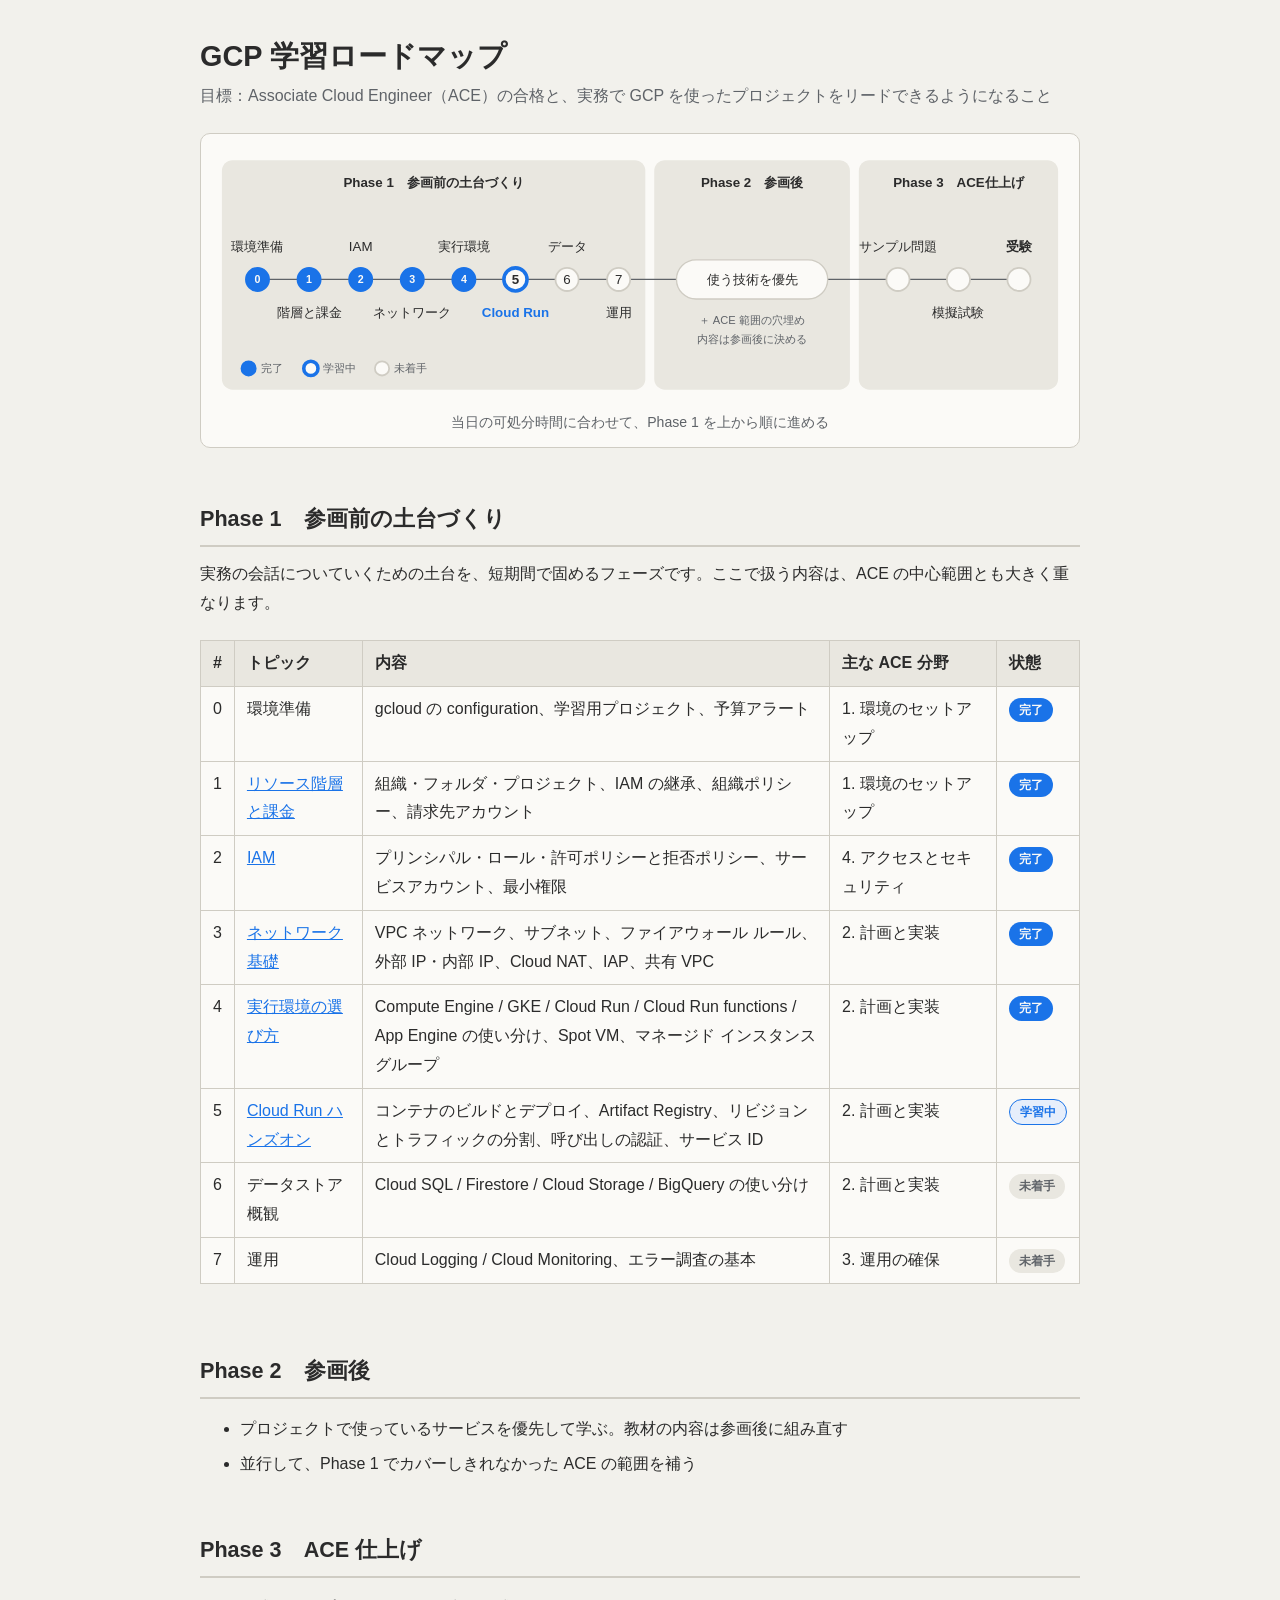
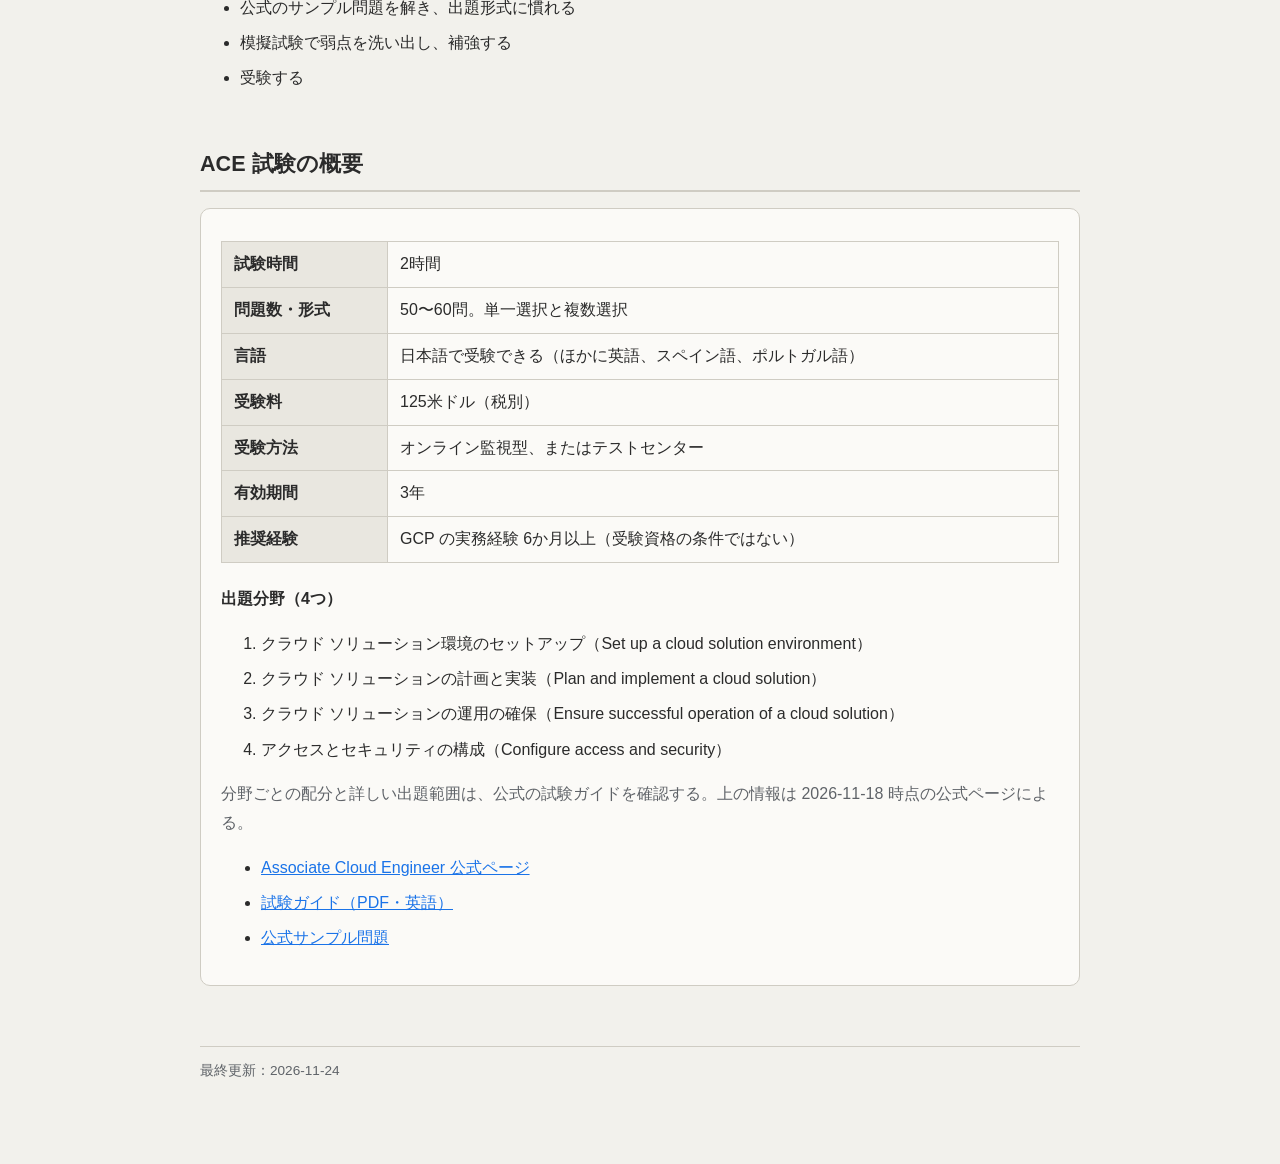
<file: index.html>
<!DOCTYPE html>
<html lang="ja">
<head>
<meta charset="utf-8">
<meta name="viewport" content="width=device-width, initial-scale=1">
<title>GCP 学習ロードマップ</title>
<link rel="stylesheet" href="assets/style.css">
</head>
<body>
<main>

<h1>GCP 学習ロードマップ</h1>
<p class="lead">目標：Associate Cloud Engineer（ACE）の合格と、実務で GCP を使ったプロジェクトをリードできるようになること</p>

<figure class="diagram">
<svg viewBox="0 0 960 290" role="img" aria-labelledby="rm-title">
  <title id="rm-title">学習ロードマップ：Phase 1 参画前の土台づくり（8トピック）、Phase 2 参画後、Phase 3 ACE仕上げ</title>
  <!-- フェーズの帯 -->
  <rect class="d-band" x="10" y="16" width="476" height="258" rx="12"/>
  <rect class="d-band" x="496" y="16" width="220" height="258" rx="12"/>
  <rect class="d-band" x="726" y="16" width="224" height="258" rx="12"/>
  <text class="d-t d-b" x="248" y="46" text-anchor="middle">Phase 1　参画前の土台づくり</text>
  <text class="d-t d-b" x="606" y="46" text-anchor="middle">Phase 2　参画後</text>
  <text class="d-t d-b" x="838" y="46" text-anchor="middle">Phase 3　ACE仕上げ</text>

  <!-- 全体をつなぐ線 -->
  <line class="d-line" x1="50" y1="150" x2="910" y2="150"/>

  <!-- Phase 1 のノード（偶数は上、奇数は下にラベル） -->
  <a href="#t0"><circle class="node-done" cx="50" cy="150" r="13"/></a>
  <text class="d-on-accent" x="50" y="154" text-anchor="middle">0</text>
  <text class="d-t" x="50" y="118" text-anchor="middle">環境準備</text>

  <a href="lessons/01-resource-hierarchy.html"><circle class="node-done" cx="108" cy="150" r="13"/></a>
  <text class="d-on-accent" x="108" y="154" text-anchor="middle">1</text>
  <text class="d-t" x="108" y="192" text-anchor="middle">階層と課金</text>

  <a href="lessons/02-iam.html"><circle class="node-done" cx="166" cy="150" r="13"/></a>
  <text class="d-on-accent" x="166" y="154" text-anchor="middle">2</text>
  <text class="d-t" x="166" y="118" text-anchor="middle">IAM</text>

  <a href="lessons/03-network.html"><circle class="node-done" cx="224" cy="150" r="13"/></a>
  <text class="d-on-accent" x="224" y="154" text-anchor="middle">3</text>
  <text class="d-t" x="224" y="192" text-anchor="middle">ネットワーク</text>

  <a href="lessons/04-compute-options.html"><circle class="node-done" cx="282" cy="150" r="13"/></a>
  <text class="d-on-accent" x="282" y="154" text-anchor="middle">4</text>
  <text class="d-t" x="282" y="118" text-anchor="middle">実行環境</text>

  <a href="lessons/05-cloud-run.html"><circle class="node-current" cx="340" cy="150" r="13"/></a>
  <text class="d-t d-b" x="340" y="155" text-anchor="middle">5</text>
  <text class="d-t d-b d-c-accent" x="340" y="192" text-anchor="middle">Cloud Run</text>

  <circle class="node-todo" cx="398" cy="150" r="13"/>
  <text class="d-t" x="398" y="155" text-anchor="middle">6</text>
  <text class="d-t" x="398" y="118" text-anchor="middle">データ</text>

  <circle class="node-todo" cx="456" cy="150" r="13"/>
  <text class="d-t" x="456" y="155" text-anchor="middle">7</text>
  <text class="d-t" x="456" y="192" text-anchor="middle">運用</text>

  <!-- Phase 2 -->
  <rect class="d-box" x="521" y="128" width="170" height="44" rx="22"/>
  <text class="d-t" x="606" y="155" text-anchor="middle">使う技術を優先</text>
  <text class="d-s" x="606" y="200" text-anchor="middle">＋ ACE 範囲の穴埋め</text>
  <text class="d-s" x="606" y="222" text-anchor="middle">内容は参画後に決める</text>

  <!-- Phase 3 -->
  <circle class="node-todo" cx="770" cy="150" r="13"/>
  <text class="d-t" x="770" y="118" text-anchor="middle">サンプル問題</text>
  <circle class="node-todo" cx="838" cy="150" r="13"/>
  <text class="d-t" x="838" y="192" text-anchor="middle">模擬試験</text>
  <circle class="node-todo" cx="906" cy="150" r="13"/>
  <text class="d-t d-b" x="906" y="118" text-anchor="middle">受験</text>

  <!-- 凡例 -->
  <circle class="node-done" cx="40" cy="250" r="8"/>
  <text class="d-s" x="54" y="254">完了</text>
  <circle class="node-current" cx="110" cy="250" r="8"/>
  <text class="d-s" x="124" y="254">学習中</text>
  <circle class="node-todo" cx="190" cy="250" r="8"/>
  <text class="d-s" x="204" y="254">未着手</text>
</svg>
<figcaption>当日の可処分時間に合わせて、Phase 1 を上から順に進める</figcaption>
</figure>

<h2>Phase 1　参画前の土台づくり</h2>
<p>実務の会話についていくための土台を、短期間で固めるフェーズです。ここで扱う内容は、ACE の中心範囲とも大きく重なります。</p>

<div class="table-wrap">
<table>
  <thead>
    <tr><th>#</th><th>トピック</th><th>内容</th><th>主な ACE 分野</th><th>状態</th></tr>
  </thead>
  <tbody>
    <tr id="t0">
      <td>0</td><td>環境準備</td>
      <td>gcloud の configuration、学習用プロジェクト、予算アラート</td>
      <td>1. 環境のセットアップ</td>
      <td><span class="badge done">完了</span></td>
    </tr>
    <tr>
      <td>1</td><td><a href="lessons/01-resource-hierarchy.html">リソース階層と課金</a></td>
      <td>組織・フォルダ・プロジェクト、IAM の継承、組織ポリシー、請求先アカウント</td>
      <td>1. 環境のセットアップ</td>
      <td><span class="badge done">完了</span></td>
    </tr>
    <tr>
      <td>2</td><td><a href="lessons/02-iam.html">IAM</a></td>
      <td>プリンシパル・ロール・許可ポリシーと拒否ポリシー、サービスアカウント、最小権限</td>
      <td>4. アクセスとセキュリティ</td>
      <td><span class="badge done">完了</span></td>
    </tr>
    <tr>
      <td>3</td><td><a href="lessons/03-network.html">ネットワーク基礎</a></td>
      <td>VPC ネットワーク、サブネット、ファイアウォール ルール、外部 IP・内部 IP、Cloud NAT、IAP、共有 VPC</td>
      <td>2. 計画と実装</td>
      <td><span class="badge done">完了</span></td>
    </tr>
    <tr>
      <td>4</td><td><a href="lessons/04-compute-options.html">実行環境の選び方</a></td>
      <td>Compute Engine / GKE / Cloud Run / Cloud Run functions / App Engine の使い分け、Spot VM、マネージド インスタンス グループ</td>
      <td>2. 計画と実装</td>
      <td><span class="badge done">完了</span></td>
    </tr>
    <tr>
      <td>5</td><td><a href="lessons/05-cloud-run.html">Cloud Run ハンズオン</a></td>
      <td>コンテナのビルドとデプロイ、Artifact Registry、リビジョンとトラフィックの分割、呼び出しの認証、サービス ID</td>
      <td>2. 計画と実装</td>
      <td><span class="badge current">学習中</span></td>
    </tr>
    <tr>
      <td>6</td><td>データストア概観</td>
      <td>Cloud SQL / Firestore / Cloud Storage / BigQuery の使い分け</td>
      <td>2. 計画と実装</td>
      <td><span class="badge todo">未着手</span></td>
    </tr>
    <tr>
      <td>7</td><td>運用</td>
      <td>Cloud Logging / Cloud Monitoring、エラー調査の基本</td>
      <td>3. 運用の確保</td>
      <td><span class="badge todo">未着手</span></td>
    </tr>
  </tbody>
</table>
</div>

<h2>Phase 2　参画後</h2>
<ul>
  <li>プロジェクトで使っているサービスを優先して学ぶ。教材の内容は参画後に組み直す</li>
  <li>並行して、Phase 1 でカバーしきれなかった ACE の範囲を補う</li>
</ul>

<h2>Phase 3　ACE 仕上げ</h2>
<ul>
  <li>公式のサンプル問題を解き、出題形式に慣れる</li>
  <li>模擬試験で弱点を洗い出し、補強する</li>
  <li>受験する</li>
</ul>

<h2>ACE 試験の概要</h2>
<div class="card">
<div class="table-wrap">
<table>
  <tbody>
    <tr><th>試験時間</th><td>2時間</td></tr>
    <tr><th>問題数・形式</th><td>50〜60問。単一選択と複数選択</td></tr>
    <tr><th>言語</th><td>日本語で受験できる（ほかに英語、スペイン語、ポルトガル語）</td></tr>
    <tr><th>受験料</th><td>125米ドル（税別）</td></tr>
    <tr><th>受験方法</th><td>オンライン監視型、またはテストセンター</td></tr>
    <tr><th>有効期間</th><td>3年</td></tr>
    <tr><th>推奨経験</th><td>GCP の実務経験 6か月以上（受験資格の条件ではない）</td></tr>
  </tbody>
</table>
</div>
<p><strong>出題分野（4つ）</strong></p>
<ol>
  <li>クラウド ソリューション環境のセットアップ（Set up a cloud solution environment）</li>
  <li>クラウド ソリューションの計画と実装（Plan and implement a cloud solution）</li>
  <li>クラウド ソリューションの運用の確保（Ensure successful operation of a cloud solution）</li>
  <li>アクセスとセキュリティの構成（Configure access and security）</li>
</ol>
<p class="lead">分野ごとの配分と詳しい出題範囲は、公式の試験ガイドを確認する。上の情報は 2026-11-18 時点の公式ページによる。</p>
<ul>
  <li><a href="https://cloud.google.com/learn/certification/cloud-engineer">Associate Cloud Engineer 公式ページ</a></li>
  <li><a href="https://services.google.com/fh/files/misc/associate_cloud_engineer_exam_guide_english.pdf">試験ガイド（PDF・英語）</a></li>
  <li><a href="https://docs.google.com/forms/d/e/1FAIpQLSfexWKtXT2OSFJ-obA4iT3GmzgiOCGvjrT9OfxilWC1yPtmfQ/viewform">公式サンプル問題</a></li>
</ul>
</div>

<footer>最終更新：2026-11-24</footer>
</main>
</body>
</html>
</file>
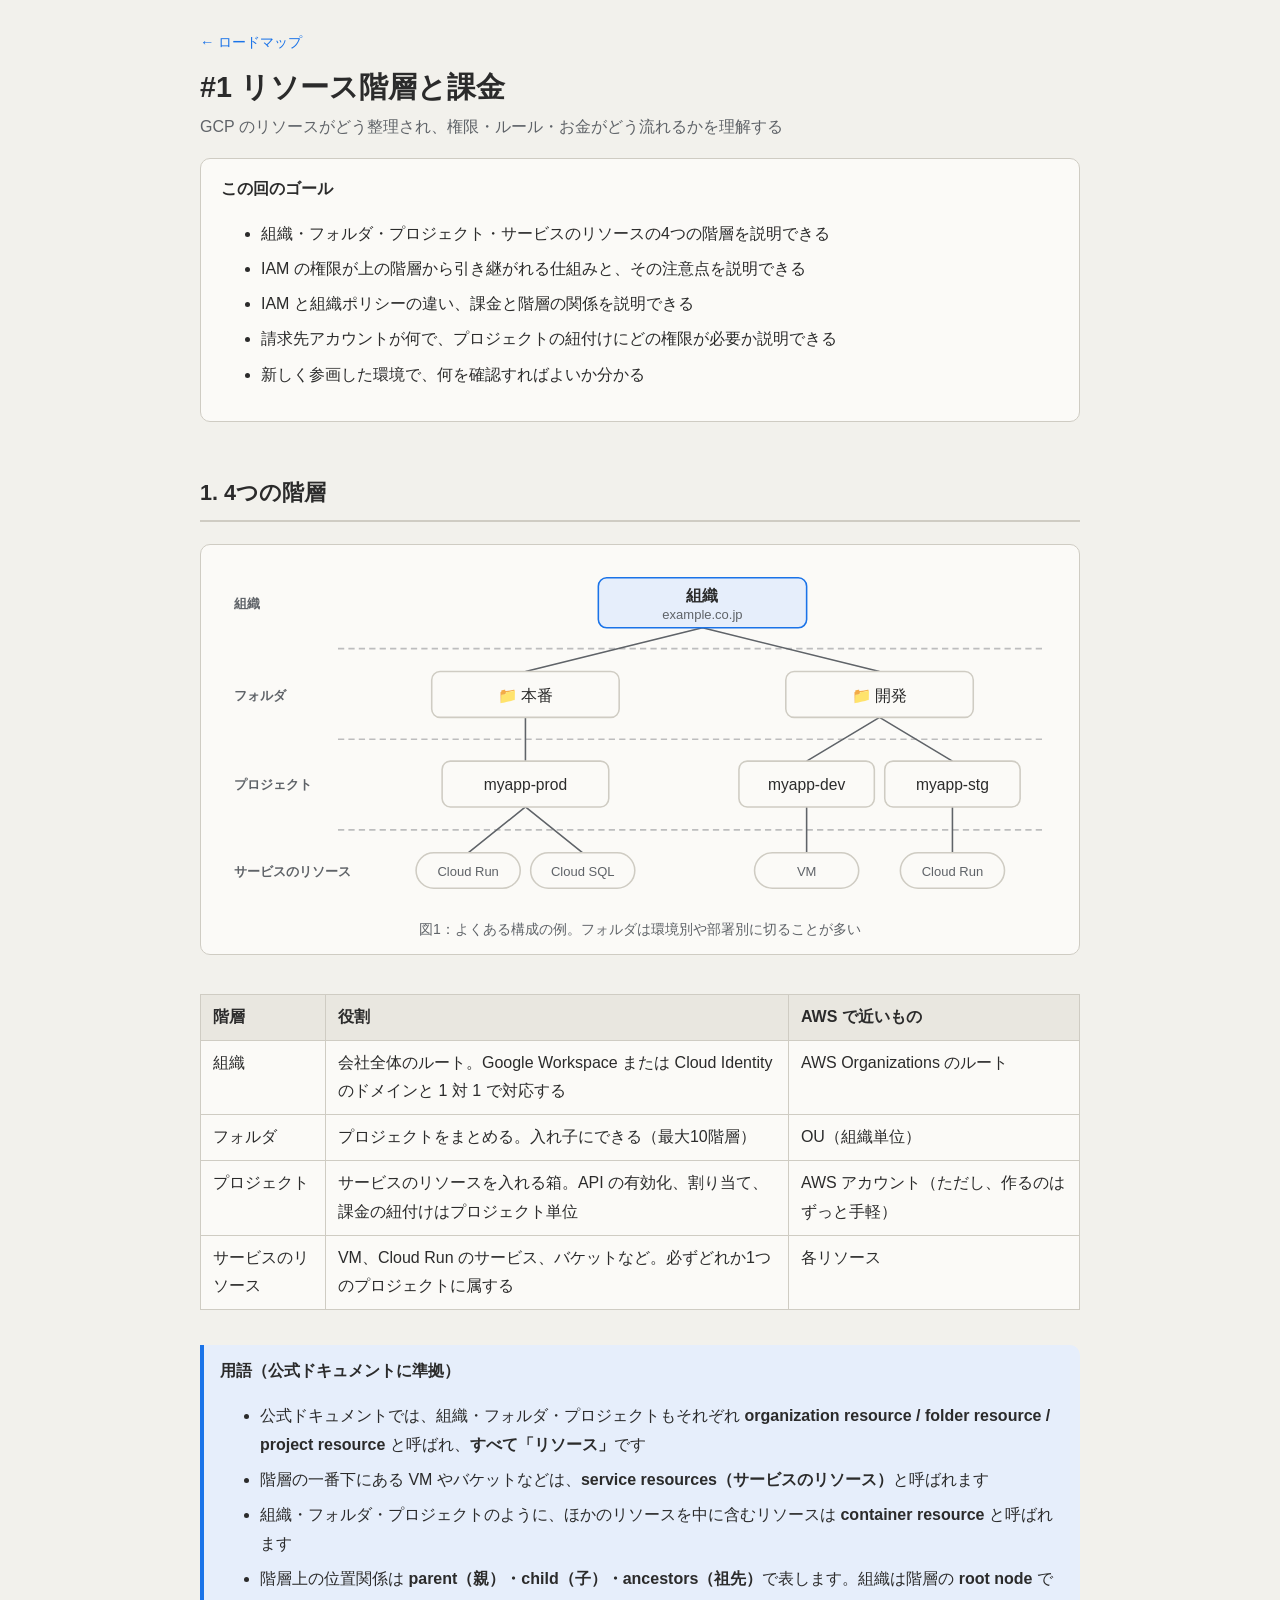
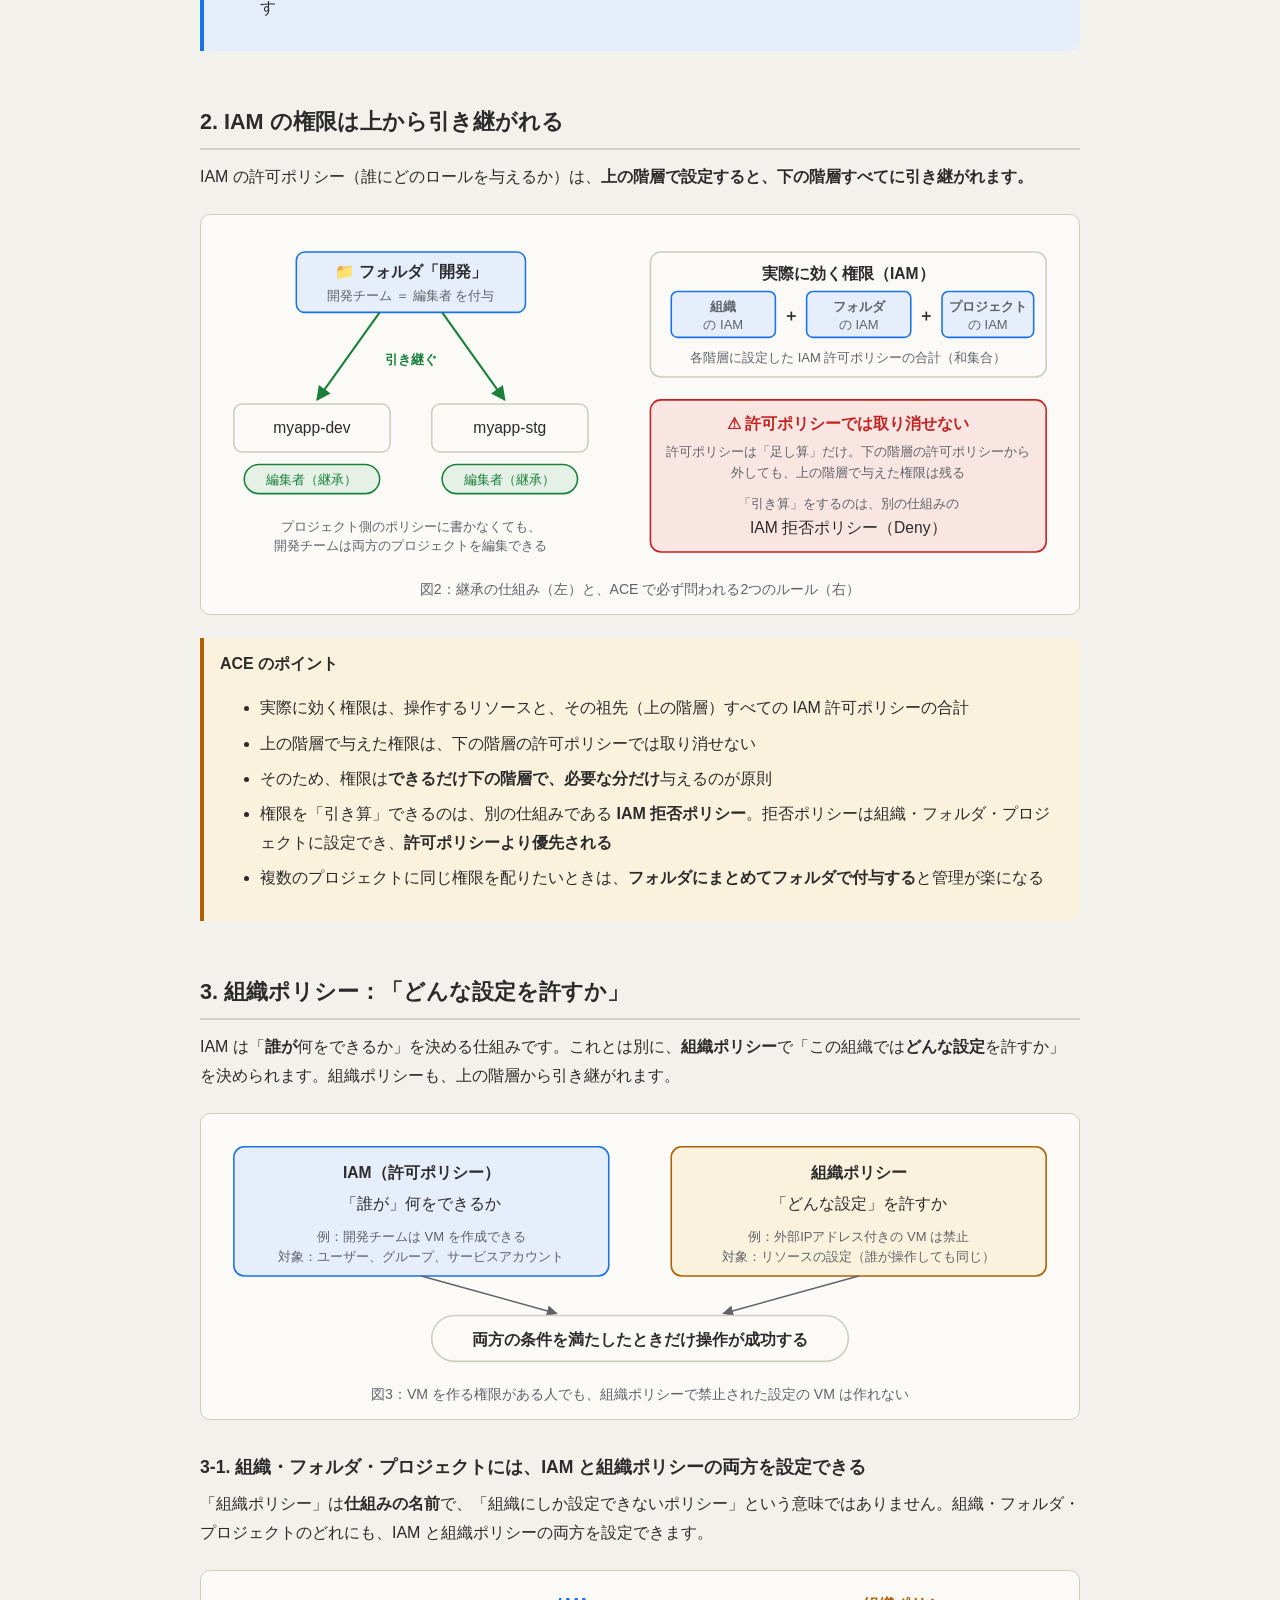
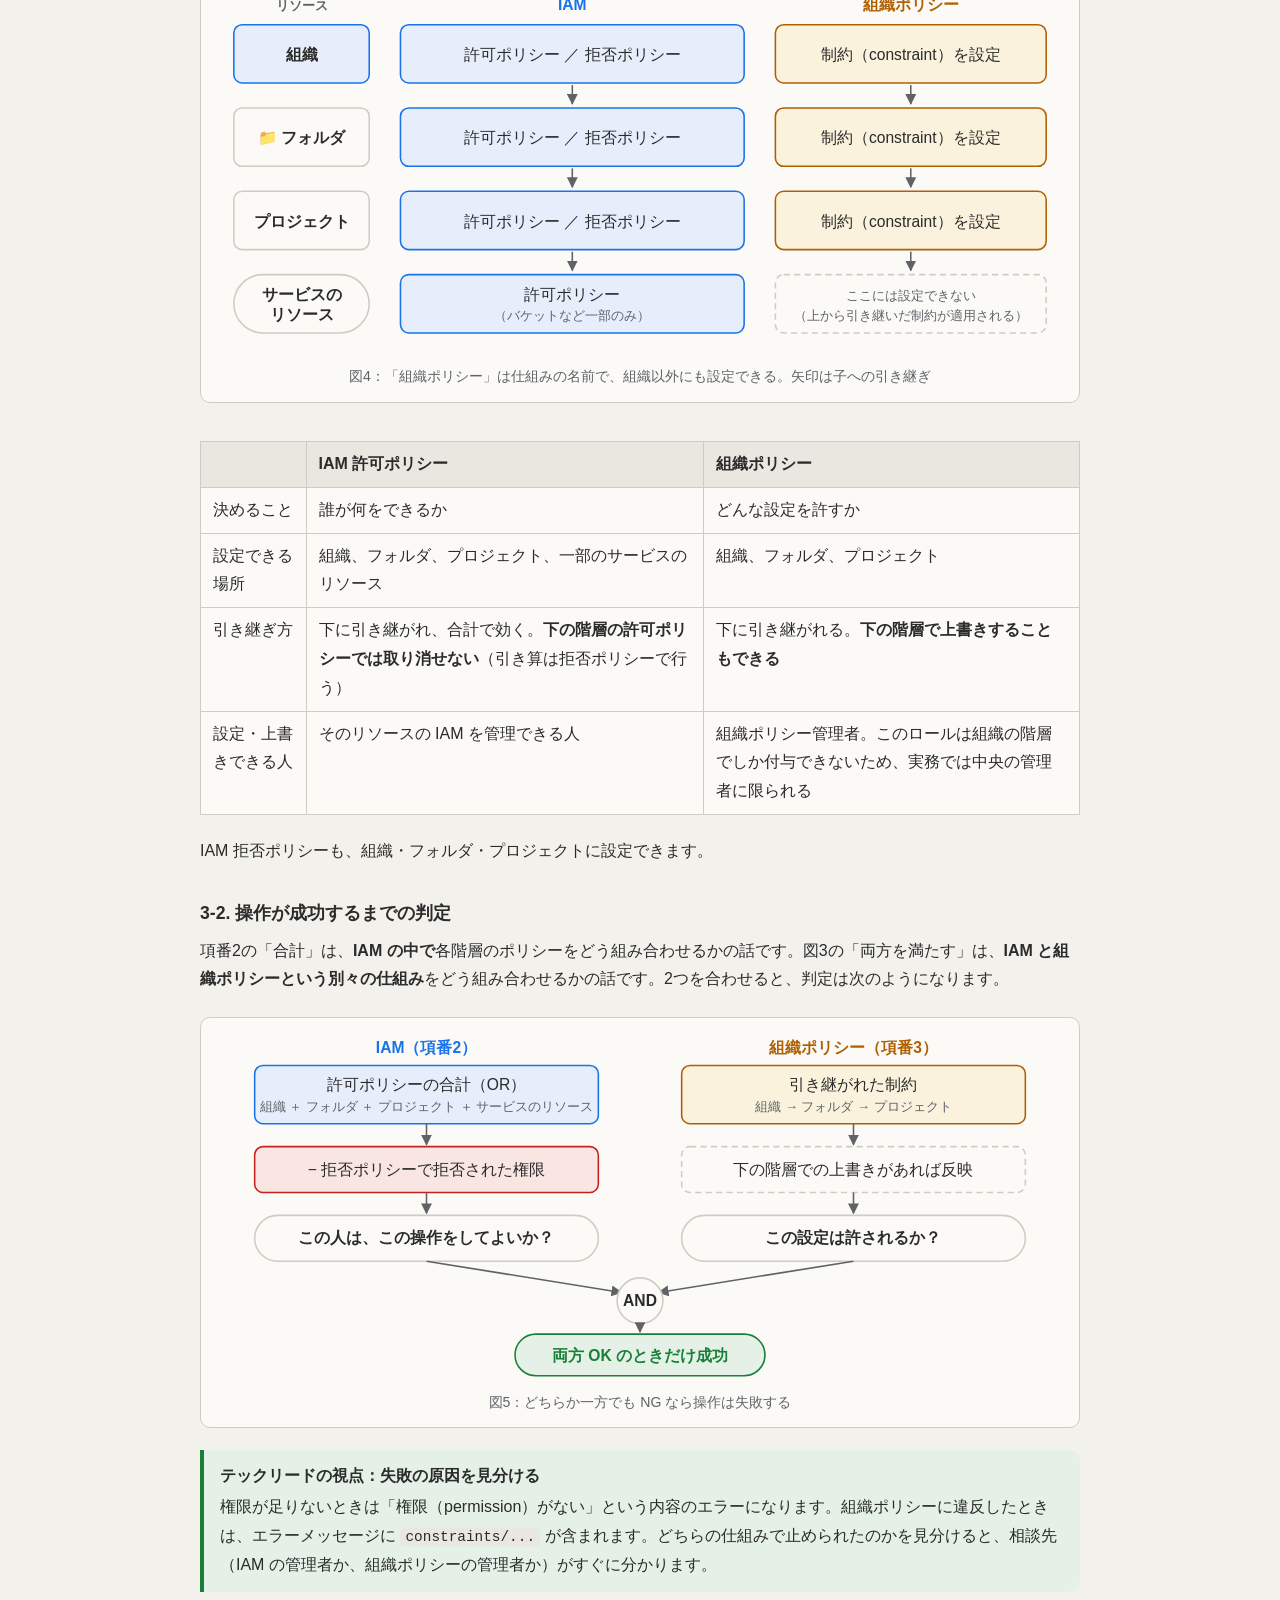
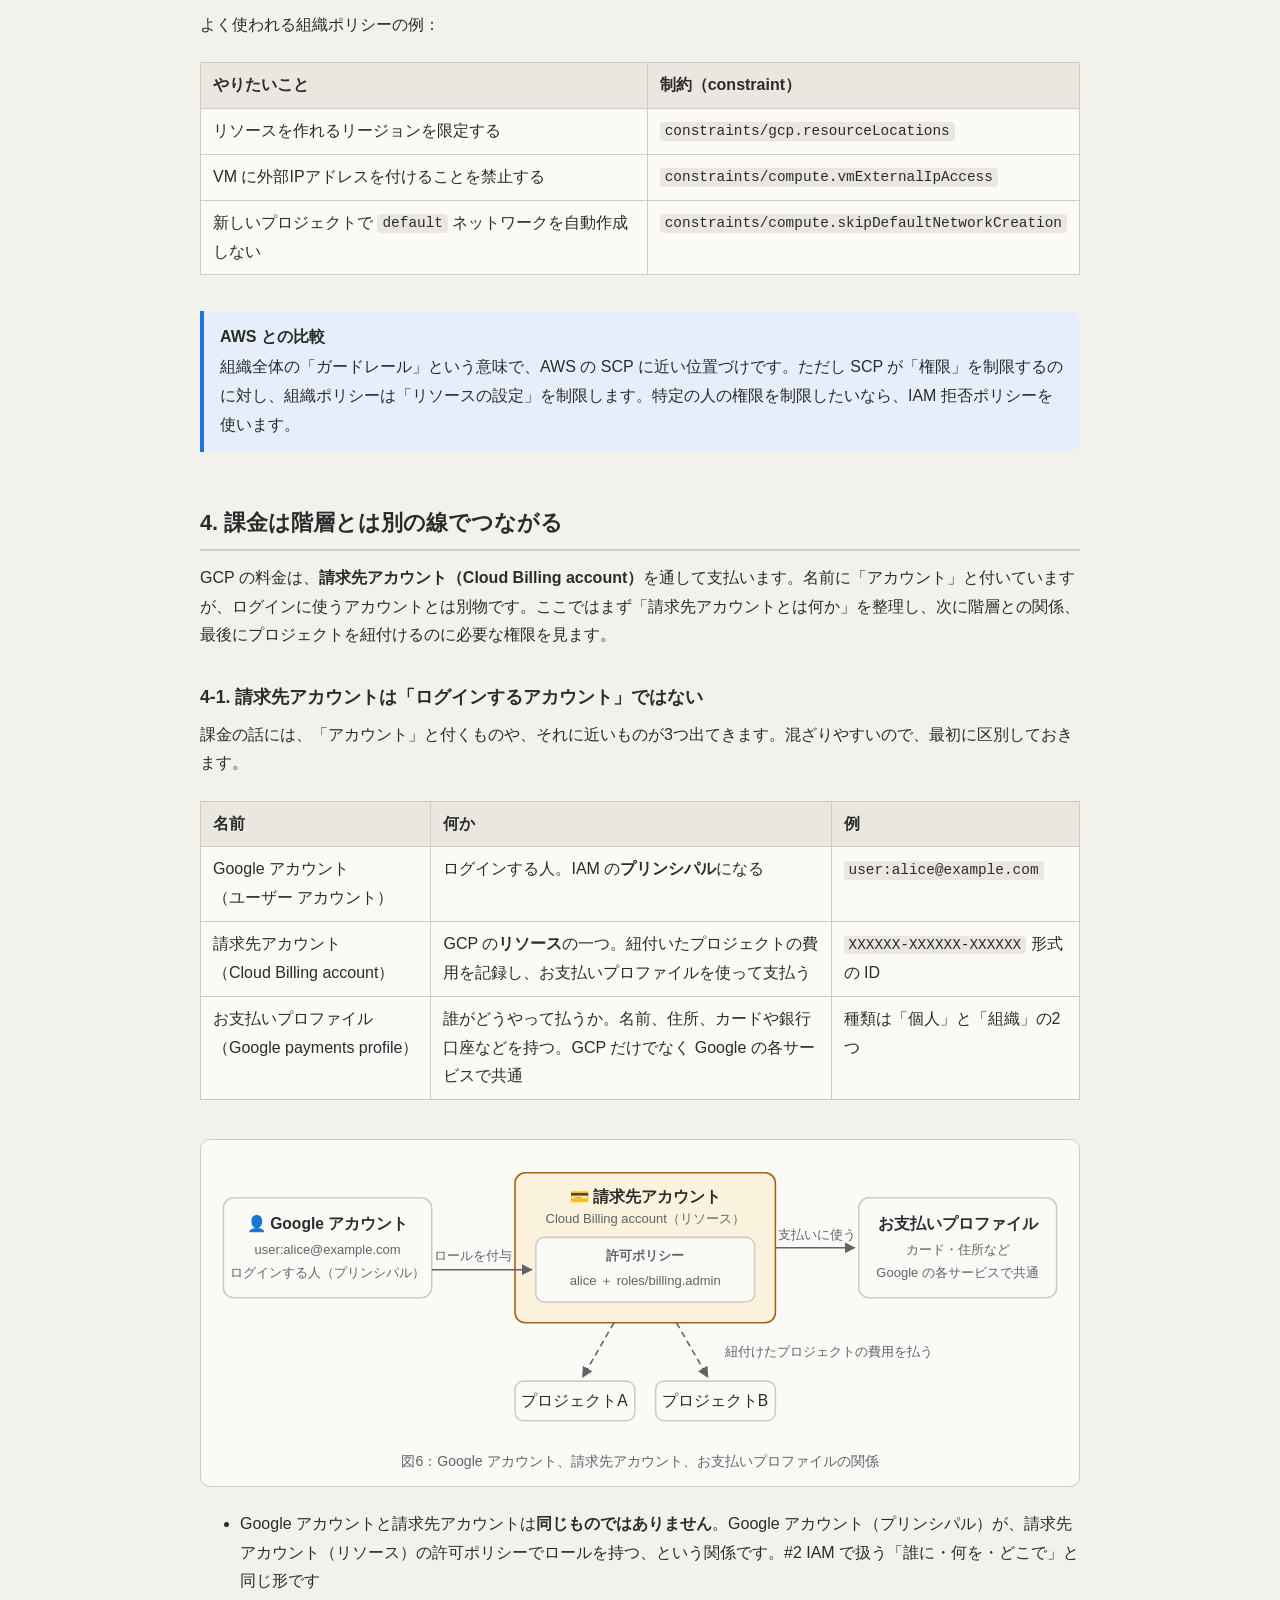
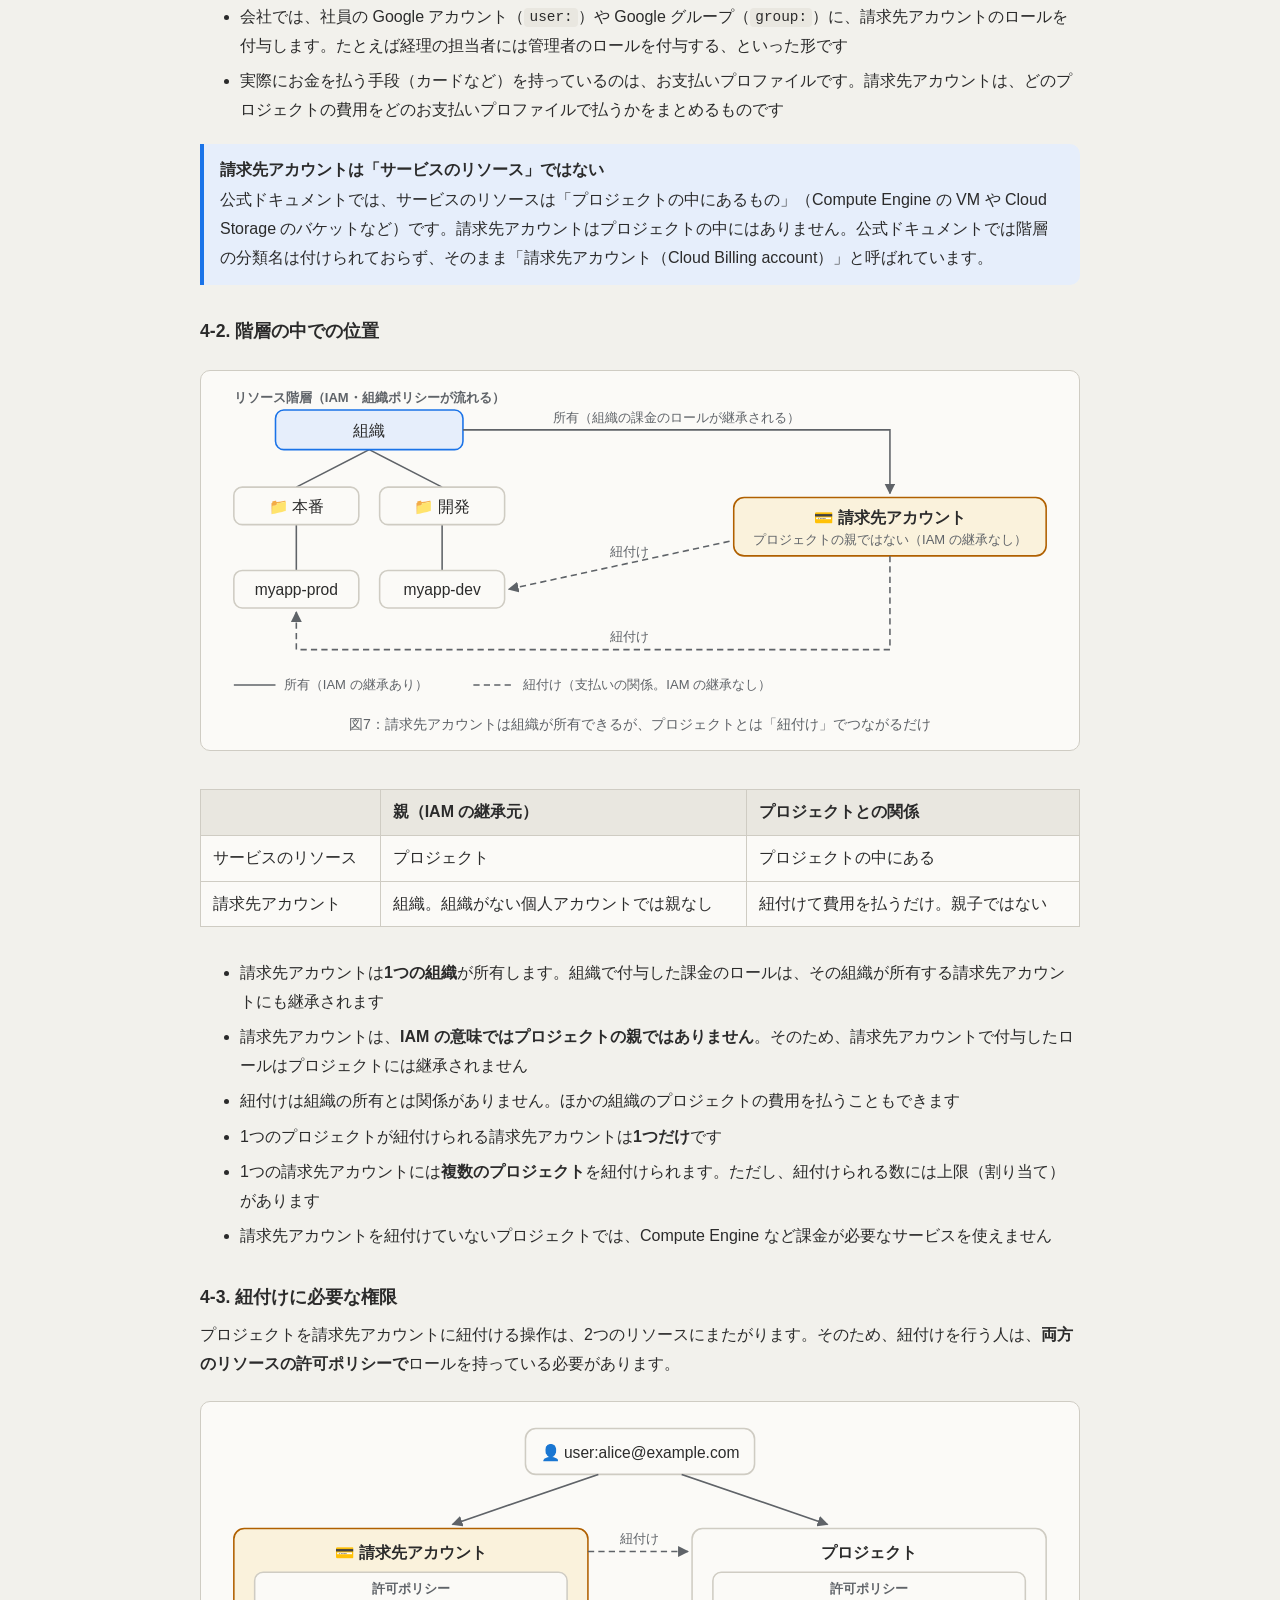
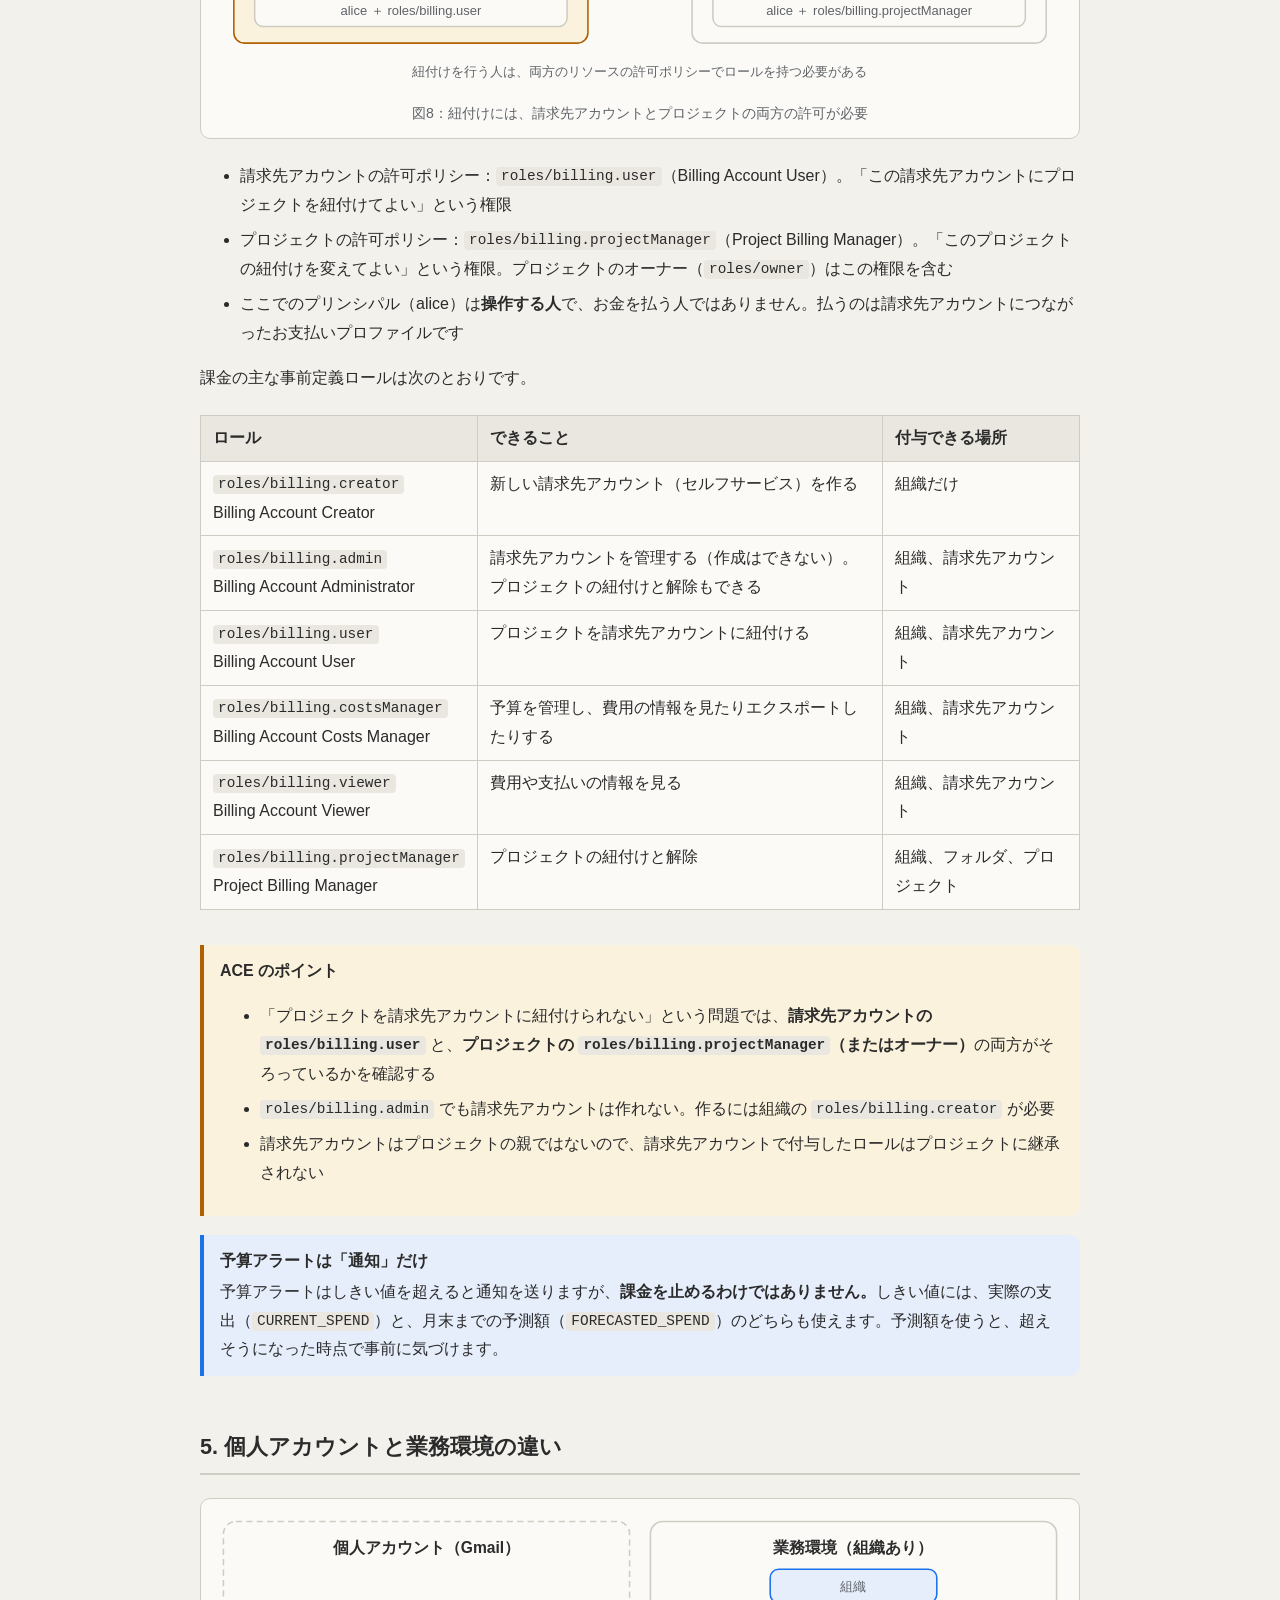
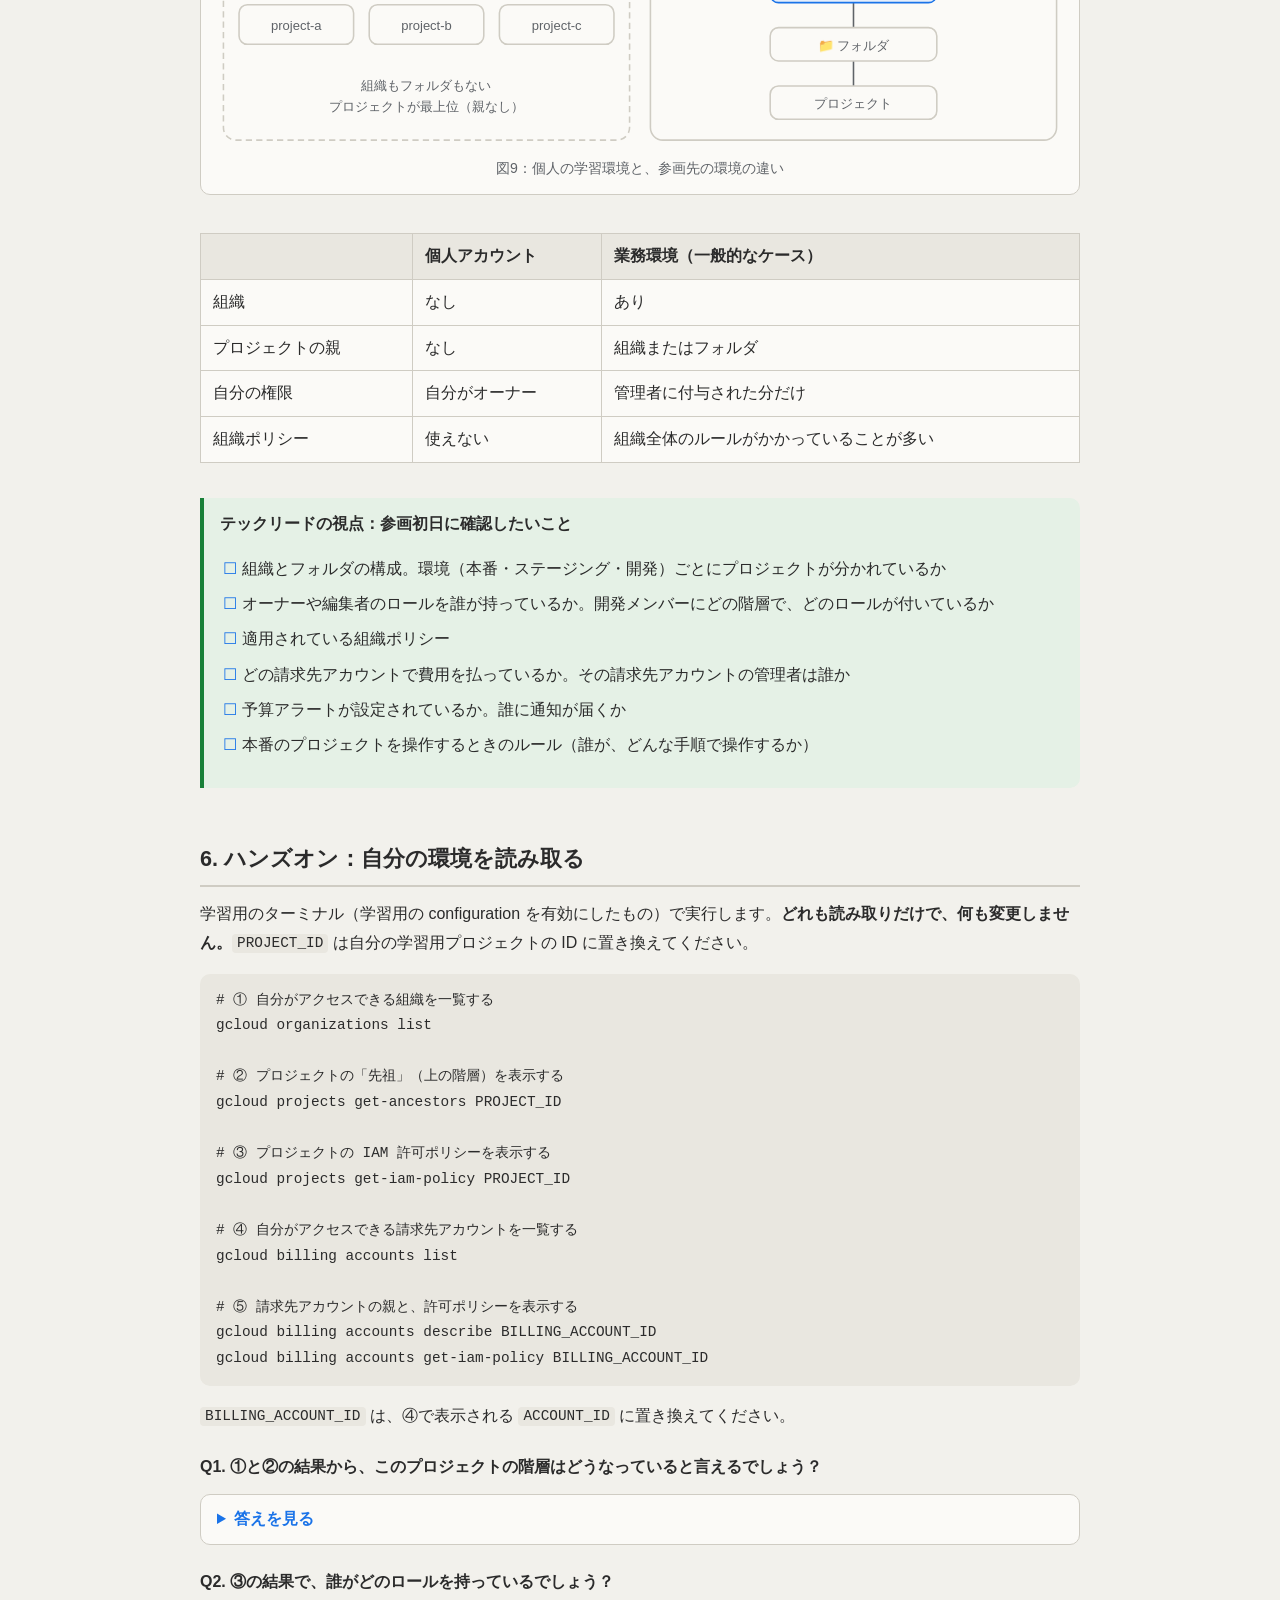
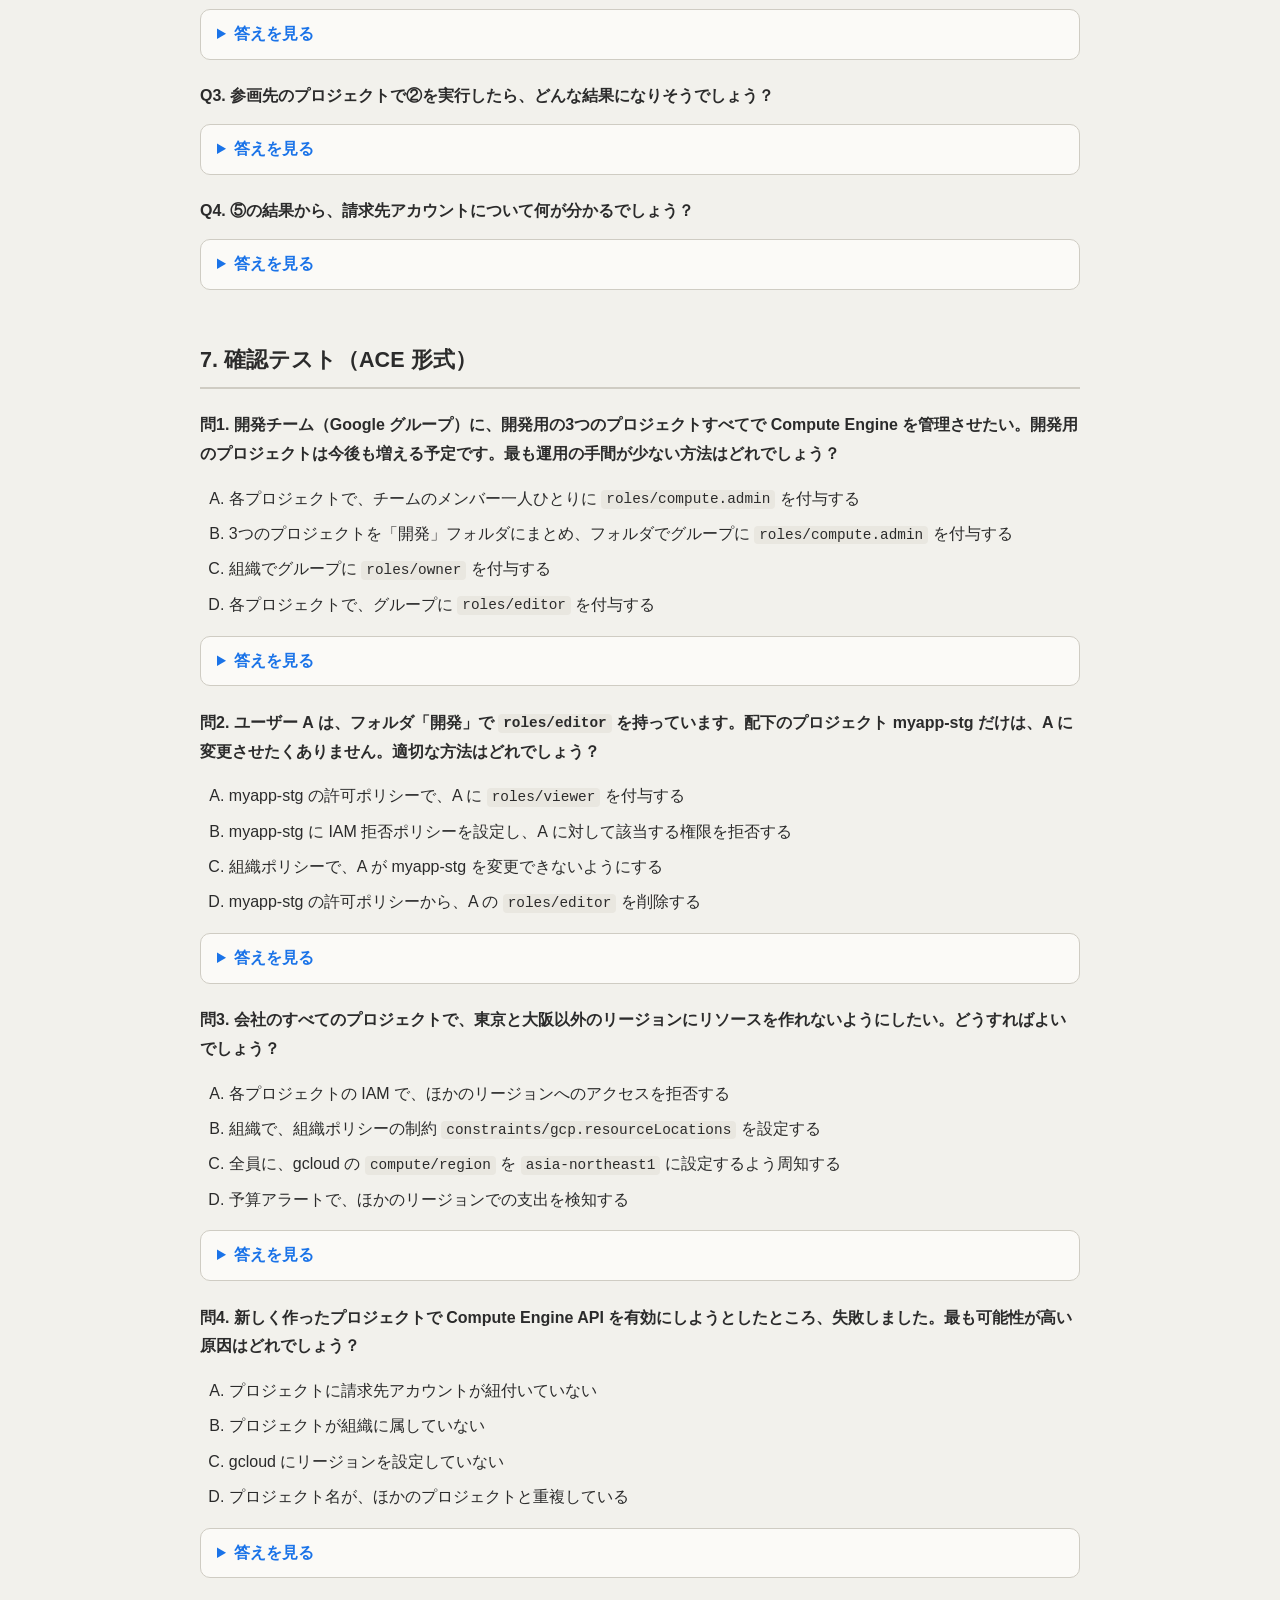
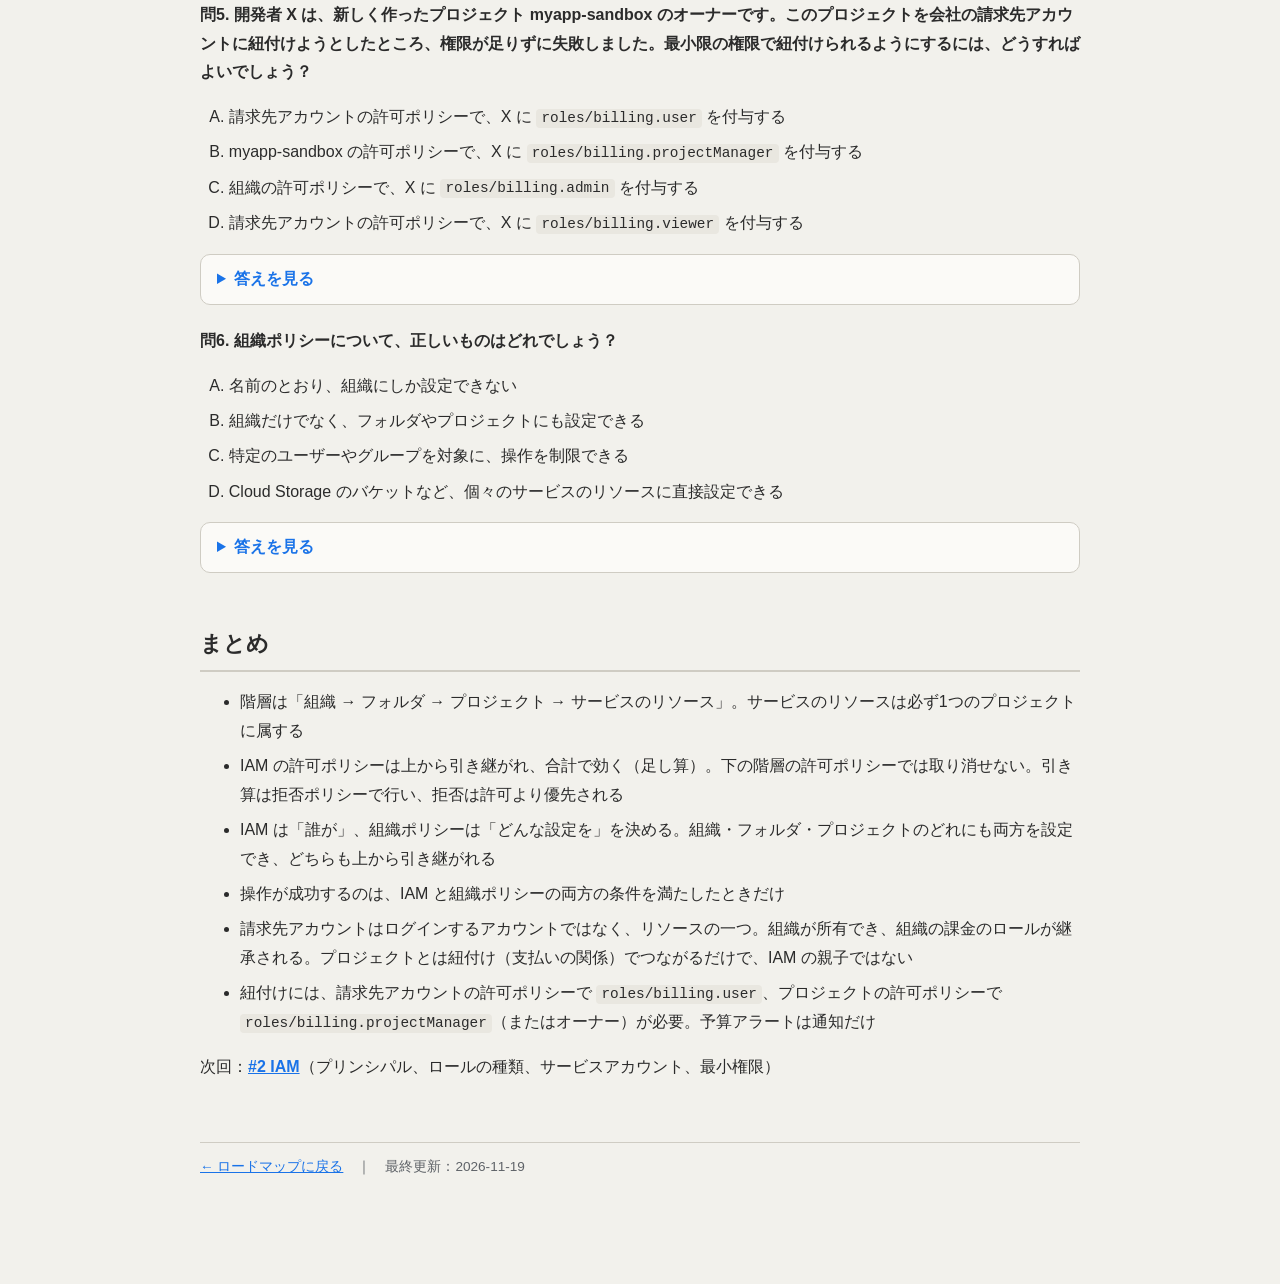
<file: lessons/01-resource-hierarchy.html>
<!DOCTYPE html>
<html lang="ja">
<head>
<meta charset="utf-8">
<meta name="viewport" content="width=device-width, initial-scale=1">
<title>#1 リソース階層と課金 | GCP 学習</title>
<link rel="stylesheet" href="../assets/style.css">
</head>
<body>

<!-- 矢印の定義（ページ内の全 SVG で共有） -->
<svg width="0" height="0" style="position:absolute" aria-hidden="true">
  <defs>
    <marker id="arr" viewBox="0 0 10 10" refX="9" refY="5" markerWidth="7" markerHeight="7" orient="auto-start-reverse">
      <path class="d-arrowhead" d="M0,0 L10,5 L0,10 z"/>
    </marker>
    <marker id="arr-ok" viewBox="0 0 10 10" refX="9" refY="5" markerWidth="7" markerHeight="7" orient="auto-start-reverse">
      <path class="d-arrowhead-ok" d="M0,0 L10,5 L0,10 z"/>
    </marker>
  </defs>
</svg>

<main>
<p class="breadcrumb"><a href="../index.html">← ロードマップ</a></p>
<h1>#1 リソース階層と課金</h1>
<p class="lead">GCP のリソースがどう整理され、権限・ルール・お金がどう流れるかを理解する</p>

<div class="card">
<strong>この回のゴール</strong>
<ul>
  <li>組織・フォルダ・プロジェクト・サービスのリソースの4つの階層を説明できる</li>
  <li>IAM の権限が上の階層から引き継がれる仕組みと、その注意点を説明できる</li>
  <li>IAM と組織ポリシーの違い、課金と階層の関係を説明できる</li>
  <li>請求先アカウントが何で、プロジェクトの紐付けにどの権限が必要か説明できる</li>
  <li>新しく参画した環境で、何を確認すればよいか分かる</li>
</ul>
</div>

<!-- ============================================================ -->
<h2>1. 4つの階層</h2>

<figure class="diagram">
<svg viewBox="0 0 820 340" role="img" aria-labelledby="f1-title">
  <title id="f1-title">リソース階層：組織の下にフォルダ（本番・開発）、その下にプロジェクト、その下にリソースがある</title>
  <!-- 階層名 -->
  <text class="d-s d-b" x="20" y="49">組織</text>
  <text class="d-s d-b" x="20" y="137">フォルダ</text>
  <text class="d-s d-b" x="20" y="223">プロジェクト</text>
  <text class="d-s d-b" x="20" y="306">サービスのリソース</text>
  <line class="d-line d-dashed" x1="120" y1="88" x2="800" y2="88" opacity="0.4"/>
  <line class="d-line d-dashed" x1="120" y1="175" x2="800" y2="175" opacity="0.4"/>
  <line class="d-line d-dashed" x1="120" y1="262" x2="800" y2="262" opacity="0.4"/>

  <!-- 接続線 -->
  <path class="d-line" d="M470,68 L300,110 M470,68 L640,110"/>
  <path class="d-line" d="M300,154 L300,196 M640,154 L570,196 M640,154 L710,196"/>
  <path class="d-line" d="M300,240 L245,284 M300,240 L355,284 M570,240 L570,284 M710,240 L710,284"/>

  <!-- 組織 -->
  <rect class="d-accent" x="370" y="20" width="200" height="48" rx="8"/>
  <text class="d-t d-b" x="470" y="42" text-anchor="middle">組織</text>
  <text class="d-s" x="470" y="60" text-anchor="middle">example.co.jp</text>

  <!-- フォルダ -->
  <rect class="d-box" x="210" y="110" width="180" height="44" rx="8"/>
  <text class="d-t" x="300" y="138" text-anchor="middle">📁 本番</text>
  <rect class="d-box" x="550" y="110" width="180" height="44" rx="8"/>
  <text class="d-t" x="640" y="138" text-anchor="middle">📁 開発</text>

  <!-- プロジェクト -->
  <rect class="d-box" x="220" y="196" width="160" height="44" rx="8"/>
  <text class="d-t" x="300" y="224" text-anchor="middle">myapp-prod</text>
  <rect class="d-box" x="505" y="196" width="130" height="44" rx="8"/>
  <text class="d-t" x="570" y="224" text-anchor="middle">myapp-dev</text>
  <rect class="d-box" x="645" y="196" width="130" height="44" rx="8"/>
  <text class="d-t" x="710" y="224" text-anchor="middle">myapp-stg</text>

  <!-- リソース -->
  <rect class="d-box" x="195" y="284" width="100" height="34" rx="17"/>
  <text class="d-s" x="245" y="306" text-anchor="middle">Cloud Run</text>
  <rect class="d-box" x="305" y="284" width="100" height="34" rx="17"/>
  <text class="d-s" x="355" y="306" text-anchor="middle">Cloud SQL</text>
  <rect class="d-box" x="520" y="284" width="100" height="34" rx="17"/>
  <text class="d-s" x="570" y="306" text-anchor="middle">VM</text>
  <rect class="d-box" x="660" y="284" width="100" height="34" rx="17"/>
  <text class="d-s" x="710" y="306" text-anchor="middle">Cloud Run</text>
</svg>
<figcaption>図1：よくある構成の例。フォルダは環境別や部署別に切ることが多い</figcaption>
</figure>

<div class="table-wrap">
<table>
  <thead><tr><th>階層</th><th>役割</th><th>AWS で近いもの</th></tr></thead>
  <tbody>
    <tr><td>組織</td><td>会社全体のルート。Google Workspace または Cloud Identity のドメインと 1 対 1 で対応する</td><td>AWS Organizations のルート</td></tr>
    <tr><td>フォルダ</td><td>プロジェクトをまとめる。入れ子にできる（最大10階層）</td><td>OU（組織単位）</td></tr>
    <tr><td>プロジェクト</td><td>サービスのリソースを入れる箱。API の有効化、割り当て、課金の紐付けはプロジェクト単位</td><td>AWS アカウント（ただし、作るのはずっと手軽）</td></tr>
    <tr><td>サービスのリソース</td><td>VM、Cloud Run のサービス、バケットなど。必ずどれか1つのプロジェクトに属する</td><td>各リソース</td></tr>
  </tbody>
</table>
</div>

<div class="callout">
<strong>用語（公式ドキュメントに準拠）</strong>
<ul>
  <li>公式ドキュメントでは、組織・フォルダ・プロジェクトもそれぞれ <strong>organization resource / folder resource / project resource</strong> と呼ばれ、<strong>すべて「リソース」</strong>です</li>
  <li>階層の一番下にある VM やバケットなどは、<strong>service resources（サービスのリソース）</strong>と呼ばれます</li>
  <li>組織・フォルダ・プロジェクトのように、ほかのリソースを中に含むリソースは <strong>container resource</strong> と呼ばれます</li>
  <li>階層上の位置関係は <strong>parent（親）・child（子）・ancestors（祖先）</strong>で表します。組織は階層の <strong>root node</strong> です</li>
</ul>
</div>

<!-- ============================================================ -->
<h2>2. IAM の権限は上から引き継がれる</h2>
<p>IAM の許可ポリシー（誰にどのロールを与えるか）は、<strong>上の階層で設定すると、下の階層すべてに引き継がれます。</strong></p>

<figure class="diagram">
<svg viewBox="0 0 820 330" role="img" aria-labelledby="f2-title">
  <title id="f2-title">IAMの継承：フォルダで付与した編集者ロールが配下のプロジェクトに引き継がれる。実際に効く権限は各階層のIAM許可ポリシーの合計で、下の階層の許可ポリシーでは取り消せない。引き算をするのは拒否ポリシー</title>
  <!-- 左：継承の例 -->
  <rect class="d-accent" x="80" y="24" width="220" height="58" rx="8"/>
  <text class="d-t d-b" x="190" y="48" text-anchor="middle">📁 フォルダ「開発」</text>
  <text class="d-s" x="190" y="70" text-anchor="middle">開発チーム ＝ 編集者 を付与</text>

  <path class="d-line-ok" d="M160,82 L100,166" marker-end="url(#arr-ok)"/>
  <path class="d-line-ok" d="M220,82 L280,166" marker-end="url(#arr-ok)"/>
  <text class="d-s d-c-ok d-b" x="190" y="132" text-anchor="middle">引き継ぐ</text>

  <rect class="d-box" x="20" y="170" width="150" height="46" rx="8"/>
  <text class="d-t" x="95" y="198" text-anchor="middle">myapp-dev</text>
  <rect class="d-box" x="210" y="170" width="150" height="46" rx="8"/>
  <text class="d-t" x="285" y="198" text-anchor="middle">myapp-stg</text>

  <rect class="d-ok" x="30" y="228" width="130" height="28" rx="14"/>
  <text class="d-s d-c-ok" x="95" y="247" text-anchor="middle">編集者（継承）</text>
  <rect class="d-ok" x="220" y="228" width="130" height="28" rx="14"/>
  <text class="d-s d-c-ok" x="285" y="247" text-anchor="middle">編集者（継承）</text>

  <text class="d-s" x="190" y="292" text-anchor="middle">プロジェクト側のポリシーに書かなくても、</text>
  <text class="d-s" x="190" y="310" text-anchor="middle">開発チームは両方のプロジェクトを編集できる</text>

  <!-- 右：ルール -->
  <rect class="d-box" x="420" y="24" width="380" height="120" rx="10"/>
  <text class="d-t d-b" x="610" y="50" text-anchor="middle">実際に効く権限（IAM）</text>
  <rect class="d-accent" x="440" y="62" width="100" height="44" rx="6"/>
  <text class="d-s d-b" x="490" y="81" text-anchor="middle">組織</text>
  <text class="d-s" x="490" y="98" text-anchor="middle">の IAM</text>
  <text class="d-t d-b" x="555" y="90" text-anchor="middle">＋</text>
  <rect class="d-accent" x="570" y="62" width="100" height="44" rx="6"/>
  <text class="d-s d-b" x="620" y="81" text-anchor="middle">フォルダ</text>
  <text class="d-s" x="620" y="98" text-anchor="middle">の IAM</text>
  <text class="d-t d-b" x="685" y="90" text-anchor="middle">＋</text>
  <rect class="d-accent" x="700" y="62" width="88" height="44" rx="6"/>
  <text class="d-s d-b" x="744" y="81" text-anchor="middle">プロジェクト</text>
  <text class="d-s" x="744" y="98" text-anchor="middle">の IAM</text>
  <text class="d-s" x="610" y="130" text-anchor="middle">各階層に設定した IAM 許可ポリシーの合計（和集合）</text>

  <rect class="d-warn" x="420" y="166" width="380" height="146" rx="10"/>
  <text class="d-t d-b d-c-warn" x="610" y="194" text-anchor="middle">⚠ 許可ポリシーでは取り消せない</text>
  <text class="d-s" x="610" y="220" text-anchor="middle">許可ポリシーは「足し算」だけ。下の階層の許可ポリシーから</text>
  <text class="d-s" x="610" y="240" text-anchor="middle">外しても、上の階層で与えた権限は残る</text>
  <text class="d-s" x="610" y="270" text-anchor="middle">「引き算」をするのは、別の仕組みの</text>
  <text class="d-t" x="610" y="294" text-anchor="middle">IAM 拒否ポリシー（Deny）</text>
</svg>
<figcaption>図2：継承の仕組み（左）と、ACE で必ず問われる2つのルール（右）</figcaption>
</figure>

<div class="callout ace">
<strong>ACE のポイント</strong>
<ul>
  <li>実際に効く権限は、操作するリソースと、その祖先（上の階層）すべての IAM 許可ポリシーの合計</li>
  <li>上の階層で与えた権限は、下の階層の許可ポリシーでは取り消せない</li>
  <li>そのため、権限は<strong>できるだけ下の階層で、必要な分だけ</strong>与えるのが原則</li>
  <li>権限を「引き算」できるのは、別の仕組みである <strong>IAM 拒否ポリシー</strong>。拒否ポリシーは組織・フォルダ・プロジェクトに設定でき、<strong>許可ポリシーより優先される</strong></li>
  <li>複数のプロジェクトに同じ権限を配りたいときは、<strong>フォルダにまとめてフォルダで付与する</strong>と管理が楽になる</li>
</ul>
</div>

<!-- ============================================================ -->
<h2>3. 組織ポリシー：「どんな設定を許すか」</h2>
<p>IAM は「<strong>誰が</strong>何をできるか」を決める仕組みです。これとは別に、<strong>組織ポリシー</strong>で「この組織では<strong>どんな設定</strong>を許すか」を決められます。組織ポリシーも、上の階層から引き継がれます。</p>

<figure class="diagram">
<svg viewBox="0 0 820 240" role="img" aria-labelledby="f3-title">
  <title id="f3-title">IAMは誰が何をできるか、組織ポリシーはどんな設定を許すかを決める。操作は両方を満たしたときだけ成功する</title>
  <rect class="d-accent" x="20" y="20" width="360" height="124" rx="10"/>
  <text class="d-t d-b" x="200" y="50" text-anchor="middle">IAM（許可ポリシー）</text>
  <text class="d-t" x="200" y="80" text-anchor="middle">「誰が」何をできるか</text>
  <text class="d-s" x="200" y="110" text-anchor="middle">例：開発チームは VM を作成できる</text>
  <text class="d-s" x="200" y="130" text-anchor="middle">対象：ユーザー、グループ、サービスアカウント</text>

  <rect class="d-note" x="440" y="20" width="360" height="124" rx="10"/>
  <text class="d-t d-b" x="620" y="50" text-anchor="middle">組織ポリシー</text>
  <text class="d-t" x="620" y="80" text-anchor="middle">「どんな設定」を許すか</text>
  <text class="d-s" x="620" y="110" text-anchor="middle">例：外部IPアドレス付きの VM は禁止</text>
  <text class="d-s" x="620" y="130" text-anchor="middle">対象：リソースの設定（誰が操作しても同じ）</text>

  <path class="d-line" d="M200,144 L330,180" marker-end="url(#arr)"/>
  <path class="d-line" d="M620,144 L490,180" marker-end="url(#arr)"/>
  <rect class="d-box" x="210" y="182" width="400" height="44" rx="22"/>
  <text class="d-t d-b" x="410" y="210" text-anchor="middle">両方の条件を満たしたときだけ操作が成功する</text>
</svg>
<figcaption>図3：VM を作る権限がある人でも、組織ポリシーで禁止された設定の VM は作れない</figcaption>
</figure>

<h3>3-1. 組織・フォルダ・プロジェクトには、IAM と組織ポリシーの両方を設定できる</h3>
<p>「組織ポリシー」は<strong>仕組みの名前</strong>で、「組織にしか設定できないポリシー」という意味ではありません。組織・フォルダ・プロジェクトのどれにも、IAM と組織ポリシーの両方を設定できます。</p>

<figure class="diagram">
<svg viewBox="0 0 820 360" role="img" aria-labelledby="f4-title">
  <title id="f4-title">組織、フォルダ、プロジェクトには、IAMポリシーと組織ポリシーの両方を設定できる。サービスのリソースにはIAM許可ポリシーだけを設定でき（一部のみ）、組織ポリシーは設定できないが上の制約が適用される</title>
  <!-- 列見出し -->
  <text class="d-s d-b" x="85" y="26" text-anchor="middle">リソース</text>
  <text class="d-t d-b d-c-accent" x="345" y="26" text-anchor="middle">IAM</text>
  <text class="d-t d-b d-c-note" x="670" y="26" text-anchor="middle">組織ポリシー</text>

  <!-- 引き継ぎの矢印 -->
  <path class="d-line" d="M345,98 L345,116" marker-end="url(#arr)"/>
  <path class="d-line" d="M345,178 L345,196" marker-end="url(#arr)"/>
  <path class="d-line" d="M345,258 L345,276" marker-end="url(#arr)"/>
  <path class="d-line" d="M670,98 L670,116" marker-end="url(#arr)"/>
  <path class="d-line" d="M670,178 L670,196" marker-end="url(#arr)"/>
  <path class="d-line" d="M670,258 L670,276" marker-end="url(#arr)"/>

  <!-- 組織 -->
  <rect class="d-accent" x="20" y="40" width="130" height="56" rx="8"/>
  <text class="d-t d-b" x="85" y="74" text-anchor="middle">組織</text>
  <rect class="d-accent" x="180" y="40" width="330" height="56" rx="8"/>
  <text class="d-t" x="345" y="74" text-anchor="middle">許可ポリシー ／ 拒否ポリシー</text>
  <rect class="d-note" x="540" y="40" width="260" height="56" rx="8"/>
  <text class="d-t" x="670" y="74" text-anchor="middle">制約（constraint）を設定</text>

  <!-- フォルダ -->
  <rect class="d-box" x="20" y="120" width="130" height="56" rx="8"/>
  <text class="d-t d-b" x="85" y="154" text-anchor="middle">📁 フォルダ</text>
  <rect class="d-accent" x="180" y="120" width="330" height="56" rx="8"/>
  <text class="d-t" x="345" y="154" text-anchor="middle">許可ポリシー ／ 拒否ポリシー</text>
  <rect class="d-note" x="540" y="120" width="260" height="56" rx="8"/>
  <text class="d-t" x="670" y="154" text-anchor="middle">制約（constraint）を設定</text>

  <!-- プロジェクト -->
  <rect class="d-box" x="20" y="200" width="130" height="56" rx="8"/>
  <text class="d-t d-b" x="85" y="234" text-anchor="middle">プロジェクト</text>
  <rect class="d-accent" x="180" y="200" width="330" height="56" rx="8"/>
  <text class="d-t" x="345" y="234" text-anchor="middle">許可ポリシー ／ 拒否ポリシー</text>
  <rect class="d-note" x="540" y="200" width="260" height="56" rx="8"/>
  <text class="d-t" x="670" y="234" text-anchor="middle">制約（constraint）を設定</text>

  <!-- リソース -->
  <rect class="d-box" x="20" y="280" width="130" height="56" rx="28"/>
  <text class="d-t d-b" x="85" y="304" text-anchor="middle">サービスの</text>
  <text class="d-t d-b" x="85" y="324" text-anchor="middle">リソース</text>
  <rect class="d-accent" x="180" y="280" width="330" height="56" rx="8"/>
  <text class="d-t" x="345" y="304" text-anchor="middle">許可ポリシー</text>
  <text class="d-s" x="345" y="324" text-anchor="middle">（バケットなど一部のみ）</text>
  <rect class="d-box d-dashed" x="540" y="280" width="260" height="56" rx="8"/>
  <text class="d-s" x="670" y="304" text-anchor="middle">ここには設定できない</text>
  <text class="d-s" x="670" y="324" text-anchor="middle">（上から引き継いだ制約が適用される）</text>
</svg>
<figcaption>図4：「組織ポリシー」は仕組みの名前で、組織以外にも設定できる。矢印は子への引き継ぎ</figcaption>
</figure>

<div class="table-wrap">
<table>
  <thead><tr><th></th><th>IAM 許可ポリシー</th><th>組織ポリシー</th></tr></thead>
  <tbody>
    <tr><td>決めること</td><td>誰が何をできるか</td><td>どんな設定を許すか</td></tr>
    <tr><td>設定できる場所</td><td>組織、フォルダ、プロジェクト、一部のサービスのリソース</td><td>組織、フォルダ、プロジェクト</td></tr>
    <tr><td>引き継ぎ方</td><td>下に引き継がれ、合計で効く。<strong>下の階層の許可ポリシーでは取り消せない</strong>（引き算は拒否ポリシーで行う）</td><td>下に引き継がれる。<strong>下の階層で上書きすることもできる</strong></td></tr>
    <tr><td>設定・上書きできる人</td><td>そのリソースの IAM を管理できる人</td><td>組織ポリシー管理者。このロールは組織の階層でしか付与できないため、実務では中央の管理者に限られる</td></tr>
  </tbody>
</table>
</div>
<p>IAM 拒否ポリシーも、組織・フォルダ・プロジェクトに設定できます。</p>

<h3>3-2. 操作が成功するまでの判定</h3>
<p>項番2の「合計」は、<strong>IAM の中で</strong>各階層のポリシーをどう組み合わせるかの話です。図3の「両方を満たす」は、<strong>IAM と組織ポリシーという別々の仕組み</strong>をどう組み合わせるかの話です。2つを合わせると、判定は次のようになります。</p>

<figure class="diagram">
<svg viewBox="0 0 820 340" role="img" aria-labelledby="f5-title">
  <title id="f5-title">判定の流れ：IAMでは各階層の許可ポリシーの合計から拒否ポリシーの分を除いて操作してよいかを判定する。組織ポリシーでは引き継がれた制約から設定が許されるかを判定する。両方がOKのときだけ操作が成功する</title>
  <!-- IAM 側 -->
  <text class="d-t d-b d-c-accent" x="205" y="22" text-anchor="middle">IAM（項番2）</text>
  <rect class="d-accent" x="40" y="34" width="330" height="56" rx="8"/>
  <text class="d-t" x="205" y="58" text-anchor="middle">許可ポリシーの合計（OR）</text>
  <text class="d-s" x="205" y="78" text-anchor="middle">組織 ＋ フォルダ ＋ プロジェクト ＋ サービスのリソース</text>
  <path class="d-line" d="M205,90 L205,110" marker-end="url(#arr)"/>
  <rect class="d-warn" x="40" y="112" width="330" height="44" rx="8"/>
  <text class="d-t" x="205" y="139" text-anchor="middle">− 拒否ポリシーで拒否された権限</text>
  <path class="d-line" d="M205,156 L205,176" marker-end="url(#arr)"/>
  <rect class="d-box" x="40" y="178" width="330" height="44" rx="22"/>
  <text class="d-t d-b" x="205" y="205" text-anchor="middle">この人は、この操作をしてよいか？</text>

  <!-- 組織ポリシー側 -->
  <text class="d-t d-b d-c-note" x="615" y="22" text-anchor="middle">組織ポリシー（項番3）</text>
  <rect class="d-note" x="450" y="34" width="330" height="56" rx="8"/>
  <text class="d-t" x="615" y="58" text-anchor="middle">引き継がれた制約</text>
  <text class="d-s" x="615" y="78" text-anchor="middle">組織 → フォルダ → プロジェクト</text>
  <path class="d-line" d="M615,90 L615,110" marker-end="url(#arr)"/>
  <rect class="d-box d-dashed" x="450" y="112" width="330" height="44" rx="8"/>
  <text class="d-t" x="615" y="139" text-anchor="middle">下の階層での上書きがあれば反映</text>
  <path class="d-line" d="M615,156 L615,176" marker-end="url(#arr)"/>
  <rect class="d-box" x="450" y="178" width="330" height="44" rx="22"/>
  <text class="d-t d-b" x="615" y="205" text-anchor="middle">この設定は許されるか？</text>

  <!-- AND -->
  <path class="d-line" d="M205,222 L392,252" marker-end="url(#arr)"/>
  <path class="d-line" d="M615,222 L428,252" marker-end="url(#arr)"/>
  <circle class="d-box" cx="410" cy="260" r="22"/>
  <text class="d-t d-b" x="410" y="265" text-anchor="middle">AND</text>
  <path class="d-line" d="M410,282 L410,290" marker-end="url(#arr)"/>
  <rect class="d-ok" x="290" y="292" width="240" height="40" rx="20"/>
  <text class="d-t d-b d-c-ok" x="410" y="318" text-anchor="middle">両方 OK のときだけ成功</text>
</svg>
<figcaption>図5：どちらか一方でも NG なら操作は失敗する</figcaption>
</figure>

<div class="callout lead-tip">
<strong>テックリードの視点：失敗の原因を見分ける</strong>
権限が足りないときは「権限（permission）がない」という内容のエラーになります。組織ポリシーに違反したときは、エラーメッセージに <code>constraints/...</code> が含まれます。どちらの仕組みで止められたのかを見分けると、相談先（IAM の管理者か、組織ポリシーの管理者か）がすぐに分かります。
</div>

<p>よく使われる組織ポリシーの例：</p>
<div class="table-wrap">
<table>
  <thead><tr><th>やりたいこと</th><th>制約（constraint）</th></tr></thead>
  <tbody>
    <tr><td>リソースを作れるリージョンを限定する</td><td><code>constraints/gcp.resourceLocations</code></td></tr>
    <tr><td>VM に外部IPアドレスを付けることを禁止する</td><td><code>constraints/compute.vmExternalIpAccess</code></td></tr>
    <tr><td>新しいプロジェクトで <code>default</code> ネットワークを自動作成しない</td><td><code>constraints/compute.skipDefaultNetworkCreation</code></td></tr>
  </tbody>
</table>
</div>

<div class="callout">
<strong>AWS との比較</strong>
組織全体の「ガードレール」という意味で、AWS の SCP に近い位置づけです。ただし SCP が「権限」を制限するのに対し、組織ポリシーは「リソースの設定」を制限します。特定の人の権限を制限したいなら、IAM 拒否ポリシーを使います。
</div>


<!-- ============================================================ -->
<h2>4. 課金は階層とは別の線でつながる</h2>
<p>GCP の料金は、<strong>請求先アカウント（Cloud Billing account）</strong>を通して支払います。名前に「アカウント」と付いていますが、ログインに使うアカウントとは別物です。ここではまず「請求先アカウントとは何か」を整理し、次に階層との関係、最後にプロジェクトを紐付けるのに必要な権限を見ます。</p>

<h3>4-1. 請求先アカウントは「ログインするアカウント」ではない</h3>
<p>課金の話には、「アカウント」と付くものや、それに近いものが3つ出てきます。混ざりやすいので、最初に区別しておきます。</p>

<div class="table-wrap">
<table class="kv">
  <thead><tr><th>名前</th><th>何か</th><th>例</th></tr></thead>
  <tbody>
    <tr><td>Google アカウント<br>（ユーザー アカウント）</td><td>ログインする人。IAM の<strong>プリンシパル</strong>になる</td><td><code>user:alice@example.com</code></td></tr>
    <tr><td>請求先アカウント<br>（Cloud Billing account）</td><td>GCP の<strong>リソース</strong>の一つ。紐付いたプロジェクトの費用を記録し、お支払いプロファイルを使って支払う</td><td><code>XXXXXX-XXXXXX-XXXXXX</code> 形式の ID</td></tr>
    <tr><td>お支払いプロファイル<br>（Google payments profile）</td><td>誰がどうやって払うか。名前、住所、カードや銀行口座などを持つ。GCP だけでなく Google の各サービスで共通</td><td>種類は「個人」と「組織」の2つ</td></tr>
  </tbody>
</table>
</div>

<figure class="diagram">
<svg viewBox="0 0 820 280" role="img" aria-labelledby="f6-title">
  <title id="f6-title">Google アカウントは請求先アカウントの許可ポリシーでロールを持つ。請求先アカウントはお支払いプロファイルを使って、紐付いたプロジェクトの費用を払う</title>
  <!-- Google アカウント -->
  <rect class="d-box" x="10" y="44" width="200" height="96" rx="10"/>
  <text class="d-t d-b" x="110" y="74" text-anchor="middle">👤 Google アカウント</text>
  <text class="d-s" x="110" y="98" text-anchor="middle">user:alice@example.com</text>
  <text class="d-s" x="110" y="120" text-anchor="middle">ログインする人（プリンシパル）</text>

  <!-- 請求先アカウント -->
  <rect class="d-note" x="290" y="20" width="250" height="144" rx="10"/>
  <text class="d-t d-b" x="415" y="48" text-anchor="middle">💳 請求先アカウント</text>
  <text class="d-s" x="415" y="68" text-anchor="middle">Cloud Billing account（リソース）</text>
  <rect class="d-box" x="310" y="82" width="210" height="62" rx="8"/>
  <text class="d-s d-b" x="415" y="104" text-anchor="middle">許可ポリシー</text>
  <text class="d-s" x="415" y="128" text-anchor="middle">alice ＋ roles/billing.admin</text>

  <!-- お支払いプロファイル -->
  <rect class="d-box" x="620" y="44" width="190" height="96" rx="10"/>
  <text class="d-t d-b" x="715" y="74" text-anchor="middle">お支払いプロファイル</text>
  <text class="d-s" x="715" y="98" text-anchor="middle">カード・住所など</text>
  <text class="d-s" x="715" y="120" text-anchor="middle">Google の各サービスで共通</text>

  <!-- プロジェクト -->
  <rect class="d-box" x="290" y="220" width="115" height="38" rx="8"/>
  <text class="d-t" x="347" y="244" text-anchor="middle">プロジェクトA</text>
  <rect class="d-box" x="425" y="220" width="115" height="38" rx="8"/>
  <text class="d-t" x="482" y="244" text-anchor="middle">プロジェクトB</text>

  <!-- 矢印（枠のあとに描く） -->
  <path class="d-line" d="M210,113 L306,113" marker-end="url(#arr)"/>
  <text class="d-s" x="250" y="104" text-anchor="middle">ロールを付与</text>
  <path class="d-line" d="M540,92 L616,92" marker-end="url(#arr)"/>
  <text class="d-s" x="580" y="84" text-anchor="middle">支払いに使う</text>
  <path class="d-line d-dashed" d="M385,164 L355,216" marker-end="url(#arr)"/>
  <path class="d-line d-dashed" d="M445,164 L475,216" marker-end="url(#arr)"/>
  <text class="d-s" x="492" y="196">紐付けたプロジェクトの費用を払う</text>
</svg>
<figcaption>図6：Google アカウント、請求先アカウント、お支払いプロファイルの関係</figcaption>
</figure>

<ul>
  <li>Google アカウントと請求先アカウントは<strong>同じものではありません</strong>。Google アカウント（プリンシパル）が、請求先アカウント（リソース）の許可ポリシーでロールを持つ、という関係です。#2 IAM で扱う「誰に・何を・どこで」と同じ形です</li>
  <li>会社では、社員の Google アカウント（<code>user:</code>）や Google グループ（<code>group:</code>）に、請求先アカウントのロールを付与します。たとえば経理の担当者には管理者のロールを付与する、といった形です</li>
  <li>実際にお金を払う手段（カードなど）を持っているのは、お支払いプロファイルです。請求先アカウントは、どのプロジェクトの費用をどのお支払いプロファイルで払うかをまとめるものです</li>
</ul>

<div class="callout">
<strong>請求先アカウントは「サービスのリソース」ではない</strong>
公式ドキュメントでは、サービスのリソースは「プロジェクトの中にあるもの」（Compute Engine の VM や Cloud Storage のバケットなど）です。請求先アカウントはプロジェクトの中にはありません。公式ドキュメントでは階層の分類名は付けられておらず、そのまま「請求先アカウント（Cloud Billing account）」と呼ばれています。
</div>

<h3>4-2. 階層の中での位置</h3>

<figure class="diagram">
<svg viewBox="0 0 820 310" role="img" aria-labelledby="f7-title">
  <title id="f7-title">請求先アカウントは組織が所有でき、組織の IAM ロールが継承される。プロジェクトとは紐付けでつながるだけで、IAM の親子ではない</title>
  <text class="d-s d-b" x="150" y="18" text-anchor="middle">リソース階層（IAM・組織ポリシーが流れる）</text>
  <path class="d-line" d="M150,64 L80,100 M150,64 L220,100 M80,136 L80,180 M220,136 L220,180"/>
  <rect class="d-accent" x="60" y="26" width="180" height="38" rx="8"/>
  <text class="d-t" x="150" y="51" text-anchor="middle">組織</text>
  <rect class="d-box" x="20" y="100" width="120" height="36" rx="8"/>
  <text class="d-t" x="80" y="124" text-anchor="middle">📁 本番</text>
  <rect class="d-box" x="160" y="100" width="120" height="36" rx="8"/>
  <text class="d-t" x="220" y="124" text-anchor="middle">📁 開発</text>
  <rect class="d-box" x="20" y="180" width="120" height="36" rx="8"/>
  <text class="d-t" x="80" y="204" text-anchor="middle">myapp-prod</text>
  <rect class="d-box" x="160" y="180" width="120" height="36" rx="8"/>
  <text class="d-t" x="220" y="204" text-anchor="middle">myapp-dev</text>

  <!-- 請求先アカウント -->
  <rect class="d-note" x="500" y="110" width="300" height="56" rx="10"/>
  <text class="d-t d-b" x="650" y="134" text-anchor="middle">💳 請求先アカウント</text>
  <text class="d-s" x="650" y="155" text-anchor="middle">プロジェクトの親ではない（IAM の継承なし）</text>

  <!-- 所有（組織 → 請求先アカウント） -->
  <path class="d-line" d="M240,45 L650,45 L650,106" marker-end="url(#arr)"/>
  <text class="d-s" x="445" y="37" text-anchor="middle">所有（組織の課金のロールが継承される）</text>

  <!-- 紐付け（請求先アカウント → プロジェクト） -->
  <path class="d-line d-dashed" d="M496,152 L284,198" marker-end="url(#arr)"/>
  <path class="d-line d-dashed" d="M650,166 L650,256 L80,256 L80,220" marker-end="url(#arr)"/>
  <text class="d-s" x="400" y="166" text-anchor="middle">紐付け</text>
  <text class="d-s" x="400" y="248" text-anchor="middle">紐付け</text>

  <!-- 凡例 -->
  <line class="d-line" x1="20" y1="290" x2="60" y2="290"/>
  <text class="d-s" x="68" y="294">所有（IAM の継承あり）</text>
  <line class="d-line d-dashed" x1="250" y1="290" x2="290" y2="290"/>
  <text class="d-s" x="298" y="294">紐付け（支払いの関係。IAM の継承なし）</text>
</svg>
<figcaption>図7：請求先アカウントは組織が所有できるが、プロジェクトとは「紐付け」でつながるだけ</figcaption>
</figure>

<div class="table-wrap">
<table class="kv">
  <thead><tr><th></th><th>親（IAM の継承元）</th><th>プロジェクトとの関係</th></tr></thead>
  <tbody>
    <tr><td>サービスのリソース</td><td>プロジェクト</td><td>プロジェクトの中にある</td></tr>
    <tr><td>請求先アカウント</td><td>組織。組織がない個人アカウントでは親なし</td><td>紐付けて費用を払うだけ。親子ではない</td></tr>
  </tbody>
</table>
</div>

<ul>
  <li>請求先アカウントは<strong>1つの組織</strong>が所有します。組織で付与した課金のロールは、その組織が所有する請求先アカウントにも継承されます</li>
  <li>請求先アカウントは、<strong>IAM の意味ではプロジェクトの親ではありません</strong>。そのため、請求先アカウントで付与したロールはプロジェクトには継承されません</li>
  <li>紐付けは組織の所有とは関係がありません。ほかの組織のプロジェクトの費用を払うこともできます</li>
  <li>1つのプロジェクトが紐付けられる請求先アカウントは<strong>1つだけ</strong>です</li>
  <li>1つの請求先アカウントには<strong>複数のプロジェクト</strong>を紐付けられます。ただし、紐付けられる数には上限（割り当て）があります</li>
  <li>請求先アカウントを紐付けていないプロジェクトでは、Compute Engine など課金が必要なサービスを使えません</li>
</ul>

<h3>4-3. 紐付けに必要な権限</h3>
<p>プロジェクトを請求先アカウントに紐付ける操作は、2つのリソースにまたがります。そのため、紐付けを行う人は、<strong>両方のリソースの許可ポリシーで</strong>ロールを持っている必要があります。</p>

<figure class="diagram">
<svg viewBox="0 0 820 270" role="img" aria-labelledby="f8-title">
  <title id="f8-title">紐付けを行う人は、請求先アカウントの許可ポリシーで roles/billing.user を、プロジェクトの許可ポリシーで roles/billing.projectManager を持つ必要がある</title>
  <rect class="d-box" x="300" y="14" width="220" height="44" rx="10"/>
  <text class="d-t" x="410" y="42" text-anchor="middle">👤 user:alice@example.com</text>

  <rect class="d-note" x="20" y="110" width="340" height="110" rx="10"/>
  <text class="d-t d-b" x="190" y="138" text-anchor="middle">💳 請求先アカウント</text>
  <rect class="d-box" x="40" y="152" width="300" height="52" rx="8"/>
  <text class="d-s d-b" x="190" y="172" text-anchor="middle">許可ポリシー</text>
  <text class="d-s" x="190" y="193" text-anchor="middle">alice ＋ roles/billing.user</text>

  <rect class="d-box" x="460" y="110" width="340" height="110" rx="10"/>
  <text class="d-t d-b" x="630" y="138" text-anchor="middle">プロジェクト</text>
  <rect class="d-box" x="480" y="152" width="300" height="52" rx="8"/>
  <text class="d-s d-b" x="630" y="172" text-anchor="middle">許可ポリシー</text>
  <text class="d-s" x="630" y="193" text-anchor="middle">alice ＋ roles/billing.projectManager</text>

  <!-- 矢印（枠のあとに描く） -->
  <path class="d-line" d="M370,58 L230,106" marker-end="url(#arr)"/>
  <path class="d-line" d="M450,58 L590,106" marker-end="url(#arr)"/>
  <path class="d-line d-dashed" d="M360,132 L456,132" marker-end="url(#arr)"/>
  <text class="d-s" x="410" y="124" text-anchor="middle">紐付け</text>

  <text class="d-s" x="410" y="252" text-anchor="middle">紐付けを行う人は、両方のリソースの許可ポリシーでロールを持つ必要がある</text>
</svg>
<figcaption>図8：紐付けには、請求先アカウントとプロジェクトの両方の許可が必要</figcaption>
</figure>

<ul>
  <li>請求先アカウントの許可ポリシー：<code>roles/billing.user</code>（Billing Account User）。「この請求先アカウントにプロジェクトを紐付けてよい」という権限</li>
  <li>プロジェクトの許可ポリシー：<code>roles/billing.projectManager</code>（Project Billing Manager）。「このプロジェクトの紐付けを変えてよい」という権限。プロジェクトのオーナー（<code>roles/owner</code>）はこの権限を含む</li>
  <li>ここでのプリンシパル（alice）は<strong>操作する人</strong>で、お金を払う人ではありません。払うのは請求先アカウントにつながったお支払いプロファイルです</li>
</ul>

<p>課金の主な事前定義ロールは次のとおりです。</p>
<div class="table-wrap">
<table class="kv">
  <thead><tr><th>ロール</th><th>できること</th><th>付与できる場所</th></tr></thead>
  <tbody>
    <tr><td><code>roles/billing.creator</code><br>Billing Account Creator</td><td>新しい請求先アカウント（セルフサービス）を作る</td><td>組織だけ</td></tr>
    <tr><td><code>roles/billing.admin</code><br>Billing Account Administrator</td><td>請求先アカウントを管理する（作成はできない）。プロジェクトの紐付けと解除もできる</td><td>組織、請求先アカウント</td></tr>
    <tr><td><code>roles/billing.user</code><br>Billing Account User</td><td>プロジェクトを請求先アカウントに紐付ける</td><td>組織、請求先アカウント</td></tr>
    <tr><td><code>roles/billing.costsManager</code><br>Billing Account Costs Manager</td><td>予算を管理し、費用の情報を見たりエクスポートしたりする</td><td>組織、請求先アカウント</td></tr>
    <tr><td><code>roles/billing.viewer</code><br>Billing Account Viewer</td><td>費用や支払いの情報を見る</td><td>組織、請求先アカウント</td></tr>
    <tr><td><code>roles/billing.projectManager</code><br>Project Billing Manager</td><td>プロジェクトの紐付けと解除</td><td>組織、フォルダ、プロジェクト</td></tr>
  </tbody>
</table>
</div>

<div class="callout ace">
<strong>ACE のポイント</strong>
<ul>
  <li>「プロジェクトを請求先アカウントに紐付けられない」という問題では、<strong>請求先アカウントの <code>roles/billing.user</code></strong> と、<strong>プロジェクトの <code>roles/billing.projectManager</code>（またはオーナー）</strong>の両方がそろっているかを確認する</li>
  <li><code>roles/billing.admin</code> でも請求先アカウントは作れない。作るには組織の <code>roles/billing.creator</code> が必要</li>
  <li>請求先アカウントはプロジェクトの親ではないので、請求先アカウントで付与したロールはプロジェクトに継承されない</li>
</ul>
</div>

<div class="callout">
<strong>予算アラートは「通知」だけ</strong>
予算アラートはしきい値を超えると通知を送りますが、<strong>課金を止めるわけではありません。</strong>しきい値には、実際の支出（<code>CURRENT_SPEND</code>）と、月末までの予測額（<code>FORECASTED_SPEND</code>）のどちらも使えます。予測額を使うと、超えそうになった時点で事前に気づけます。
</div>

<!-- ============================================================ -->
<h2>5. 個人アカウントと業務環境の違い</h2>

<figure class="diagram">
<svg viewBox="0 0 820 230" role="img" aria-labelledby="f9-title">
  <title id="f9-title">個人アカウントでは組織もフォルダもなくプロジェクトが最上位。業務環境では組織、フォルダ、プロジェクトの順に並ぶ</title>
  <rect class="d-box d-dashed" x="10" y="10" width="390" height="210" rx="12"/>
  <text class="d-t d-b" x="205" y="40" text-anchor="middle">個人アカウント（Gmail）</text>
  <rect class="d-box" x="25" y="90" width="110" height="38" rx="8"/>
  <text class="d-s" x="80" y="114" text-anchor="middle">project-a</text>
  <rect class="d-box" x="150" y="90" width="110" height="38" rx="8"/>
  <text class="d-s" x="205" y="114" text-anchor="middle">project-b</text>
  <rect class="d-box" x="275" y="90" width="110" height="38" rx="8"/>
  <text class="d-s" x="330" y="114" text-anchor="middle">project-c</text>
  <text class="d-s" x="205" y="172" text-anchor="middle">組織もフォルダもない</text>
  <text class="d-s" x="205" y="192" text-anchor="middle">プロジェクトが最上位（親なし）</text>

  <rect class="d-box" x="420" y="10" width="390" height="210" rx="12"/>
  <text class="d-t d-b" x="615" y="40" text-anchor="middle">業務環境（組織あり）</text>
  <path class="d-line" d="M615,88 L615,112 M615,144 L615,168"/>
  <rect class="d-accent" x="535" y="56" width="160" height="32" rx="8"/>
  <text class="d-s" x="615" y="77" text-anchor="middle">組織</text>
  <rect class="d-box" x="535" y="112" width="160" height="32" rx="8"/>
  <text class="d-s" x="615" y="133" text-anchor="middle">📁 フォルダ</text>
  <rect class="d-box" x="535" y="168" width="160" height="32" rx="8"/>
  <text class="d-s" x="615" y="189" text-anchor="middle">プロジェクト</text>
</svg>
<figcaption>図9：個人の学習環境と、参画先の環境の違い</figcaption>
</figure>

<div class="table-wrap">
<table>
  <thead><tr><th></th><th>個人アカウント</th><th>業務環境（一般的なケース）</th></tr></thead>
  <tbody>
    <tr><td>組織</td><td>なし</td><td>あり</td></tr>
    <tr><td>プロジェクトの親</td><td>なし</td><td>組織またはフォルダ</td></tr>
    <tr><td>自分の権限</td><td>自分がオーナー</td><td>管理者に付与された分だけ</td></tr>
    <tr><td>組織ポリシー</td><td>使えない</td><td>組織全体のルールがかかっていることが多い</td></tr>
  </tbody>
</table>
</div>

<div class="callout lead-tip">
<strong>テックリードの視点：参画初日に確認したいこと</strong>
<ul class="check">
  <li>組織とフォルダの構成。環境（本番・ステージング・開発）ごとにプロジェクトが分かれているか</li>
  <li>オーナーや編集者のロールを誰が持っているか。開発メンバーにどの階層で、どのロールが付いているか</li>
  <li>適用されている組織ポリシー</li>
  <li>どの請求先アカウントで費用を払っているか。その請求先アカウントの管理者は誰か</li>
  <li>予算アラートが設定されているか。誰に通知が届くか</li>
  <li>本番のプロジェクトを操作するときのルール（誰が、どんな手順で操作するか）</li>
</ul>
</div>

<!-- ============================================================ -->
<h2>6. ハンズオン：自分の環境を読み取る</h2>
<p>学習用のターミナル（学習用の configuration を有効にしたもの）で実行します。<strong>どれも読み取りだけで、何も変更しません。</strong><code>PROJECT_ID</code> は自分の学習用プロジェクトの ID に置き換えてください。</p>

<pre><code># ① 自分がアクセスできる組織を一覧する
gcloud organizations list

# ② プロジェクトの「先祖」（上の階層）を表示する
gcloud projects get-ancestors PROJECT_ID

# ③ プロジェクトの IAM 許可ポリシーを表示する
gcloud projects get-iam-policy PROJECT_ID

# ④ 自分がアクセスできる請求先アカウントを一覧する
gcloud billing accounts list

# ⑤ 請求先アカウントの親と、許可ポリシーを表示する
gcloud billing accounts describe BILLING_ACCOUNT_ID
gcloud billing accounts get-iam-policy BILLING_ACCOUNT_ID</code></pre>
<p><code>BILLING_ACCOUNT_ID</code> は、④で表示される <code>ACCOUNT_ID</code> に置き換えてください。</p>

<div class="quiz">
<p class="q">Q1. ①と②の結果から、このプロジェクトの階層はどうなっていると言えるでしょう？</p>
<details><summary>答えを見る</summary>
<p>①は <code>Listed 0 items.</code> で、アクセスできる組織がありません。②にはプロジェクト自身の1行しか出ません。つまり、<strong>組織もフォルダもなく、プロジェクトが最上位</strong>です（図9の左側）。Gmail の個人アカウントには組織リソースがないためで、これは正常です。</p>
</details>

<p class="q">Q2. ③の結果で、誰がどのロールを持っているでしょう？</p>
<details><summary>答えを見る</summary>
<p>プロジェクトを作った自分のアカウントが <code>roles/owner</code>（オーナー）を持っています。オーナーは、プロジェクトのすべてを操作でき、IAM も変更できる最も強いロールです。</p>
<p>オーナー、編集者、閲覧者は「従来の基本ロール」と呼ばれます（新しい基本ロールとして、管理者・書き込み・読み取りもあります）。どれも範囲がとても広いので、本番環境ではなるべく使いません。詳しくは #2 IAM で扱います。</p>
</details>

<p class="q">Q3. 参画先のプロジェクトで②を実行したら、どんな結果になりそうでしょう？</p>
<details><summary>答えを見る</summary>
<p>プロジェクトの上に、フォルダ（1つ以上）と組織が並ぶはずです。たとえば次のような形です。</p>
<pre><code>ID              TYPE
myapp-prod      project
123456789012    folder
987654321098    organization</code></pre>
<p>業務環境では、<code>gcloud projects get-ancestors-iam-policy PROJECT_ID</code> を使うと、上の階層すべての IAM ポリシーをまとめて確認できます。「この権限はどこから引き継がれているのか」を調べるときに便利です。</p>
</details>

<p class="q">Q4. ⑤の結果から、請求先アカウントについて何が分かるでしょう？</p>
<details><summary>答えを見る</summary>
<p>次のような結果になります（ID とメールアドレスは例）。</p>
<pre><code>$ gcloud billing accounts describe XXXXXX-XXXXXX-XXXXXX
currencyCode: JPY
displayName: 請求先アカウント
name: billingAccounts/XXXXXX-XXXXXX-XXXXXX
open: true
parent: ''

$ gcloud billing accounts get-iam-policy XXXXXX-XXXXXX-XXXXXX
bindings:
- members:
  - user:alice@example.com
  role: roles/billing.admin</code></pre>
<ul>
  <li><code>parent: ''</code>：親がない。個人アカウントには組織がないため（図7の「所有」の線がない状態）。業務環境では <code>parent: organizations/…</code> のように組織が表示される</li>
  <li><code>get-iam-policy</code>：これが<strong>請求先アカウントというリソースの許可ポリシー</strong>。自分の Google アカウントが、管理者のロール（<code>roles/billing.admin</code>）を持っている。プロジェクトの <code>get-iam-policy</code>（③）と同じ形をしている</li>
</ul>
</details>
</div>

<!-- ============================================================ -->
<h2>7. 確認テスト（ACE 形式）</h2>
<div class="quiz">

<p class="q">問1. 開発チーム（Google グループ）に、開発用の3つのプロジェクトすべてで Compute Engine を管理させたい。開発用のプロジェクトは今後も増える予定です。最も運用の手間が少ない方法はどれでしょう？</p>
<ol class="choices">
  <li>各プロジェクトで、チームのメンバー一人ひとりに <code>roles/compute.admin</code> を付与する</li>
  <li>3つのプロジェクトを「開発」フォルダにまとめ、フォルダでグループに <code>roles/compute.admin</code> を付与する</li>
  <li>組織でグループに <code>roles/owner</code> を付与する</li>
  <li>各プロジェクトで、グループに <code>roles/editor</code> を付与する</li>
</ol>
<details><summary>答えを見る</summary>
<p><strong>正解：B</strong></p>
<p>フォルダで付与すると、配下のプロジェクトすべてに引き継がれます。新しいプロジェクトもフォルダに入れるだけで権限が付きます。また、個人ではなくグループに付与すれば、メンバーの増減はグループ側で管理できます。</p>
<p>A は、プロジェクトやメンバーが増えるたびに作業が必要です。C は権限が広すぎます（本番も含めた全体のオーナーになってしまう）。D は、プロジェクトごとの作業が必要なうえ、基本ロールで権限が広すぎます。</p>
</details>

<p class="q">問2. ユーザー A は、フォルダ「開発」で <code>roles/editor</code> を持っています。配下のプロジェクト myapp-stg だけは、A に変更させたくありません。適切な方法はどれでしょう？</p>
<ol class="choices">
  <li>myapp-stg の許可ポリシーで、A に <code>roles/viewer</code> を付与する</li>
  <li>myapp-stg に IAM 拒否ポリシーを設定し、A に対して該当する権限を拒否する</li>
  <li>組織ポリシーで、A が myapp-stg を変更できないようにする</li>
  <li>myapp-stg の許可ポリシーから、A の <code>roles/editor</code> を削除する</li>
</ol>
<details><summary>答えを見る</summary>
<p><strong>正解：B</strong></p>
<p>許可ポリシーは足し算なので、A に閲覧者を付与しても（A）、フォルダから引き継いだ編集者の権限は残ります。D の <code>roles/editor</code> はフォルダで付与されたものなので、myapp-stg のポリシーにはそもそも書かれていません。C の組織ポリシーは「どんな設定を許すか」を決めるもので、特定の人を対象にはできません。</p>
<p>拒否ポリシーのほかに、「A への付与をフォルダではなく、必要なプロジェクトごとに行う」ように見直すのも有効です。</p>
</details>

<p class="q">問3. 会社のすべてのプロジェクトで、東京と大阪以外のリージョンにリソースを作れないようにしたい。どうすればよいでしょう？</p>
<ol class="choices">
  <li>各プロジェクトの IAM で、ほかのリージョンへのアクセスを拒否する</li>
  <li>組織で、組織ポリシーの制約 <code>constraints/gcp.resourceLocations</code> を設定する</li>
  <li>全員に、gcloud の <code>compute/region</code> を <code>asia-northeast1</code> に設定するよう周知する</li>
  <li>予算アラートで、ほかのリージョンでの支出を検知する</li>
</ol>
<details><summary>答えを見る</summary>
<p><strong>正解：B</strong></p>
<p>「どんな設定を許すか」は組織ポリシーの役割です。組織で設定すれば、配下のすべてのプロジェクトに引き継がれます。</p>
<p>C の <code>compute/region</code> は、手元の gcloud で<strong>リージョンを省略したときの既定値</strong>にすぎず、強制力はありません（#0 で設定したものです）。D は事後に気づくだけで、作成を防げません。</p>
</details>

<p class="q">問4. 新しく作ったプロジェクトで Compute Engine API を有効にしようとしたところ、失敗しました。最も可能性が高い原因はどれでしょう？</p>
<ol class="choices">
  <li>プロジェクトに請求先アカウントが紐付いていない</li>
  <li>プロジェクトが組織に属していない</li>
  <li>gcloud にリージョンを設定していない</li>
  <li>プロジェクト名が、ほかのプロジェクトと重複している</li>
</ol>
<details><summary>答えを見る</summary>
<p><strong>正解：A</strong></p>
<p>Compute Engine は課金が必要なサービスなので、請求先アカウントを紐付けないと有効にできません。B の組織がなくてもプロジェクトは使えます（個人アカウントがその例です）。D のプロジェクト名（表示名）は重複してもかまいません。一意である必要があるのはプロジェクト ID です。</p>
</details>

<p class="q">問5. 開発者 X は、新しく作ったプロジェクト myapp-sandbox のオーナーです。このプロジェクトを会社の請求先アカウントに紐付けようとしたところ、権限が足りずに失敗しました。最小限の権限で紐付けられるようにするには、どうすればよいでしょう？</p>
<ol class="choices">
  <li>請求先アカウントの許可ポリシーで、X に <code>roles/billing.user</code> を付与する</li>
  <li>myapp-sandbox の許可ポリシーで、X に <code>roles/billing.projectManager</code> を付与する</li>
  <li>組織の許可ポリシーで、X に <code>roles/billing.admin</code> を付与する</li>
  <li>請求先アカウントの許可ポリシーで、X に <code>roles/billing.viewer</code> を付与する</li>
</ol>
<details><summary>答えを見る</summary>
<p><strong>正解：A</strong></p>
<p>紐付けには、請求先アカウントとプロジェクトの両方の許可が必要です（図8）。X はプロジェクトのオーナーなので、プロジェクト側の権限（<code>roles/billing.projectManager</code> が含む権限）はすでに持っています。足りないのは請求先アカウント側の <code>roles/billing.user</code> です。</p>
<p>B は、X がすでに持っている権限なので効果がありません。C は、組織が所有するすべての請求先アカウントの管理者になってしまい、権限が広すぎます。D は閲覧だけなので紐付けられません。</p>
</details>

<p class="q">問6. 組織ポリシーについて、正しいものはどれでしょう？</p>
<ol class="choices">
  <li>名前のとおり、組織にしか設定できない</li>
  <li>組織だけでなく、フォルダやプロジェクトにも設定できる</li>
  <li>特定のユーザーやグループを対象に、操作を制限できる</li>
  <li>Cloud Storage のバケットなど、個々のサービスのリソースに直接設定できる</li>
</ol>
<details><summary>答えを見る</summary>
<p><strong>正解：B</strong></p>
<p>「組織ポリシー」は仕組みの名前で、組織・フォルダ・プロジェクトのどれにも設定できます（図4）。C のように「誰に対して」を決めるのは IAM の役割です。D のサービスのリソースには組織ポリシーを直接設定できませんが、上の階層から引き継いだ制約は適用されます。</p>
</details>
</div>

<!-- ============================================================ -->
<h2>まとめ</h2>
<ul>
  <li>階層は「組織 → フォルダ → プロジェクト → サービスのリソース」。サービスのリソースは必ず1つのプロジェクトに属する</li>
  <li>IAM の許可ポリシーは上から引き継がれ、合計で効く（足し算）。下の階層の許可ポリシーでは取り消せない。引き算は拒否ポリシーで行い、拒否は許可より優先される</li>
  <li>IAM は「誰が」、組織ポリシーは「どんな設定を」を決める。組織・フォルダ・プロジェクトのどれにも両方を設定でき、どちらも上から引き継がれる</li>
  <li>操作が成功するのは、IAM と組織ポリシーの両方の条件を満たしたときだけ</li>
  <li>請求先アカウントはログインするアカウントではなく、リソースの一つ。組織が所有でき、組織の課金のロールが継承される。プロジェクトとは紐付け（支払いの関係）でつながるだけで、IAM の親子ではない</li>
  <li>紐付けには、請求先アカウントの許可ポリシーで <code>roles/billing.user</code>、プロジェクトの許可ポリシーで <code>roles/billing.projectManager</code>（またはオーナー）が必要。予算アラートは通知だけ</li>
</ul>
<p>次回：<a href="02-iam.html"><strong>#2 IAM</strong></a>（プリンシパル、ロールの種類、サービスアカウント、最小権限）</p>

<footer><a href="../index.html">← ロードマップに戻る</a>　｜　最終更新：2026-11-19</footer>
</main>
</body>
</html>
</file>
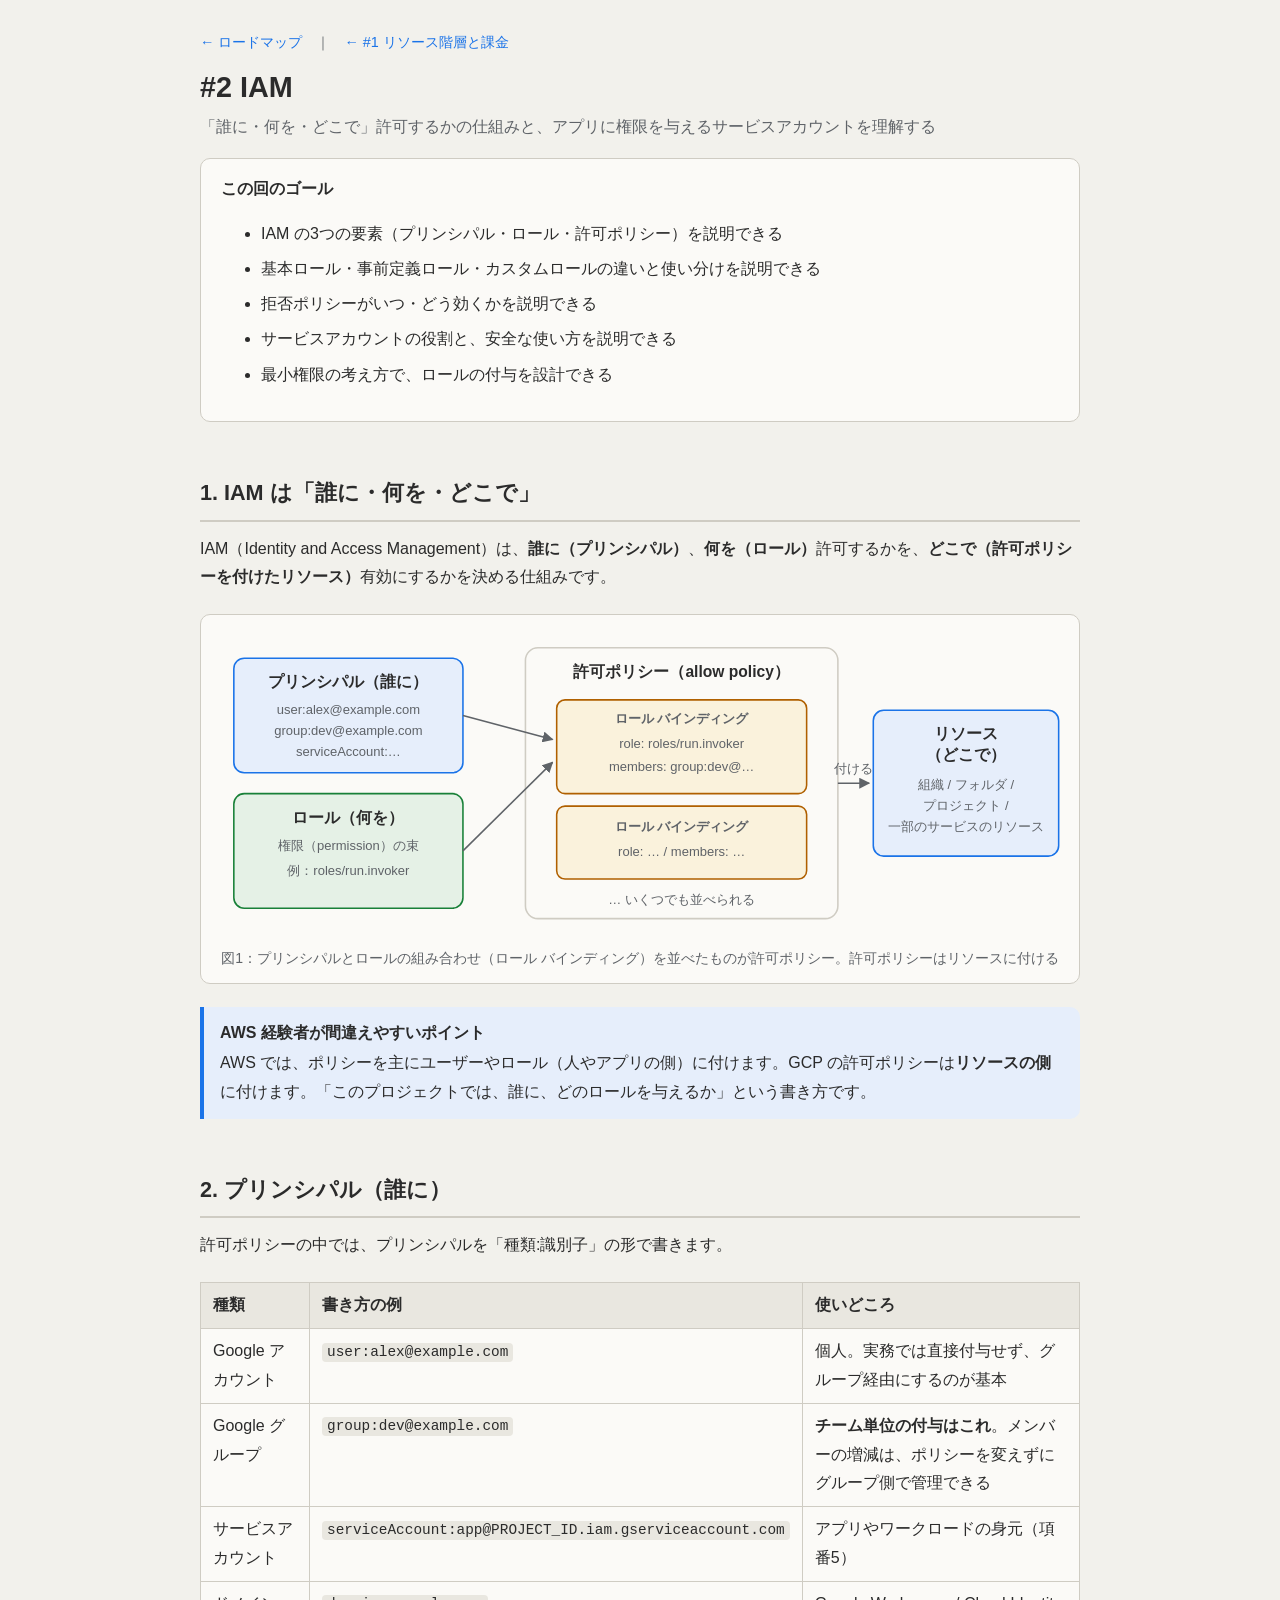
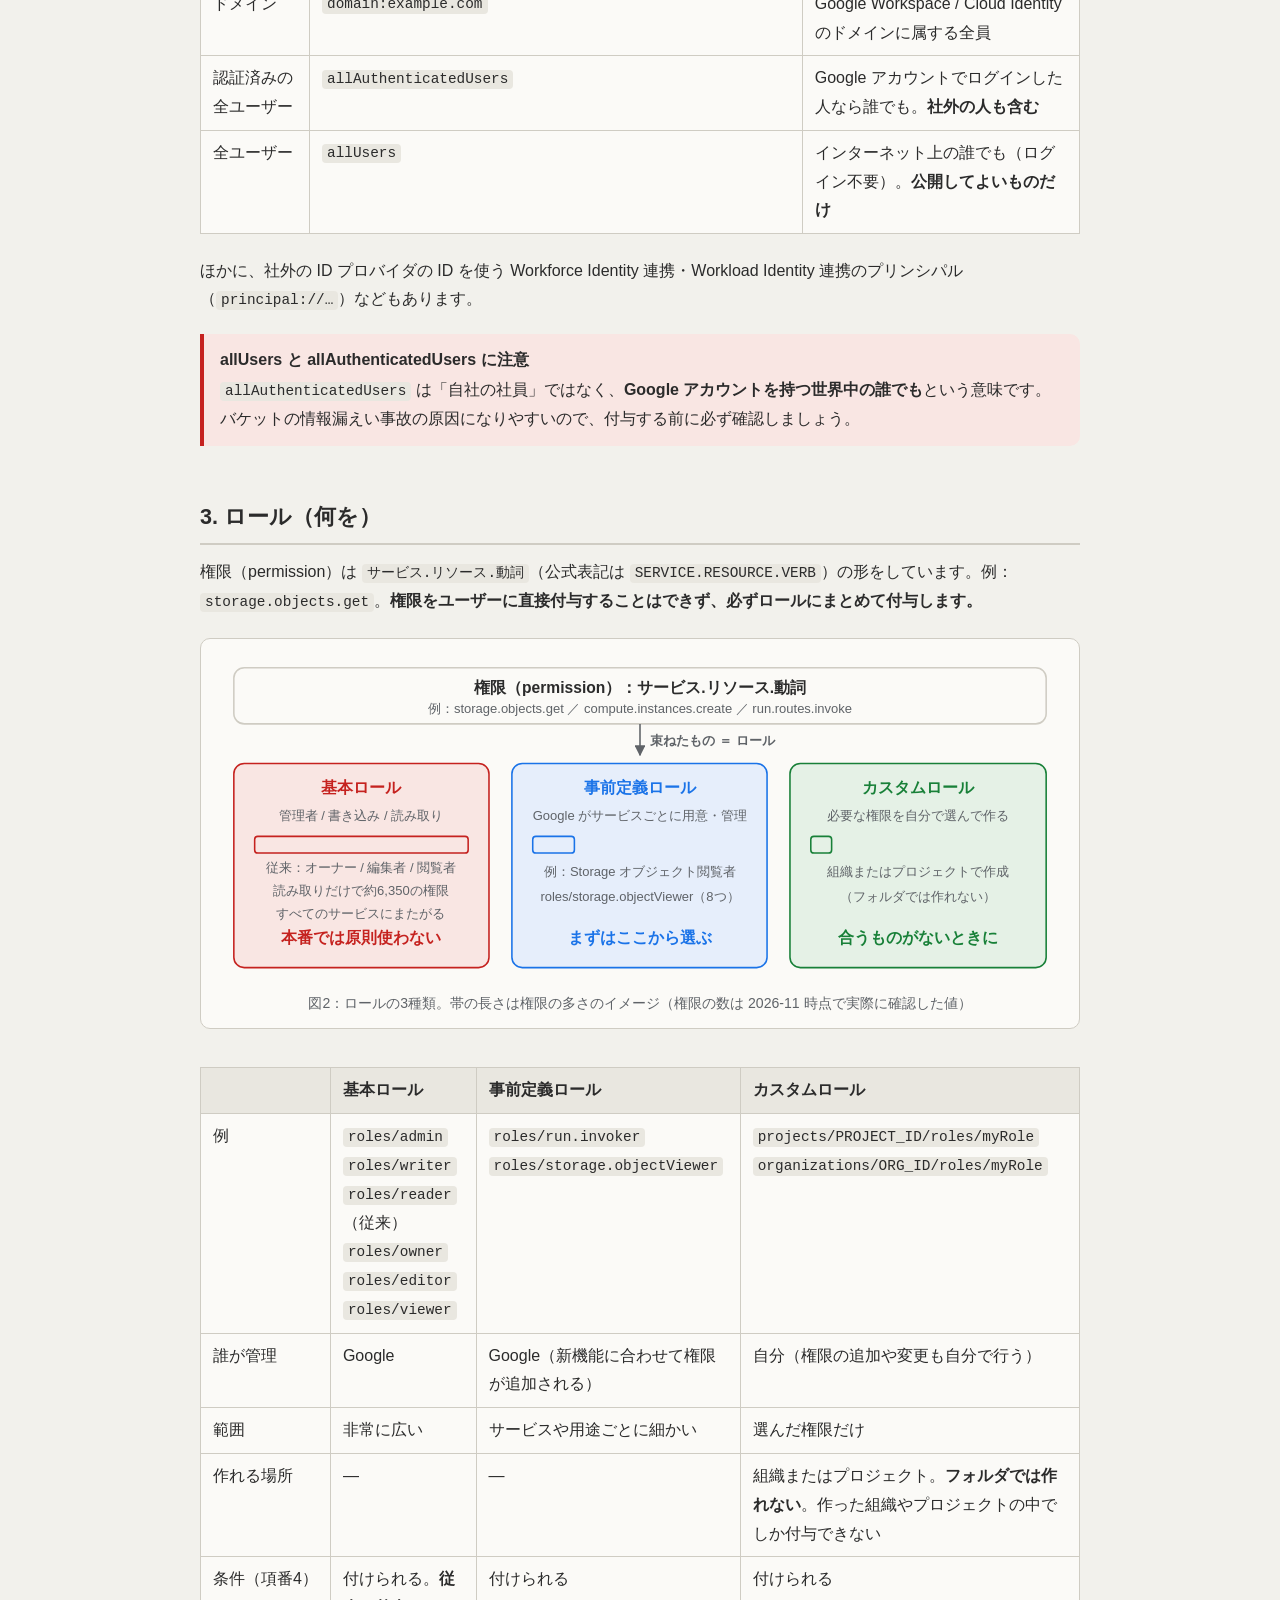
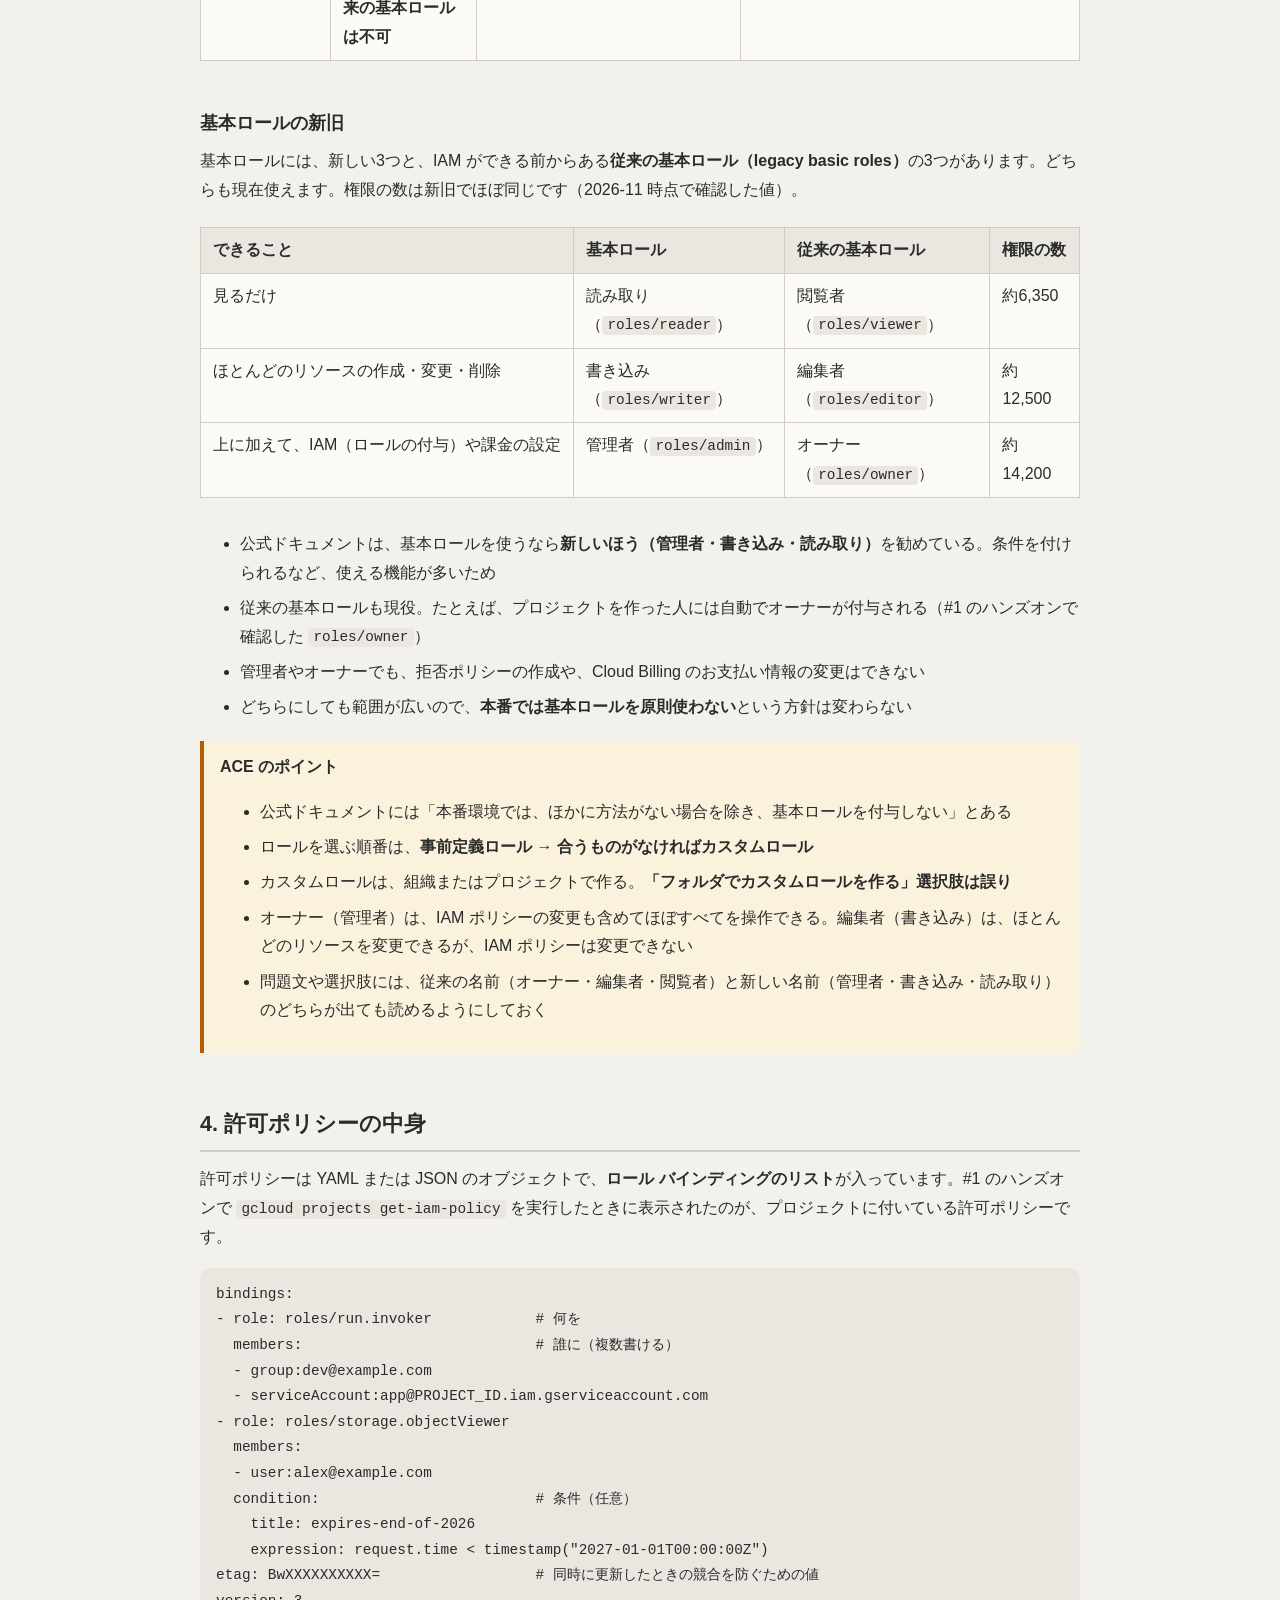
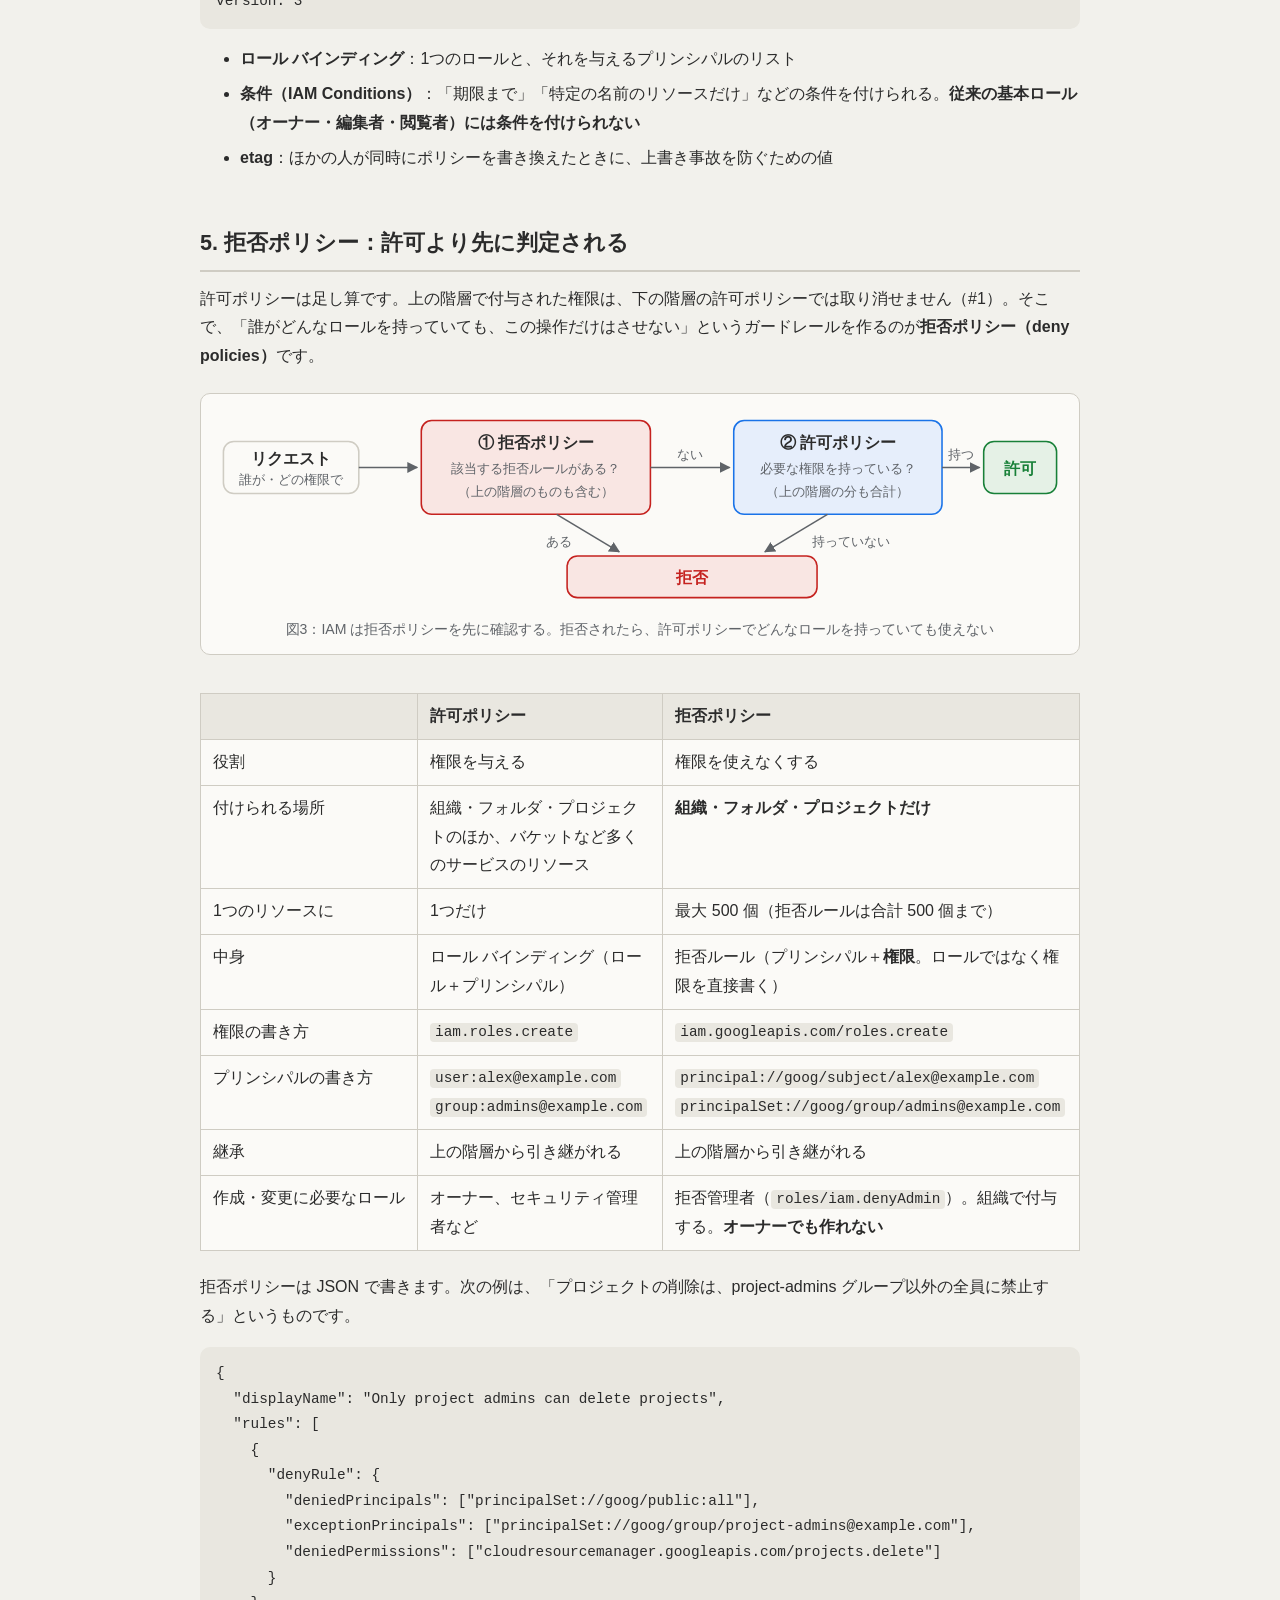
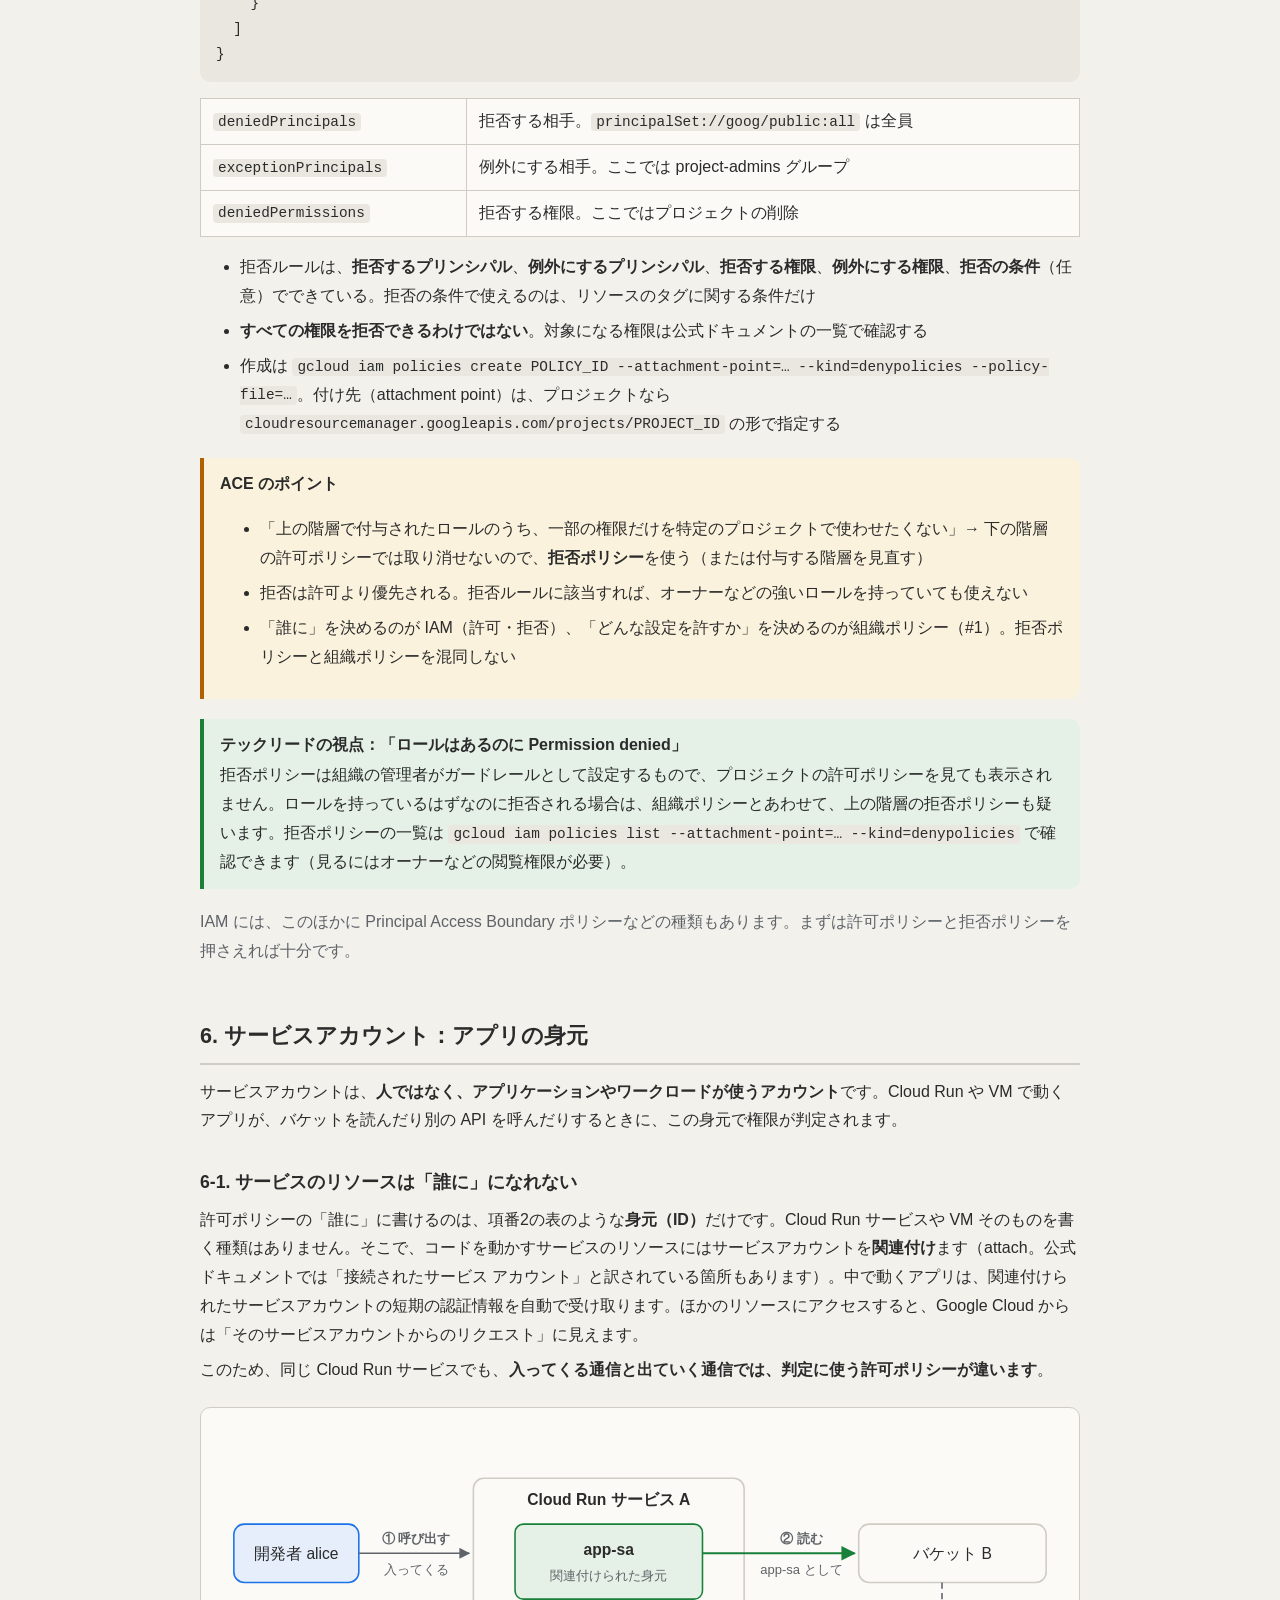
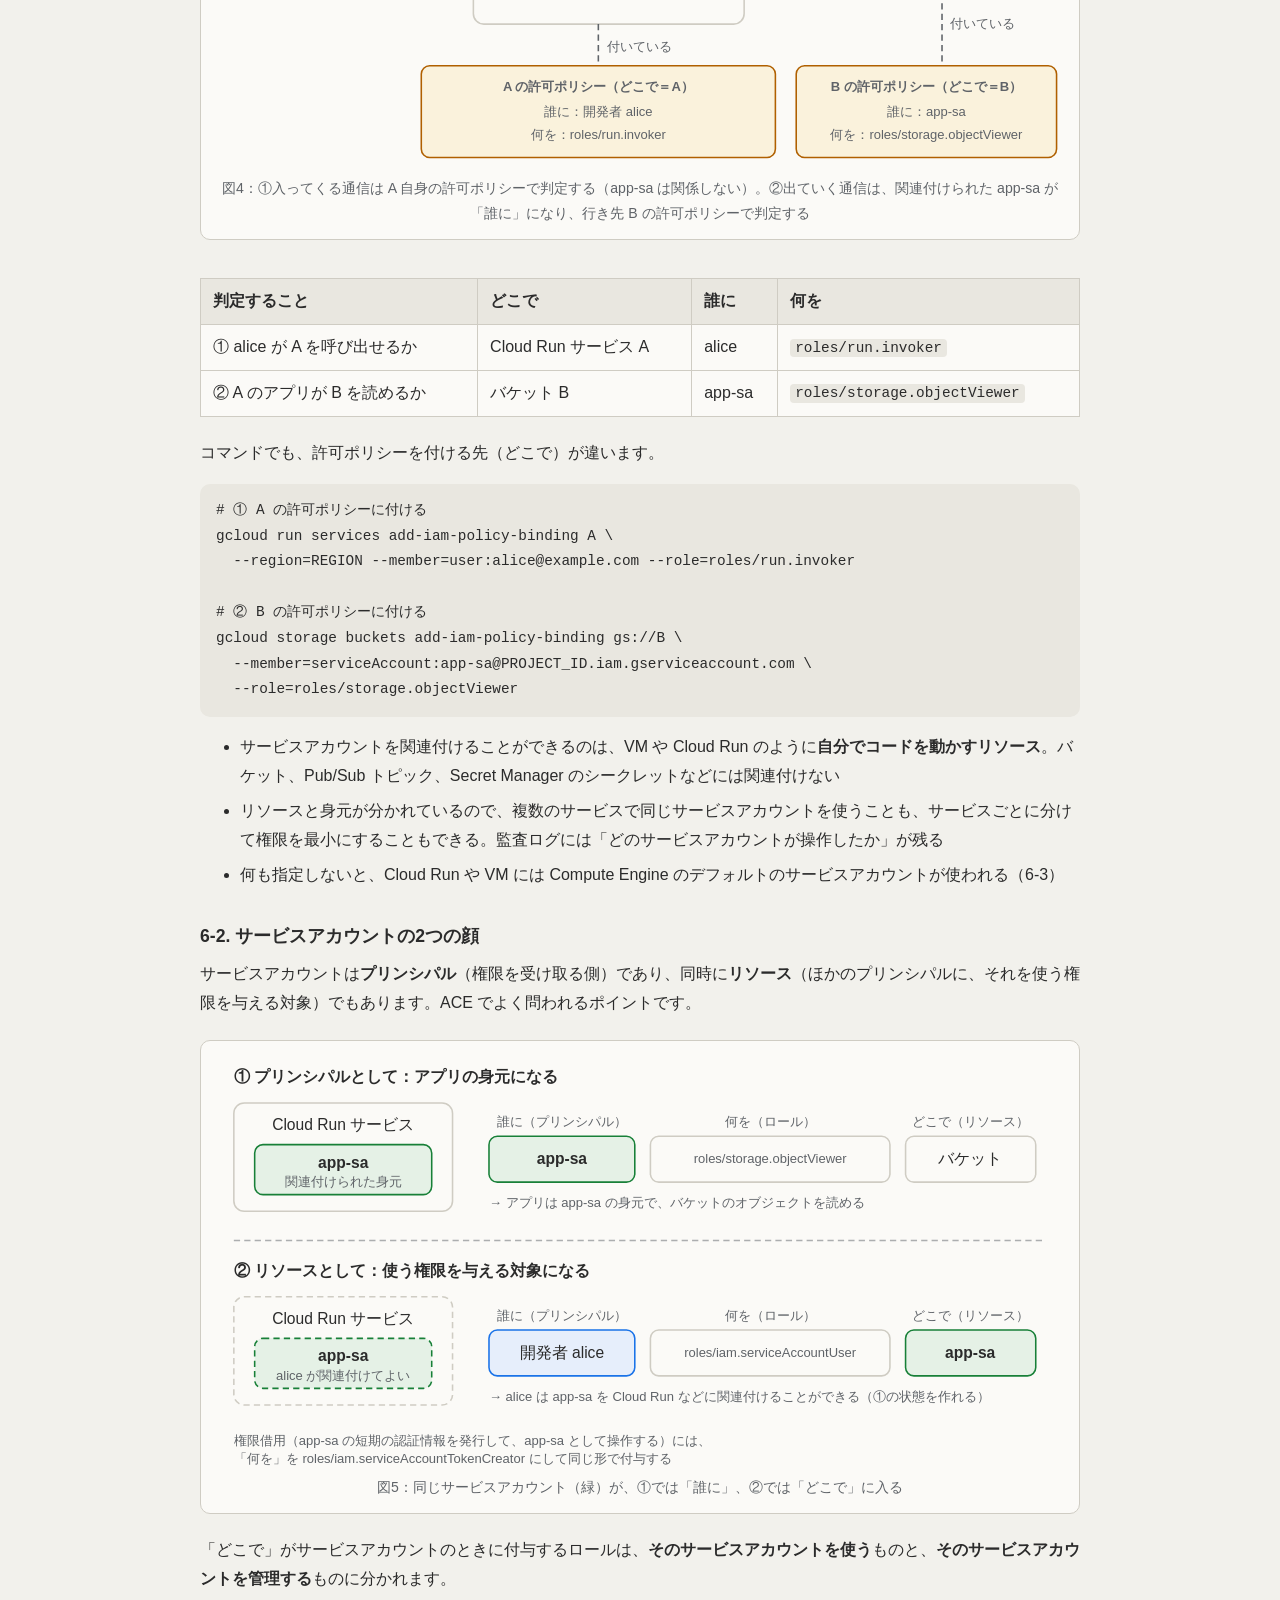
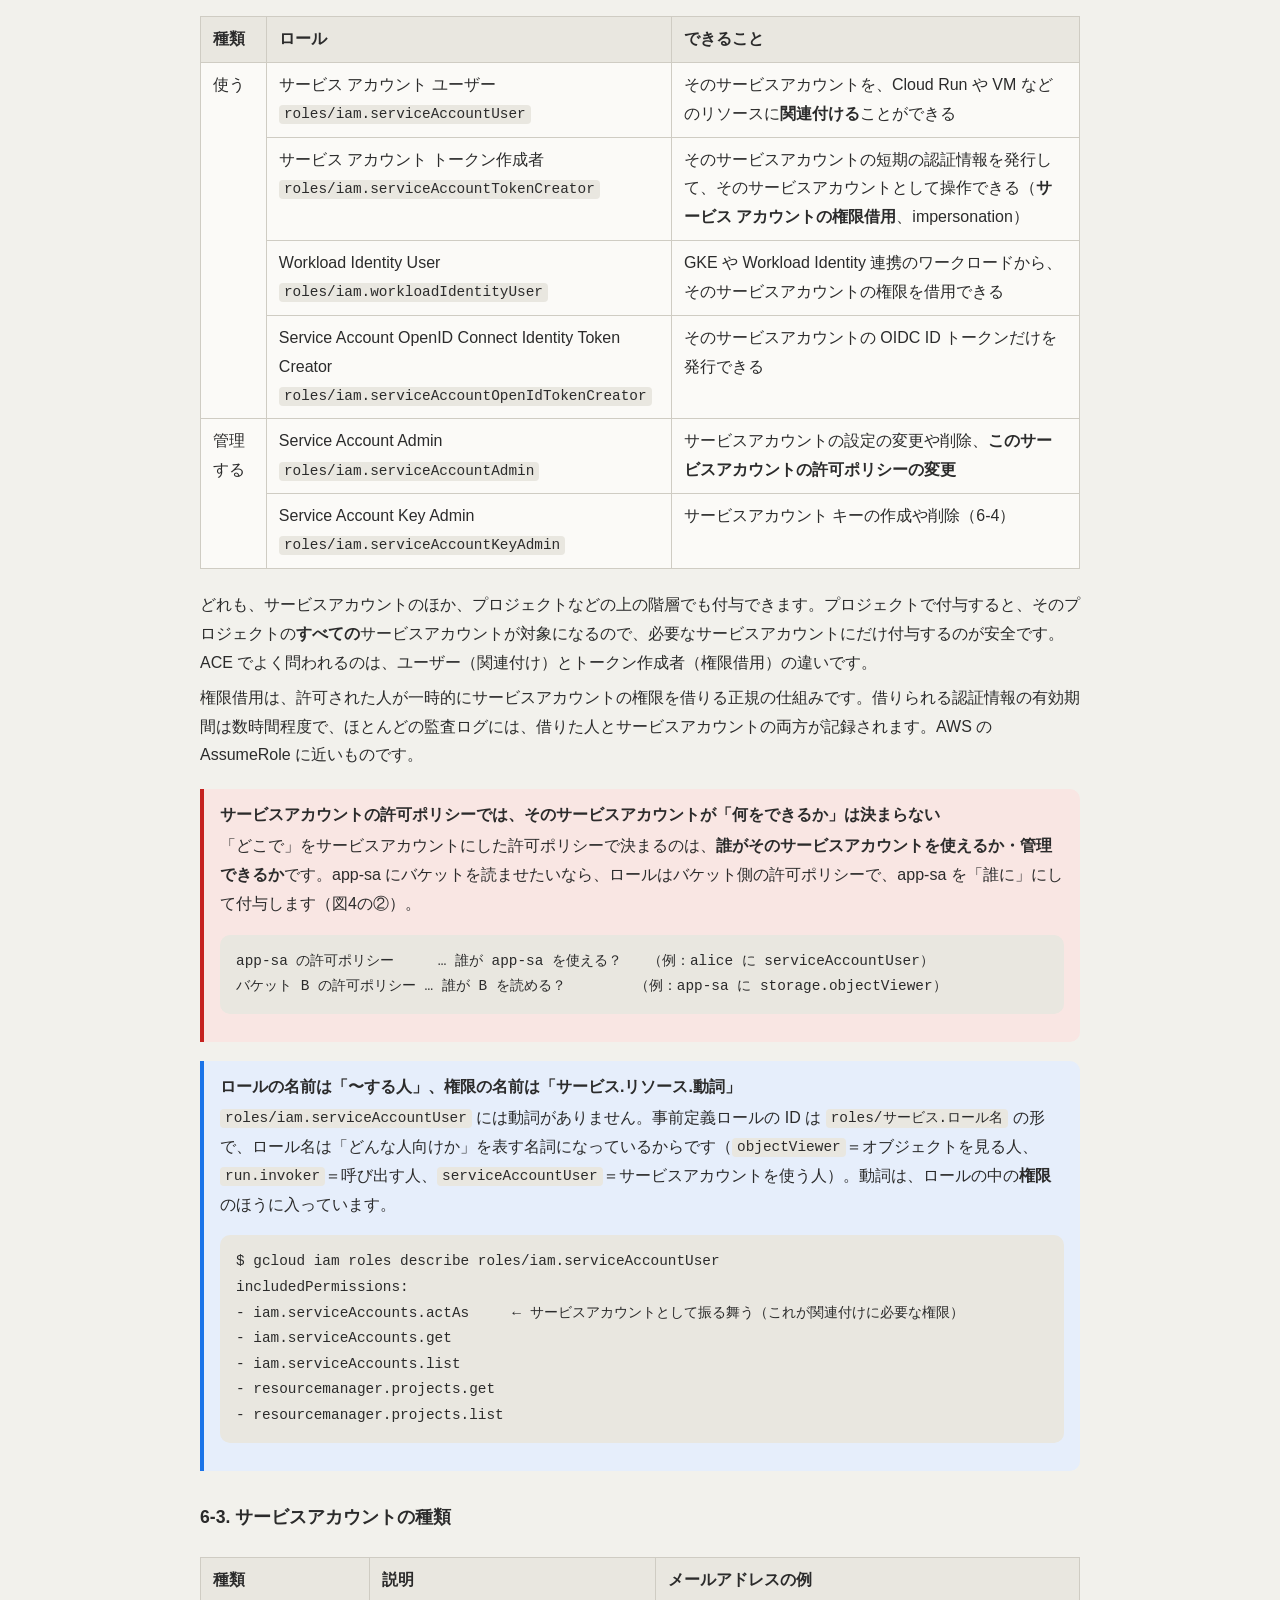
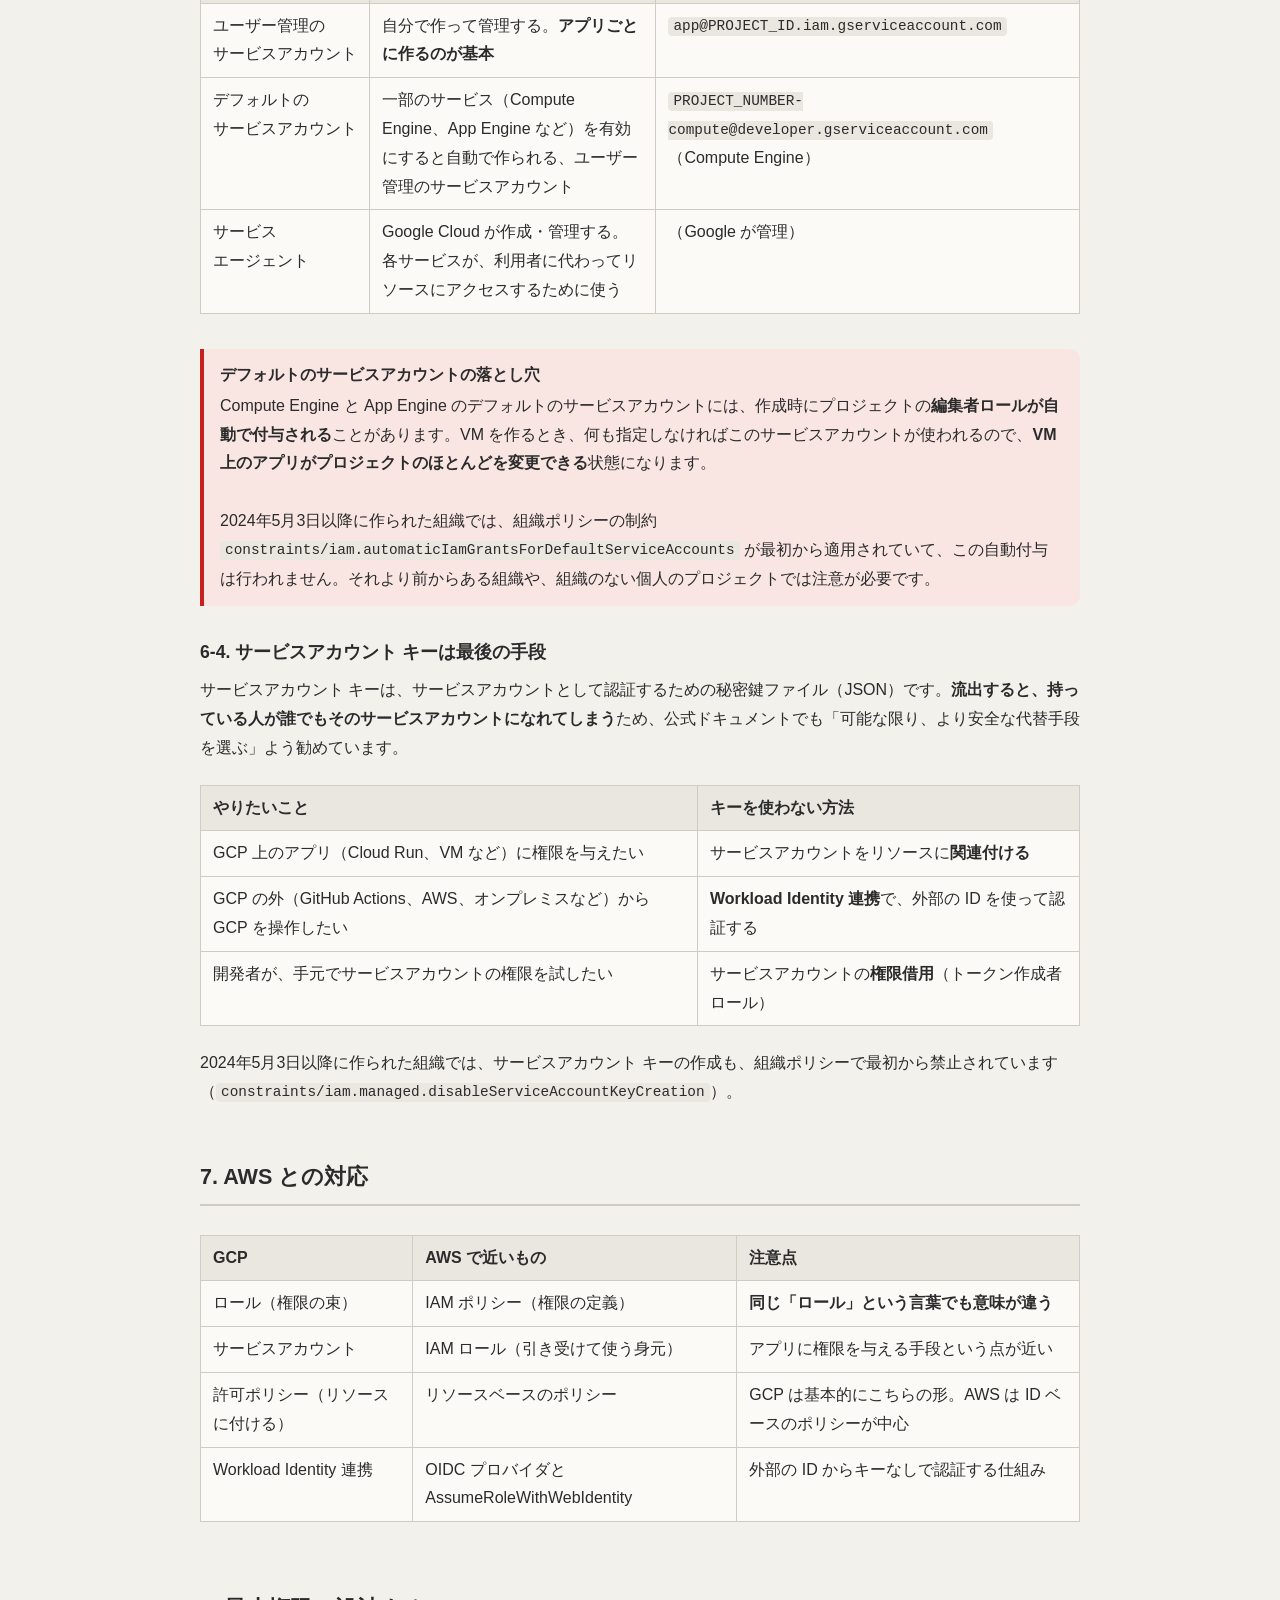
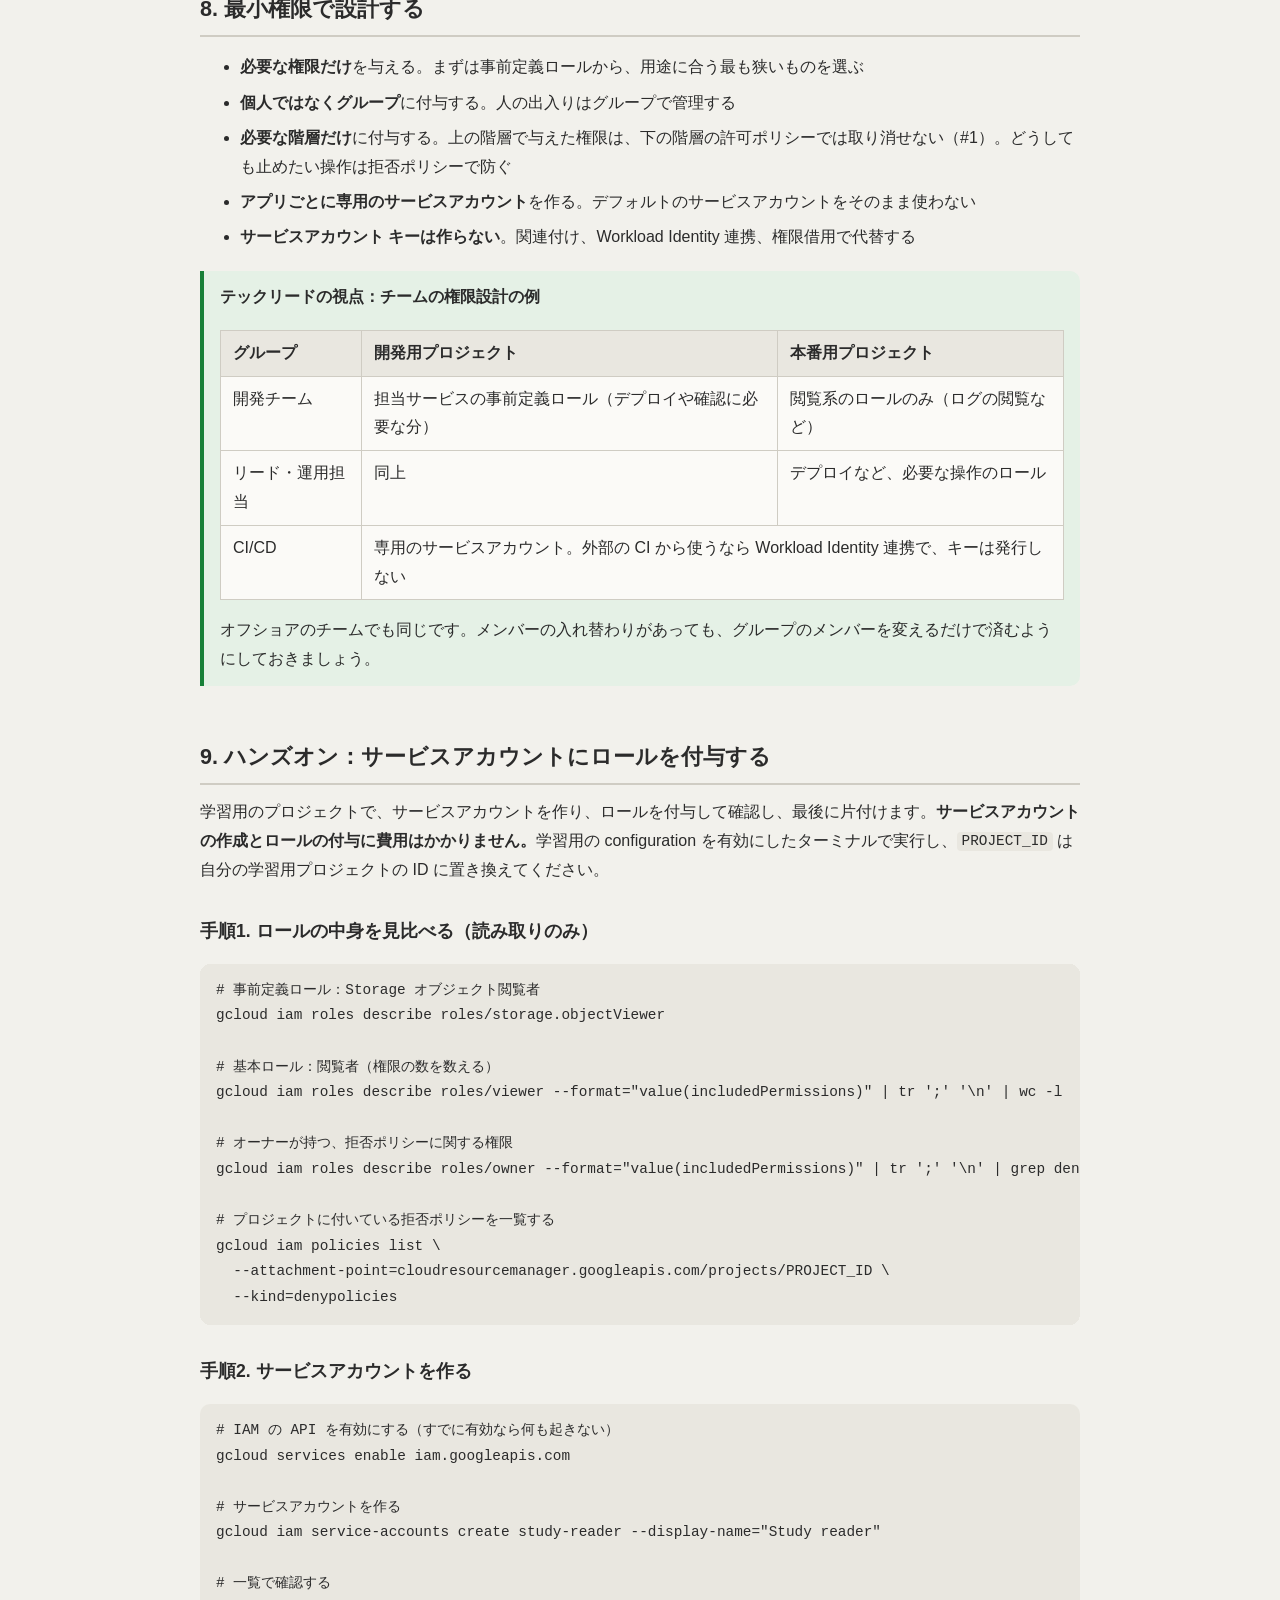
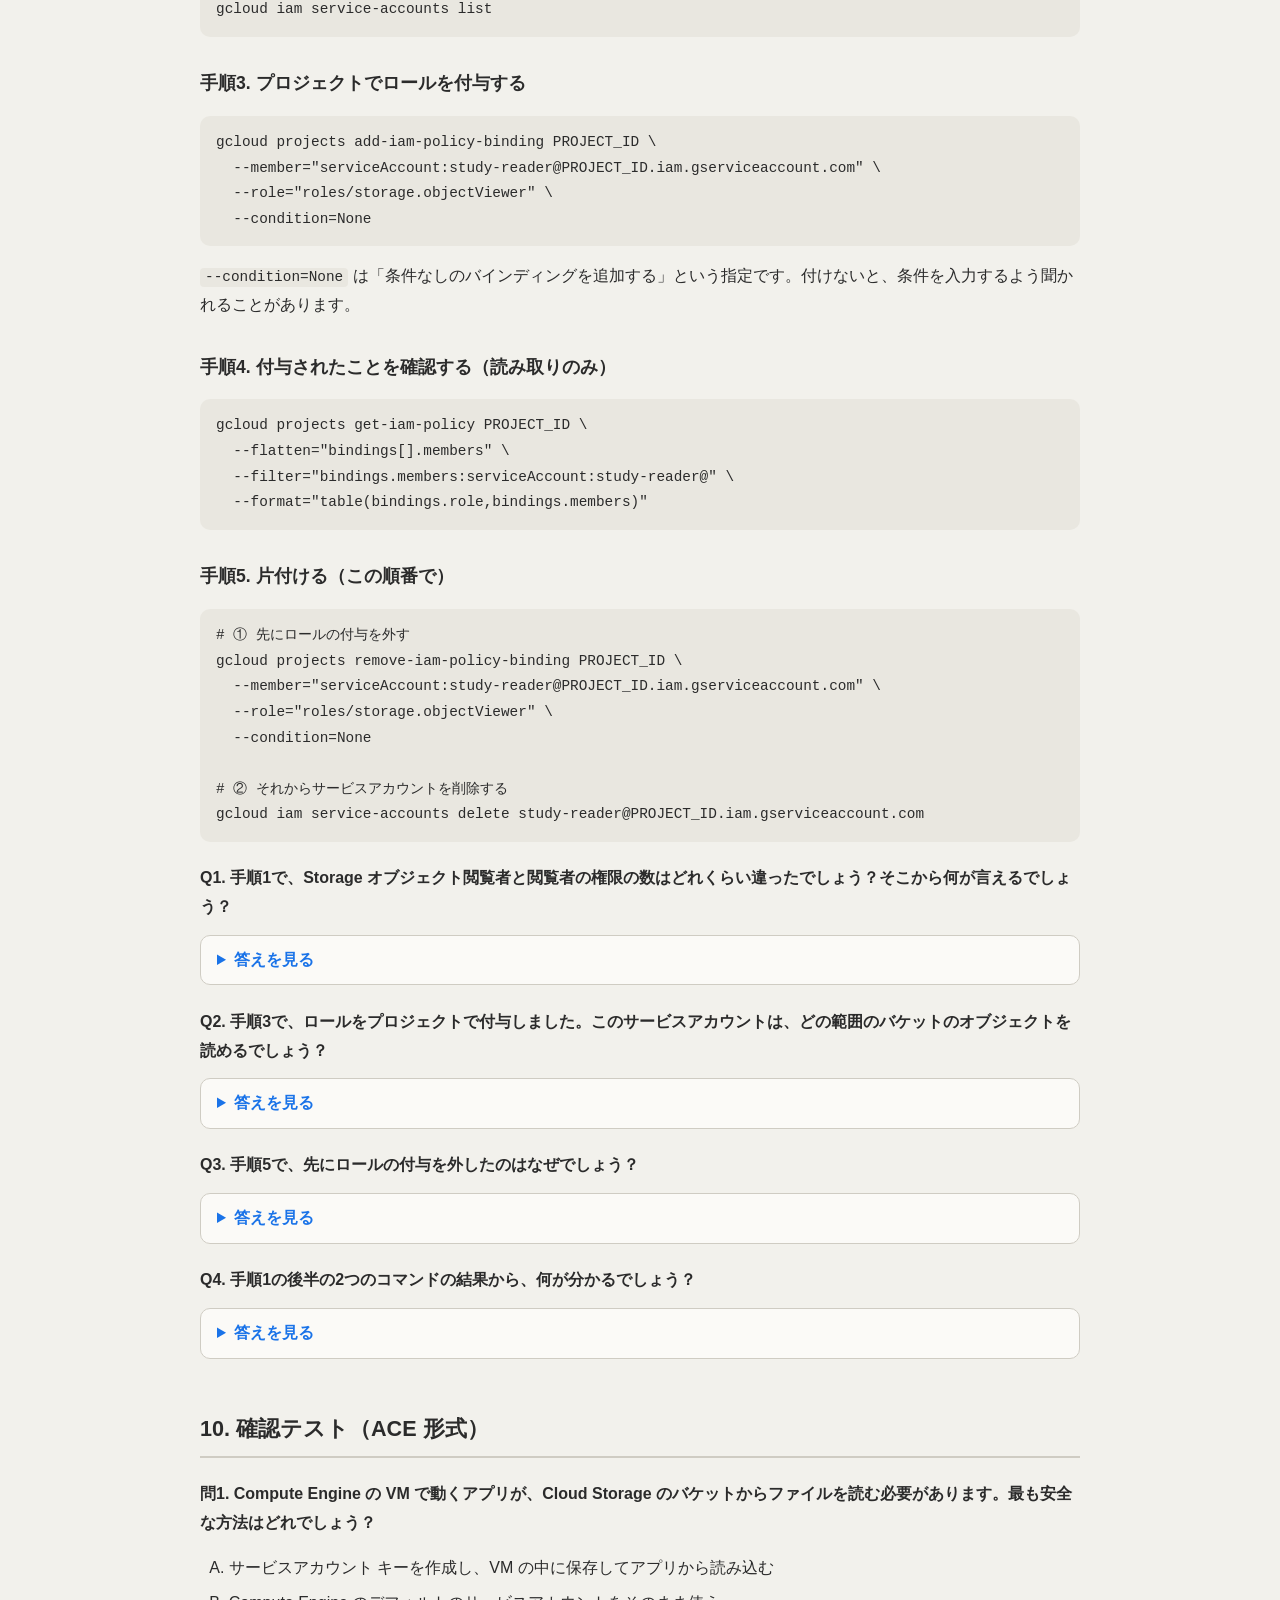
<file: lessons/02-iam.html>
<!DOCTYPE html>
<html lang="ja">
<head>
<meta charset="utf-8">
<meta name="viewport" content="width=device-width, initial-scale=1">
<title>#2 IAM | GCP 学習</title>
<link rel="stylesheet" href="../assets/style.css">
</head>
<body>

<!-- 矢印の定義（ページ内の全 SVG で共有） -->
<svg width="0" height="0" style="position:absolute" aria-hidden="true">
  <defs>
    <marker id="arr" viewBox="0 0 10 10" refX="9" refY="5" markerWidth="7" markerHeight="7" orient="auto-start-reverse">
      <path class="d-arrowhead" d="M0,0 L10,5 L0,10 z"/>
    </marker>
    <marker id="arr-ok" viewBox="0 0 10 10" refX="9" refY="5" markerWidth="7" markerHeight="7" orient="auto-start-reverse">
      <path class="d-arrowhead-ok" d="M0,0 L10,5 L0,10 z"/>
    </marker>
  </defs>
</svg>

<main>
<p class="breadcrumb"><a href="../index.html">← ロードマップ</a>　｜　<a href="01-resource-hierarchy.html">← #1 リソース階層と課金</a></p>
<h1>#2 IAM</h1>
<p class="lead">「誰に・何を・どこで」許可するかの仕組みと、アプリに権限を与えるサービスアカウントを理解する</p>

<div class="card">
<strong>この回のゴール</strong>
<ul>
  <li>IAM の3つの要素（プリンシパル・ロール・許可ポリシー）を説明できる</li>
  <li>基本ロール・事前定義ロール・カスタムロールの違いと使い分けを説明できる</li>
  <li>拒否ポリシーがいつ・どう効くかを説明できる</li>
  <li>サービスアカウントの役割と、安全な使い方を説明できる</li>
  <li>最小権限の考え方で、ロールの付与を設計できる</li>
</ul>
</div>

<!-- ============================================================ -->
<h2>1. IAM は「誰に・何を・どこで」</h2>
<p>IAM（Identity and Access Management）は、<strong>誰に（プリンシパル）</strong>、<strong>何を（ロール）</strong>許可するかを、<strong>どこで（許可ポリシーを付けたリソース）</strong>有効にするかを決める仕組みです。</p>

<figure class="diagram">
<svg viewBox="0 0 820 300" role="img" aria-labelledby="f1-title">
  <title id="f1-title">IAMの3つの要素：プリンシパルとロールの組み合わせがロール バインディング。ロール バインディングを並べたものが許可ポリシーで、許可ポリシーはリソースに付ける</title>
  <!-- 誰に -->
  <rect class="d-accent" x="20" y="30" width="220" height="110" rx="10"/>
  <text class="d-t d-b" x="130" y="58" text-anchor="middle">プリンシパル（誰に）</text>
  <text class="d-s" x="130" y="84" text-anchor="middle">user:alex@example.com</text>
  <text class="d-s" x="130" y="104" text-anchor="middle">group:dev@example.com</text>
  <text class="d-s" x="130" y="124" text-anchor="middle">serviceAccount:…</text>
  <!-- 何を -->
  <rect class="d-ok" x="20" y="160" width="220" height="110" rx="10"/>
  <text class="d-t d-b" x="130" y="188" text-anchor="middle">ロール（何を）</text>
  <text class="d-s" x="130" y="214" text-anchor="middle">権限（permission）の束</text>
  <text class="d-s" x="130" y="238" text-anchor="middle">例：roles/run.invoker</text>


  <!-- 許可ポリシー -->
  <rect class="d-box" x="300" y="20" width="300" height="260" rx="12"/>
  <text class="d-t d-b" x="450" y="48" text-anchor="middle">許可ポリシー（allow policy）</text>
  <rect class="d-note" x="330" y="70" width="240" height="90" rx="8"/>
  <text class="d-s d-b" x="450" y="92" text-anchor="middle">ロール バインディング</text>
  <text class="d-s" x="450" y="116" text-anchor="middle">role: roles/run.invoker</text>
  <text class="d-s" x="450" y="138" text-anchor="middle">members: group:dev@…</text>
  <rect class="d-note" x="330" y="172" width="240" height="70" rx="8"/>
  <text class="d-s d-b" x="450" y="196" text-anchor="middle">ロール バインディング</text>
  <text class="d-s" x="450" y="220" text-anchor="middle">role: … / members: …</text>
  <text class="d-s" x="450" y="266" text-anchor="middle">… いくつでも並べられる</text>
  <path class="d-line" d="M240,85 L326,108" marker-end="url(#arr)"/>
  <path class="d-line" d="M240,215 L326,130" marker-end="url(#arr)"/>

  <!-- どこで -->
  <path class="d-line" d="M600,150 L630,150" marker-end="url(#arr)"/>
  <text class="d-s" x="615" y="140" text-anchor="middle">付ける</text>
  <rect class="d-accent" x="634" y="80" width="178" height="140" rx="10"/>
  <text class="d-t d-b" x="723" y="108" text-anchor="middle">リソース</text>
  <text class="d-t d-b" x="723" y="128" text-anchor="middle">（どこで）</text>
  <text class="d-s" x="723" y="156" text-anchor="middle">組織 / フォルダ /</text>
  <text class="d-s" x="723" y="176" text-anchor="middle">プロジェクト /</text>
  <text class="d-s" x="723" y="196" text-anchor="middle">一部のサービスのリソース</text>
</svg>
<figcaption>図1：プリンシパルとロールの組み合わせ（ロール バインディング）を並べたものが許可ポリシー。許可ポリシーはリソースに付ける</figcaption>
</figure>

<div class="callout">
<strong>AWS 経験者が間違えやすいポイント</strong>
AWS では、ポリシーを主にユーザーやロール（人やアプリの側）に付けます。GCP の許可ポリシーは<strong>リソースの側</strong>に付けます。「このプロジェクトでは、誰に、どのロールを与えるか」という書き方です。
</div>

<!-- ============================================================ -->
<h2>2. プリンシパル（誰に）</h2>
<p>許可ポリシーの中では、プリンシパルを「種類:識別子」の形で書きます。</p>

<div class="table-wrap">
<table>
  <thead><tr><th>種類</th><th>書き方の例</th><th>使いどころ</th></tr></thead>
  <tbody>
    <tr><td>Google アカウント</td><td><code>user:alex@example.com</code></td><td>個人。実務では直接付与せず、グループ経由にするのが基本</td></tr>
    <tr><td>Google グループ</td><td><code>group:dev@example.com</code></td><td><strong>チーム単位の付与はこれ</strong>。メンバーの増減は、ポリシーを変えずにグループ側で管理できる</td></tr>
    <tr><td>サービスアカウント</td><td><code>serviceAccount:app@PROJECT_ID.iam.gserviceaccount.com</code></td><td>アプリやワークロードの身元（項番5）</td></tr>
    <tr><td>ドメイン</td><td><code>domain:example.com</code></td><td>Google Workspace / Cloud Identity のドメインに属する全員</td></tr>
    <tr><td>認証済みの全ユーザー</td><td><code>allAuthenticatedUsers</code></td><td>Google アカウントでログインした人なら誰でも。<strong>社外の人も含む</strong></td></tr>
    <tr><td>全ユーザー</td><td><code>allUsers</code></td><td>インターネット上の誰でも（ログイン不要）。<strong>公開してよいものだけ</strong></td></tr>
  </tbody>
</table>
</div>
<p>ほかに、社外の ID プロバイダの ID を使う Workforce Identity 連携・Workload Identity 連携のプリンシパル（<code>principal://…</code>）などもあります。</p>

<div class="callout warn">
<strong>allUsers と allAuthenticatedUsers に注意</strong>
<code>allAuthenticatedUsers</code> は「自社の社員」ではなく、<strong>Google アカウントを持つ世界中の誰でも</strong>という意味です。バケットの情報漏えい事故の原因になりやすいので、付与する前に必ず確認しましょう。
</div>

<!-- ============================================================ -->
<h2>3. ロール（何を）</h2>
<p>権限（permission）は <code>サービス.リソース.動詞</code>（公式表記は <code>SERVICE.RESOURCE.VERB</code>）の形をしています。例：<code>storage.objects.get</code>。<strong>権限をユーザーに直接付与することはできず、必ずロールにまとめて付与します。</strong></p>

<figure class="diagram">
<svg viewBox="0 0 820 320" role="img" aria-labelledby="f2-title">
  <title id="f2-title">ロールの3種類：基本ロールは非常に範囲が広い、事前定義ロールはサービスごとにGoogleが用意、カスタムロールは必要な権限を自分で選ぶ</title>
  <rect class="d-box" x="20" y="16" width="780" height="54" rx="10"/>
  <text class="d-t d-b" x="410" y="40" text-anchor="middle">権限（permission）：サービス.リソース.動詞</text>
  <text class="d-s" x="410" y="60" text-anchor="middle">例：storage.objects.get ／ compute.instances.create ／ run.routes.invoke</text>
  <path class="d-line" d="M410,70 L410,100" marker-end="url(#arr)"/>
  <text class="d-s d-b" x="420" y="90">束ねたもの ＝ ロール</text>

  <!-- 基本ロール -->
  <rect class="d-warn" x="20" y="108" width="245" height="196" rx="10"/>
  <text class="d-t d-b d-c-warn" x="142" y="136" text-anchor="middle">基本ロール</text>
  <text class="d-s" x="142" y="162" text-anchor="middle">管理者 / 書き込み / 読み取り</text>
  <rect class="d-warn" x="40" y="178" width="205" height="16" rx="3"/>
  <text class="d-s" x="142" y="212" text-anchor="middle">従来：オーナー / 編集者 / 閲覧者</text>
  <text class="d-s" x="142" y="234" text-anchor="middle">読み取りだけで約6,350の権限</text>
  <text class="d-s" x="142" y="256" text-anchor="middle">すべてのサービスにまたがる</text>
  <text class="d-t d-b d-c-warn" x="142" y="280" text-anchor="middle">本番では原則使わない</text>

  <!-- 事前定義ロール -->
  <rect class="d-accent" x="287" y="108" width="245" height="196" rx="10"/>
  <text class="d-t d-b d-c-accent" x="410" y="136" text-anchor="middle">事前定義ロール</text>
  <text class="d-s" x="410" y="162" text-anchor="middle">Google がサービスごとに用意・管理</text>
  <rect class="d-accent" x="307" y="178" width="40" height="16" rx="3"/>
  <text class="d-s" x="410" y="216" text-anchor="middle">例：Storage オブジェクト閲覧者</text>
  <text class="d-s" x="410" y="240" text-anchor="middle">roles/storage.objectViewer（8つ）</text>
  <text class="d-t d-b d-c-accent" x="410" y="280" text-anchor="middle">まずはここから選ぶ</text>

  <!-- カスタムロール -->
  <rect class="d-ok" x="554" y="108" width="246" height="196" rx="10"/>
  <text class="d-t d-b d-c-ok" x="677" y="136" text-anchor="middle">カスタムロール</text>
  <text class="d-s" x="677" y="162" text-anchor="middle">必要な権限を自分で選んで作る</text>
  <rect class="d-ok" x="574" y="178" width="20" height="16" rx="3"/>
  <text class="d-s" x="677" y="216" text-anchor="middle">組織またはプロジェクトで作成</text>
  <text class="d-s" x="677" y="240" text-anchor="middle">（フォルダでは作れない）</text>
  <text class="d-t d-b d-c-ok" x="677" y="280" text-anchor="middle">合うものがないときに</text>
</svg>
<figcaption>図2：ロールの3種類。帯の長さは権限の多さのイメージ（権限の数は 2026-11 時点で実際に確認した値）</figcaption>
</figure>

<div class="table-wrap">
<table class="kv">
  <thead><tr><th></th><th>基本ロール</th><th>事前定義ロール</th><th>カスタムロール</th></tr></thead>
  <tbody>
    <tr><td>例</td><td><code>roles/admin</code><br><code>roles/writer</code><br><code>roles/reader</code><br>（従来）<br><code>roles/owner</code><br><code>roles/editor</code><br><code>roles/viewer</code></td><td><code>roles/run.invoker</code><br><code>roles/storage.objectViewer</code></td><td><code>projects/PROJECT_ID/roles/myRole</code><br><code>organizations/ORG_ID/roles/myRole</code></td></tr>
    <tr><td>誰が管理</td><td>Google</td><td>Google（新機能に合わせて権限が追加される）</td><td>自分（権限の追加や変更も自分で行う）</td></tr>
    <tr><td>範囲</td><td>非常に広い</td><td>サービスや用途ごとに細かい</td><td>選んだ権限だけ</td></tr>
    <tr><td>作れる場所</td><td>―</td><td>―</td><td>組織またはプロジェクト。<strong>フォルダでは作れない</strong>。作った組織やプロジェクトの中でしか付与できない</td></tr>
    <tr><td>条件（項番4）</td><td>付けられる。<strong>従来の基本ロールは不可</strong></td><td>付けられる</td><td>付けられる</td></tr>
  </tbody>
</table>
</div>

<h3>基本ロールの新旧</h3>
<p>基本ロールには、新しい3つと、IAM ができる前からある<strong>従来の基本ロール（legacy basic roles）</strong>の3つがあります。どちらも現在使えます。権限の数は新旧でほぼ同じです（2026-11 時点で確認した値）。</p>
<div class="table-wrap">
<table class="kv">
  <thead><tr><th>できること</th><th>基本ロール</th><th>従来の基本ロール</th><th>権限の数</th></tr></thead>
  <tbody>
    <tr><td>見るだけ</td><td>読み取り（<code>roles/reader</code>）</td><td>閲覧者（<code>roles/viewer</code>）</td><td>約6,350</td></tr>
    <tr><td>ほとんどのリソースの作成・変更・削除</td><td>書き込み（<code>roles/writer</code>）</td><td>編集者（<code>roles/editor</code>）</td><td>約12,500</td></tr>
    <tr><td>上に加えて、IAM（ロールの付与）や課金の設定</td><td>管理者（<code>roles/admin</code>）</td><td>オーナー（<code>roles/owner</code>）</td><td>約14,200</td></tr>
  </tbody>
</table>
</div>
<ul>
  <li>公式ドキュメントは、基本ロールを使うなら<strong>新しいほう（管理者・書き込み・読み取り）</strong>を勧めている。条件を付けられるなど、使える機能が多いため</li>
  <li>従来の基本ロールも現役。たとえば、プロジェクトを作った人には自動でオーナーが付与される（#1 のハンズオンで確認した <code>roles/owner</code>）</li>
  <li>管理者やオーナーでも、拒否ポリシーの作成や、Cloud Billing のお支払い情報の変更はできない</li>
  <li>どちらにしても範囲が広いので、<strong>本番では基本ロールを原則使わない</strong>という方針は変わらない</li>
</ul>

<div class="callout ace">
<strong>ACE のポイント</strong>
<ul>
  <li>公式ドキュメントには「本番環境では、ほかに方法がない場合を除き、基本ロールを付与しない」とある</li>
  <li>ロールを選ぶ順番は、<strong>事前定義ロール → 合うものがなければカスタムロール</strong></li>
  <li>カスタムロールは、組織またはプロジェクトで作る。<strong>「フォルダでカスタムロールを作る」選択肢は誤り</strong></li>
  <li>オーナー（管理者）は、IAM ポリシーの変更も含めてほぼすべてを操作できる。編集者（書き込み）は、ほとんどのリソースを変更できるが、IAM ポリシーは変更できない</li>
  <li>問題文や選択肢には、従来の名前（オーナー・編集者・閲覧者）と新しい名前（管理者・書き込み・読み取り）のどちらが出ても読めるようにしておく</li>
</ul>
</div>

<!-- ============================================================ -->
<h2>4. 許可ポリシーの中身</h2>
<p>許可ポリシーは YAML または JSON のオブジェクトで、<strong>ロール バインディングのリスト</strong>が入っています。#1 のハンズオンで <code>gcloud projects get-iam-policy</code> を実行したときに表示されたのが、プロジェクトに付いている許可ポリシーです。</p>

<pre><code>bindings:
- role: roles/run.invoker            # 何を
  members:                           # 誰に（複数書ける）
  - group:dev@example.com
  - serviceAccount:app@PROJECT_ID.iam.gserviceaccount.com
- role: roles/storage.objectViewer
  members:
  - user:alex@example.com
  condition:                         # 条件（任意）
    title: expires-end-of-2026
    expression: request.time &lt; timestamp("2027-01-01T00:00:00Z")
etag: BwXXXXXXXXXX=                  # 同時に更新したときの競合を防ぐための値
version: 3</code></pre>

<ul>
  <li><strong>ロール バインディング</strong>：1つのロールと、それを与えるプリンシパルのリスト</li>
  <li><strong>条件（IAM Conditions）</strong>：「期限まで」「特定の名前のリソースだけ」などの条件を付けられる。<strong>従来の基本ロール（オーナー・編集者・閲覧者）には条件を付けられない</strong></li>
  <li><strong>etag</strong>：ほかの人が同時にポリシーを書き換えたときに、上書き事故を防ぐための値</li>
</ul>

<!-- ============================================================ -->
<h2>5. 拒否ポリシー：許可より先に判定される</h2>
<p>許可ポリシーは足し算です。上の階層で付与された権限は、下の階層の許可ポリシーでは取り消せません（#1）。そこで、「誰がどんなロールを持っていても、この操作だけはさせない」というガードレールを作るのが<strong>拒否ポリシー（deny policies）</strong>です。</p>

<figure class="diagram">
<svg viewBox="0 66 820 196" role="img" aria-labelledby="f3-title">
  <title id="f3-title">IAM は拒否ポリシーを先に確認する。該当する拒否ルールがあれば拒否。なければ許可ポリシーを確認し、必要な権限を持っていれば許可、持っていなければ拒否</title>
  <rect class="d-box" x="10" y="100" width="130" height="50" rx="10"/>
  <text class="d-t d-b" x="75" y="122" text-anchor="middle">リクエスト</text>
  <text class="d-s" x="75" y="141" text-anchor="middle">誰が・どの権限で</text>

  <rect class="d-warn" x="200" y="80" width="220" height="90" rx="10"/>
  <text class="d-t d-b" x="310" y="106" text-anchor="middle">① 拒否ポリシー</text>
  <text class="d-s" x="310" y="130" text-anchor="middle">該当する拒否ルールがある？</text>
  <text class="d-s" x="310" y="152" text-anchor="middle">（上の階層のものも含む）</text>

  <rect class="d-accent" x="500" y="80" width="200" height="90" rx="10"/>
  <text class="d-t d-b" x="600" y="106" text-anchor="middle">② 許可ポリシー</text>
  <text class="d-s" x="600" y="130" text-anchor="middle">必要な権限を持っている？</text>
  <text class="d-s" x="600" y="152" text-anchor="middle">（上の階層の分も合計）</text>

  <rect class="d-ok" x="740" y="100" width="70" height="50" rx="10"/>
  <text class="d-t d-b d-c-ok" x="775" y="131" text-anchor="middle">許可</text>

  <rect class="d-warn" x="340" y="210" width="240" height="40" rx="10"/>
  <text class="d-t d-b d-c-warn" x="460" y="236" text-anchor="middle">拒否</text>

  <!-- 矢印（枠のあとに描く） -->
  <path class="d-line" d="M140,125 L196,125" marker-end="url(#arr)"/>
  <path class="d-line" d="M420,125 L496,125" marker-end="url(#arr)"/>
  <text class="d-s" x="458" y="117" text-anchor="middle">ない</text>
  <path class="d-line" d="M700,125 L736,125" marker-end="url(#arr)"/>
  <text class="d-s" x="718" y="117" text-anchor="middle">持つ</text>
  <path class="d-line" d="M330,170 L390,206" marker-end="url(#arr)"/>
  <text class="d-s" x="345" y="200" text-anchor="end">ある</text>
  <path class="d-line" d="M590,170 L530,206" marker-end="url(#arr)"/>
  <text class="d-s" x="575" y="200">持っていない</text>
</svg>
<figcaption>図3：IAM は拒否ポリシーを先に確認する。拒否されたら、許可ポリシーでどんなロールを持っていても使えない</figcaption>
</figure>

<div class="table-wrap">
<table class="kv">
  <thead><tr><th></th><th>許可ポリシー</th><th>拒否ポリシー</th></tr></thead>
  <tbody>
    <tr><td>役割</td><td>権限を与える</td><td>権限を使えなくする</td></tr>
    <tr><td>付けられる場所</td><td>組織・フォルダ・プロジェクトのほか、バケットなど多くのサービスのリソース</td><td><strong>組織・フォルダ・プロジェクトだけ</strong></td></tr>
    <tr><td>1つのリソースに</td><td>1つだけ</td><td>最大 500 個（拒否ルールは合計 500 個まで）</td></tr>
    <tr><td>中身</td><td>ロール バインディング（ロール＋プリンシパル）</td><td>拒否ルール（プリンシパル＋<strong>権限</strong>。ロールではなく権限を直接書く）</td></tr>
    <tr><td>権限の書き方</td><td><code>iam.roles.create</code></td><td><code>iam.googleapis.com/roles.create</code></td></tr>
    <tr><td>プリンシパルの書き方</td><td><code>user:alex@example.com</code><br><code>group:admins@example.com</code></td><td><code>principal://goog/subject/alex@example.com</code><br><code>principalSet://goog/group/admins@example.com</code></td></tr>
    <tr><td>継承</td><td>上の階層から引き継がれる</td><td>上の階層から引き継がれる</td></tr>
    <tr><td>作成・変更に必要なロール</td><td>オーナー、セキュリティ管理者など</td><td>拒否管理者（<code>roles/iam.denyAdmin</code>）。組織で付与する。<strong>オーナーでも作れない</strong></td></tr>
  </tbody>
</table>
</div>

<p>拒否ポリシーは JSON で書きます。次の例は、「プロジェクトの削除は、project-admins グループ以外の全員に禁止する」というものです。</p>
<pre><code>{
  "displayName": "Only project admins can delete projects",
  "rules": [
    {
      "denyRule": {
        "deniedPrincipals": ["principalSet://goog/public:all"],
        "exceptionPrincipals": ["principalSet://goog/group/project-admins@example.com"],
        "deniedPermissions": ["cloudresourcemanager.googleapis.com/projects.delete"]
      }
    }
  ]
}</code></pre>
<table class="kv">
  <tbody>
    <tr><td><code>deniedPrincipals</code></td><td>拒否する相手。<code>principalSet://goog/public:all</code> は全員</td></tr>
    <tr><td><code>exceptionPrincipals</code></td><td>例外にする相手。ここでは project-admins グループ</td></tr>
    <tr><td><code>deniedPermissions</code></td><td>拒否する権限。ここではプロジェクトの削除</td></tr>
  </tbody>
</table>

<ul>
  <li>拒否ルールは、<strong>拒否するプリンシパル</strong>、<strong>例外にするプリンシパル</strong>、<strong>拒否する権限</strong>、<strong>例外にする権限</strong>、<strong>拒否の条件</strong>（任意）でできている。拒否の条件で使えるのは、リソースのタグに関する条件だけ</li>
  <li><strong>すべての権限を拒否できるわけではない</strong>。対象になる権限は公式ドキュメントの一覧で確認する</li>
  <li>作成は <code>gcloud iam policies create POLICY_ID --attachment-point=… --kind=denypolicies --policy-file=…</code>。付け先（attachment point）は、プロジェクトなら <code>cloudresourcemanager.googleapis.com/projects/PROJECT_ID</code> の形で指定する</li>
</ul>

<div class="callout ace">
<strong>ACE のポイント</strong>
<ul>
  <li>「上の階層で付与されたロールのうち、一部の権限だけを特定のプロジェクトで使わせたくない」→ 下の階層の許可ポリシーでは取り消せないので、<strong>拒否ポリシー</strong>を使う（または付与する階層を見直す）</li>
  <li>拒否は許可より優先される。拒否ルールに該当すれば、オーナーなどの強いロールを持っていても使えない</li>
  <li>「誰に」を決めるのが IAM（許可・拒否）、「どんな設定を許すか」を決めるのが組織ポリシー（#1）。拒否ポリシーと組織ポリシーを混同しない</li>
</ul>
</div>

<div class="callout lead-tip">
<strong>テックリードの視点：「ロールはあるのに Permission denied」</strong>
拒否ポリシーは組織の管理者がガードレールとして設定するもので、プロジェクトの許可ポリシーを見ても表示されません。ロールを持っているはずなのに拒否される場合は、組織ポリシーとあわせて、上の階層の拒否ポリシーも疑います。拒否ポリシーの一覧は <code>gcloud iam policies list --attachment-point=… --kind=denypolicies</code> で確認できます（見るにはオーナーなどの閲覧権限が必要）。
</div>

<p class="lead">IAM には、このほかに Principal Access Boundary ポリシーなどの種類もあります。まずは許可ポリシーと拒否ポリシーを押さえれば十分です。</p>

<!-- ============================================================ -->
<h2>6. サービスアカウント：アプリの身元</h2>
<p>サービスアカウントは、<strong>人ではなく、アプリケーションやワークロードが使うアカウント</strong>です。Cloud Run や VM で動くアプリが、バケットを読んだり別の API を呼んだりするときに、この身元で権限が判定されます。</p>

<h3>6-1. サービスのリソースは「誰に」になれない</h3>
<p>許可ポリシーの「誰に」に書けるのは、項番2の表のような<strong>身元（ID）</strong>だけです。Cloud Run サービスや VM そのものを書く種類はありません。そこで、コードを動かすサービスのリソースにはサービスアカウントを<strong>関連付け</strong>ます（attach。公式ドキュメントでは「接続されたサービス アカウント」と訳されている箇所もあります）。中で動くアプリは、関連付けられたサービスアカウントの短期の認証情報を自動で受け取ります。ほかのリソースにアクセスすると、Google Cloud からは「そのサービスアカウントからのリクエスト」に見えます。</p>
<p>このため、同じ Cloud Run サービスでも、<strong>入ってくる通信と出ていく通信では、判定に使う許可ポリシーが違います</strong>。</p>

<figure class="diagram">
<svg viewBox="0 0 820 336" role="img" aria-labelledby="f4-title">
  <title id="f4-title">入ってくる通信と出ていく通信。①開発者 alice が Cloud Run サービス A を呼び出せるかは、A の許可ポリシー（alice に roles/run.invoker）で判定する。②A のアプリがバケット B を読めるかは、B の許可ポリシー（app-sa に roles/storage.objectViewer）で判定する。アプリは A に関連付けられた app-sa の身元でアクセスする</title>
  <!-- リソース -->
  <rect class="d-accent" x="20" y="100" width="120" height="56" rx="10"/>
  <text class="d-t" x="80" y="133" text-anchor="middle">開発者 alice</text>

  <rect class="d-box" x="250" y="56" width="260" height="140" rx="10"/>
  <text class="d-t d-b" x="380" y="82" text-anchor="middle">Cloud Run サービス A</text>
  <rect class="d-ok" x="290" y="100" width="180" height="72" rx="8"/>
  <text class="d-t d-b" x="380" y="130" text-anchor="middle">app-sa</text>
  <text class="d-s" x="380" y="154" text-anchor="middle">関連付けられた身元</text>

  <rect class="d-box" x="620" y="100" width="180" height="56" rx="10"/>
  <text class="d-t" x="710" y="133" text-anchor="middle">バケット B</text>

  <!-- 許可ポリシー -->
  <rect class="d-note" x="200" y="236" width="340" height="88" rx="8"/>
  <text class="d-s d-b" x="370" y="260" text-anchor="middle">A の許可ポリシー（どこで＝A）</text>
  <text class="d-s" x="370" y="284" text-anchor="middle">誰に：開発者 alice</text>
  <text class="d-s" x="370" y="306" text-anchor="middle">何を：roles/run.invoker</text>

  <rect class="d-note" x="560" y="236" width="250" height="88" rx="8"/>
  <text class="d-s d-b" x="685" y="260" text-anchor="middle">B の許可ポリシー（どこで＝B）</text>
  <text class="d-s" x="685" y="284" text-anchor="middle">誰に：app-sa</text>
  <text class="d-s" x="685" y="306" text-anchor="middle">何を：roles/storage.objectViewer</text>

  <!-- 付いている（点線） -->
  <line class="d-line d-dashed" x1="370" y1="196" x2="370" y2="236"/>
  <text class="d-s" x="378" y="222">付いている</text>
  <line class="d-line d-dashed" x1="700" y1="156" x2="700" y2="236"/>
  <text class="d-s" x="708" y="200">付いている</text>

  <!-- 通信（枠のあとに描く） -->
  <path class="d-line" d="M140,128 L246,128" marker-end="url(#arr)"/>
  <text class="d-s d-b" x="195" y="118" text-anchor="middle">① 呼び出す</text>
  <text class="d-s" x="195" y="148" text-anchor="middle">入ってくる</text>
  <path class="d-line-ok" d="M470,128 L616,128" marker-end="url(#arr-ok)"/>
  <text class="d-s d-b" x="565" y="118" text-anchor="middle">② 読む</text>
  <text class="d-s" x="565" y="148" text-anchor="middle">app-sa として</text>
</svg>
<figcaption>図4：①入ってくる通信は A 自身の許可ポリシーで判定する（app-sa は関係しない）。②出ていく通信は、関連付けられた app-sa が「誰に」になり、行き先 B の許可ポリシーで判定する</figcaption>
</figure>

<div class="table-wrap">
<table>
  <thead><tr><th>判定すること</th><th>どこで</th><th>誰に</th><th>何を</th></tr></thead>
  <tbody>
    <tr><td>① alice が A を呼び出せるか</td><td>Cloud Run サービス A</td><td>alice</td><td><code>roles/run.invoker</code></td></tr>
    <tr><td>② A のアプリが B を読めるか</td><td>バケット B</td><td>app-sa</td><td><code>roles/storage.objectViewer</code></td></tr>
  </tbody>
</table>
</div>
<p>コマンドでも、許可ポリシーを付ける先（どこで）が違います。</p>
<pre><code># ① A の許可ポリシーに付ける
gcloud run services add-iam-policy-binding A \
  --region=REGION --member=user:alice@example.com --role=roles/run.invoker

# ② B の許可ポリシーに付ける
gcloud storage buckets add-iam-policy-binding gs://B \
  --member=serviceAccount:app-sa@PROJECT_ID.iam.gserviceaccount.com \
  --role=roles/storage.objectViewer</code></pre>
<ul>
  <li>サービスアカウントを関連付けることができるのは、VM や Cloud Run のように<strong>自分でコードを動かすリソース</strong>。バケット、Pub/Sub トピック、Secret Manager のシークレットなどには関連付けない</li>
  <li>リソースと身元が分かれているので、複数のサービスで同じサービスアカウントを使うことも、サービスごとに分けて権限を最小にすることもできる。監査ログには「どのサービスアカウントが操作したか」が残る</li>
  <li>何も指定しないと、Cloud Run や VM には Compute Engine のデフォルトのサービスアカウントが使われる（6-3）</li>
</ul>

<h3>6-2. サービスアカウントの2つの顔</h3>
<p>サービスアカウントは<strong>プリンシパル</strong>（権限を受け取る側）であり、同時に<strong>リソース</strong>（ほかのプリンシパルに、それを使う権限を与える対象）でもあります。ACE でよく問われるポイントです。</p>

<figure class="diagram">
<svg viewBox="0 0 820 400" role="img" aria-labelledby="f5-title">
  <title id="f5-title">サービスアカウントの2つの顔。①プリンシパルとして：Cloud Run に関連付けられた app-sa が「誰に」に入り、バケットで roles/storage.objectViewer を持つ。②リソースとして：app-sa が「どこで」に入り、開発者 alice が app-sa に対して roles/iam.serviceAccountUser を持つ。これで alice は app-sa を Cloud Run に関連付けられる</title>

  <!-- ① プリンシパルとして -->
  <text class="d-t d-b" x="20" y="28">① プリンシパルとして：アプリの身元になる</text>
  <rect class="d-box" x="20" y="48" width="210" height="104" rx="10"/>
  <text class="d-t" x="125" y="74" text-anchor="middle">Cloud Run サービス</text>
  <rect class="d-ok" x="40" y="88" width="170" height="48" rx="8"/>
  <text class="d-t d-b" x="125" y="110" text-anchor="middle">app-sa</text>
  <text class="d-s" x="125" y="128" text-anchor="middle">関連付けられた身元</text>

  <text class="d-s" x="335" y="70" text-anchor="middle">誰に（プリンシパル）</text>
  <text class="d-s" x="535" y="70" text-anchor="middle">何を（ロール）</text>
  <text class="d-s" x="727" y="70" text-anchor="middle">どこで（リソース）</text>
  <rect class="d-ok" x="265" y="80" width="140" height="44" rx="8"/>
  <text class="d-t d-b" x="335" y="107" text-anchor="middle">app-sa</text>
  <rect class="d-box" x="420" y="80" width="230" height="44" rx="8"/>
  <text class="d-s" x="535" y="106" text-anchor="middle">roles/storage.objectViewer</text>
  <rect class="d-box" x="665" y="80" width="125" height="44" rx="8"/>
  <text class="d-t" x="727" y="107" text-anchor="middle">バケット</text>
  <text class="d-s" x="265" y="148">→ アプリは app-sa の身元で、バケットのオブジェクトを読める</text>

  <line class="d-line d-dashed" x1="20" y1="180" x2="800" y2="180" opacity="0.5"/>

  <!-- ② リソースとして -->
  <text class="d-t d-b" x="20" y="214">② リソースとして：使う権限を与える対象になる</text>
  <rect class="d-box d-dashed" x="20" y="234" width="210" height="104" rx="10"/>
  <text class="d-t" x="125" y="260" text-anchor="middle">Cloud Run サービス</text>
  <rect class="d-ok d-dashed" x="40" y="274" width="170" height="48" rx="8"/>
  <text class="d-t d-b" x="125" y="296" text-anchor="middle">app-sa</text>
  <text class="d-s" x="125" y="314" text-anchor="middle">alice が関連付けてよい</text>

  <text class="d-s" x="335" y="256" text-anchor="middle">誰に（プリンシパル）</text>
  <text class="d-s" x="535" y="256" text-anchor="middle">何を（ロール）</text>
  <text class="d-s" x="727" y="256" text-anchor="middle">どこで（リソース）</text>
  <rect class="d-accent" x="265" y="266" width="140" height="44" rx="8"/>
  <text class="d-t" x="335" y="293" text-anchor="middle">開発者 alice</text>
  <rect class="d-box" x="420" y="266" width="230" height="44" rx="8"/>
  <text class="d-s" x="535" y="292" text-anchor="middle">roles/iam.serviceAccountUser</text>
  <rect class="d-ok" x="665" y="266" width="125" height="44" rx="8"/>
  <text class="d-t d-b" x="727" y="293" text-anchor="middle">app-sa</text>
  <text class="d-s" x="265" y="334">→ alice は app-sa を Cloud Run などに関連付けることができる（①の状態を作れる）</text>

  <text class="d-s" x="20" y="376">権限借用（app-sa の短期の認証情報を発行して、app-sa として操作する）には、</text>
  <text class="d-s" x="20" y="394">「何を」を roles/iam.serviceAccountTokenCreator にして同じ形で付与する</text>
</svg>
<figcaption>図5：同じサービスアカウント（緑）が、①では「誰に」、②では「どこで」に入る</figcaption>
</figure>

<p>「どこで」がサービスアカウントのときに付与するロールは、<strong>そのサービスアカウントを使う</strong>ものと、<strong>そのサービスアカウントを管理する</strong>ものに分かれます。</p>
<div class="table-wrap">
<table>
  <thead><tr><th>種類</th><th>ロール</th><th>できること</th></tr></thead>
  <tbody>
    <tr><td rowspan="4">使う</td><td>サービス アカウント ユーザー<br><code>roles/iam.serviceAccountUser</code></td><td>そのサービスアカウントを、Cloud Run や VM などのリソースに<strong>関連付ける</strong>ことができる</td></tr>
    <tr><td>サービス アカウント トークン作成者<br><code>roles/iam.serviceAccountTokenCreator</code></td><td>そのサービスアカウントの短期の認証情報を発行して、そのサービスアカウントとして操作できる（<strong>サービス アカウントの権限借用</strong>、impersonation）</td></tr>
    <tr><td>Workload Identity User<br><code>roles/iam.workloadIdentityUser</code></td><td>GKE や Workload Identity 連携のワークロードから、そのサービスアカウントの権限を借用できる</td></tr>
    <tr><td>Service Account OpenID Connect Identity Token Creator<br><code>roles/iam.serviceAccountOpenIdTokenCreator</code></td><td>そのサービスアカウントの OIDC ID トークンだけを発行できる</td></tr>
    <tr><td rowspan="2">管理する</td><td>Service Account Admin<br><code>roles/iam.serviceAccountAdmin</code></td><td>サービスアカウントの設定の変更や削除、<strong>このサービスアカウントの許可ポリシーの変更</strong></td></tr>
    <tr><td>Service Account Key Admin<br><code>roles/iam.serviceAccountKeyAdmin</code></td><td>サービスアカウント キーの作成や削除（6-4）</td></tr>
  </tbody>
</table>
</div>
<p>どれも、サービスアカウントのほか、プロジェクトなどの上の階層でも付与できます。プロジェクトで付与すると、そのプロジェクトの<strong>すべての</strong>サービスアカウントが対象になるので、必要なサービスアカウントにだけ付与するのが安全です。ACE でよく問われるのは、ユーザー（関連付け）とトークン作成者（権限借用）の違いです。</p>
<p>権限借用は、許可された人が一時的にサービスアカウントの権限を借りる正規の仕組みです。借りられる認証情報の有効期間は数時間程度で、ほとんどの監査ログには、借りた人とサービスアカウントの両方が記録されます。AWS の AssumeRole に近いものです。</p>

<div class="callout warn">
<strong>サービスアカウントの許可ポリシーでは、そのサービスアカウントが「何をできるか」は決まらない</strong>
「どこで」をサービスアカウントにした許可ポリシーで決まるのは、<strong>誰がそのサービスアカウントを使えるか・管理できるか</strong>です。app-sa にバケットを読ませたいなら、ロールはバケット側の許可ポリシーで、app-sa を「誰に」にして付与します（図4の②）。
<pre><code>app-sa の許可ポリシー     … 誰が app-sa を使える？   （例：alice に serviceAccountUser）
バケット B の許可ポリシー … 誰が B を読める？        （例：app-sa に storage.objectViewer）</code></pre>
</div>

<div class="callout">
<strong>ロールの名前は「〜する人」、権限の名前は「サービス.リソース.動詞」</strong>
<code>roles/iam.serviceAccountUser</code> には動詞がありません。事前定義ロールの ID は <code>roles/サービス.ロール名</code> の形で、ロール名は「どんな人向けか」を表す名詞になっているからです（<code>objectViewer</code>＝オブジェクトを見る人、<code>run.invoker</code>＝呼び出す人、<code>serviceAccountUser</code>＝サービスアカウントを使う人）。動詞は、ロールの中の<strong>権限</strong>のほうに入っています。
<pre><code>$ gcloud iam roles describe roles/iam.serviceAccountUser
includedPermissions:
- iam.serviceAccounts.actAs     ← サービスアカウントとして振る舞う（これが関連付けに必要な権限）
- iam.serviceAccounts.get
- iam.serviceAccounts.list
- resourcemanager.projects.get
- resourcemanager.projects.list</code></pre>
</div>

<h3>6-3. サービスアカウントの種類</h3>
<div class="table-wrap">
<table class="kv">
  <thead><tr><th>種類</th><th>説明</th><th>メールアドレスの例</th></tr></thead>
  <tbody>
    <tr><td>ユーザー管理の<br>サービスアカウント</td><td>自分で作って管理する。<strong>アプリごとに作るのが基本</strong></td><td><code>app@PROJECT_ID.iam.gserviceaccount.com</code></td></tr>
    <tr><td>デフォルトの<br>サービスアカウント</td><td>一部のサービス（Compute Engine、App Engine など）を有効にすると自動で作られる、ユーザー管理のサービスアカウント</td><td><code>PROJECT_NUMBER-compute@developer.gserviceaccount.com</code>（Compute Engine）</td></tr>
    <tr><td>サービス<br>エージェント</td><td>Google Cloud が作成・管理する。各サービスが、利用者に代わってリソースにアクセスするために使う</td><td>（Google が管理）</td></tr>
  </tbody>
</table>
</div>

<div class="callout warn">
<strong>デフォルトのサービスアカウントの落とし穴</strong>
Compute Engine と App Engine のデフォルトのサービスアカウントには、作成時にプロジェクトの<strong>編集者ロールが自動で付与される</strong>ことがあります。VM を作るとき、何も指定しなければこのサービスアカウントが使われるので、<strong>VM 上のアプリがプロジェクトのほとんどを変更できる</strong>状態になります。
<br><br>
2024年5月3日以降に作られた組織では、組織ポリシーの制約 <code>constraints/iam.automaticIamGrantsForDefaultServiceAccounts</code> が最初から適用されていて、この自動付与は行われません。それより前からある組織や、組織のない個人のプロジェクトでは注意が必要です。
</div>

<h3>6-4. サービスアカウント キーは最後の手段</h3>
<p>サービスアカウント キーは、サービスアカウントとして認証するための秘密鍵ファイル（JSON）です。<strong>流出すると、持っている人が誰でもそのサービスアカウントになれてしまう</strong>ため、公式ドキュメントでも「可能な限り、より安全な代替手段を選ぶ」よう勧めています。</p>

<div class="table-wrap">
<table>
  <thead><tr><th>やりたいこと</th><th>キーを使わない方法</th></tr></thead>
  <tbody>
    <tr><td>GCP 上のアプリ（Cloud Run、VM など）に権限を与えたい</td><td>サービスアカウントをリソースに<strong>関連付ける</strong></td></tr>
    <tr><td>GCP の外（GitHub Actions、AWS、オンプレミスなど）から GCP を操作したい</td><td><strong>Workload Identity 連携</strong>で、外部の ID を使って認証する</td></tr>
    <tr><td>開発者が、手元でサービスアカウントの権限を試したい</td><td>サービスアカウントの<strong>権限借用</strong>（トークン作成者ロール）</td></tr>
  </tbody>
</table>
</div>
<p>2024年5月3日以降に作られた組織では、サービスアカウント キーの作成も、組織ポリシーで最初から禁止されています（<code>constraints/iam.managed.disableServiceAccountKeyCreation</code>）。</p>

<!-- ============================================================ -->
<h2>7. AWS との対応</h2>
<div class="table-wrap">
<table>
  <thead><tr><th>GCP</th><th>AWS で近いもの</th><th>注意点</th></tr></thead>
  <tbody>
    <tr><td>ロール（権限の束）</td><td>IAM ポリシー（権限の定義）</td><td><strong>同じ「ロール」という言葉でも意味が違う</strong></td></tr>
    <tr><td>サービスアカウント</td><td>IAM ロール（引き受けて使う身元）</td><td>アプリに権限を与える手段という点が近い</td></tr>
    <tr><td>許可ポリシー（リソースに付ける）</td><td>リソースベースのポリシー</td><td>GCP は基本的にこちらの形。AWS は ID ベースのポリシーが中心</td></tr>
    <tr><td>Workload Identity 連携</td><td>OIDC プロバイダと AssumeRoleWithWebIdentity</td><td>外部の ID からキーなしで認証する仕組み</td></tr>
  </tbody>
</table>
</div>

<!-- ============================================================ -->
<h2>8. 最小権限で設計する</h2>
<ul>
  <li><strong>必要な権限だけ</strong>を与える。まずは事前定義ロールから、用途に合う最も狭いものを選ぶ</li>
  <li><strong>個人ではなくグループ</strong>に付与する。人の出入りはグループで管理する</li>
  <li><strong>必要な階層だけ</strong>に付与する。上の階層で与えた権限は、下の階層の許可ポリシーでは取り消せない（#1）。どうしても止めたい操作は拒否ポリシーで防ぐ</li>
  <li><strong>アプリごとに専用のサービスアカウント</strong>を作る。デフォルトのサービスアカウントをそのまま使わない</li>
  <li><strong>サービスアカウント キーは作らない</strong>。関連付け、Workload Identity 連携、権限借用で代替する</li>
</ul>

<div class="callout lead-tip">
<strong>テックリードの視点：チームの権限設計の例</strong>
<div class="table-wrap">
<table>
  <thead><tr><th>グループ</th><th>開発用プロジェクト</th><th>本番用プロジェクト</th></tr></thead>
  <tbody>
    <tr><td>開発チーム</td><td>担当サービスの事前定義ロール（デプロイや確認に必要な分）</td><td>閲覧系のロールのみ（ログの閲覧など）</td></tr>
    <tr><td>リード・運用担当</td><td>同上</td><td>デプロイなど、必要な操作のロール</td></tr>
    <tr><td>CI/CD</td><td colspan="2">専用のサービスアカウント。外部の CI から使うなら Workload Identity 連携で、キーは発行しない</td></tr>
  </tbody>
</table>
</div>
オフショアのチームでも同じです。メンバーの入れ替わりがあっても、グループのメンバーを変えるだけで済むようにしておきましょう。
</div>

<!-- ============================================================ -->
<h2>9. ハンズオン：サービスアカウントにロールを付与する</h2>
<p>学習用のプロジェクトで、サービスアカウントを作り、ロールを付与して確認し、最後に片付けます。<strong>サービスアカウントの作成とロールの付与に費用はかかりません。</strong>学習用の configuration を有効にしたターミナルで実行し、<code>PROJECT_ID</code> は自分の学習用プロジェクトの ID に置き換えてください。</p>

<h3>手順1. ロールの中身を見比べる（読み取りのみ）</h3>
<pre><code># 事前定義ロール：Storage オブジェクト閲覧者
gcloud iam roles describe roles/storage.objectViewer

# 基本ロール：閲覧者（権限の数を数える）
gcloud iam roles describe roles/viewer --format="value(includedPermissions)" | tr ';' '\n' | wc -l

# オーナーが持つ、拒否ポリシーに関する権限
gcloud iam roles describe roles/owner --format="value(includedPermissions)" | tr ';' '\n' | grep denypolicies

# プロジェクトに付いている拒否ポリシーを一覧する
gcloud iam policies list \
  --attachment-point=cloudresourcemanager.googleapis.com/projects/PROJECT_ID \
  --kind=denypolicies</code></pre>

<h3>手順2. サービスアカウントを作る</h3>
<pre><code># IAM の API を有効にする（すでに有効なら何も起きない）
gcloud services enable iam.googleapis.com

# サービスアカウントを作る
gcloud iam service-accounts create study-reader --display-name="Study reader"

# 一覧で確認する
gcloud iam service-accounts list</code></pre>

<h3>手順3. プロジェクトでロールを付与する</h3>
<pre><code>gcloud projects add-iam-policy-binding PROJECT_ID \
  --member="serviceAccount:study-reader@PROJECT_ID.iam.gserviceaccount.com" \
  --role="roles/storage.objectViewer" \
  --condition=None</code></pre>
<p><code>--condition=None</code> は「条件なしのバインディングを追加する」という指定です。付けないと、条件を入力するよう聞かれることがあります。</p>

<h3>手順4. 付与されたことを確認する（読み取りのみ）</h3>
<pre><code>gcloud projects get-iam-policy PROJECT_ID \
  --flatten="bindings[].members" \
  --filter="bindings.members:serviceAccount:study-reader@" \
  --format="table(bindings.role,bindings.members)"</code></pre>

<h3>手順5. 片付ける（この順番で）</h3>
<pre><code># ① 先にロールの付与を外す
gcloud projects remove-iam-policy-binding PROJECT_ID \
  --member="serviceAccount:study-reader@PROJECT_ID.iam.gserviceaccount.com" \
  --role="roles/storage.objectViewer" \
  --condition=None

# ② それからサービスアカウントを削除する
gcloud iam service-accounts delete study-reader@PROJECT_ID.iam.gserviceaccount.com</code></pre>

<div class="quiz">
<p class="q">Q1. 手順1で、Storage オブジェクト閲覧者と閲覧者の権限の数はどれくらい違ったでしょう？そこから何が言えるでしょう？</p>
<details><summary>答えを見る</summary>
<p>Storage オブジェクト閲覧者は 8 個、閲覧者は約 6,350 個でした（2026-11 時点）。Storage オブジェクト閲覧者が「Cloud Storage のオブジェクトを読む」ことだけに絞られているのに対し、閲覧者は約300のサービスにまたがって、<strong>VM の一覧、Cloud Run や Cloud SQL の設定、シークレットの名前、ログなど、ほぼすべての設定や状態を見られる</strong>ロールです。ログにはアプリが出力した内容も含まれるので、見せたくない情報まで見えてしまう可能性があります。なお、バケットの中のオブジェクト、シークレットの値、BigQuery のテーブルのデータなど、<strong>データそのものの中身は閲覧者には含まれません</strong>（2026-11 時点で確認）。「閲覧だけだから閲覧者で」と安易に選ばず、必要なサービスの事前定義ロールを選ぶ理由がここにあります。</p>
</details>

<p class="q">Q2. 手順3で、ロールをプロジェクトで付与しました。このサービスアカウントは、どの範囲のバケットのオブジェクトを読めるでしょう？</p>
<details><summary>答えを見る</summary>
<p>プロジェクトの<strong>すべてのバケット</strong>のオブジェクトを読めます。プロジェクトで付与したロールは、その子にあたるすべてのリソースに引き継がれるからです（#1）。特定のバケットだけを読ませたいなら、そのバケットの許可ポリシーで付与します（<code>gcloud storage buckets add-iam-policy-binding</code>）。</p>
</details>

<p class="q">Q3. 手順5で、先にロールの付与を外したのはなぜでしょう？</p>
<details><summary>答えを見る</summary>
<p>サービスアカウントを先に削除すると、許可ポリシーには <code>deleted:serviceAccount:…</code> という形でバインディングが残ってしまいます。ポリシーが散らかり、あとで「これは何だったか」が分からなくなります。<strong>付与を外してから削除する</strong>のが、きれいな片付け方です。</p>
</details>

<p class="q">Q4. 手順1の後半の2つのコマンドの結果から、何が分かるでしょう？</p>
<details><summary>答えを見る</summary>
<p>オーナーが持つ拒否ポリシーの権限は <code>iam.denypolicies.get</code> と <code>iam.denypolicies.list</code> だけです（2026-11 時点）。つまり<strong>オーナーは拒否ポリシーを見ることはできても、作ることはできません</strong>。作るには拒否管理者（<code>roles/iam.denyAdmin</code>）が必要で、これは組織で付与するロールです。組織のない個人アカウントでは拒否ポリシーを試せないので、このハンズオンでは一覧の確認だけにしています（作成は検証していません）。</p>
<p>一覧のコマンドは <code>{}</code> を返します。このプロジェクトには拒否ポリシーが1つもない、という意味です。</p>
</details>
</div>

<!-- ============================================================ -->
<h2>10. 確認テスト（ACE 形式）</h2>
<div class="quiz">

<p class="q">問1. Compute Engine の VM で動くアプリが、Cloud Storage のバケットからファイルを読む必要があります。最も安全な方法はどれでしょう？</p>
<ol class="choices">
  <li>サービスアカウント キーを作成し、VM の中に保存してアプリから読み込む</li>
  <li>Compute Engine のデフォルトのサービスアカウントをそのまま使う</li>
  <li>アプリ専用のサービスアカウントを作り、Storage オブジェクト閲覧者を付与して、VM に関連付ける</li>
  <li>開発者の Google アカウントの認証情報を VM に設定する</li>
</ol>
<details><summary>答えを見る</summary>
<p><strong>正解：C</strong></p>
<p>アプリ専用のサービスアカウントに必要なロールだけを付与し、リソースに関連付けるのが基本です。A はキーが流出するリスクがあります。B は、編集者ロールが自動で付与されている場合、権限が広すぎます。D は個人の認証情報をアプリに使っていて、権限も責任の所在も不適切です。</p>
</details>

<p class="q">問2. あなたのチームは、Cloud Run にアプリケーションをデプロイしています。アプリケーションは、ユーザー管理のサービスアカウント <code>app-sa</code> の身元で動かす必要があります。プロジェクトで Cloud Run 開発者（<code>roles/run.developer</code>）のロールを持つ開発者が、<code>--service-account</code> に <code>app-sa</code> を指定してデプロイしたところ、<code>app-sa</code> に対する <code>iam.serviceAccounts.actAs</code> の権限がないというエラーで失敗しました。最小権限の原則に従って、この問題を解決したいと考えています。どうすればよいですか。</p>
<ol class="choices">
  <li>開発者に、プロジェクトでサービス アカウント ユーザー（<code>roles/iam.serviceAccountUser</code>）のロールを付与する</li>
  <li><code>app-sa</code> に、プロジェクトで Cloud Run 管理者（<code>roles/run.admin</code>）のロールを付与する</li>
  <li>開発者に、<code>app-sa</code> でサービス アカウント ユーザー（<code>roles/iam.serviceAccountUser</code>）のロールを付与する</li>
  <li>開発者に、<code>app-sa</code> でサービス アカウント トークン作成者（<code>roles/iam.serviceAccountTokenCreator</code>）のロールを付与する</li>
</ol>
<details><summary>答えを見る</summary>
<p><strong>正解：C</strong></p>
<p>図5の②と同じ形です。誰に＝開発者、何を＝<code>roles/iam.serviceAccountUser</code>、どこで＝<code>app-sa</code>。サービスアカウントを関連付けるには、そのサービスアカウントの <code>iam.serviceAccounts.actAs</code> 権限が必要で、この権限はサービス アカウント ユーザーに含まれています。</p>
<p>この権限が必要なのは、関連付けたサービスは <code>app-sa</code> の権限で動くからです。誰でも関連付けることができると、開発者は自分が持っていない権限（<code>app-sa</code> が持つ権限）を、Cloud Run を通して使えてしまいます。</p>
<ul>
  <li><strong>A</strong>：これでもエラーは解消します。ただし、プロジェクトで付与すると、プロジェクトの<strong>すべての</strong>サービスアカウントを関連付けられるようになり、最小権限ではありません。「最小権限」と書かれていたら、付与する場所が狭いほうを選びます</li>
  <li><strong>B</strong>：ロールを受け取る相手が違います。足りないのは開発者の権限で、<code>app-sa</code> の権限ではありません</li>
  <li><strong>D</strong>：トークン作成者は、<code>app-sa</code> の短期の認証情報を発行する（権限を借用する）ためのロールです。<code>iam.serviceAccounts.actAs</code> は含まれていないので、関連付けはできません</li>
</ul>
</details>

<p class="q">問3. 組織内の複数のプロジェクトで、特定の3つの権限だけを持つロールを使いたい。合う事前定義ロールはありません。どうすればよいでしょう？</p>
<ol class="choices">
  <li>各プロジェクトの親フォルダで、カスタムロールを作成する</li>
  <li>組織でカスタムロールを作成し、各プロジェクトで付与する</li>
  <li>3つの権限を含む最も小さい基本ロールを付与する</li>
  <li>3つの権限を、プリンシパルに直接付与する</li>
</ol>
<details><summary>答えを見る</summary>
<p><strong>正解：B</strong></p>
<p>カスタムロールは組織またはプロジェクトで作れます。複数のプロジェクトで使うなら、組織で作れば1回で済みます。A のフォルダでは作れません。C の基本ロールは広すぎます。D の権限は、プリンシパルに直接付与できません（必ずロールを通す）。</p>
</details>

<p class="q">問4. 協力会社のメンバー10人に、本番プロジェクトのログの閲覧だけを許可したい。今後メンバーの入れ替わりがあります。最も適切な方法はどれでしょう？</p>
<ol class="choices">
  <li>10人それぞれに、プロジェクトで閲覧者（<code>roles/viewer</code>）を付与する</li>
  <li>Google グループを作って10人を入れ、プロジェクトでグループにログ閲覧者（<code>roles/logging.viewer</code>）を付与する</li>
  <li>Google グループを作って10人を入れ、プロジェクトでグループに編集者を付与する</li>
  <li>プロジェクトで <code>allAuthenticatedUsers</code> にログ閲覧者を付与する</li>
</ol>
<details><summary>答えを見る</summary>
<p><strong>正解：B</strong></p>
<p>グループに付与すれば、入れ替わりはグループのメンバーを変えるだけで済みます。ロールは目的に合う事前定義ロール（ログ閲覧者）を選びます。A は個人への付与で、閲覧者は範囲が広すぎます。C は変更までできてしまいます。D は Google アカウントを持つ世界中の誰でもログを見られる状態になります。</p>
</details>

<p class="q">問5. GitHub Actions から、GCP の Cloud Run にデプロイしたい。最も安全な認証方法はどれでしょう？</p>
<ol class="choices">
  <li>サービスアカウント キーを作り、GitHub のシークレットに保存する</li>
  <li>Workload Identity 連携を設定し、GitHub の ID トークンでサービスアカウントの権限を使う</li>
  <li>開発者の Google アカウントでログインした認証情報を、GitHub のシークレットに保存する</li>
  <li>Cloud Run サービスに <code>allUsers</code> でデプロイ権限を付与する</li>
</ol>
<details><summary>答えを見る</summary>
<p><strong>正解：B</strong></p>
<p>Workload Identity 連携なら、長期間有効な鍵を GitHub に置かずに済みます。A はキーが流出するリスクがあり、新しい組織ではキーの作成自体が組織ポリシーで禁止されています。C は個人の認証情報の流用です。D は誰でもデプロイできてしまいます。</p>
</details>

<p class="q">問6. 開発チームのグループは、フォルダ「本番」でオーナーを持っています。運用の都合ですぐには外せません。それでも、本番のプロジェクトの削除だけは、管理者のグループ以外にはさせたくありません。どうすればよいでしょう？</p>
<ol class="choices">
  <li>本番の各プロジェクトの許可ポリシーで、開発チームのグループに閲覧者を付与する</li>
  <li>フォルダ「本番」に拒否ポリシーを付け、全員に対して <code>cloudresourcemanager.googleapis.com/projects.delete</code> を拒否し、管理者のグループを例外にする</li>
  <li>組織ポリシーで、開発チームのグループがプロジェクトを削除できないようにする</li>
  <li>本番の各プロジェクトの許可ポリシーから、開発チームのグループのオーナーを削除する</li>
</ol>
<details><summary>答えを見る</summary>
<p><strong>正解：B</strong></p>
<p>拒否ポリシーは許可より先に判定されるので、オーナーを持っていても削除できなくなります。フォルダに付ければ、配下のプロジェクトすべてに引き継がれます。管理者だけは例外にするため、<code>exceptionPrincipals</code> に管理者のグループを書きます。</p>
<p>A は足し算なので、オーナーの権限は残ります。C の組織ポリシーは「どんな設定を許すか」を決めるもので、特定のグループを対象にはできません。D のオーナーはフォルダで付与されたもので、プロジェクトの許可ポリシーには書かれていません。</p>
</details>
</div>

<!-- ============================================================ -->
<h2>まとめ</h2>
<ul>
  <li>IAM は「誰に（プリンシパル）・何を（ロール）・どこで（許可ポリシーを付けたリソース）」で考える</li>
  <li>権限は必ずロールにまとめて付与する。ロールは事前定義ロールから選び、合わなければカスタムロール（組織かプロジェクトで作る）。基本ロール（管理者・書き込み・読み取りと、従来のオーナー・編集者・閲覧者）は本番で原則使わない</li>
  <li>拒否ポリシーは許可より先に判定され、拒否されればどんなロールを持っていても使えない。組織・フォルダ・プロジェクトに付けられ、ロールではなく権限を直接書く。作るには組織で付与する拒否管理者が必要</li>
  <li>チームへの付与はグループで行う。<code>allUsers</code> と <code>allAuthenticatedUsers</code> は社外も含む</li>
  <li>Cloud Run や VM などのサービスのリソースは「誰に」になれないので、サービスアカウントを関連付ける。入ってくる通信はそのリソース自身の許可ポリシー、出ていく通信は関連付けられたサービスアカウントを「誰に」にして、行き先の許可ポリシーで判定される</li>
  <li>サービスアカウントはアプリの身元で、プリンシパルでもありリソースでもある。サービスアカウントの許可ポリシーで決まるのは「誰が使えるか・管理できるか」。関連付けにはサービス アカウント ユーザー、権限借用にはトークン作成者が必要</li>
  <li>サービスアカウント キーは最後の手段。関連付け、Workload Identity 連携、権限借用で代替する</li>
</ul>
<p>次回：<a href="03-network.html"><strong>#3 ネットワーク基礎</strong></a>（VPC、サブネット、ファイアウォールルール、外部 IP と内部 IP、Cloud NAT、IAP）</p>

<p class="lead">参考（公式ドキュメント）：<a href="https://cloud.google.com/iam/docs/overview">IAM の概要</a>　／　<a href="https://cloud.google.com/iam/docs/roles-overview">ロールの概要</a>　／　<a href="https://cloud.google.com/iam/docs/service-account-overview">サービスアカウントの概要</a>　／　<a href="https://cloud.google.com/iam/docs/principals-overview">プリンシパルの概要</a>　／　<a href="https://cloud.google.com/iam/docs/deny-overview">拒否ポリシー</a></p>

<footer><a href="../index.html">← ロードマップに戻る</a>　｜　最終更新：2026-11-19</footer>
</main>
</body>
</html>
</file>
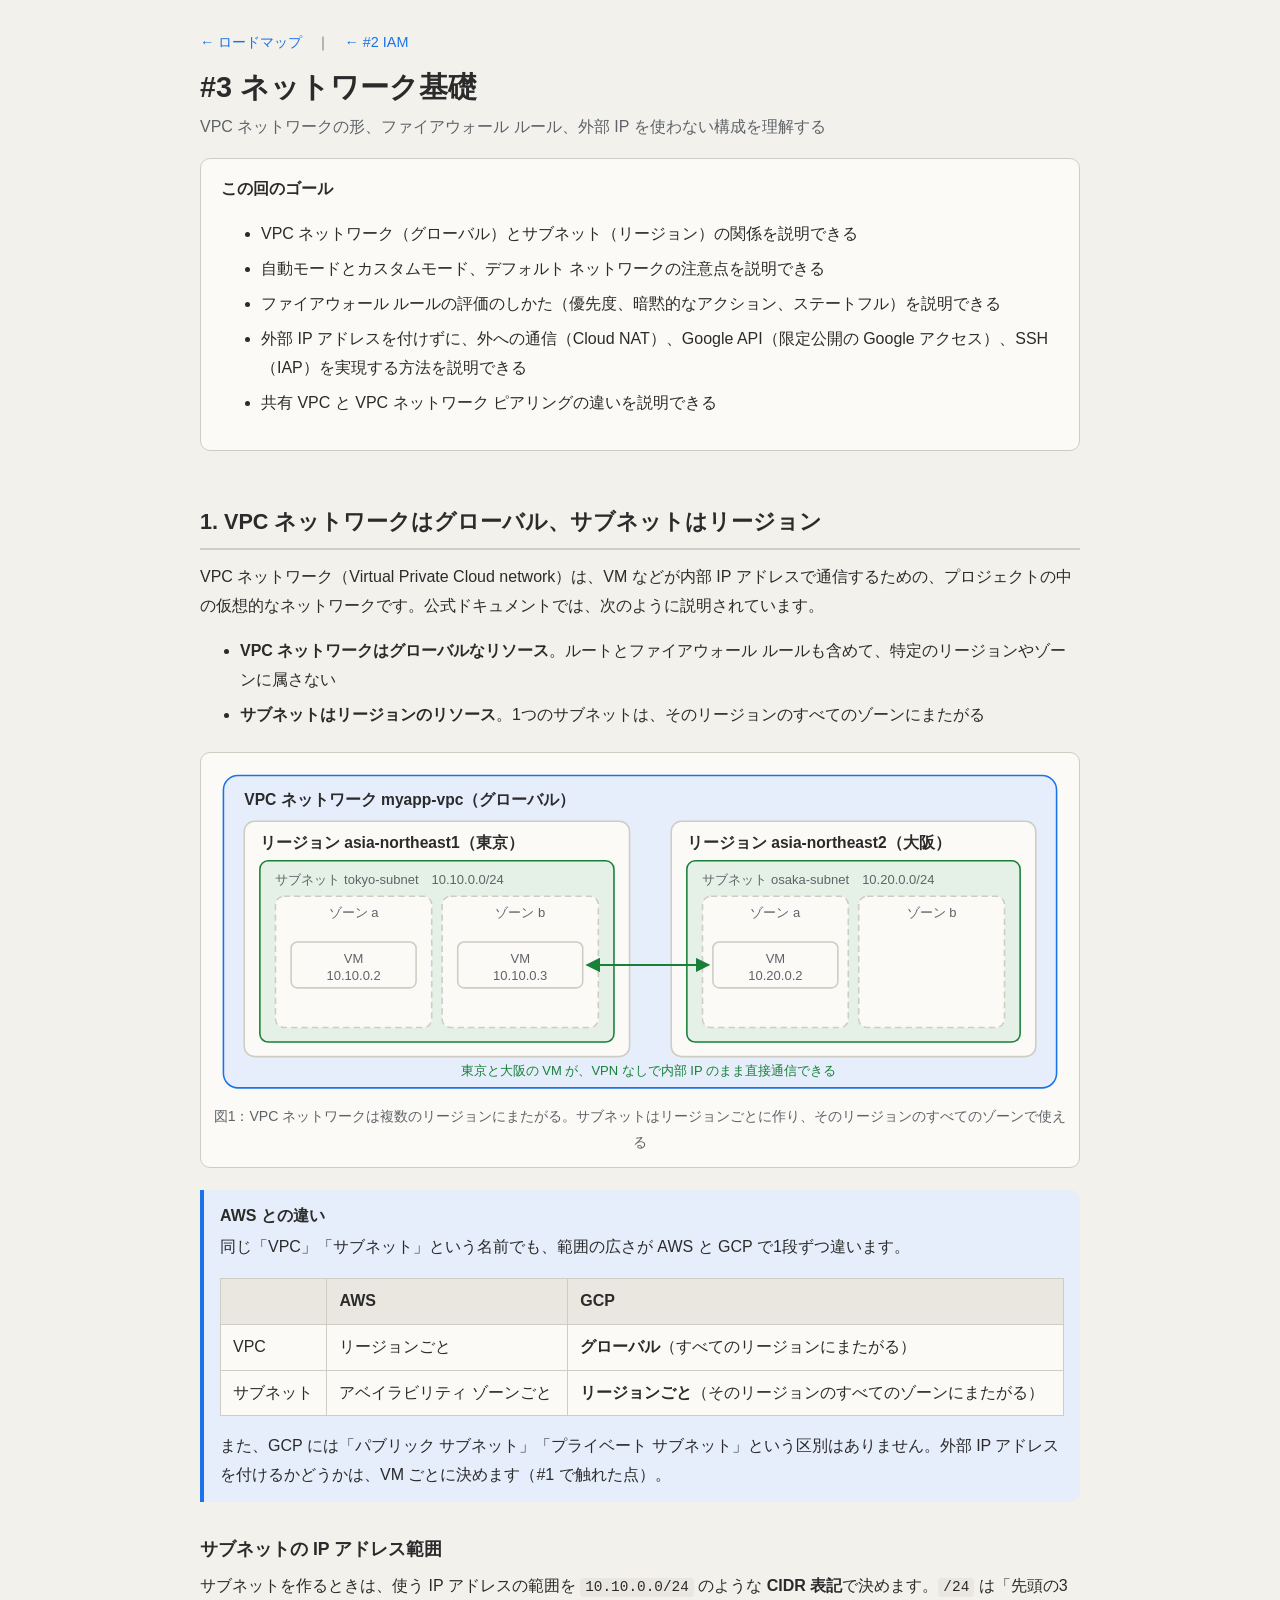
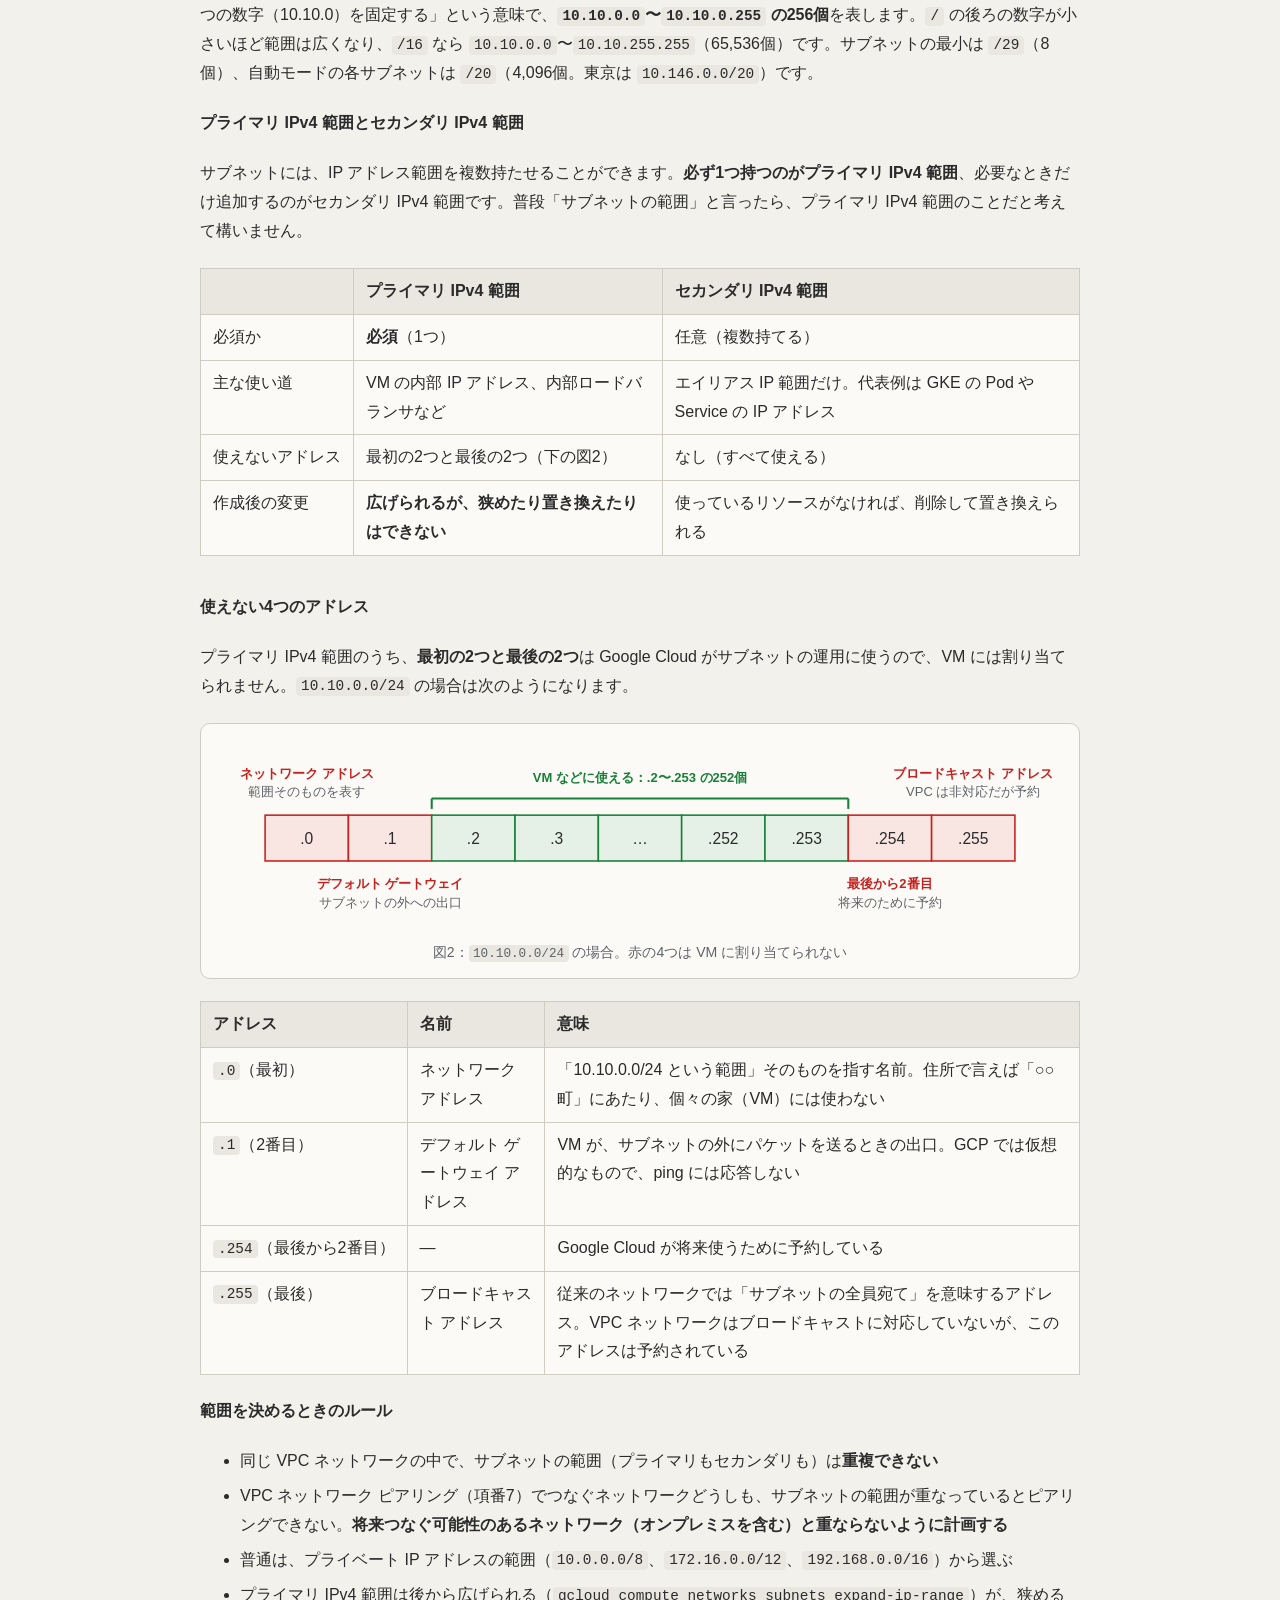
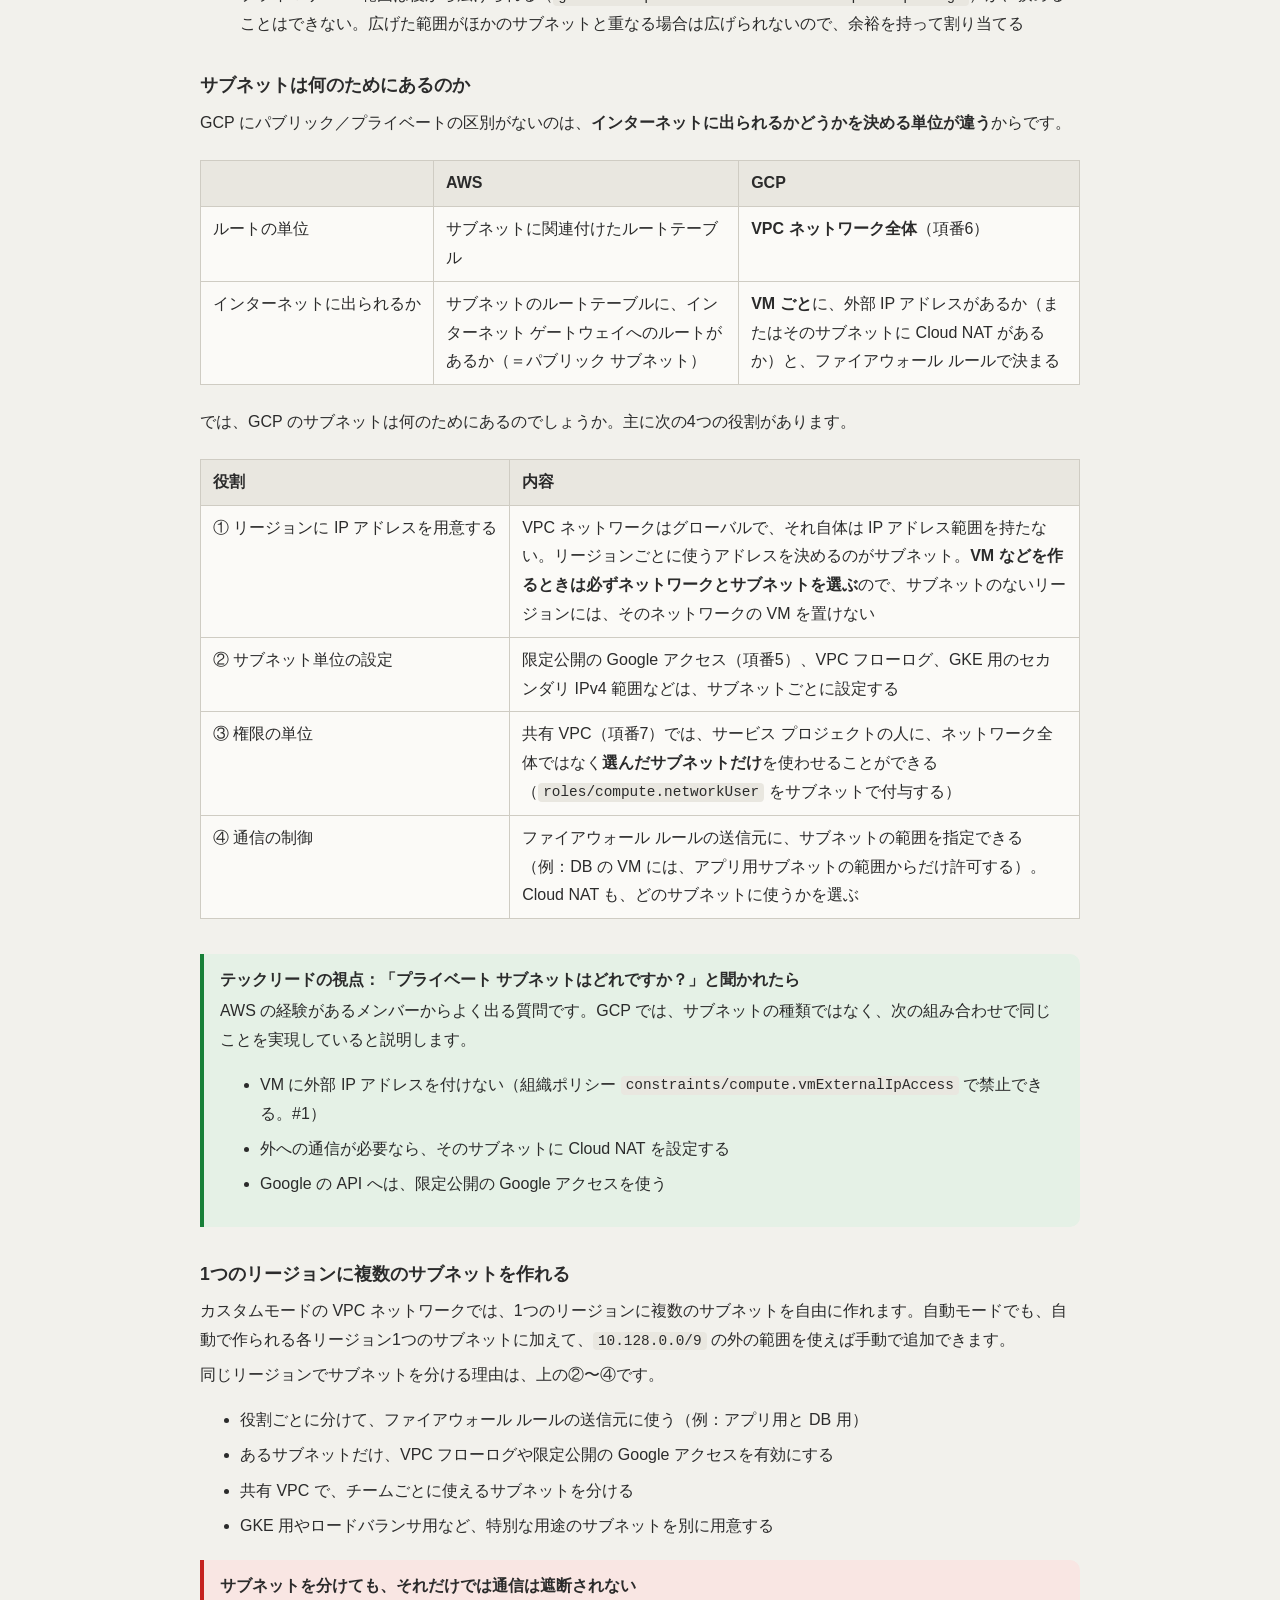
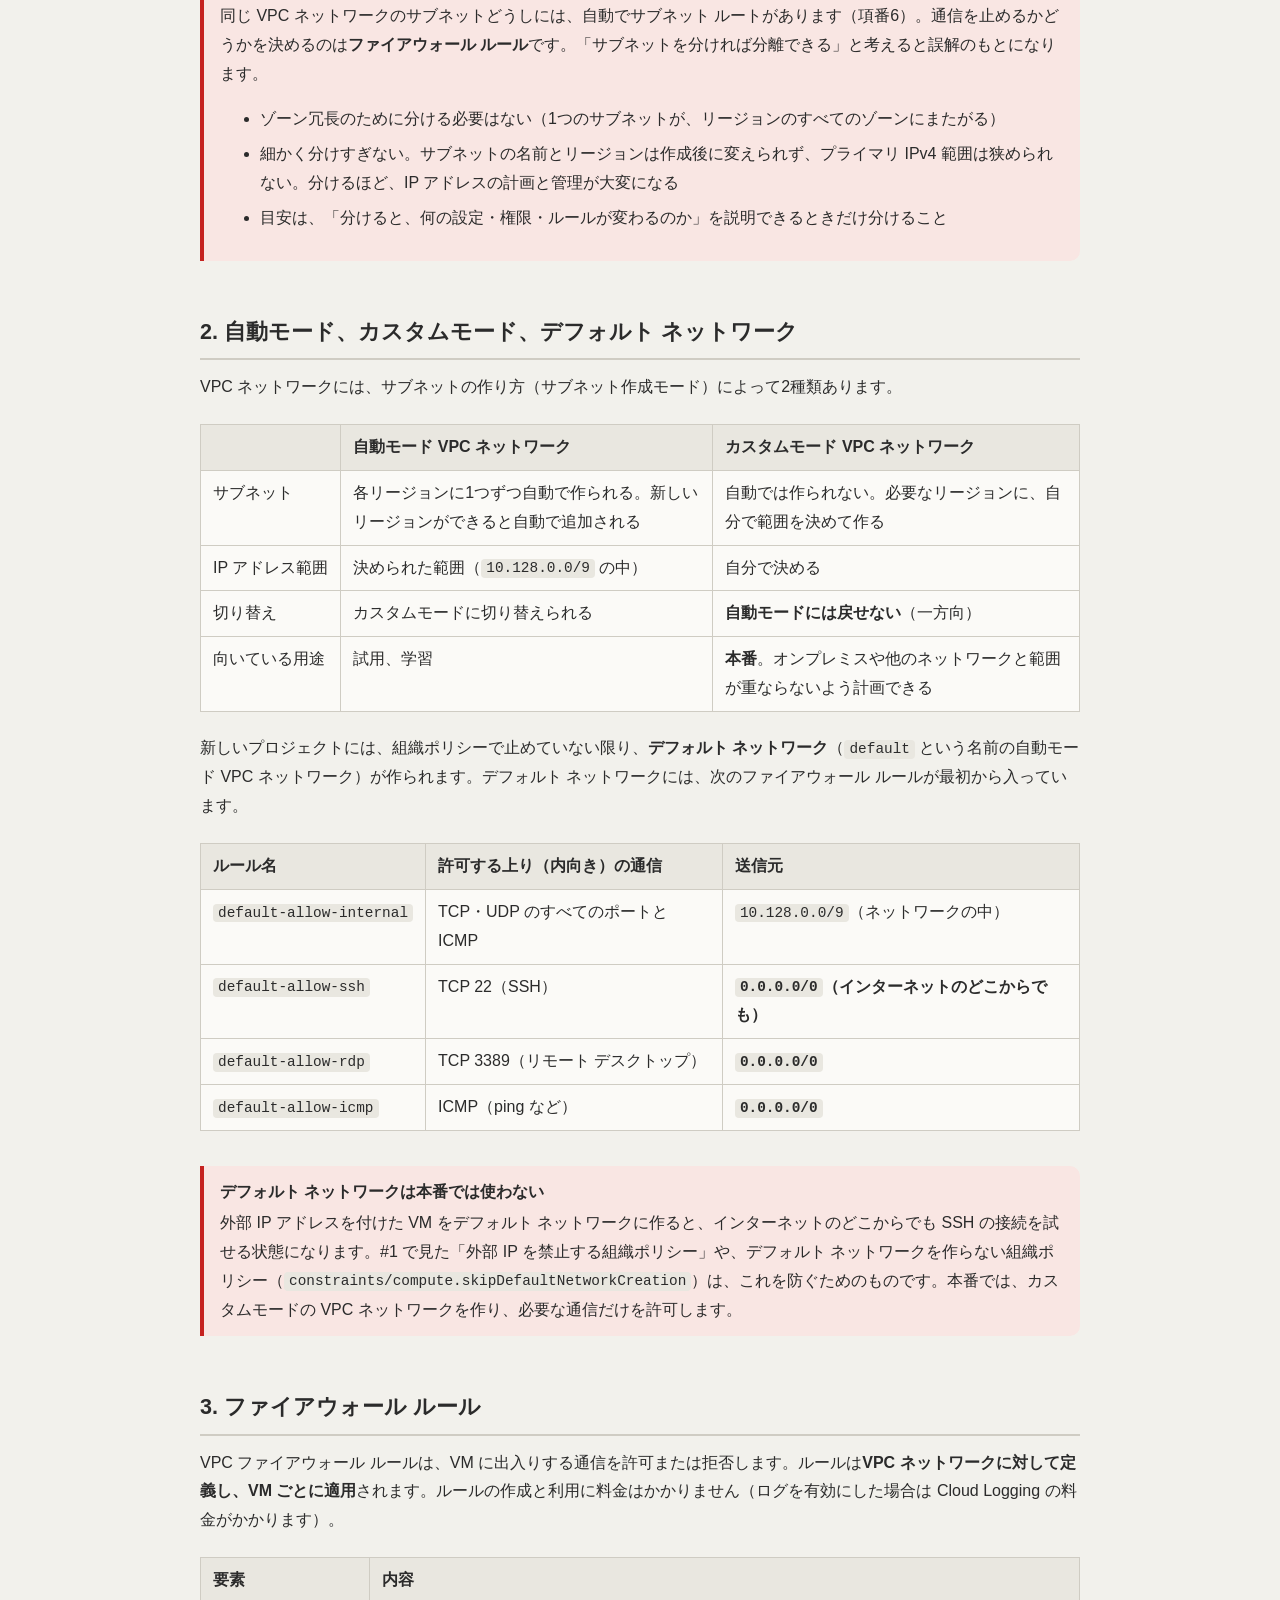
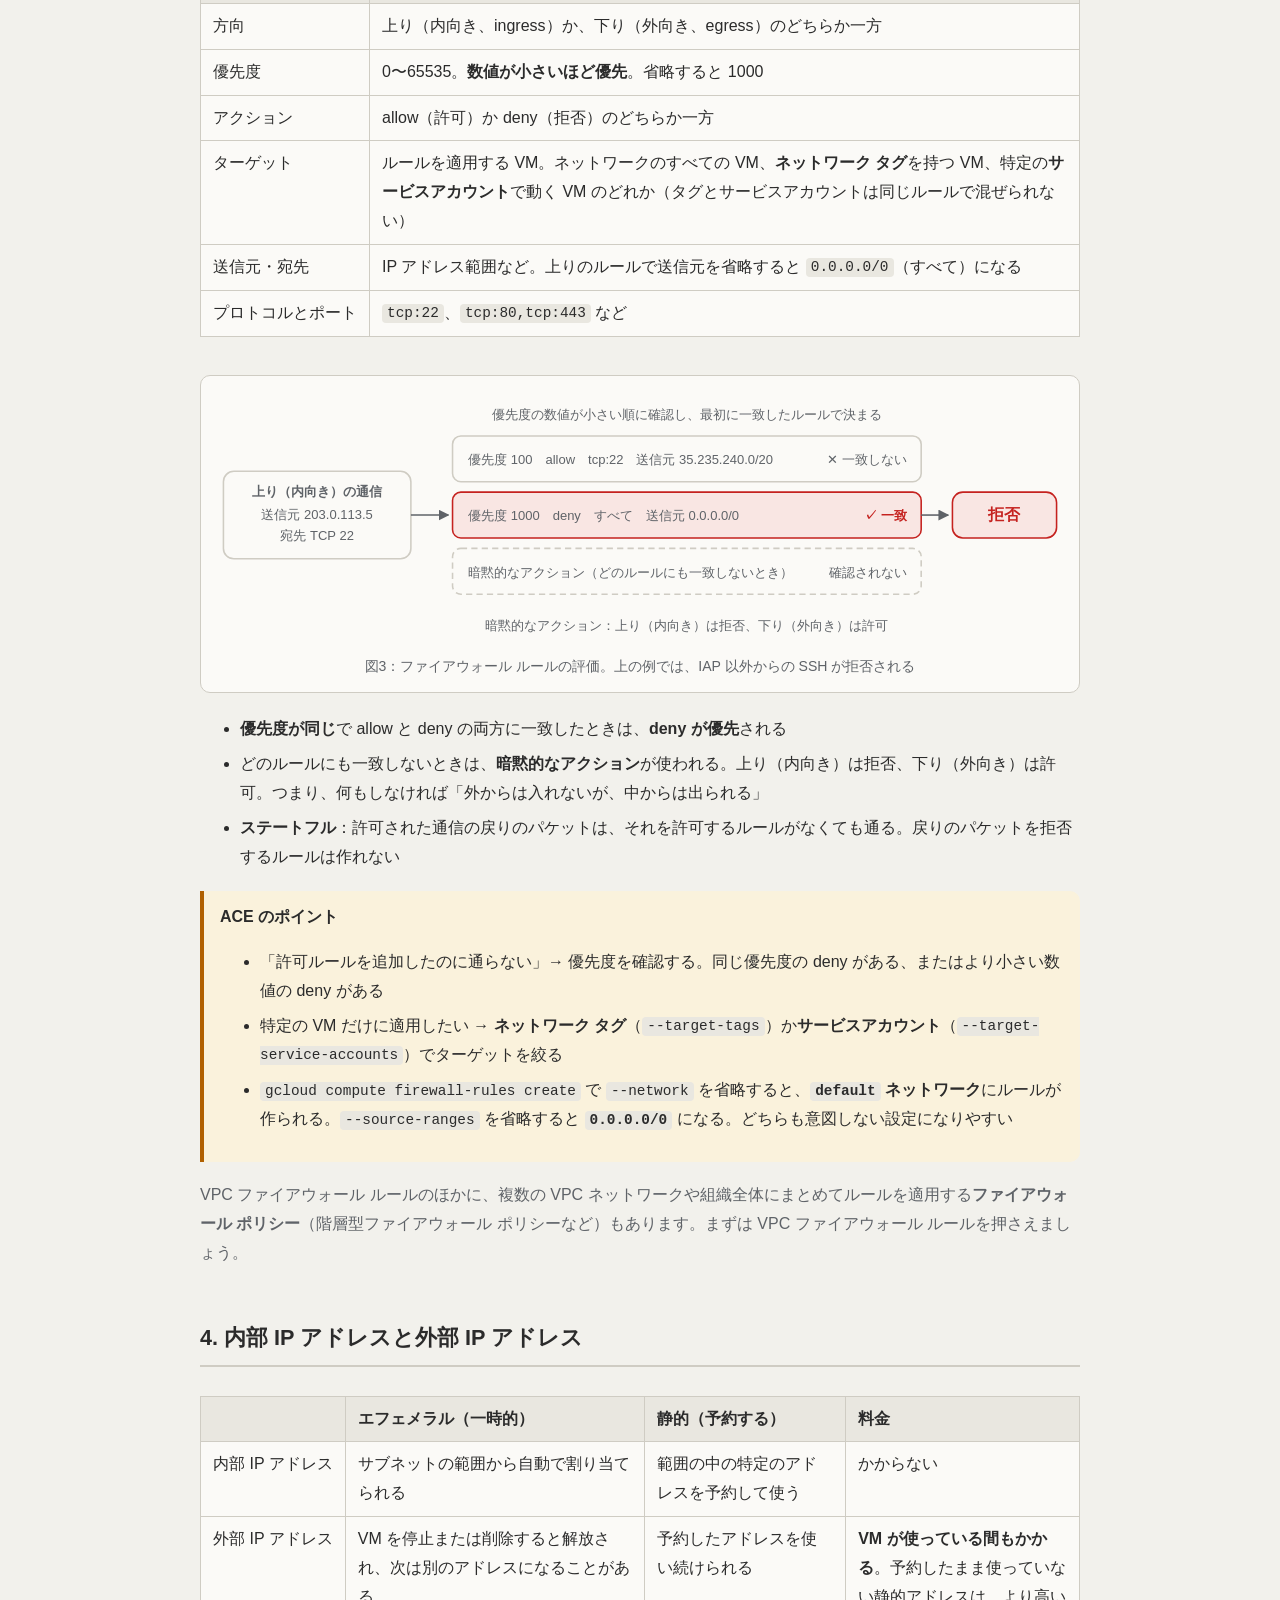
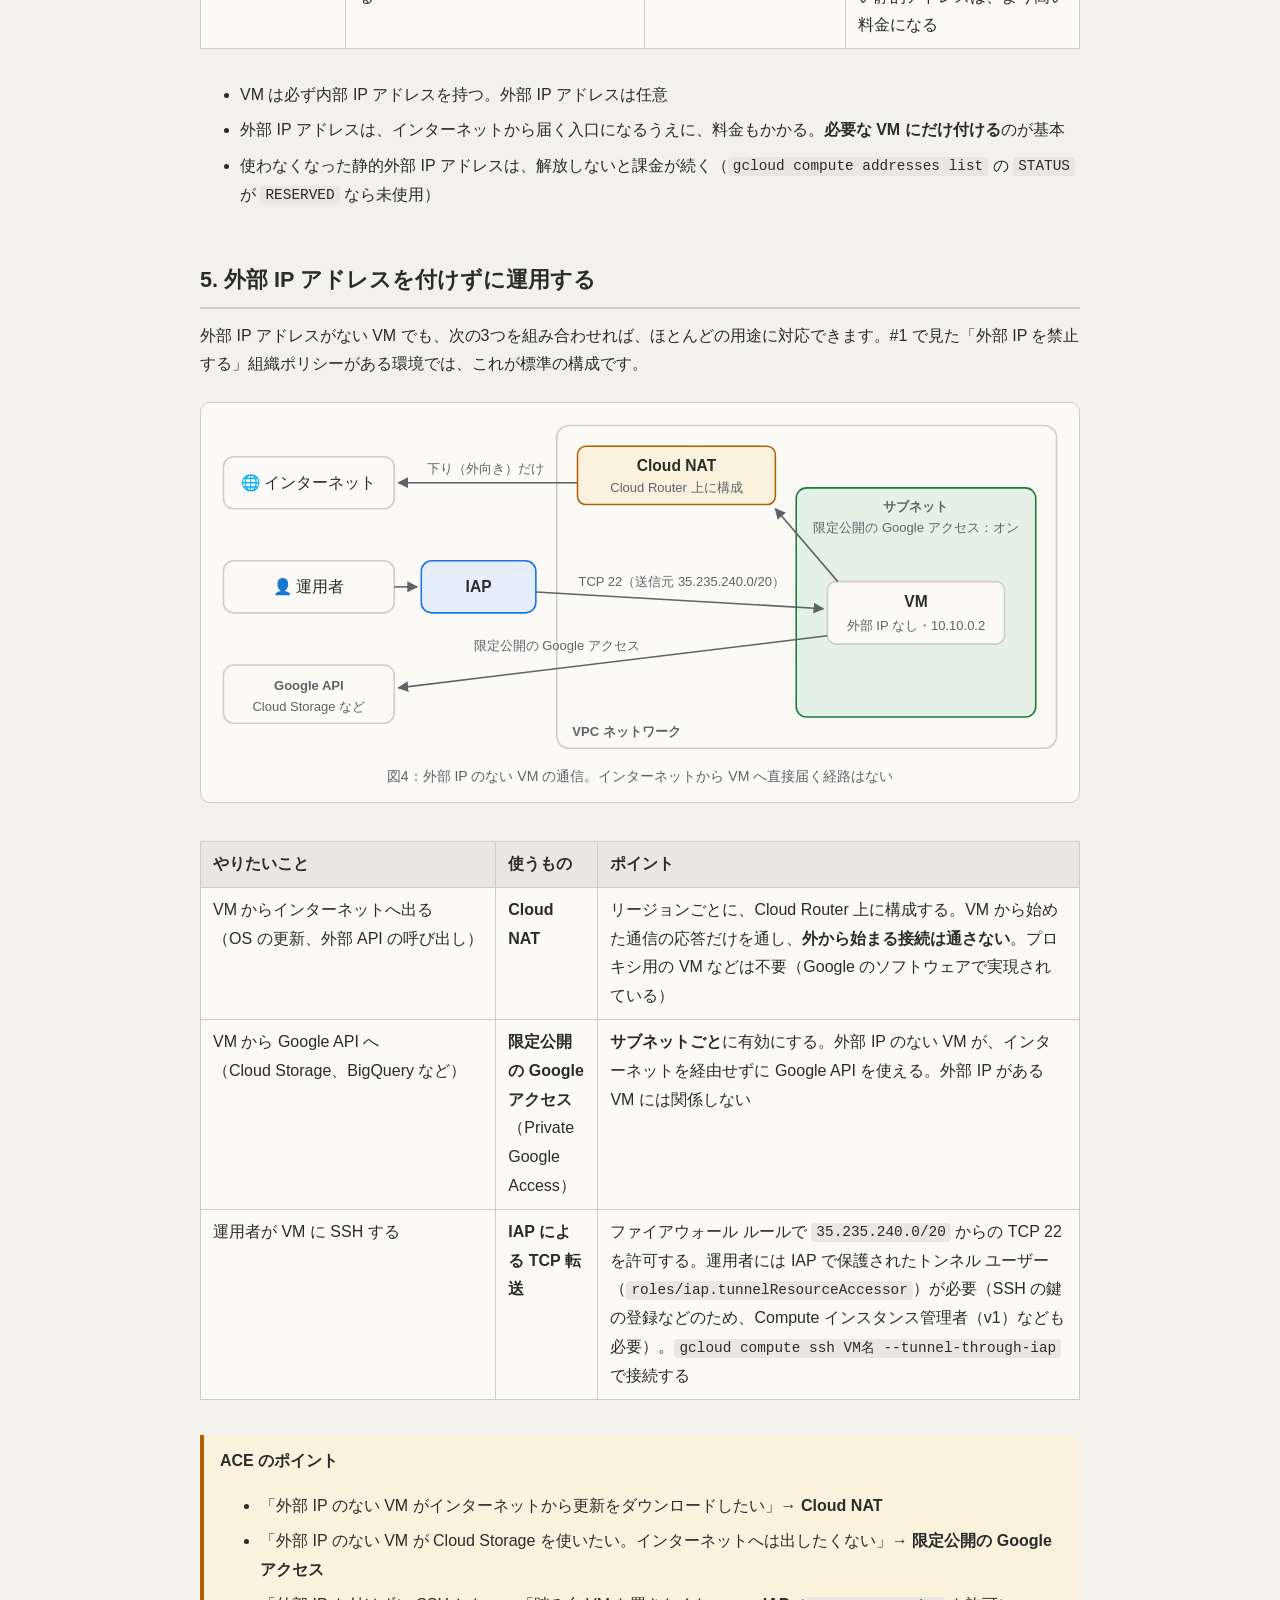
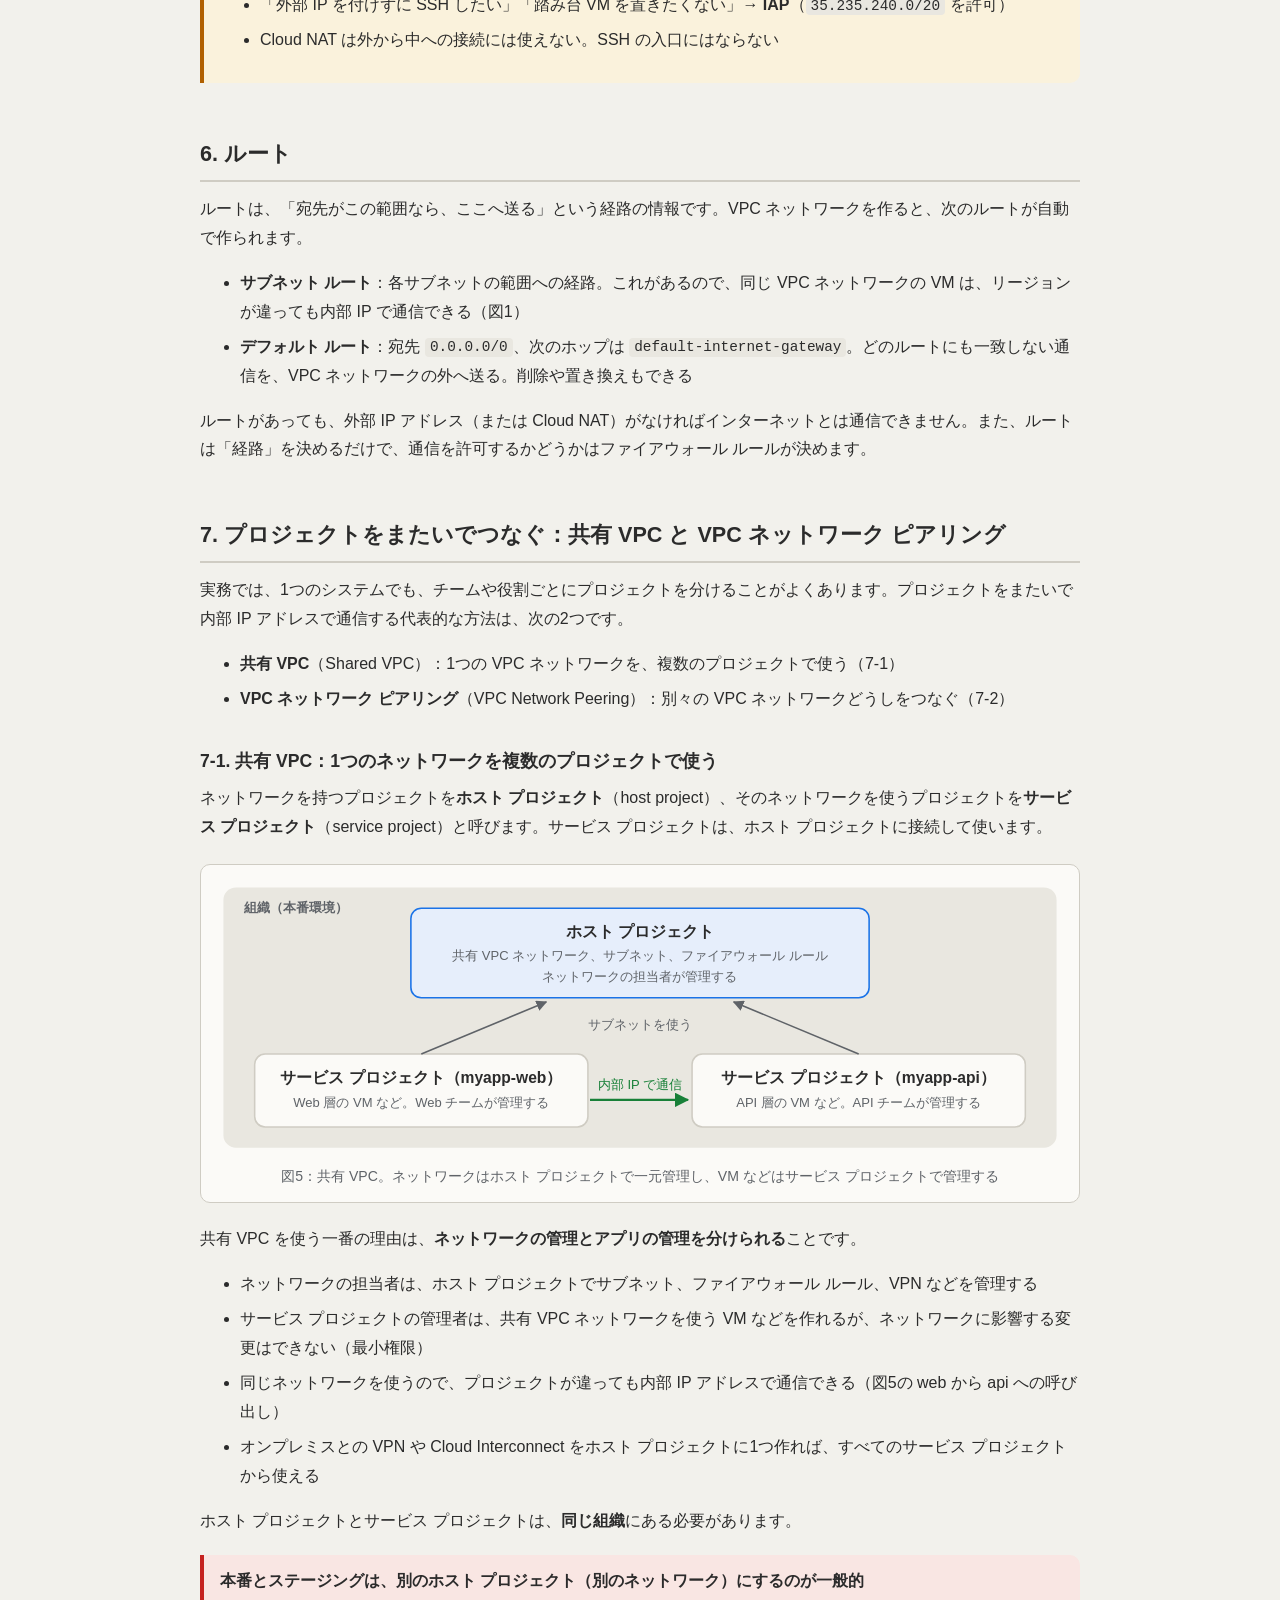
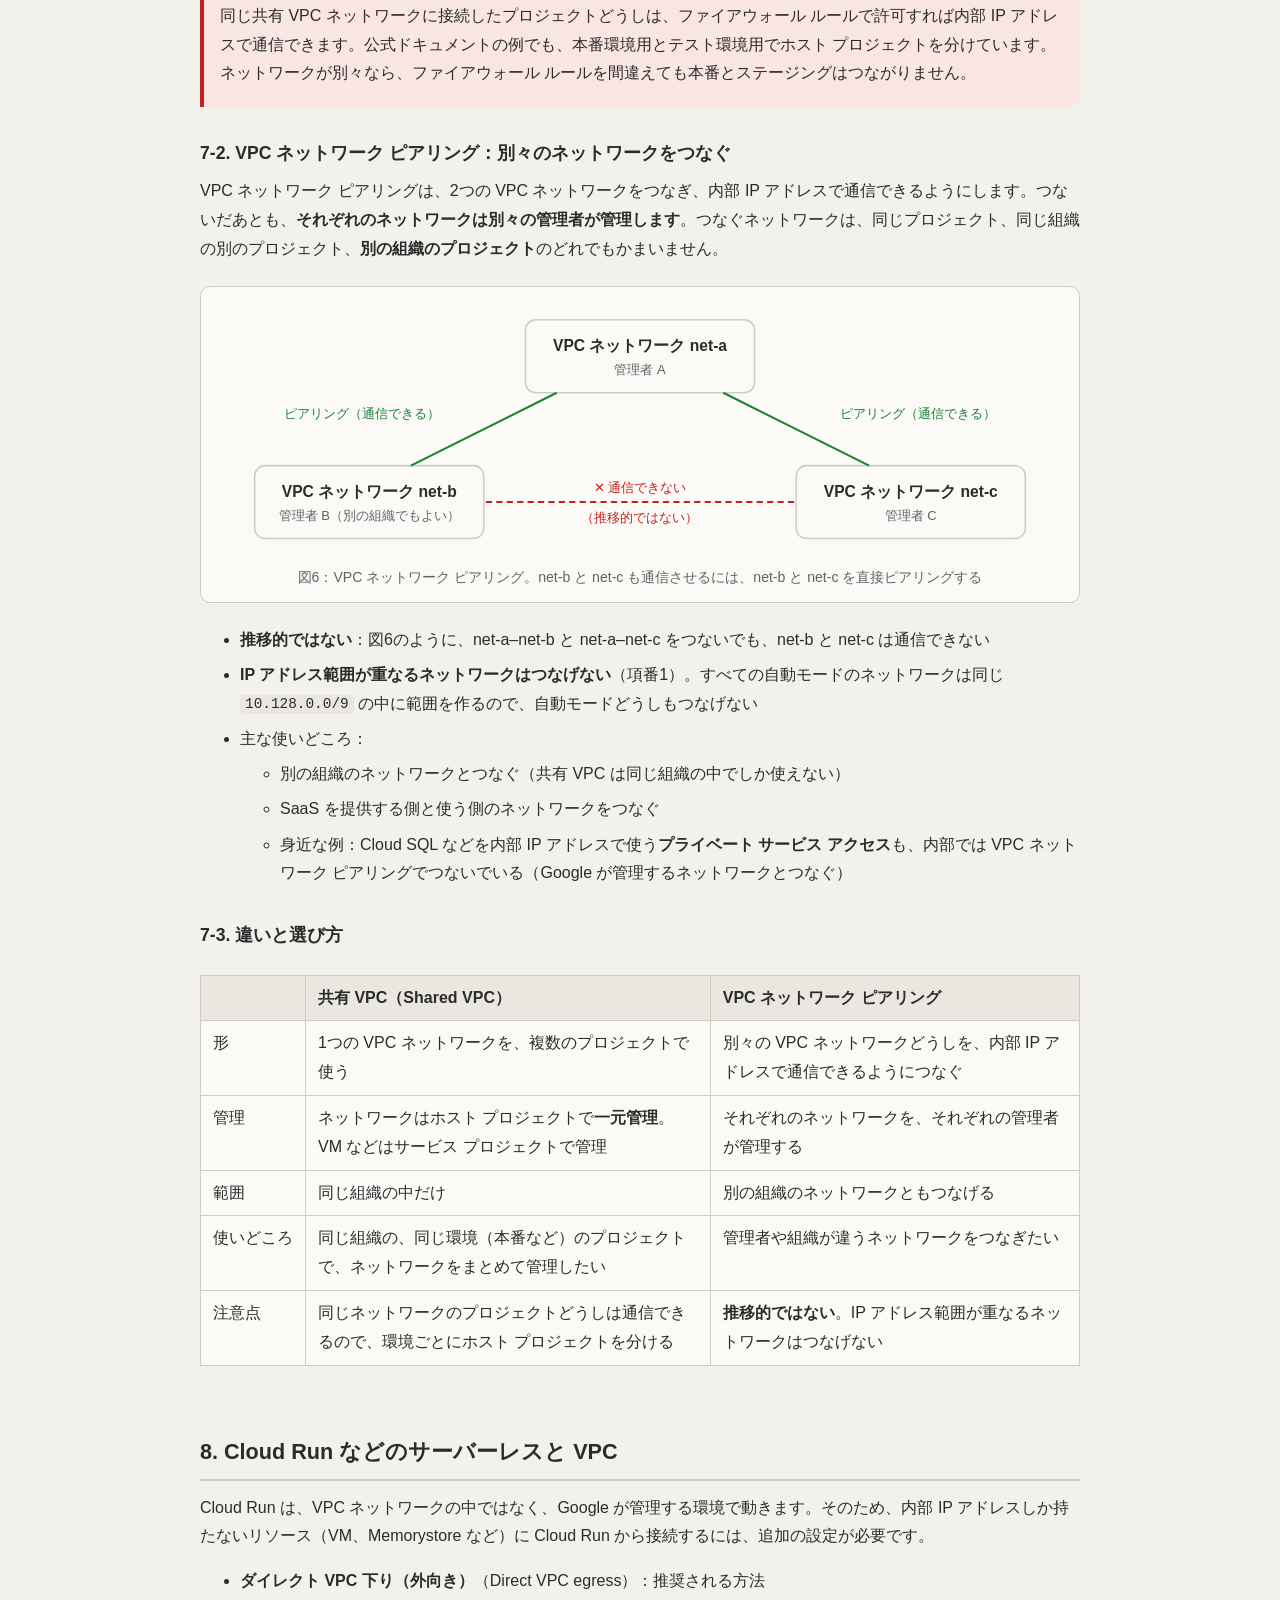
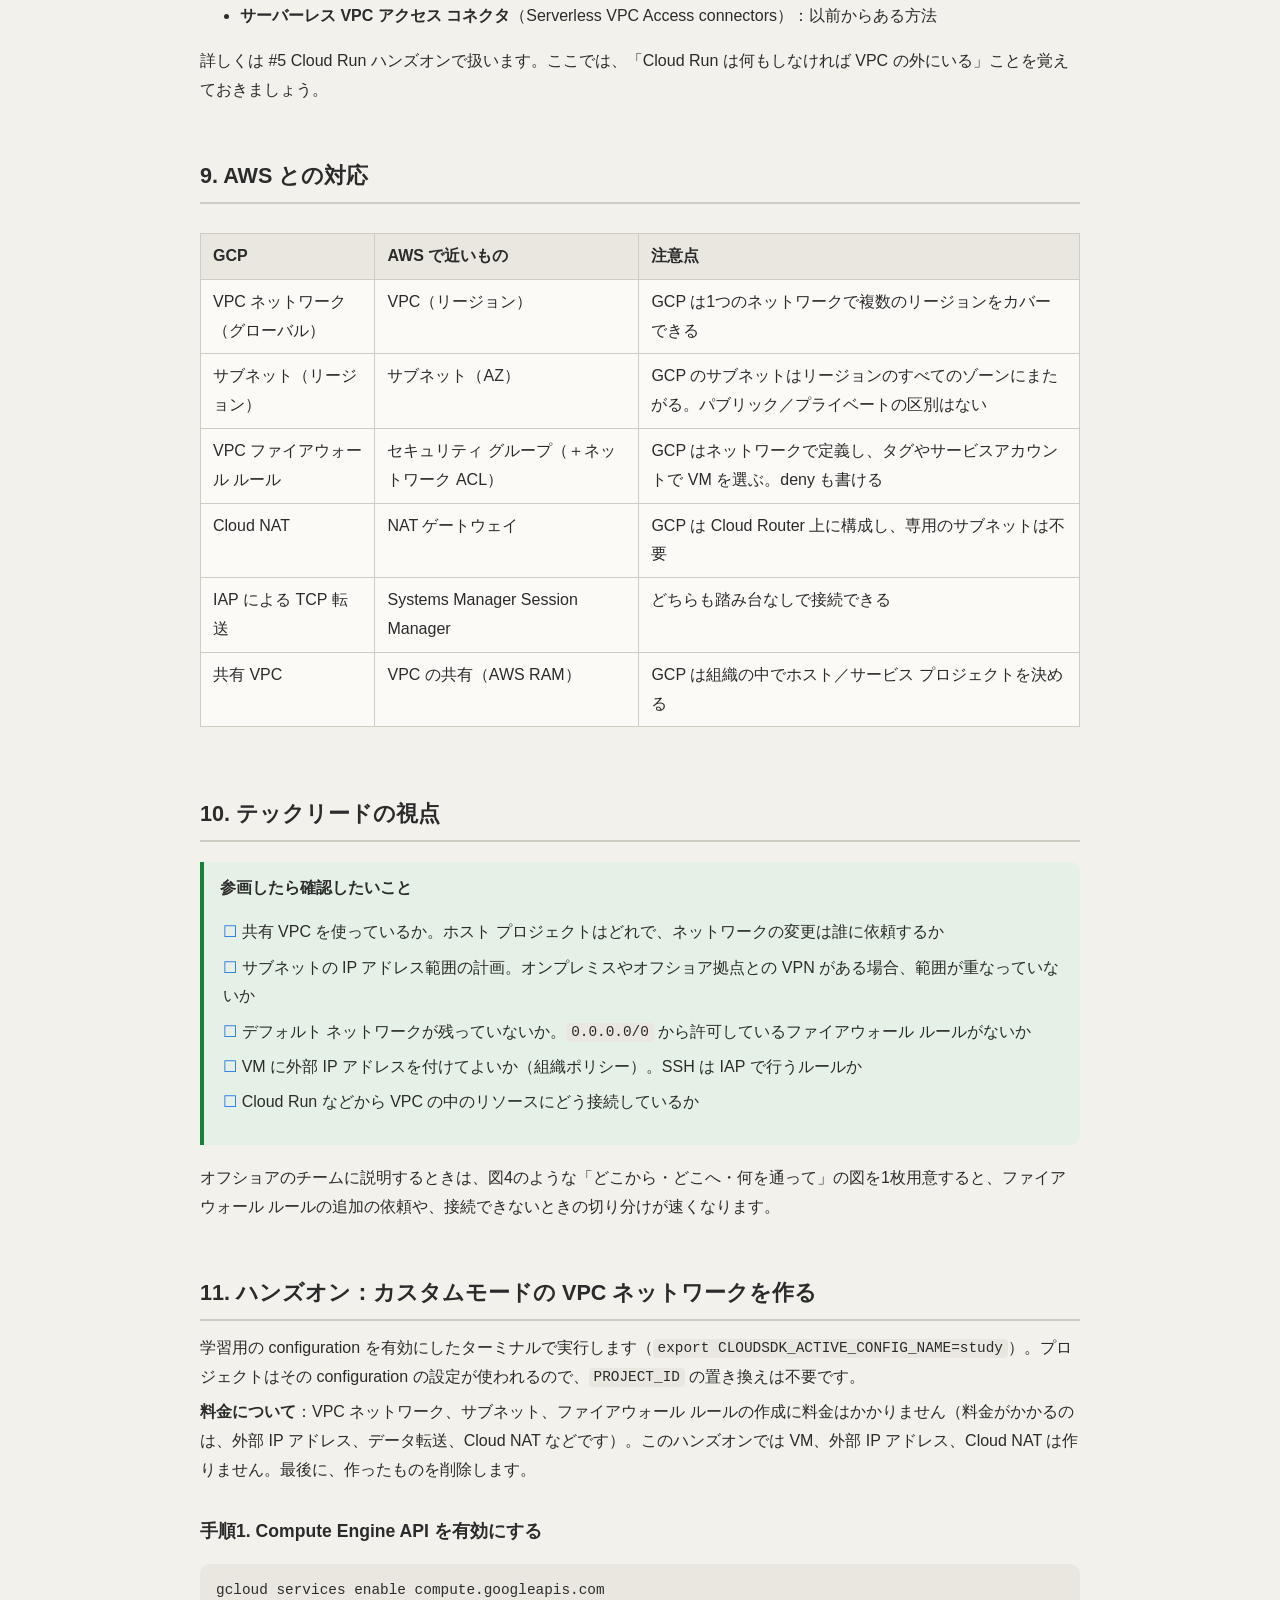
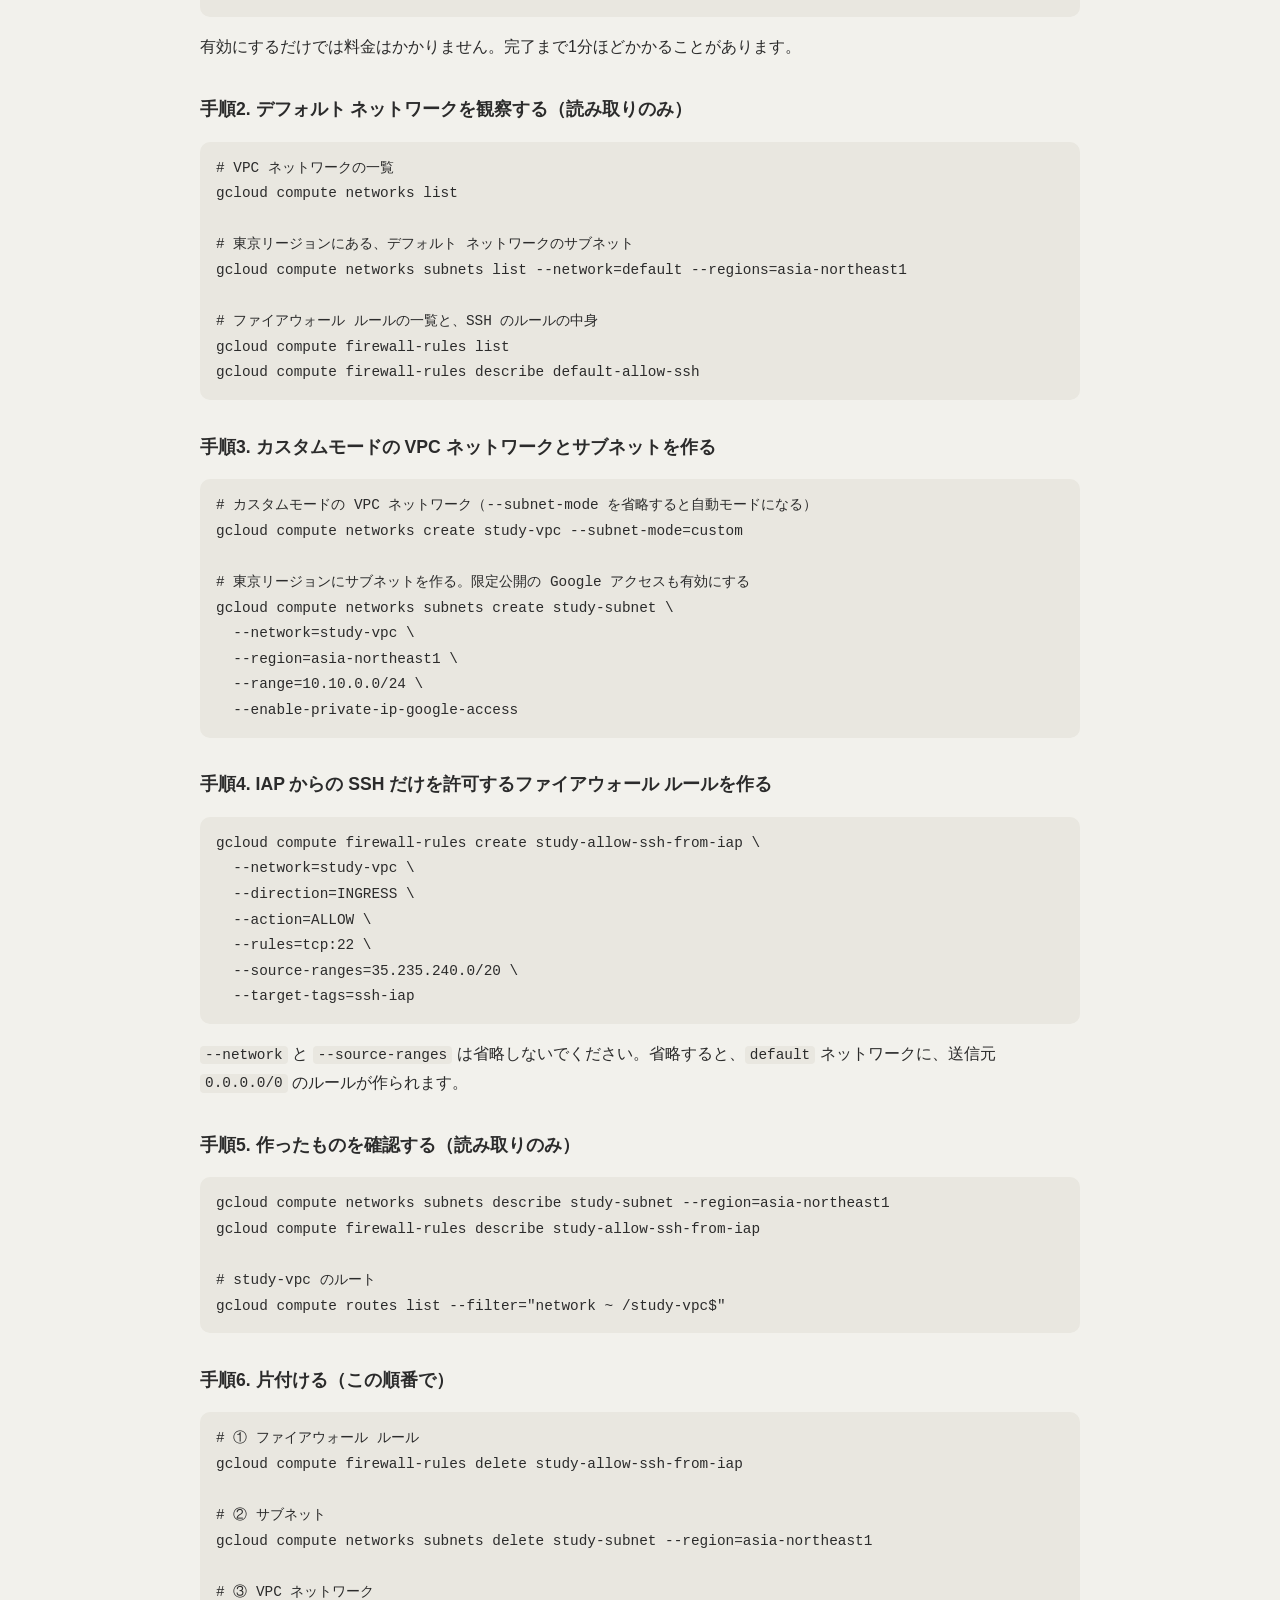
<file: lessons/03-network.html>
<!DOCTYPE html>
<html lang="ja">
<head>
<meta charset="utf-8">
<meta name="viewport" content="width=device-width, initial-scale=1">
<title>#3 ネットワーク基礎 | GCP 学習</title>
<link rel="stylesheet" href="../assets/style.css">
</head>
<body>

<!-- 矢印の定義（ページ内の全 SVG で共有） -->
<svg width="0" height="0" style="position:absolute" aria-hidden="true">
  <defs>
    <marker id="arr" viewBox="0 0 10 10" refX="9" refY="5" markerWidth="7" markerHeight="7" orient="auto-start-reverse">
      <path class="d-arrowhead" d="M0,0 L10,5 L0,10 z"/>
    </marker>
    <marker id="arr-ok" viewBox="0 0 10 10" refX="9" refY="5" markerWidth="7" markerHeight="7" orient="auto-start-reverse">
      <path class="d-arrowhead-ok" d="M0,0 L10,5 L0,10 z"/>
    </marker>
  </defs>
</svg>

<main>
<p class="breadcrumb"><a href="../index.html">← ロードマップ</a>　｜　<a href="02-iam.html">← #2 IAM</a></p>
<h1>#3 ネットワーク基礎</h1>
<p class="lead">VPC ネットワークの形、ファイアウォール ルール、外部 IP を使わない構成を理解する</p>

<div class="card">
<strong>この回のゴール</strong>
<ul>
  <li>VPC ネットワーク（グローバル）とサブネット（リージョン）の関係を説明できる</li>
  <li>自動モードとカスタムモード、デフォルト ネットワークの注意点を説明できる</li>
  <li>ファイアウォール ルールの評価のしかた（優先度、暗黙的なアクション、ステートフル）を説明できる</li>
  <li>外部 IP アドレスを付けずに、外への通信（Cloud NAT）、Google API（限定公開の Google アクセス）、SSH（IAP）を実現する方法を説明できる</li>
  <li>共有 VPC と VPC ネットワーク ピアリングの違いを説明できる</li>
</ul>
</div>

<!-- ============================================================ -->
<h2>1. VPC ネットワークはグローバル、サブネットはリージョン</h2>
<p>VPC ネットワーク（Virtual Private Cloud network）は、VM などが内部 IP アドレスで通信するための、プロジェクトの中の仮想的なネットワークです。公式ドキュメントでは、次のように説明されています。</p>
<ul>
  <li><strong>VPC ネットワークはグローバルなリソース</strong>。ルートとファイアウォール ルールも含めて、特定のリージョンやゾーンに属さない</li>
  <li><strong>サブネットはリージョンのリソース</strong>。1つのサブネットは、そのリージョンのすべてのゾーンにまたがる</li>
</ul>

<figure class="diagram">
<svg viewBox="0 0 820 320" role="img" aria-labelledby="f1-title">
  <title id="f1-title">1つの VPC ネットワークの中に、東京と大阪のサブネットがある。サブネットはリージョンのすべてのゾーンにまたがる。東京の VM と大阪の VM は内部 IP で直接通信できる</title>
  <rect class="d-accent" x="10" y="10" width="800" height="300" rx="14"/>
  <text class="d-t d-b" x="30" y="38">VPC ネットワーク myapp-vpc（グローバル）</text>

  <!-- 東京 -->
  <rect class="d-box" x="30" y="54" width="370" height="226" rx="10"/>
  <text class="d-t d-b" x="45" y="80">リージョン asia-northeast1（東京）</text>
  <rect class="d-ok" x="45" y="92" width="340" height="174" rx="8"/>
  <text class="d-s" x="60" y="114">サブネット tokyo-subnet　10.10.0.0/24</text>
  <rect class="d-box d-dashed" x="60" y="126" width="150" height="126" rx="8"/>
  <text class="d-s" x="135" y="146" text-anchor="middle">ゾーン a</text>
  <rect class="d-box" x="75" y="170" width="120" height="44" rx="6"/>
  <text class="d-s" x="135" y="190" text-anchor="middle">VM</text>
  <text class="d-s" x="135" y="206" text-anchor="middle">10.10.0.2</text>
  <rect class="d-box d-dashed" x="220" y="126" width="150" height="126" rx="8"/>
  <text class="d-s" x="295" y="146" text-anchor="middle">ゾーン b</text>
  <rect class="d-box" x="235" y="170" width="120" height="44" rx="6"/>
  <text class="d-s" x="295" y="190" text-anchor="middle">VM</text>
  <text class="d-s" x="295" y="206" text-anchor="middle">10.10.0.3</text>

  <!-- 大阪 -->
  <rect class="d-box" x="440" y="54" width="350" height="226" rx="10"/>
  <text class="d-t d-b" x="455" y="80">リージョン asia-northeast2（大阪）</text>
  <rect class="d-ok" x="455" y="92" width="320" height="174" rx="8"/>
  <text class="d-s" x="470" y="114">サブネット osaka-subnet　10.20.0.0/24</text>
  <rect class="d-box d-dashed" x="470" y="126" width="140" height="126" rx="8"/>
  <text class="d-s" x="540" y="146" text-anchor="middle">ゾーン a</text>
  <rect class="d-box" x="480" y="170" width="120" height="44" rx="6"/>
  <text class="d-s" x="540" y="190" text-anchor="middle">VM</text>
  <text class="d-s" x="540" y="206" text-anchor="middle">10.20.0.2</text>
  <rect class="d-box d-dashed" x="620" y="126" width="140" height="126" rx="8"/>
  <text class="d-s" x="690" y="146" text-anchor="middle">ゾーン b</text>

  <!-- 矢印（枠のあとに描く） -->
  <path class="d-line-ok" d="M359,192 L476,192" marker-start="url(#arr-ok)" marker-end="url(#arr-ok)"/>
  <text class="d-s d-c-ok" x="418" y="298" text-anchor="middle">東京と大阪の VM が、VPN なしで内部 IP のまま直接通信できる</text>
</svg>
<figcaption>図1：VPC ネットワークは複数のリージョンにまたがる。サブネットはリージョンごとに作り、そのリージョンのすべてのゾーンで使える</figcaption>
</figure>

<div class="callout">
<strong>AWS との違い</strong>
同じ「VPC」「サブネット」という名前でも、範囲の広さが AWS と GCP で1段ずつ違います。
<table class="kv">
  <thead><tr><th></th><th>AWS</th><th>GCP</th></tr></thead>
  <tbody>
    <tr><td>VPC</td><td>リージョンごと</td><td><strong>グローバル</strong>（すべてのリージョンにまたがる）</td></tr>
    <tr><td>サブネット</td><td>アベイラビリティ ゾーンごと</td><td><strong>リージョンごと</strong>（そのリージョンのすべてのゾーンにまたがる）</td></tr>
  </tbody>
</table>
また、GCP には「パブリック サブネット」「プライベート サブネット」という区別はありません。外部 IP アドレスを付けるかどうかは、VM ごとに決めます（#1 で触れた点）。
</div>

<h3>サブネットの IP アドレス範囲</h3>
<p>サブネットを作るときは、使う IP アドレスの範囲を <code>10.10.0.0/24</code> のような <strong>CIDR 表記</strong>で決めます。<code>/24</code> は「先頭の3つの数字（10.10.0）を固定する」という意味で、<strong><code>10.10.0.0</code>〜<code>10.10.0.255</code> の256個</strong>を表します。<code>/</code> の後ろの数字が小さいほど範囲は広くなり、<code>/16</code> なら <code>10.10.0.0</code>〜<code>10.10.255.255</code>（65,536個）です。サブネットの最小は <code>/29</code>（8個）、自動モードの各サブネットは <code>/20</code>（4,096個。東京は <code>10.146.0.0/20</code>）です。</p>

<h4>プライマリ IPv4 範囲とセカンダリ IPv4 範囲</h4>
<p>サブネットには、IP アドレス範囲を複数持たせることができます。<strong>必ず1つ持つのがプライマリ IPv4 範囲</strong>、必要なときだけ追加するのがセカンダリ IPv4 範囲です。普段「サブネットの範囲」と言ったら、プライマリ IPv4 範囲のことだと考えて構いません。</p>
<div class="table-wrap">
<table class="kv">
  <thead><tr><th></th><th>プライマリ IPv4 範囲</th><th>セカンダリ IPv4 範囲</th></tr></thead>
  <tbody>
    <tr><td>必須か</td><td><strong>必須</strong>（1つ）</td><td>任意（複数持てる）</td></tr>
    <tr><td>主な使い道</td><td>VM の内部 IP アドレス、内部ロードバランサなど</td><td>エイリアス IP 範囲だけ。代表例は GKE の Pod や Service の IP アドレス</td></tr>
    <tr><td>使えないアドレス</td><td>最初の2つと最後の2つ（下の図2）</td><td>なし（すべて使える）</td></tr>
    <tr><td>作成後の変更</td><td><strong>広げられるが、狭めたり置き換えたりはできない</strong></td><td>使っているリソースがなければ、削除して置き換えられる</td></tr>
  </tbody>
</table>
</div>

<h4>使えない4つのアドレス</h4>
<p>プライマリ IPv4 範囲のうち、<strong>最初の2つと最後の2つ</strong>は Google Cloud がサブネットの運用に使うので、VM には割り当てられません。<code>10.10.0.0/24</code> の場合は次のようになります。</p>

<figure class="diagram">
<svg viewBox="0 0 820 190" role="img" aria-labelledby="fr-title">
  <title id="fr-title">10.10.0.0/24 の256個のアドレスのうち、.0 はネットワーク アドレス、.1 はデフォルト ゲートウェイ、.254 は将来のための予約、.255 はブロードキャスト アドレスで使えない。VM などに使えるのは .2 から .253 までの252個</title>
  <!-- 上のラベル -->
  <text class="d-s d-b d-c-warn" x="90" y="40" text-anchor="middle">ネットワーク アドレス</text>
  <text class="d-s" x="90" y="58" text-anchor="middle">範囲そのものを表す</text>
  <text class="d-s d-b d-c-ok" x="410" y="44" text-anchor="middle">VM などに使える：.2〜.253 の252個</text>
  <line class="d-line-ok" x1="210" y1="60" x2="610" y2="60"/>
  <line class="d-line-ok" x1="210" y1="60" x2="210" y2="70"/>
  <line class="d-line-ok" x1="610" y1="60" x2="610" y2="70"/>
  <text class="d-s d-b d-c-warn" x="730" y="40" text-anchor="middle">ブロードキャスト アドレス</text>
  <text class="d-s" x="730" y="58" text-anchor="middle">VPC は非対応だが予約</text>

  <!-- アドレスの列 -->
  <rect class="d-warn" x="50" y="76" width="80" height="44"/>
  <text class="d-t" x="90" y="104" text-anchor="middle">.0</text>
  <rect class="d-warn" x="130" y="76" width="80" height="44"/>
  <text class="d-t" x="170" y="104" text-anchor="middle">.1</text>
  <rect class="d-ok" x="210" y="76" width="80" height="44"/>
  <text class="d-t" x="250" y="104" text-anchor="middle">.2</text>
  <rect class="d-ok" x="290" y="76" width="80" height="44"/>
  <text class="d-t" x="330" y="104" text-anchor="middle">.3</text>
  <rect class="d-ok" x="370" y="76" width="80" height="44"/>
  <text class="d-t" x="410" y="104" text-anchor="middle">…</text>
  <rect class="d-ok" x="450" y="76" width="80" height="44"/>
  <text class="d-t" x="490" y="104" text-anchor="middle">.252</text>
  <rect class="d-ok" x="530" y="76" width="80" height="44"/>
  <text class="d-t" x="570" y="104" text-anchor="middle">.253</text>
  <rect class="d-warn" x="610" y="76" width="80" height="44"/>
  <text class="d-t" x="650" y="104" text-anchor="middle">.254</text>
  <rect class="d-warn" x="690" y="76" width="80" height="44"/>
  <text class="d-t" x="730" y="104" text-anchor="middle">.255</text>

  <!-- 下のラベル -->
  <text class="d-s d-b d-c-warn" x="170" y="146" text-anchor="middle">デフォルト ゲートウェイ</text>
  <text class="d-s" x="170" y="164" text-anchor="middle">サブネットの外への出口</text>
  <text class="d-s d-b d-c-warn" x="650" y="146" text-anchor="middle">最後から2番目</text>
  <text class="d-s" x="650" y="164" text-anchor="middle">将来のために予約</text>
</svg>
<figcaption>図2：<code>10.10.0.0/24</code> の場合。赤の4つは VM に割り当てられない</figcaption>
</figure>

<table class="kv">
  <thead><tr><th>アドレス</th><th>名前</th><th>意味</th></tr></thead>
  <tbody>
    <tr><td><code>.0</code>（最初）</td><td>ネットワーク アドレス</td><td>「10.10.0.0/24 という範囲」そのものを指す名前。住所で言えば「○○町」にあたり、個々の家（VM）には使わない</td></tr>
    <tr><td><code>.1</code>（2番目）</td><td>デフォルト ゲートウェイ アドレス</td><td>VM が、サブネットの外にパケットを送るときの出口。GCP では仮想的なもので、ping には応答しない</td></tr>
    <tr><td><code>.254</code>（最後から2番目）</td><td>―</td><td>Google Cloud が将来使うために予約している</td></tr>
    <tr><td><code>.255</code>（最後）</td><td>ブロードキャスト アドレス</td><td>従来のネットワークでは「サブネットの全員宛て」を意味するアドレス。VPC ネットワークはブロードキャストに対応していないが、このアドレスは予約されている</td></tr>
  </tbody>
</table>

<h4>範囲を決めるときのルール</h4>
<ul>
  <li>同じ VPC ネットワークの中で、サブネットの範囲（プライマリもセカンダリも）は<strong>重複できない</strong></li>
  <li>VPC ネットワーク ピアリング（項番7）でつなぐネットワークどうしも、サブネットの範囲が重なっているとピアリングできない。<strong>将来つなぐ可能性のあるネットワーク（オンプレミスを含む）と重ならないように計画する</strong></li>
  <li>普通は、プライベート IP アドレスの範囲（<code>10.0.0.0/8</code>、<code>172.16.0.0/12</code>、<code>192.168.0.0/16</code>）から選ぶ</li>
  <li>プライマリ IPv4 範囲は後から広げられる（<code>gcloud compute networks subnets expand-ip-range</code>）が、狭めることはできない。広げた範囲がほかのサブネットと重なる場合は広げられないので、余裕を持って割り当てる</li>
</ul>

<h3>サブネットは何のためにあるのか</h3>
<p>GCP にパブリック／プライベートの区別がないのは、<strong>インターネットに出られるかどうかを決める単位が違う</strong>からです。</p>
<div class="table-wrap">
<table class="kv">
  <thead><tr><th></th><th>AWS</th><th>GCP</th></tr></thead>
  <tbody>
    <tr><td>ルートの単位</td><td>サブネットに関連付けたルートテーブル</td><td><strong>VPC ネットワーク全体</strong>（項番6）</td></tr>
    <tr><td>インターネットに出られるか</td><td>サブネットのルートテーブルに、インターネット ゲートウェイへのルートがあるか（＝パブリック サブネット）</td><td><strong>VM ごと</strong>に、外部 IP アドレスがあるか（またはそのサブネットに Cloud NAT があるか）と、ファイアウォール ルールで決まる</td></tr>
  </tbody>
</table>
</div>
<p>では、GCP のサブネットは何のためにあるのでしょうか。主に次の4つの役割があります。</p>
<div class="table-wrap">
<table class="kv">
  <thead><tr><th>役割</th><th>内容</th></tr></thead>
  <tbody>
    <tr><td>① リージョンに IP アドレスを用意する</td><td>VPC ネットワークはグローバルで、それ自体は IP アドレス範囲を持たない。リージョンごとに使うアドレスを決めるのがサブネット。<strong>VM などを作るときは必ずネットワークとサブネットを選ぶ</strong>ので、サブネットのないリージョンには、そのネットワークの VM を置けない</td></tr>
    <tr><td>② サブネット単位の設定</td><td>限定公開の Google アクセス（項番5）、VPC フローログ、GKE 用のセカンダリ IPv4 範囲などは、サブネットごとに設定する</td></tr>
    <tr><td>③ 権限の単位</td><td>共有 VPC（項番7）では、サービス プロジェクトの人に、ネットワーク全体ではなく<strong>選んだサブネットだけ</strong>を使わせることができる（<code>roles/compute.networkUser</code> をサブネットで付与する）</td></tr>
    <tr><td>④ 通信の制御</td><td>ファイアウォール ルールの送信元に、サブネットの範囲を指定できる（例：DB の VM には、アプリ用サブネットの範囲からだけ許可する）。Cloud NAT も、どのサブネットに使うかを選ぶ</td></tr>
  </tbody>
</table>
</div>

<div class="callout lead-tip">
<strong>テックリードの視点：「プライベート サブネットはどれですか？」と聞かれたら</strong>
AWS の経験があるメンバーからよく出る質問です。GCP では、サブネットの種類ではなく、次の組み合わせで同じことを実現していると説明します。
<ul>
  <li>VM に外部 IP アドレスを付けない（組織ポリシー <code>constraints/compute.vmExternalIpAccess</code> で禁止できる。#1）</li>
  <li>外への通信が必要なら、そのサブネットに Cloud NAT を設定する</li>
  <li>Google の API へは、限定公開の Google アクセスを使う</li>
</ul>
</div>

<h3>1つのリージョンに複数のサブネットを作れる</h3>
<p>カスタムモードの VPC ネットワークでは、1つのリージョンに複数のサブネットを自由に作れます。自動モードでも、自動で作られる各リージョン1つのサブネットに加えて、<code>10.128.0.0/9</code> の外の範囲を使えば手動で追加できます。</p>
<p>同じリージョンでサブネットを分ける理由は、上の②〜④です。</p>
<ul>
  <li>役割ごとに分けて、ファイアウォール ルールの送信元に使う（例：アプリ用と DB 用）</li>
  <li>あるサブネットだけ、VPC フローログや限定公開の Google アクセスを有効にする</li>
  <li>共有 VPC で、チームごとに使えるサブネットを分ける</li>
  <li>GKE 用やロードバランサ用など、特別な用途のサブネットを別に用意する</li>
</ul>

<div class="callout warn">
<strong>サブネットを分けても、それだけでは通信は遮断されない</strong>
同じ VPC ネットワークのサブネットどうしには、自動でサブネット ルートがあります（項番6）。通信を止めるかどうかを決めるのは<strong>ファイアウォール ルール</strong>です。「サブネットを分ければ分離できる」と考えると誤解のもとになります。
<ul>
  <li>ゾーン冗長のために分ける必要はない（1つのサブネットが、リージョンのすべてのゾーンにまたがる）</li>
  <li>細かく分けすぎない。サブネットの名前とリージョンは作成後に変えられず、プライマリ IPv4 範囲は狭められない。分けるほど、IP アドレスの計画と管理が大変になる</li>
  <li>目安は、「分けると、何の設定・権限・ルールが変わるのか」を説明できるときだけ分けること</li>
</ul>
</div>

<!-- ============================================================ -->
<h2>2. 自動モード、カスタムモード、デフォルト ネットワーク</h2>
<p>VPC ネットワークには、サブネットの作り方（サブネット作成モード）によって2種類あります。</p>

<div class="table-wrap">
<table class="kv">
  <thead><tr><th></th><th>自動モード VPC ネットワーク</th><th>カスタムモード VPC ネットワーク</th></tr></thead>
  <tbody>
    <tr><td>サブネット</td><td>各リージョンに1つずつ自動で作られる。新しいリージョンができると自動で追加される</td><td>自動では作られない。必要なリージョンに、自分で範囲を決めて作る</td></tr>
    <tr><td>IP アドレス範囲</td><td>決められた範囲（<code>10.128.0.0/9</code> の中）</td><td>自分で決める</td></tr>
    <tr><td>切り替え</td><td>カスタムモードに切り替えられる</td><td><strong>自動モードには戻せない</strong>（一方向）</td></tr>
    <tr><td>向いている用途</td><td>試用、学習</td><td><strong>本番</strong>。オンプレミスや他のネットワークと範囲が重ならないよう計画できる</td></tr>
  </tbody>
</table>
</div>

<p>新しいプロジェクトには、組織ポリシーで止めていない限り、<strong>デフォルト ネットワーク</strong>（<code>default</code> という名前の自動モード VPC ネットワーク）が作られます。デフォルト ネットワークには、次のファイアウォール ルールが最初から入っています。</p>

<div class="table-wrap">
<table class="kv">
  <thead><tr><th>ルール名</th><th>許可する上り（内向き）の通信</th><th>送信元</th></tr></thead>
  <tbody>
    <tr><td><code>default-allow-internal</code></td><td>TCP・UDP のすべてのポートと ICMP</td><td><code>10.128.0.0/9</code>（ネットワークの中）</td></tr>
    <tr><td><code>default-allow-ssh</code></td><td>TCP 22（SSH）</td><td><strong><code>0.0.0.0/0</code>（インターネットのどこからでも）</strong></td></tr>
    <tr><td><code>default-allow-rdp</code></td><td>TCP 3389（リモート デスクトップ）</td><td><strong><code>0.0.0.0/0</code></strong></td></tr>
    <tr><td><code>default-allow-icmp</code></td><td>ICMP（ping など）</td><td><strong><code>0.0.0.0/0</code></strong></td></tr>
  </tbody>
</table>
</div>

<div class="callout warn">
<strong>デフォルト ネットワークは本番では使わない</strong>
外部 IP アドレスを付けた VM をデフォルト ネットワークに作ると、インターネットのどこからでも SSH の接続を試せる状態になります。#1 で見た「外部 IP を禁止する組織ポリシー」や、デフォルト ネットワークを作らない組織ポリシー（<code>constraints/compute.skipDefaultNetworkCreation</code>）は、これを防ぐためのものです。本番では、カスタムモードの VPC ネットワークを作り、必要な通信だけを許可します。
</div>

<!-- ============================================================ -->
<h2>3. ファイアウォール ルール</h2>
<p>VPC ファイアウォール ルールは、VM に出入りする通信を許可または拒否します。ルールは<strong>VPC ネットワークに対して定義し、VM ごとに適用</strong>されます。ルールの作成と利用に料金はかかりません（ログを有効にした場合は Cloud Logging の料金がかかります）。</p>

<div class="table-wrap">
<table class="kv">
  <thead><tr><th>要素</th><th>内容</th></tr></thead>
  <tbody>
    <tr><td>方向</td><td>上り（内向き、ingress）か、下り（外向き、egress）のどちらか一方</td></tr>
    <tr><td>優先度</td><td>0〜65535。<strong>数値が小さいほど優先</strong>。省略すると 1000</td></tr>
    <tr><td>アクション</td><td>allow（許可）か deny（拒否）のどちらか一方</td></tr>
    <tr><td>ターゲット</td><td>ルールを適用する VM。ネットワークのすべての VM、<strong>ネットワーク タグ</strong>を持つ VM、特定の<strong>サービスアカウント</strong>で動く VM のどれか（タグとサービスアカウントは同じルールで混ぜられない）</td></tr>
    <tr><td>送信元・宛先</td><td>IP アドレス範囲など。上りのルールで送信元を省略すると <code>0.0.0.0/0</code>（すべて）になる</td></tr>
    <tr><td>プロトコルとポート</td><td><code>tcp:22</code>、<code>tcp:80,tcp:443</code> など</td></tr>
  </tbody>
</table>
</div>

<figure class="diagram">
<svg viewBox="0 0 820 250" role="img" aria-labelledby="f2-title">
  <title id="f2-title">ファイアウォール ルールの評価：優先度の数値が小さい順に確認し、最初に一致したルールのアクションで決まる。例では、送信元 203.0.113.5 からの TCP 22 は、優先度 100 の IAP 用の許可ルールには一致せず、優先度 1000 の拒否ルールに一致して拒否される</title>
  <rect class="d-box" x="10" y="80" width="180" height="84" rx="10"/>
  <text class="d-s d-b" x="100" y="104" text-anchor="middle">上り（内向き）の通信</text>
  <text class="d-s" x="100" y="126" text-anchor="middle">送信元 203.0.113.5</text>
  <text class="d-s" x="100" y="146" text-anchor="middle">宛先 TCP 22</text>

  <text class="d-s" x="455" y="30" text-anchor="middle">優先度の数値が小さい順に確認し、最初に一致したルールで決まる</text>
  <rect class="d-box" x="230" y="46" width="450" height="44" rx="8"/>
  <text class="d-s" x="245" y="73">優先度 100　allow　tcp:22　送信元 35.235.240.0/20</text>
  <text class="d-s" x="666" y="73" text-anchor="end">✕ 一致しない</text>
  <rect class="d-warn" x="230" y="100" width="450" height="44" rx="8"/>
  <text class="d-s" x="245" y="127">優先度 1000　deny　すべて　送信元 0.0.0.0/0</text>
  <text class="d-s d-b d-c-warn" x="666" y="127" text-anchor="end">✓ 一致</text>
  <rect class="d-box d-dashed" x="230" y="154" width="450" height="44" rx="8"/>
  <text class="d-s" x="245" y="181">暗黙的なアクション（どのルールにも一致しないとき）</text>
  <text class="d-s" x="666" y="181" text-anchor="end">確認されない</text>

  <rect class="d-warn" x="710" y="100" width="100" height="44" rx="10"/>
  <text class="d-t d-b d-c-warn" x="760" y="127" text-anchor="middle">拒否</text>

  <!-- 矢印（枠のあとに描く） -->
  <path class="d-line" d="M190,122 L226,122" marker-end="url(#arr)"/>
  <path class="d-line" d="M680,122 L706,122" marker-end="url(#arr)"/>
  <text class="d-s" x="455" y="232" text-anchor="middle">暗黙的なアクション：上り（内向き）は拒否、下り（外向き）は許可</text>
</svg>
<figcaption>図3：ファイアウォール ルールの評価。上の例では、IAP 以外からの SSH が拒否される</figcaption>
</figure>

<ul>
  <li><strong>優先度が同じ</strong>で allow と deny の両方に一致したときは、<strong>deny が優先</strong>される</li>
  <li>どのルールにも一致しないときは、<strong>暗黙的なアクション</strong>が使われる。上り（内向き）は拒否、下り（外向き）は許可。つまり、何もしなければ「外からは入れないが、中からは出られる」</li>
  <li><strong>ステートフル</strong>：許可された通信の戻りのパケットは、それを許可するルールがなくても通る。戻りのパケットを拒否するルールは作れない</li>
</ul>

<div class="callout ace">
<strong>ACE のポイント</strong>
<ul>
  <li>「許可ルールを追加したのに通らない」→ 優先度を確認する。同じ優先度の deny がある、またはより小さい数値の deny がある</li>
  <li>特定の VM だけに適用したい → <strong>ネットワーク タグ</strong>（<code>--target-tags</code>）か<strong>サービスアカウント</strong>（<code>--target-service-accounts</code>）でターゲットを絞る</li>
  <li><code>gcloud compute firewall-rules create</code> で <code>--network</code> を省略すると、<strong><code>default</code> ネットワーク</strong>にルールが作られる。<code>--source-ranges</code> を省略すると <strong><code>0.0.0.0/0</code></strong> になる。どちらも意図しない設定になりやすい</li>
</ul>
</div>

<p class="lead">VPC ファイアウォール ルールのほかに、複数の VPC ネットワークや組織全体にまとめてルールを適用する<strong>ファイアウォール ポリシー</strong>（階層型ファイアウォール ポリシーなど）もあります。まずは VPC ファイアウォール ルールを押さえましょう。</p>

<!-- ============================================================ -->
<h2>4. 内部 IP アドレスと外部 IP アドレス</h2>

<div class="table-wrap">
<table class="kv">
  <thead><tr><th></th><th>エフェメラル（一時的）</th><th>静的（予約する）</th><th>料金</th></tr></thead>
  <tbody>
    <tr><td>内部 IP アドレス</td><td>サブネットの範囲から自動で割り当てられる</td><td>範囲の中の特定のアドレスを予約して使う</td><td>かからない</td></tr>
    <tr><td>外部 IP アドレス</td><td>VM を停止または削除すると解放され、次は別のアドレスになることがある</td><td>予約したアドレスを使い続けられる</td><td><strong>VM が使っている間もかかる</strong>。予約したまま使っていない静的アドレスは、より高い料金になる</td></tr>
  </tbody>
</table>
</div>

<ul>
  <li>VM は必ず内部 IP アドレスを持つ。外部 IP アドレスは任意</li>
  <li>外部 IP アドレスは、インターネットから届く入口になるうえに、料金もかかる。<strong>必要な VM にだけ付ける</strong>のが基本</li>
  <li>使わなくなった静的外部 IP アドレスは、解放しないと課金が続く（<code>gcloud compute addresses list</code> の <code>STATUS</code> が <code>RESERVED</code> なら未使用）</li>
</ul>

<!-- ============================================================ -->
<h2>5. 外部 IP アドレスを付けずに運用する</h2>
<p>外部 IP アドレスがない VM でも、次の3つを組み合わせれば、ほとんどの用途に対応できます。#1 で見た「外部 IP を禁止する」組織ポリシーがある環境では、これが標準の構成です。</p>

<figure class="diagram">
<svg viewBox="0 0 820 330" role="img" aria-labelledby="f3-title">
  <title id="f3-title">外部 IP のない VM：インターネットへの下りの通信は Cloud NAT を通る。運用者の SSH は IAP を通り、送信元 35.235.240.0/20 から届く。Cloud Storage などの Google API へは、限定公開の Google アクセスで到達する</title>
  <!-- VPC -->
  <rect class="d-box" x="330" y="10" width="480" height="310" rx="12"/>
  <text class="d-s d-b" x="345" y="308">VPC ネットワーク</text>
  <rect class="d-note" x="350" y="30" width="190" height="56" rx="8"/>
  <text class="d-t d-b" x="445" y="54" text-anchor="middle">Cloud NAT</text>
  <text class="d-s" x="445" y="74" text-anchor="middle">Cloud Router 上に構成</text>
  <rect class="d-ok" x="560" y="70" width="230" height="220" rx="10"/>
  <text class="d-s d-b" x="675" y="92" text-anchor="middle">サブネット</text>
  <text class="d-s" x="675" y="112" text-anchor="middle">限定公開の Google アクセス：オン</text>
  <rect class="d-box" x="590" y="160" width="170" height="60" rx="8"/>
  <text class="d-t d-b" x="675" y="184" text-anchor="middle">VM</text>
  <text class="d-s" x="675" y="206" text-anchor="middle">外部 IP なし・10.10.0.2</text>

  <!-- 外側 -->
  <rect class="d-box" x="10" y="40" width="164" height="50" rx="10"/>
  <text class="d-t" x="92" y="70" text-anchor="middle">🌐 インターネット</text>
  <rect class="d-box" x="10" y="140" width="164" height="50" rx="10"/>
  <text class="d-t" x="92" y="170" text-anchor="middle">👤 運用者</text>
  <rect class="d-accent" x="200" y="140" width="110" height="50" rx="10"/>
  <text class="d-t d-b" x="255" y="170" text-anchor="middle">IAP</text>
  <rect class="d-box" x="10" y="240" width="164" height="56" rx="10"/>
  <text class="d-s d-b" x="92" y="264" text-anchor="middle">Google API</text>
  <text class="d-s" x="92" y="284" text-anchor="middle">Cloud Storage など</text>

  <!-- 矢印（枠のあとに描く） -->
  <path class="d-line" d="M600,160 L540,90" marker-end="url(#arr)"/>
  <path class="d-line" d="M350,65 L178,65" marker-end="url(#arr)"/>
  <text class="d-s" x="262" y="56" text-anchor="middle">下り（外向き）だけ</text>
  <path class="d-line" d="M174,165 L196,165" marker-end="url(#arr)"/>
  <path class="d-line" d="M310,170 L586,186" marker-end="url(#arr)"/>
  <text class="d-s" x="450" y="164" text-anchor="middle">TCP 22（送信元 35.235.240.0/20）</text>
  <path class="d-line" d="M590,212 L178,262" marker-end="url(#arr)"/>
  <text class="d-s" x="330" y="226" text-anchor="middle">限定公開の Google アクセス</text>
</svg>
<figcaption>図4：外部 IP のない VM の通信。インターネットから VM へ直接届く経路はない</figcaption>
</figure>

<div class="table-wrap">
<table class="kv">
  <thead><tr><th>やりたいこと</th><th>使うもの</th><th>ポイント</th></tr></thead>
  <tbody>
    <tr><td>VM からインターネットへ出る<br>（OS の更新、外部 API の呼び出し）</td><td><strong>Cloud NAT</strong></td><td>リージョンごとに、Cloud Router 上に構成する。VM から始めた通信の応答だけを通し、<strong>外から始まる接続は通さない</strong>。プロキシ用の VM などは不要（Google のソフトウェアで実現されている）</td></tr>
    <tr><td>VM から Google API へ<br>（Cloud Storage、BigQuery など）</td><td><strong>限定公開の Google アクセス</strong><br>（Private Google Access）</td><td><strong>サブネットごと</strong>に有効にする。外部 IP のない VM が、インターネットを経由せずに Google API を使える。外部 IP がある VM には関係しない</td></tr>
    <tr><td>運用者が VM に SSH する</td><td><strong>IAP による TCP 転送</strong></td><td>ファイアウォール ルールで <code>35.235.240.0/20</code> からの TCP 22 を許可する。運用者には IAP で保護されたトンネル ユーザー（<code>roles/iap.tunnelResourceAccessor</code>）が必要（SSH の鍵の登録などのため、Compute インスタンス管理者（v1）なども必要）。<code>gcloud compute ssh VM名 --tunnel-through-iap</code> で接続する</td></tr>
  </tbody>
</table>
</div>

<div class="callout ace">
<strong>ACE のポイント</strong>
<ul>
  <li>「外部 IP のない VM がインターネットから更新をダウンロードしたい」→ <strong>Cloud NAT</strong></li>
  <li>「外部 IP のない VM が Cloud Storage を使いたい。インターネットへは出したくない」→ <strong>限定公開の Google アクセス</strong></li>
  <li>「外部 IP を付けずに SSH したい」「踏み台 VM を置きたくない」→ <strong>IAP</strong>（<code>35.235.240.0/20</code> を許可）</li>
  <li>Cloud NAT は外から中への接続には使えない。SSH の入口にはならない</li>
</ul>
</div>

<!-- ============================================================ -->
<h2>6. ルート</h2>
<p>ルートは、「宛先がこの範囲なら、ここへ送る」という経路の情報です。VPC ネットワークを作ると、次のルートが自動で作られます。</p>
<ul>
  <li><strong>サブネット ルート</strong>：各サブネットの範囲への経路。これがあるので、同じ VPC ネットワークの VM は、リージョンが違っても内部 IP で通信できる（図1）</li>
  <li><strong>デフォルト ルート</strong>：宛先 <code>0.0.0.0/0</code>、次のホップは <code>default-internet-gateway</code>。どのルートにも一致しない通信を、VPC ネットワークの外へ送る。削除や置き換えもできる</li>
</ul>
<p>ルートがあっても、外部 IP アドレス（または Cloud NAT）がなければインターネットとは通信できません。また、ルートは「経路」を決めるだけで、通信を許可するかどうかはファイアウォール ルールが決めます。</p>

<!-- ============================================================ -->
<h2>7. プロジェクトをまたいでつなぐ：共有 VPC と VPC ネットワーク ピアリング</h2>
<p>実務では、1つのシステムでも、チームや役割ごとにプロジェクトを分けることがよくあります。プロジェクトをまたいで内部 IP アドレスで通信する代表的な方法は、次の2つです。</p>
<ul>
  <li><strong>共有 VPC</strong>（Shared VPC）：1つの VPC ネットワークを、複数のプロジェクトで使う（7-1）</li>
  <li><strong>VPC ネットワーク ピアリング</strong>（VPC Network Peering）：別々の VPC ネットワークどうしをつなぐ（7-2）</li>
</ul>

<h3>7-1. 共有 VPC：1つのネットワークを複数のプロジェクトで使う</h3>
<p>ネットワークを持つプロジェクトを<strong>ホスト プロジェクト</strong>（host project）、そのネットワークを使うプロジェクトを<strong>サービス プロジェクト</strong>（service project）と呼びます。サービス プロジェクトは、ホスト プロジェクトに接続して使います。</p>

<figure class="diagram">
<svg viewBox="0 0 820 270" role="img" aria-labelledby="f5-title">
  <title id="f5-title">共有 VPC：本番環境のホスト プロジェクトが持つ VPC ネットワークとサブネットを、サービス プロジェクト myapp-web と myapp-api の VM などが使う。web から api へは内部 IP アドレスで通信できる</title>
  <rect class="d-band" x="10" y="10" width="800" height="250" rx="12"/>
  <text class="d-s d-b" x="30" y="34">組織（本番環境）</text>
  <rect class="d-accent" x="190" y="30" width="440" height="86" rx="10"/>
  <text class="d-t d-b" x="410" y="58" text-anchor="middle">ホスト プロジェクト</text>
  <text class="d-s" x="410" y="80" text-anchor="middle">共有 VPC ネットワーク、サブネット、ファイアウォール ルール</text>
  <text class="d-s" x="410" y="100" text-anchor="middle">ネットワークの担当者が管理する</text>
  <rect class="d-box" x="40" y="170" width="320" height="70" rx="10"/>
  <text class="d-t d-b" x="200" y="198" text-anchor="middle">サービス プロジェクト（myapp-web）</text>
  <text class="d-s" x="200" y="221" text-anchor="middle">Web 層の VM など。Web チームが管理する</text>
  <rect class="d-box" x="460" y="170" width="320" height="70" rx="10"/>
  <text class="d-t d-b" x="620" y="198" text-anchor="middle">サービス プロジェクト（myapp-api）</text>
  <text class="d-s" x="620" y="221" text-anchor="middle">API 層の VM など。API チームが管理する</text>

  <!-- 矢印（枠のあとに描く） -->
  <path class="d-line" d="M200,170 L320,120" marker-end="url(#arr)"/>
  <path class="d-line" d="M620,170 L500,120" marker-end="url(#arr)"/>
  <text class="d-s" x="410" y="146" text-anchor="middle">サブネットを使う</text>
  <path class="d-line-ok" d="M362,214 L456,214" marker-end="url(#arr-ok)"/>
  <text class="d-s d-c-ok" x="410" y="204" text-anchor="middle">内部 IP で通信</text>
</svg>
<figcaption>図5：共有 VPC。ネットワークはホスト プロジェクトで一元管理し、VM などはサービス プロジェクトで管理する</figcaption>
</figure>

<p>共有 VPC を使う一番の理由は、<strong>ネットワークの管理とアプリの管理を分けられる</strong>ことです。</p>
<ul>
  <li>ネットワークの担当者は、ホスト プロジェクトでサブネット、ファイアウォール ルール、VPN などを管理する</li>
  <li>サービス プロジェクトの管理者は、共有 VPC ネットワークを使う VM などを作れるが、ネットワークに影響する変更はできない（最小権限）</li>
  <li>同じネットワークを使うので、プロジェクトが違っても内部 IP アドレスで通信できる（図5の web から api への呼び出し）</li>
  <li>オンプレミスとの VPN や Cloud Interconnect をホスト プロジェクトに1つ作れば、すべてのサービス プロジェクトから使える</li>
</ul>
<p>ホスト プロジェクトとサービス プロジェクトは、<strong>同じ組織</strong>にある必要があります。</p>

<div class="callout warn">
<strong>本番とステージングは、別のホスト プロジェクト（別のネットワーク）にするのが一般的</strong>
<p>同じ共有 VPC ネットワークに接続したプロジェクトどうしは、ファイアウォール ルールで許可すれば内部 IP アドレスで通信できます。公式ドキュメントの例でも、本番環境用とテスト環境用でホスト プロジェクトを分けています。ネットワークが別々なら、ファイアウォール ルールを間違えても本番とステージングはつながりません。</p>
</div>

<h3>7-2. VPC ネットワーク ピアリング：別々のネットワークをつなぐ</h3>
<p>VPC ネットワーク ピアリングは、2つの VPC ネットワークをつなぎ、内部 IP アドレスで通信できるようにします。つないだあとも、<strong>それぞれのネットワークは別々の管理者が管理します</strong>。つなぐネットワークは、同じプロジェクト、同じ組織の別のプロジェクト、<strong>別の組織のプロジェクト</strong>のどれでもかまいません。</p>

<figure class="diagram">
<svg viewBox="0 0 820 250" role="img" aria-labelledby="f6-title">
  <title id="f6-title">VPC ネットワーク ピアリング：net-a と net-b、net-a と net-c をピアリングしても、net-b と net-c は通信できない（推移的ではない）</title>
  <rect class="d-box" x="300" y="20" width="220" height="70" rx="10"/>
  <text class="d-t d-b" x="410" y="50" text-anchor="middle">VPC ネットワーク net-a</text>
  <text class="d-s" x="410" y="72" text-anchor="middle">管理者 A</text>
  <rect class="d-box" x="40" y="160" width="220" height="70" rx="10"/>
  <text class="d-t d-b" x="150" y="190" text-anchor="middle">VPC ネットワーク net-b</text>
  <text class="d-s" x="150" y="212" text-anchor="middle">管理者 B（別の組織でもよい）</text>
  <rect class="d-box" x="560" y="160" width="220" height="70" rx="10"/>
  <text class="d-t d-b" x="670" y="190" text-anchor="middle">VPC ネットワーク net-c</text>
  <text class="d-s" x="670" y="212" text-anchor="middle">管理者 C</text>

  <!-- 線（枠のあとに描く） -->
  <path class="d-line-ok" d="M330,90 L190,160"/>
  <path class="d-line-ok" d="M490,90 L630,160"/>
  <text class="d-s d-c-ok" x="218" y="114" text-anchor="end">ピアリング（通信できる）</text>
  <text class="d-s d-c-ok" x="602" y="114">ピアリング（通信できる）</text>
  <path class="d-line-warn d-dashed" d="M262,195 L558,195"/>
  <text class="d-s d-c-warn" x="410" y="185" text-anchor="middle">✕ 通信できない</text>
  <text class="d-s d-c-warn" x="410" y="214" text-anchor="middle">（推移的ではない）</text>
</svg>
<figcaption>図6：VPC ネットワーク ピアリング。net-b と net-c も通信させるには、net-b と net-c を直接ピアリングする</figcaption>
</figure>

<ul>
  <li><strong>推移的ではない</strong>：図6のように、net-a–net-b と net-a–net-c をつないでも、net-b と net-c は通信できない</li>
  <li><strong>IP アドレス範囲が重なるネットワークはつなげない</strong>（項番1）。すべての自動モードのネットワークは同じ <code>10.128.0.0/9</code> の中に範囲を作るので、自動モードどうしもつなげない</li>
  <li>主な使いどころ：
    <ul>
      <li>別の組織のネットワークとつなぐ（共有 VPC は同じ組織の中でしか使えない）</li>
      <li>SaaS を提供する側と使う側のネットワークをつなぐ</li>
      <li>身近な例：Cloud SQL などを内部 IP アドレスで使う<strong>プライベート サービス アクセス</strong>も、内部では VPC ネットワーク ピアリングでつないでいる（Google が管理するネットワークとつなぐ）</li>
    </ul>
  </li>
</ul>

<h3>7-3. 違いと選び方</h3>
<div class="table-wrap">
<table class="kv">
  <thead><tr><th></th><th>共有 VPC（Shared VPC）</th><th>VPC ネットワーク ピアリング</th></tr></thead>
  <tbody>
    <tr><td>形</td><td>1つの VPC ネットワークを、複数のプロジェクトで使う</td><td>別々の VPC ネットワークどうしを、内部 IP アドレスで通信できるようにつなぐ</td></tr>
    <tr><td>管理</td><td>ネットワークはホスト プロジェクトで<strong>一元管理</strong>。VM などはサービス プロジェクトで管理</td><td>それぞれのネットワークを、それぞれの管理者が管理する</td></tr>
    <tr><td>範囲</td><td>同じ組織の中だけ</td><td>別の組織のネットワークともつなげる</td></tr>
    <tr><td>使いどころ</td><td>同じ組織の、同じ環境（本番など）のプロジェクトで、ネットワークをまとめて管理したい</td><td>管理者や組織が違うネットワークをつなぎたい</td></tr>
    <tr><td>注意点</td><td>同じネットワークのプロジェクトどうしは通信できるので、環境ごとにホスト プロジェクトを分ける</td><td><strong>推移的ではない</strong>。IP アドレス範囲が重なるネットワークはつなげない</td></tr>
  </tbody>
</table>
</div>

<!-- ============================================================ -->
<h2>8. Cloud Run などのサーバーレスと VPC</h2>
<p>Cloud Run は、VPC ネットワークの中ではなく、Google が管理する環境で動きます。そのため、内部 IP アドレスしか持たないリソース（VM、Memorystore など）に Cloud Run から接続するには、追加の設定が必要です。</p>
<ul>
  <li><strong>ダイレクト VPC 下り（外向き）</strong>（Direct VPC egress）：推奨される方法</li>
  <li><strong>サーバーレス VPC アクセス コネクタ</strong>（Serverless VPC Access connectors）：以前からある方法</li>
</ul>
<p>詳しくは #5 Cloud Run ハンズオンで扱います。ここでは、「Cloud Run は何もしなければ VPC の外にいる」ことを覚えておきましょう。</p>

<!-- ============================================================ -->
<h2>9. AWS との対応</h2>
<div class="table-wrap">
<table>
  <thead><tr><th>GCP</th><th>AWS で近いもの</th><th>注意点</th></tr></thead>
  <tbody>
    <tr><td>VPC ネットワーク（グローバル）</td><td>VPC（リージョン）</td><td>GCP は1つのネットワークで複数のリージョンをカバーできる</td></tr>
    <tr><td>サブネット（リージョン）</td><td>サブネット（AZ）</td><td>GCP のサブネットはリージョンのすべてのゾーンにまたがる。パブリック／プライベートの区別はない</td></tr>
    <tr><td>VPC ファイアウォール ルール</td><td>セキュリティ グループ（＋ネットワーク ACL）</td><td>GCP はネットワークで定義し、タグやサービスアカウントで VM を選ぶ。deny も書ける</td></tr>
    <tr><td>Cloud NAT</td><td>NAT ゲートウェイ</td><td>GCP は Cloud Router 上に構成し、専用のサブネットは不要</td></tr>
    <tr><td>IAP による TCP 転送</td><td>Systems Manager Session Manager</td><td>どちらも踏み台なしで接続できる</td></tr>
    <tr><td>共有 VPC</td><td>VPC の共有（AWS RAM）</td><td>GCP は組織の中でホスト／サービス プロジェクトを決める</td></tr>
  </tbody>
</table>
</div>

<!-- ============================================================ -->
<h2>10. テックリードの視点</h2>
<div class="callout lead-tip">
<strong>参画したら確認したいこと</strong>
<ul class="check">
  <li>共有 VPC を使っているか。ホスト プロジェクトはどれで、ネットワークの変更は誰に依頼するか</li>
  <li>サブネットの IP アドレス範囲の計画。オンプレミスやオフショア拠点との VPN がある場合、範囲が重なっていないか</li>
  <li>デフォルト ネットワークが残っていないか。<code>0.0.0.0/0</code> から許可しているファイアウォール ルールがないか</li>
  <li>VM に外部 IP アドレスを付けてよいか（組織ポリシー）。SSH は IAP で行うルールか</li>
  <li>Cloud Run などから VPC の中のリソースにどう接続しているか</li>
</ul>
</div>
<p>オフショアのチームに説明するときは、図4のような「どこから・どこへ・何を通って」の図を1枚用意すると、ファイアウォール ルールの追加の依頼や、接続できないときの切り分けが速くなります。</p>

<!-- ============================================================ -->
<h2>11. ハンズオン：カスタムモードの VPC ネットワークを作る</h2>
<p>学習用の configuration を有効にしたターミナルで実行します（<code>export CLOUDSDK_ACTIVE_CONFIG_NAME=study</code>）。プロジェクトはその configuration の設定が使われるので、<code>PROJECT_ID</code> の置き換えは不要です。</p>
<p><strong>料金について</strong>：VPC ネットワーク、サブネット、ファイアウォール ルールの作成に料金はかかりません（料金がかかるのは、外部 IP アドレス、データ転送、Cloud NAT などです）。このハンズオンでは VM、外部 IP アドレス、Cloud NAT は作りません。最後に、作ったものを削除します。</p>

<h3>手順1. Compute Engine API を有効にする</h3>
<pre><code>gcloud services enable compute.googleapis.com</code></pre>
<p>有効にするだけでは料金はかかりません。完了まで1分ほどかかることがあります。</p>

<h3>手順2. デフォルト ネットワークを観察する（読み取りのみ）</h3>
<pre><code># VPC ネットワークの一覧
gcloud compute networks list

# 東京リージョンにある、デフォルト ネットワークのサブネット
gcloud compute networks subnets list --network=default --regions=asia-northeast1

# ファイアウォール ルールの一覧と、SSH のルールの中身
gcloud compute firewall-rules list
gcloud compute firewall-rules describe default-allow-ssh</code></pre>

<h3>手順3. カスタムモードの VPC ネットワークとサブネットを作る</h3>
<pre><code># カスタムモードの VPC ネットワーク（--subnet-mode を省略すると自動モードになる）
gcloud compute networks create study-vpc --subnet-mode=custom

# 東京リージョンにサブネットを作る。限定公開の Google アクセスも有効にする
gcloud compute networks subnets create study-subnet \
  --network=study-vpc \
  --region=asia-northeast1 \
  --range=10.10.0.0/24 \
  --enable-private-ip-google-access</code></pre>

<h3>手順4. IAP からの SSH だけを許可するファイアウォール ルールを作る</h3>
<pre><code>gcloud compute firewall-rules create study-allow-ssh-from-iap \
  --network=study-vpc \
  --direction=INGRESS \
  --action=ALLOW \
  --rules=tcp:22 \
  --source-ranges=35.235.240.0/20 \
  --target-tags=ssh-iap</code></pre>
<p><code>--network</code> と <code>--source-ranges</code> は省略しないでください。省略すると、<code>default</code> ネットワークに、送信元 <code>0.0.0.0/0</code> のルールが作られます。</p>

<h3>手順5. 作ったものを確認する（読み取りのみ）</h3>
<pre><code>gcloud compute networks subnets describe study-subnet --region=asia-northeast1
gcloud compute firewall-rules describe study-allow-ssh-from-iap

# study-vpc のルート
gcloud compute routes list --filter="network ~ /study-vpc$"</code></pre>

<h3>手順6. 片付ける（この順番で）</h3>
<pre><code># ① ファイアウォール ルール
gcloud compute firewall-rules delete study-allow-ssh-from-iap

# ② サブネット
gcloud compute networks subnets delete study-subnet --region=asia-northeast1

# ③ VPC ネットワーク
gcloud compute networks delete study-vpc</code></pre>
<p>VPC ネットワークは、中にサブネットやファイアウォール ルールが残っていると削除できません。そのため、中身から順に削除します。デフォルト ネットワークは、この学習用プロジェクトでは VM を作らない限り害はないので、そのまま残します。</p>

<div class="quiz">
<p class="q">Q1. 手順2で、<code>default-allow-ssh</code> の <code>sourceRanges</code> は何になっていたでしょう？それは何を意味するでしょう？</p>
<details><summary>答えを見る</summary>
<p><code>0.0.0.0/0</code> です。外部 IP アドレスを付けた VM をデフォルト ネットワークに作ると、インターネットのどこからでも SSH の接続を試せる状態になります。#1 の「外部 IP を禁止する」組織ポリシーや、この回の5節の構成（外部 IP なし＋IAP）が必要な理由です。</p>
</details>

<p class="q">Q2. 手順5のルートの一覧には、何が表示されたでしょう？自分では作っていないルートがあるのはなぜでしょう？</p>
<details><summary>答えを見る</summary>
<p>宛先 <code>0.0.0.0/0</code>、次のホップが <code>default-internet-gateway</code> のデフォルト ルートと、宛先がサブネットの範囲（<code>10.10.0.0/24</code>）のサブネット ルートです。どちらも、VPC ネットワークやサブネットを作ると自動で作られます（6節）。</p>
</details>

<p class="q">Q3. 手順5のサブネットの情報で、<code>privateIpGoogleAccess</code> と <code>gatewayAddress</code> はどうなっていたでしょう？</p>
<details><summary>答えを見る</summary>
<p><code>privateIpGoogleAccess: true</code> は、限定公開の Google アクセスが有効という意味です（手順3で指定したもの）。<code>gatewayAddress: 10.10.0.1</code> は、範囲の2番目のアドレスがデフォルト ゲートウェイとして使われていることを示しています（1節の「VM に割り当てられない4つのアドレス」の1つ）。</p>
</details>
</div>

<!-- ============================================================ -->
<h2>12. 確認テスト（ACE 形式）</h2>
<div class="quiz">

<p class="q">問1. セキュリティ チームから、本番プロジェクトの VM にインターネットのどこからでも SSH の接続を試せる状態になっていると指摘されました。VM はデフォルト ネットワークにあり、外部 IP アドレスを持っています。SSH が必要なのは運用チームだけです。Google が推奨する方法に従い、VM に外部 IP アドレスを付けずに運用したいと考えています。どうすればよいですか。</p>
<ol class="choices">
  <li><code>default-allow-ssh</code> の送信元を、運用チームのオフィスの IP アドレスに変更する</li>
  <li>VM の外部 IP アドレスを削除し、<code>35.235.240.0/20</code> からの TCP 22 を許可するファイアウォール ルールを作成する。運用チームのグループに IAP で保護されたトンネル ユーザー（<code>roles/iap.tunnelResourceAccessor</code>）を付与し、IAP を通して SSH する</li>
  <li>VM の外部 IP アドレスを削除し、Cloud NAT を構成して、運用チームが Cloud NAT を通して SSH する</li>
  <li>外部 IP アドレスを持つ踏み台 VM を作成し、運用チームはそこを経由して SSH する</li>
</ol>
<details><summary>答えを見る</summary>
<p><strong>正解：B</strong></p>
<p>IAP による TCP 転送なら、VM に外部 IP アドレスがなくても SSH できます。IAP からの通信は <code>35.235.240.0/20</code> から届くので、この範囲だけを許可します。誰が使えるかは IAM（<code>roles/iap.tunnelResourceAccessor</code>）で制御します。</p>
<ul>
  <li><strong>A</strong>：送信元を絞ることはできますが、外部 IP アドレスが残るので、条件を満たしません</li>
  <li><strong>C</strong>：Cloud NAT は VM から外への通信のためのもので、外から始まる接続は通しません</li>
  <li><strong>D</strong>：外部 IP アドレスを持つ VM が新たに増え、その VM の管理も必要になります</li>
</ul>
</details>

<p class="q">問2. 外部 IP アドレスを持たない VM が、インターネット上のリポジトリから OS の更新プログラムをダウンロードする必要があります。VM に外部 IP アドレスを付けることは、組織ポリシーで禁止されています。どうすればよいですか。</p>
<ol class="choices">
  <li>VM のサブネットで、限定公開の Google アクセスを有効にする</li>
  <li>VM と同じリージョンに Cloud Router を作成し、Cloud NAT を構成する</li>
  <li>宛先 <code>0.0.0.0/0</code> への下り（外向き）の通信を許可するファイアウォール ルールを作成する</li>
  <li>VM に静的外部 IP アドレスを予約して割り当てる</li>
</ol>
<details><summary>答えを見る</summary>
<p><strong>正解：B</strong></p>
<p>外部 IP アドレスのない VM がインターネットへ出るには、Cloud NAT を使います。Cloud NAT はリージョンごとに、Cloud Router 上に構成します。</p>
<ul>
  <li><strong>A</strong>：限定公開の Google アクセスで届くのは Google の API とサービスだけで、インターネット上のリポジトリには届きません</li>
  <li><strong>C</strong>：下り（外向き）は暗黙的に許可されているので、ルールを足しても変わりません。外部 IP アドレスも NAT もないことが原因です</li>
  <li><strong>D</strong>：組織ポリシーで禁止されています</li>
</ul>
</details>

<p class="q">問3. 外部 IP アドレスを持たない VM で動くバッチ処理が、Cloud Storage のバケットにファイルを書き込む必要があります。会社の方針で、この VM からインターネット上のサービスへの通信は許可されていません。最も適切な方法はどれですか。</p>
<ol class="choices">
  <li>VM のサブネットで、限定公開の Google アクセスを有効にする</li>
  <li>Cloud NAT を構成する</li>
  <li>VM にエフェメラル外部 IP アドレスを付ける</li>
  <li>VPC ネットワーク ピアリングで、Cloud Storage のネットワークと接続する</li>
</ol>
<details><summary>答えを見る</summary>
<p><strong>正解：A</strong></p>
<p>限定公開の Google アクセスを有効にすると、外部 IP アドレスのない VM が、Cloud Storage などの Google API を使えるようになります。インターネット上のほかのサービスへは出られないので、方針にも合います。</p>
<p>B と C は Cloud Storage に届きますが、インターネット全体へ出られるようになり、方針に反します。D のような方法はありません。</p>
</details>

<p class="q">問4. VPC ネットワークに、すべての送信元からの上り（内向き）の通信を拒否する、優先度 1000 のファイアウォール ルールがあります。ネットワーク タグ <code>web</code> を持つ VM に TCP 80 を許可するため、優先度 1000 の allow ルールを追加しましたが、通信が届きません。どうすればよいですか。</p>
<ol class="choices">
  <li>allow ルールの優先度を 900 に変更する</li>
  <li>allow ルールの優先度を 1100 に変更する</li>
  <li>下り（外向き）の TCP 80 を許可するルールを追加する</li>
  <li>暗黙的に上り（内向き）を拒否するルールを削除する</li>
</ol>
<details><summary>答えを見る</summary>
<p><strong>正解：A</strong></p>
<p>優先度が同じとき、deny は allow より優先されます。allow ルールの数値を deny ルールより小さくすれば、先に評価されて許可されます。</p>
<ul>
  <li><strong>B</strong>：数値が大きいほど優先度は低いので、deny ルールが先に一致したままです</li>
  <li><strong>C</strong>：ファイアウォール ルールはステートフルなので、許可された通信の戻りのために下りのルールは不要です</li>
  <li><strong>D</strong>：暗黙的なアクションは、どのルールにも一致しなかったときの最後のステップで、ルールの一覧にあるものではありません。そもそも原因は優先度 1000 の deny ルールです</li>
</ul>
</details>

<p class="q">問5. 新しいアプリケーションのために VPC ネットワークを作成します。東京と大阪のリージョンにだけサブネットが必要です。このネットワークは、<code>10.128.0.0/16</code> を使っているオンプレミスのネットワークと、後で VPN で接続する予定です。どうすればよいですか。</p>
<ol class="choices">
  <li>自動モードの VPC ネットワークを作成する</li>
  <li>デフォルト ネットワークを使う</li>
  <li>カスタムモードの VPC ネットワークを作成し、東京と大阪のリージョンに、オンプレミスと重ならない範囲でサブネットを作成する</li>
  <li>リージョンごとに別々の VPC ネットワークを作成し、VPC ネットワーク ピアリングで接続する</li>
</ol>
<details><summary>答えを見る</summary>
<p><strong>正解：C</strong></p>
<p>カスタムモードなら、必要なリージョンにだけ、範囲を自分で決めてサブネットを作れます。</p>
<ul>
  <li><strong>A と B</strong>：自動モード（デフォルト ネットワークも自動モード）は、すべてのリージョンに <code>10.128.0.0/9</code> の中の範囲でサブネットを作ります。オンプレミスの <code>10.128.0.0/16</code> と重なるおそれがあり、不要なリージョンにもサブネットができます</li>
  <li><strong>D</strong>：VPC ネットワークはグローバルなので、1つのネットワークに東京と大阪のサブネットを作れます。分ける必要はありません</li>
</ul>
</details>

<p class="q">問6. 会社では、本番環境のシステムを Web チームのプロジェクトと API チームのプロジェクトに分けています。Web の VM から API の VM へは内部 IP アドレスで通信します。ネットワーク（サブネットやファイアウォール ルール）はネットワーク チームが一元管理し、各チームは自分のプロジェクトで VM を管理するようにしたいと考えています。プロジェクトはすべて同じ組織にあります。どうすればよいですか。</p>
<ol class="choices">
  <li>各プロジェクトに VPC ネットワークを作成し、VPC ネットワーク ピアリングで相互に接続する</li>
  <li>ネットワーク チームのプロジェクトをホスト プロジェクトにして共有 VPC を構成し、Web と API のプロジェクトをサービス プロジェクトとして接続する</li>
  <li>すべての VM を1つのプロジェクトにまとめ、ネットワーク チームにそのプロジェクトのオーナーを付与する</li>
  <li>各プロジェクトのデフォルト ネットワークを使い、ネットワーク チームに各プロジェクトの編集者を付与する</li>
</ol>
<details><summary>答えを見る</summary>
<p><strong>正解：B</strong></p>
<p>共有 VPC は、ネットワークをホスト プロジェクトで一元管理し、リソースはサービス プロジェクトで管理する仕組みです。</p>
<ul>
  <li><strong>A</strong>：ネットワークはプロジェクトごとに別々になり、一元管理になりません。ピアリングは推移的でもありません</li>
  <li><strong>C</strong>：プロジェクトを分けている意味がなくなり、権限も広すぎます</li>
  <li><strong>D</strong>：デフォルト ネットワークは本番に向かず、編集者は権限が広すぎます</li>
</ul>
</details>

<p class="q">問7. サブネット <code>10.10.0.0/24</code> の IP アドレスが足りなくなりました。既存の VM を作り直さずに、使える IP アドレスを増やしたいと考えています。どうすればよいですか。</p>
<ol class="choices">
  <li><code>gcloud compute networks subnets expand-ip-range</code> で、プレフィックス長を <code>/23</code> にする</li>
  <li>サブネットの範囲を <code>10.20.0.0/24</code> に置き換える</li>
  <li>VPC ネットワークを自動モードに変更する</li>
  <li>サブネットを削除して、<code>/23</code> で作り直す</li>
</ol>
<details><summary>答えを見る</summary>
<p><strong>正解：A</strong></p>
<p>サブネットのプライマリ IPv4 範囲は、作成後に広げることができます。<code>/24</code> を <code>/23</code> にすると、アドレスの数は2倍になります。</p>
<p>B のような置き換えや、範囲を狭めることはできません。C のカスタムモードから自動モードへの変更はできません。D は VM の作り直しが必要になります。</p>
</details>
</div>

<!-- ============================================================ -->
<h2>まとめ</h2>
<ul>
  <li>VPC ネットワークはグローバル、サブネットはリージョン。リージョンが違っても、同じネットワークの VM は内部 IP で通信できる</li>
  <li>本番はカスタムモード。デフォルト ネットワークは <code>0.0.0.0/0</code> から SSH・RDP・ICMP を許可しているので使わない</li>
  <li>ファイアウォール ルールは、優先度の数値が小さい順に評価し、最初に一致したもので決まる。同じ優先度なら deny が優先。どれにも一致しなければ、上りは拒否・下りは許可。ステートフル</li>
  <li>外部 IP アドレスは使用中も課金される。外部 IP なしで、外へは Cloud NAT、Google API へは限定公開の Google アクセス、SSH は IAP</li>
  <li>プロジェクトをまたぐなら、一元管理は共有 VPC、別々のネットワークをつなぐなら VPC ネットワーク ピアリング（推移的ではない）</li>
  <li>Cloud Run は VPC の外で動く。VPC の中のリソースに接続するには、ダイレクト VPC 下り（外向き）などの設定が必要</li>
</ul>
<p>次回：<strong>#4 実行環境の選び方</strong>（Compute Engine / Cloud Run / GKE / App Engine / Cloud Run functions の使い分け）</p>

<p class="lead">参考（公式ドキュメント）：<a href="https://cloud.google.com/vpc/docs/vpc">VPC ネットワーク</a>　／　<a href="https://cloud.google.com/vpc/docs/subnets">サブネット</a>　／　<a href="https://cloud.google.com/firewall/docs/firewalls">VPC ファイアウォール ルール</a>　／　<a href="https://cloud.google.com/nat/docs/overview">Cloud NAT</a>　／　<a href="https://cloud.google.com/iap/docs/using-tcp-forwarding">IAP による TCP 転送</a>　／　<a href="https://cloud.google.com/vpc/docs/private-google-access">限定公開の Google アクセス</a>　／　<a href="https://cloud.google.com/vpc/docs/shared-vpc">共有 VPC</a>　／　<a href="https://cloud.google.com/vpc/docs/vpc-peering">VPC ネットワーク ピアリング</a></p>

<footer><a href="../index.html">← ロードマップに戻る</a>　｜　最終更新：2026-11-19</footer>
</main>
</body>
</html>
</file>
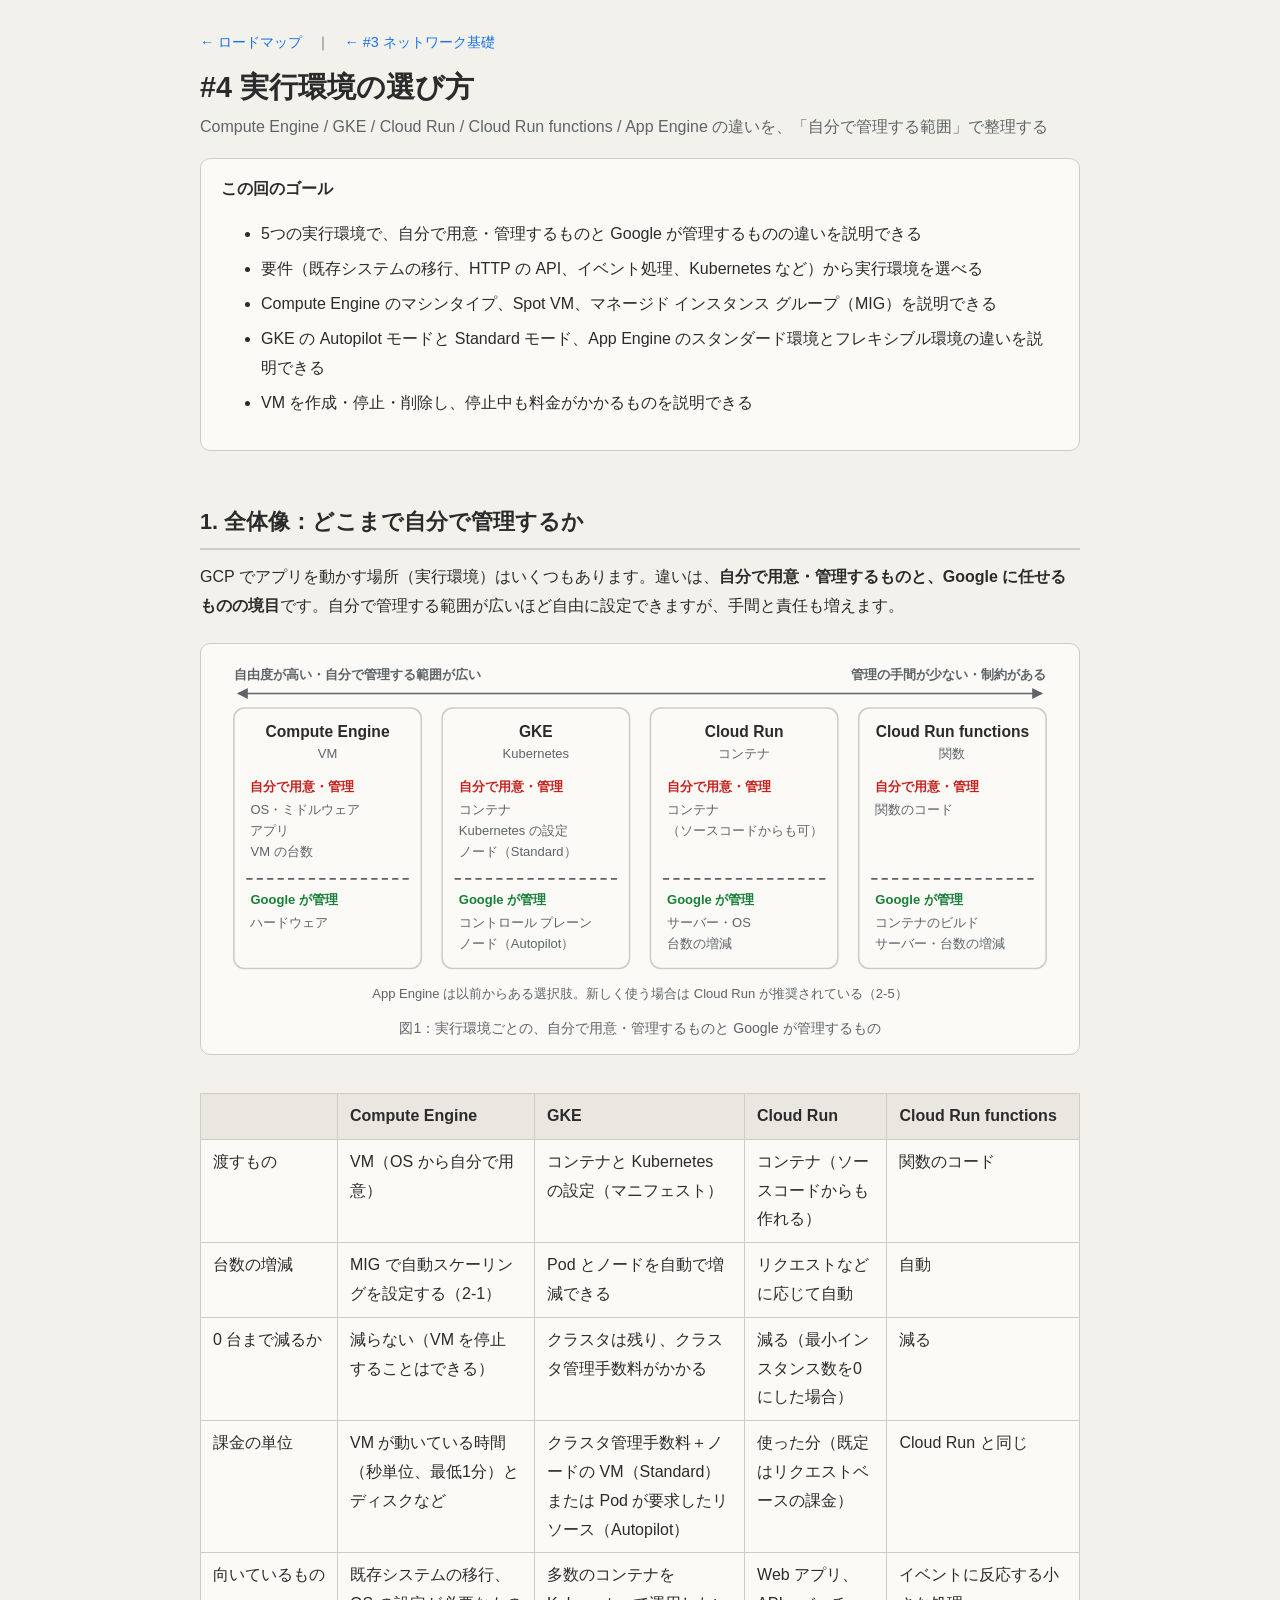
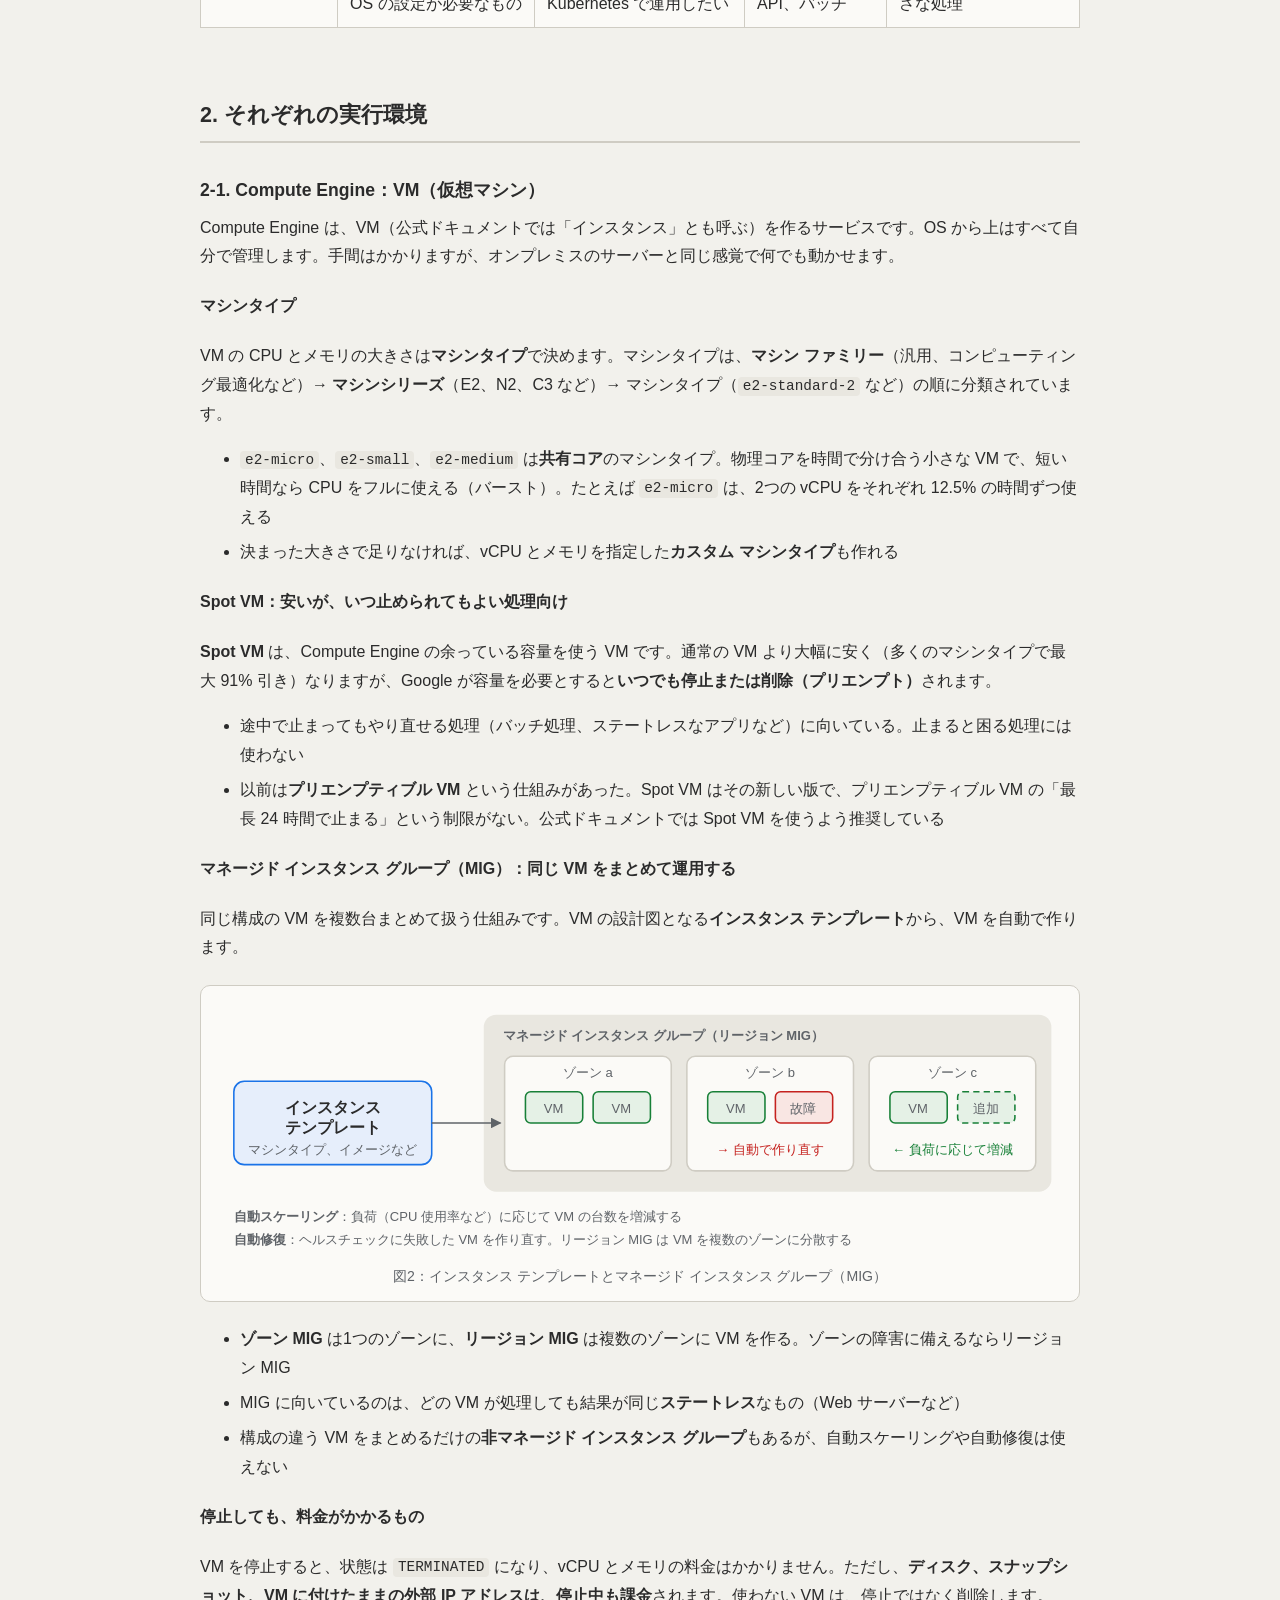
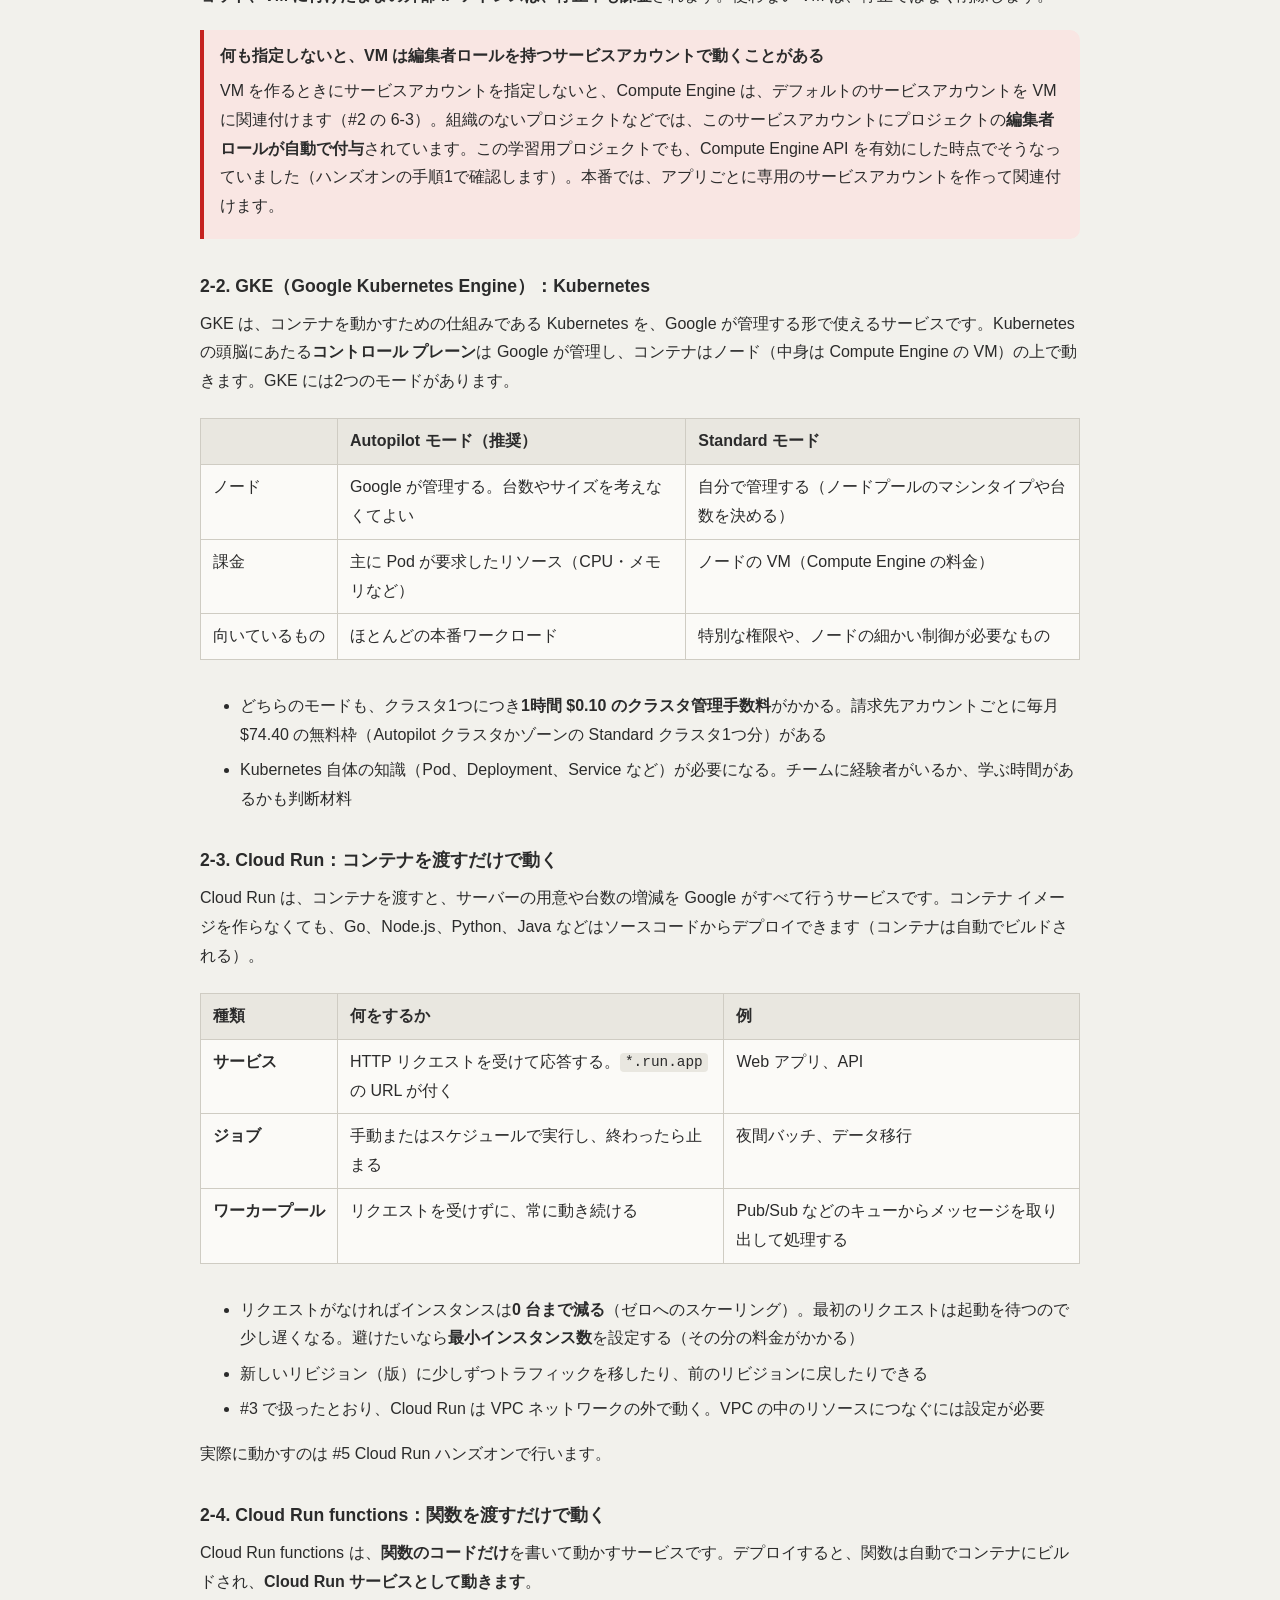
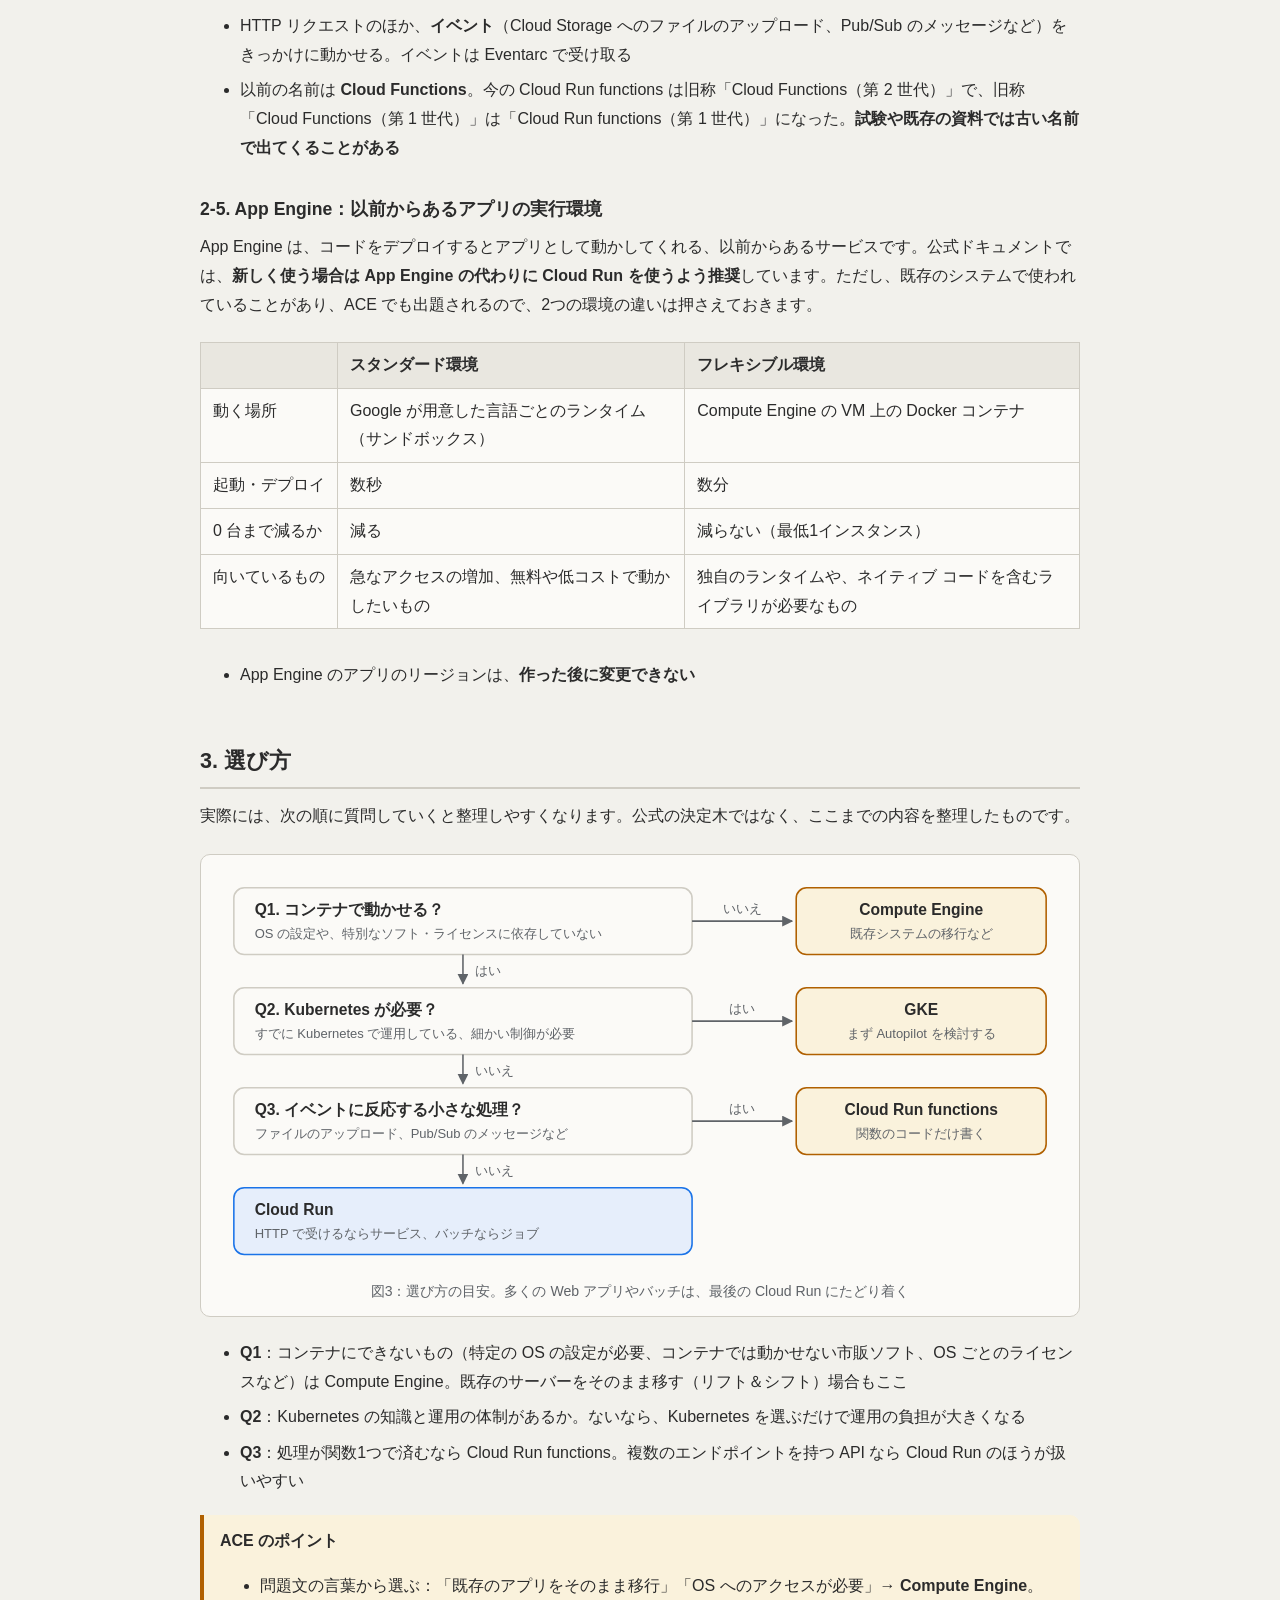
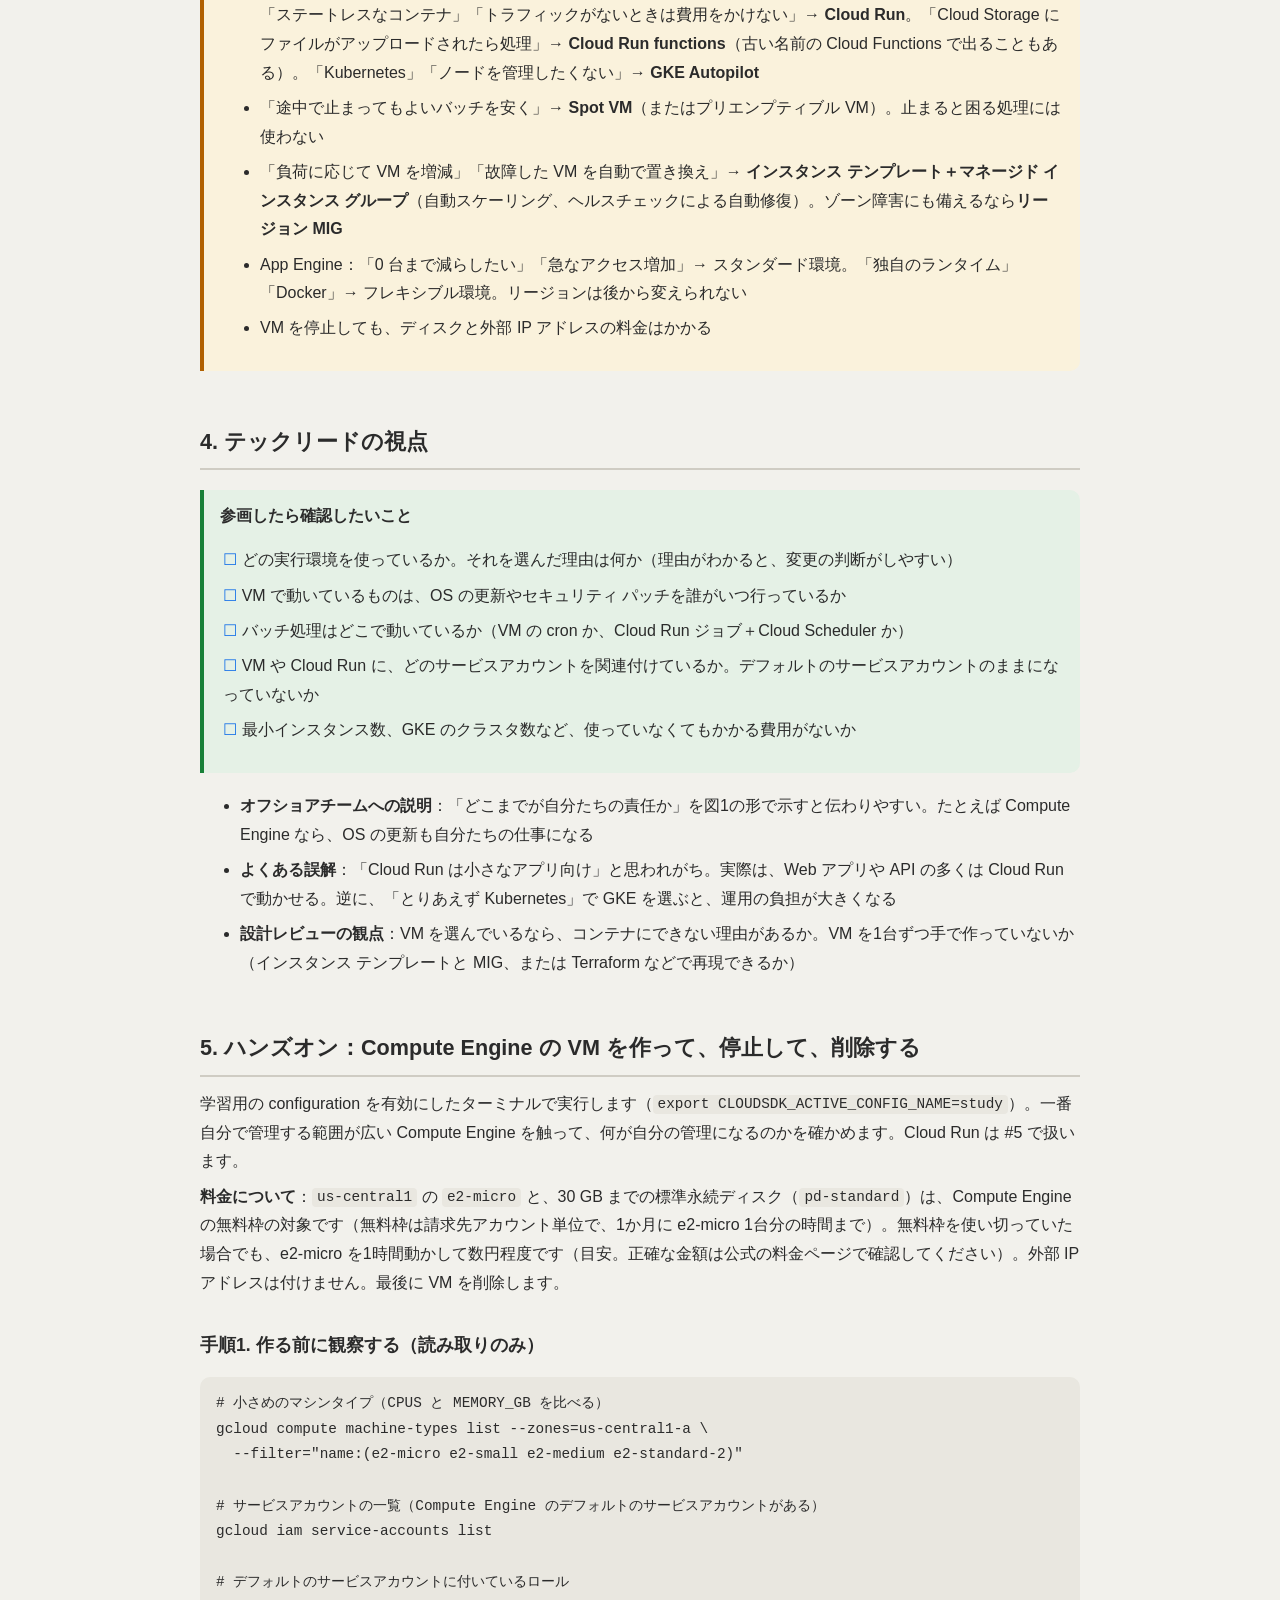
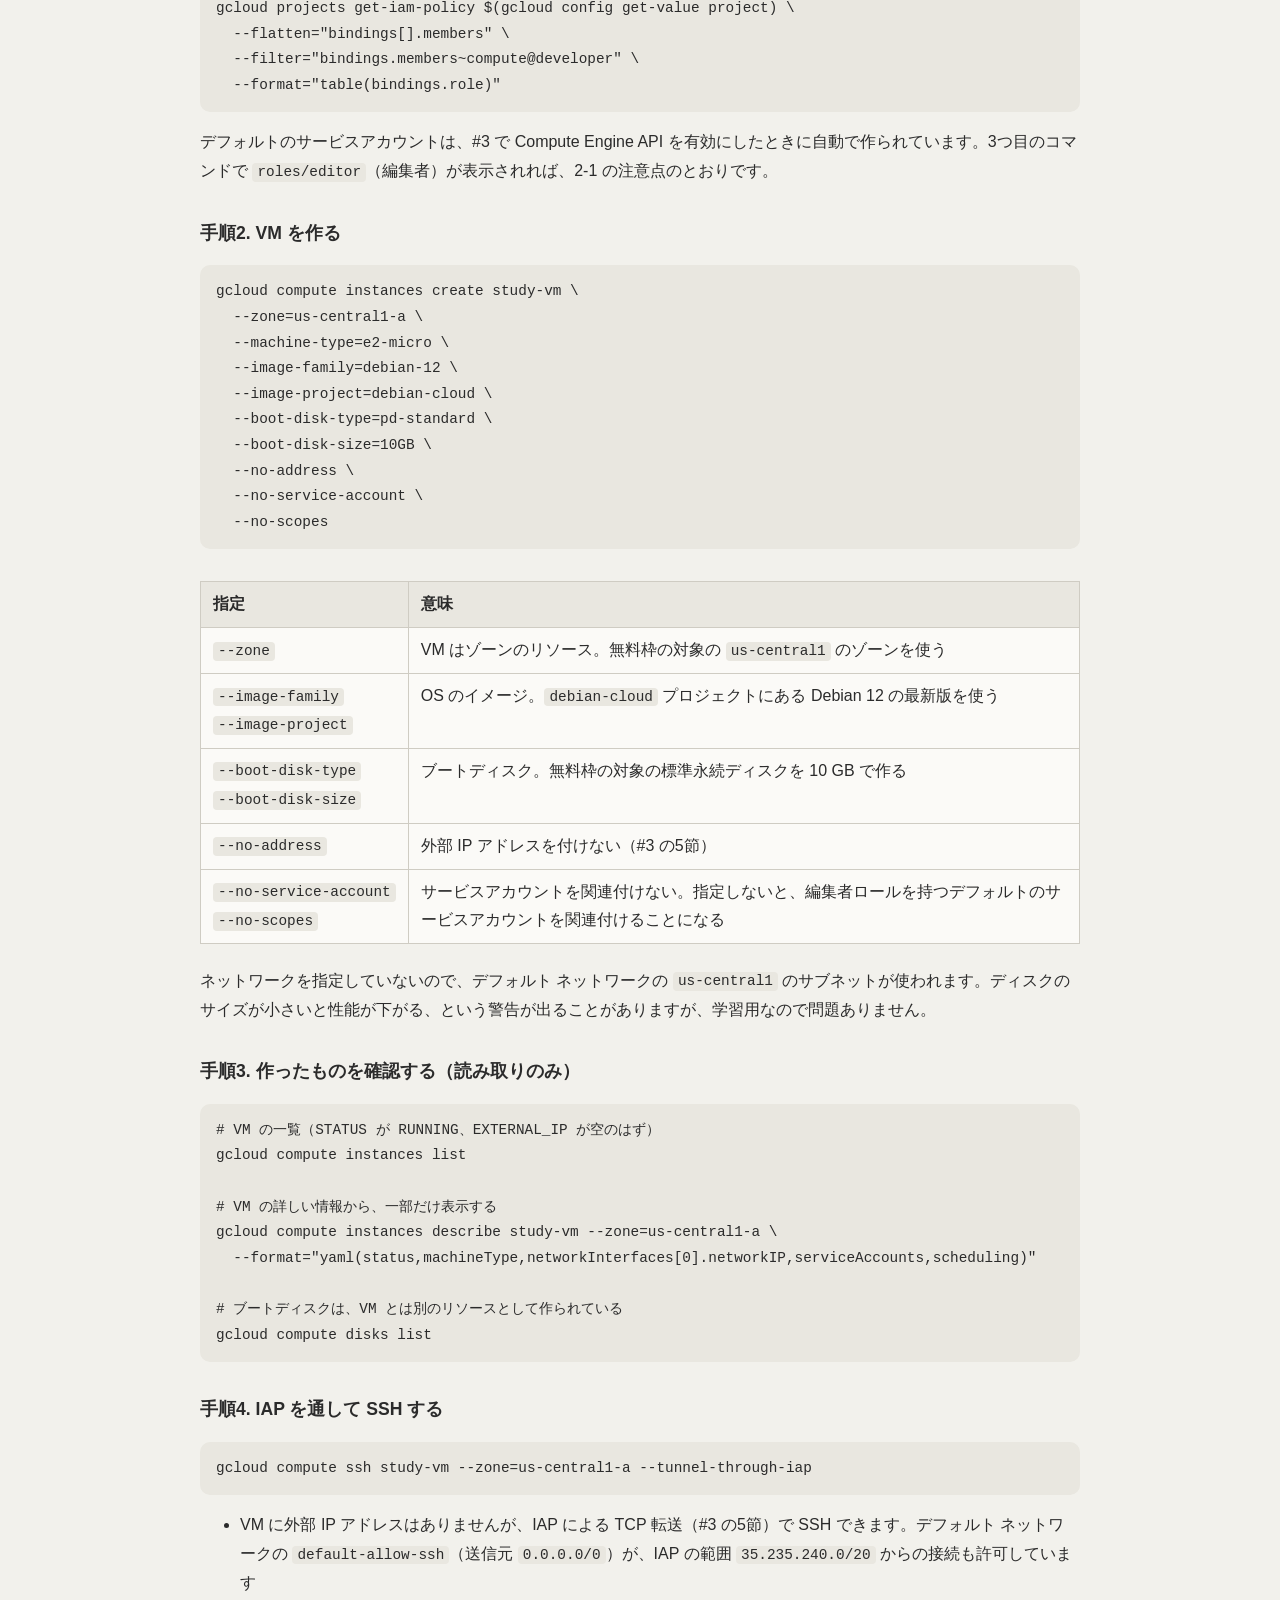
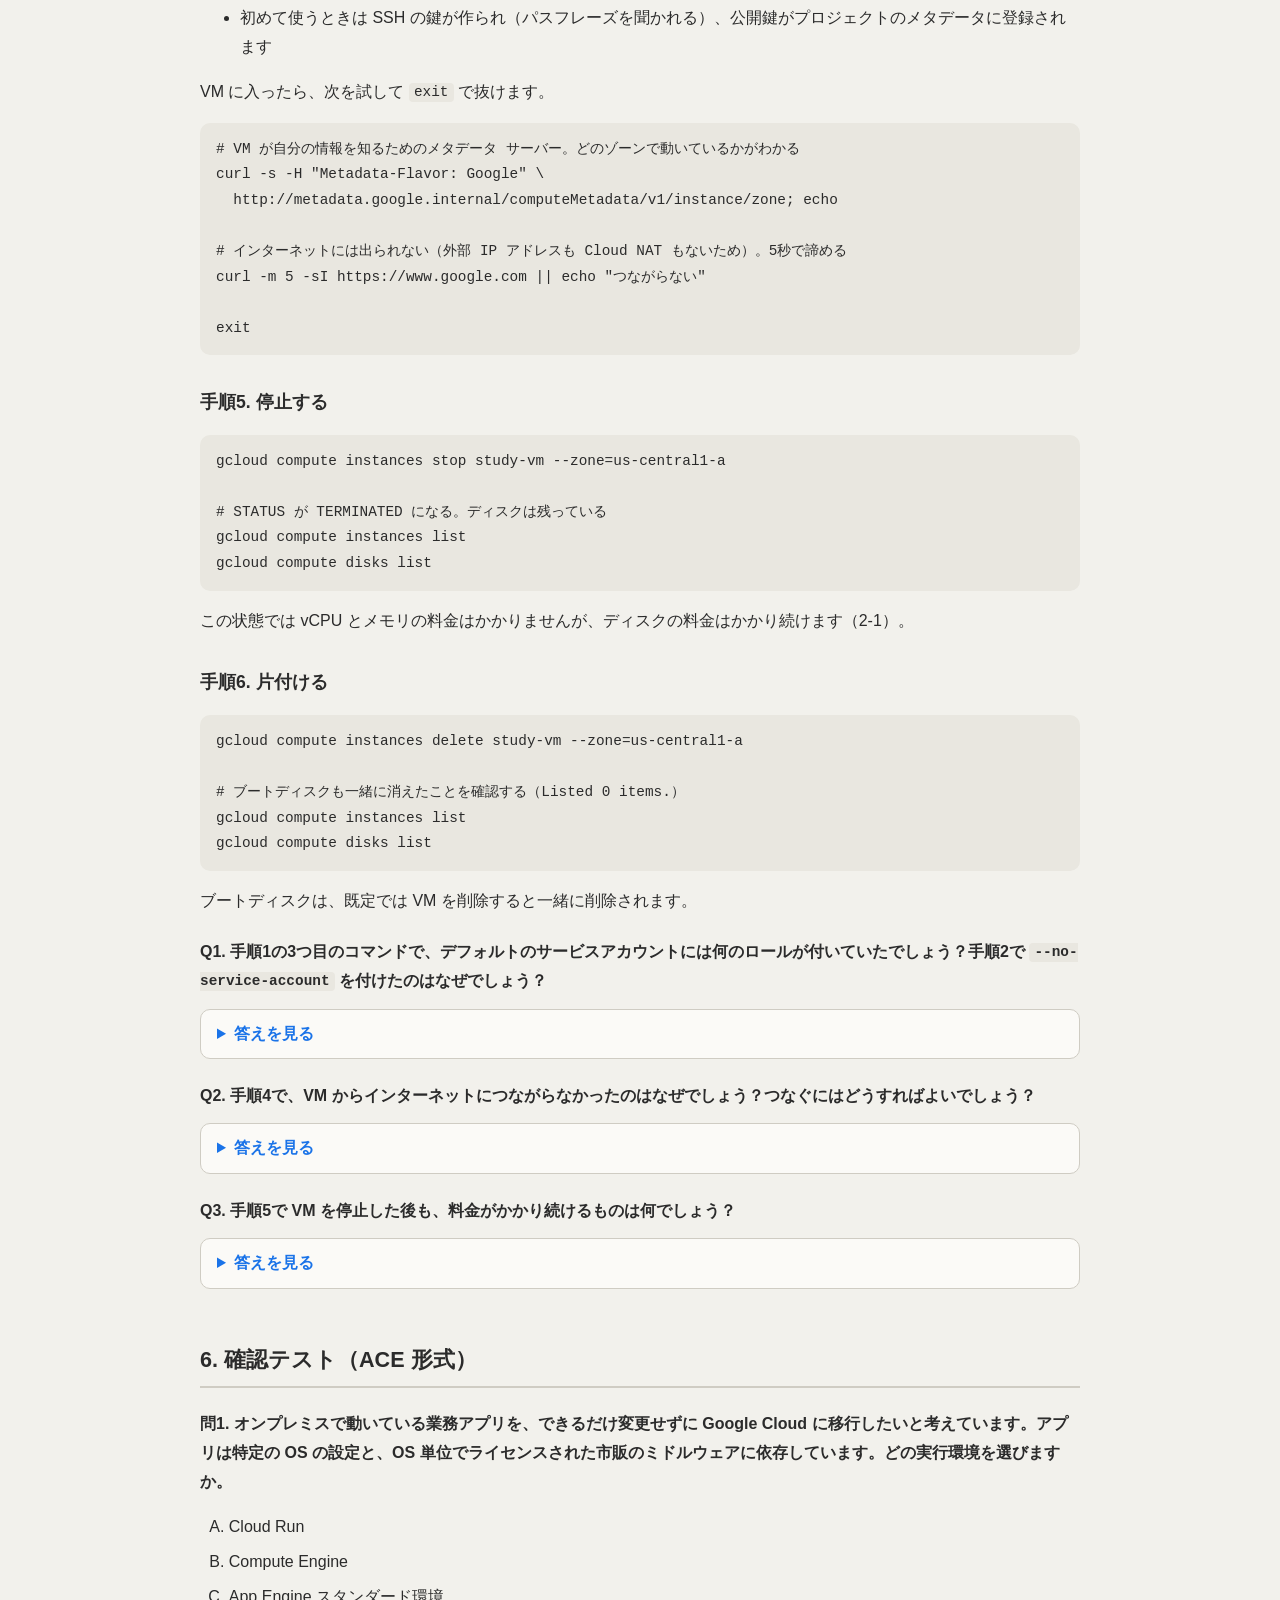
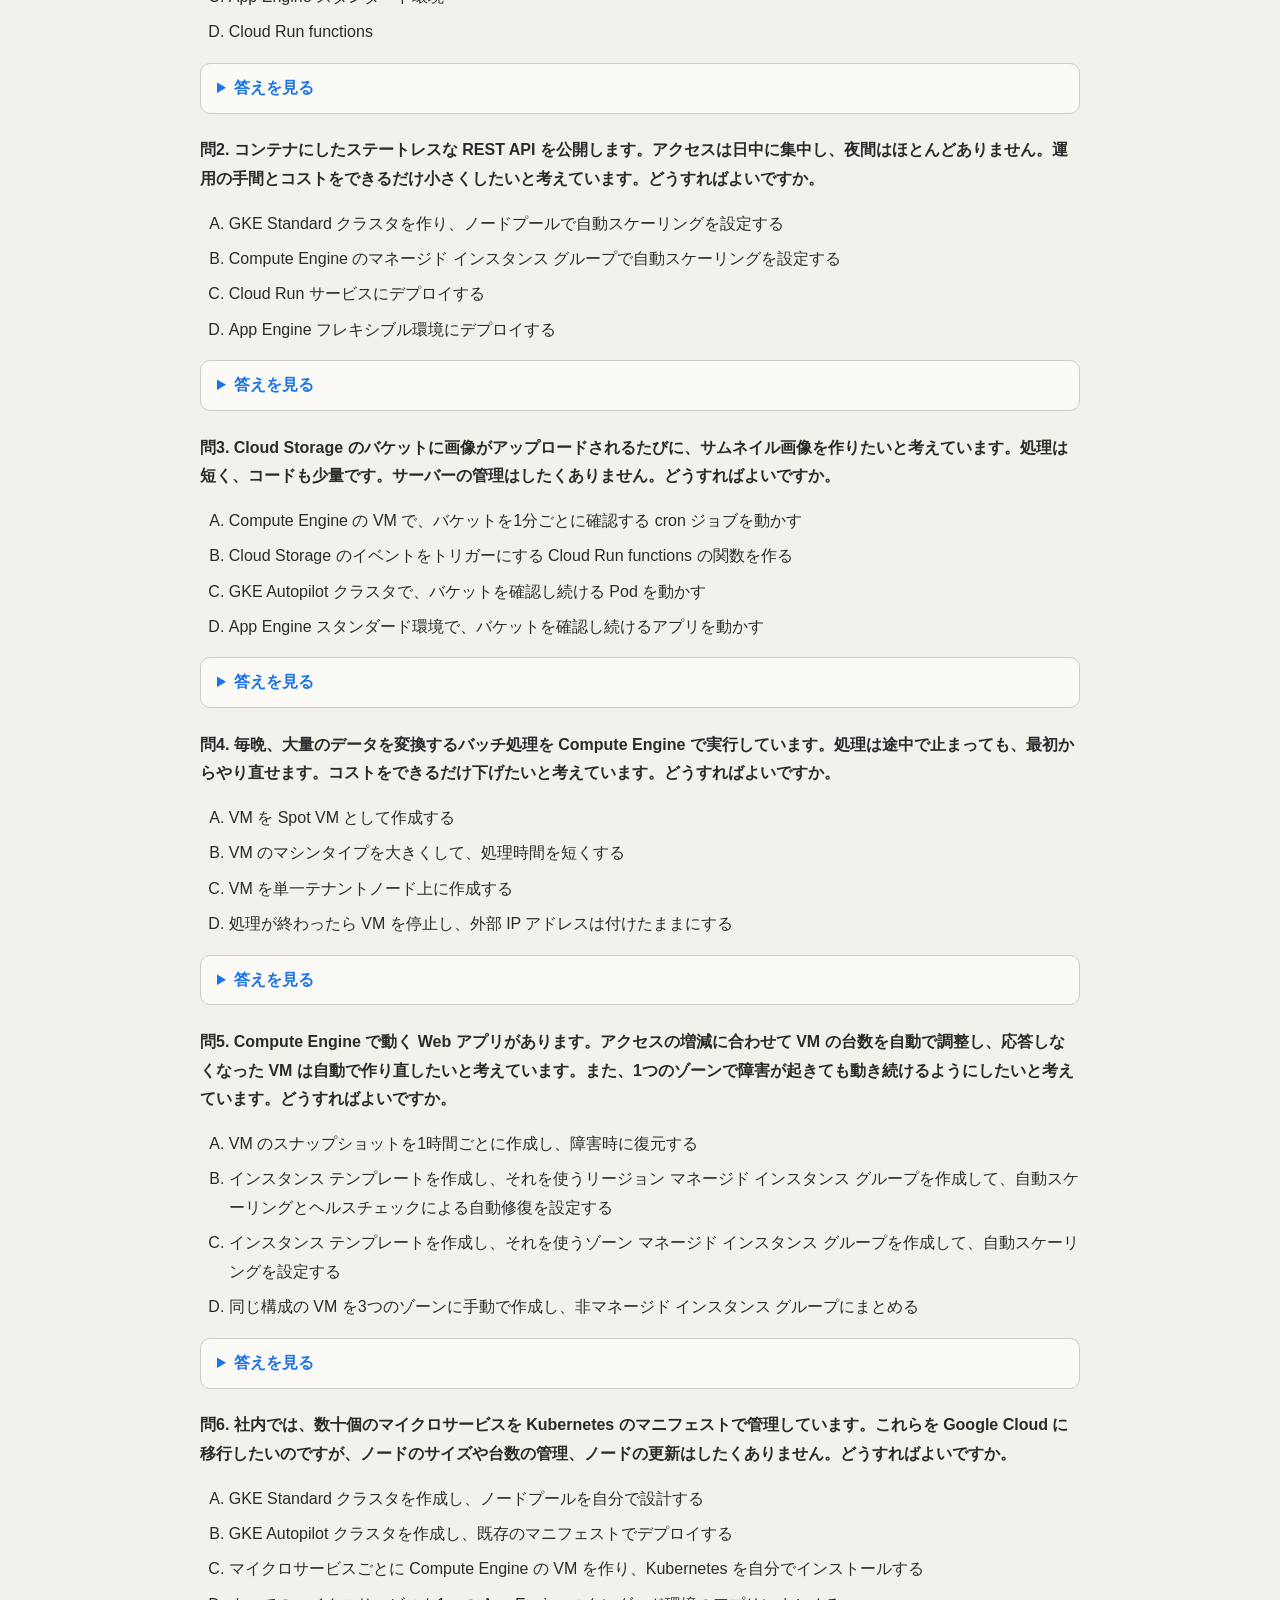
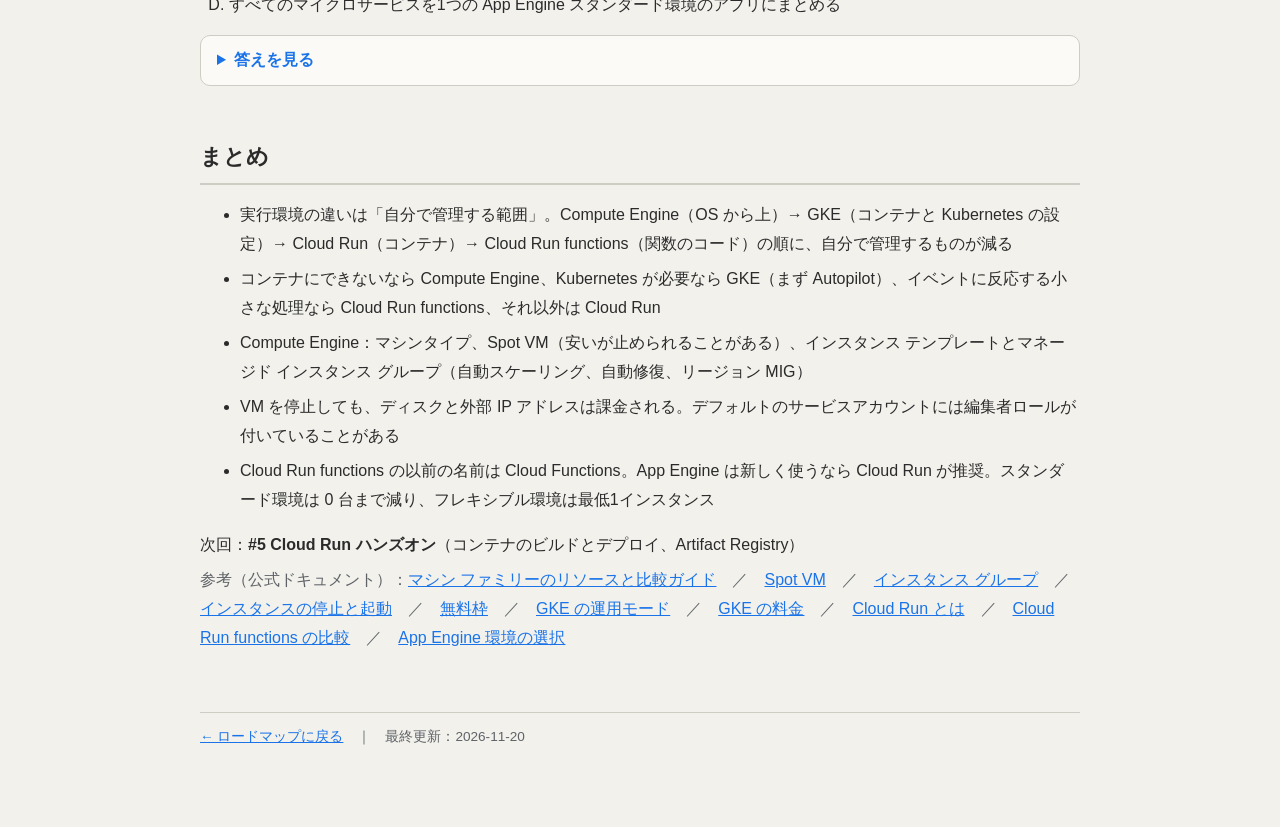
<file: lessons/04-compute-options.html>
<!DOCTYPE html>
<html lang="ja">
<head>
<meta charset="utf-8">
<meta name="viewport" content="width=device-width, initial-scale=1">
<title>#4 実行環境の選び方 | GCP 学習</title>
<link rel="stylesheet" href="../assets/style.css">
</head>
<body>

<!-- 矢印の定義（ページ内の全 SVG で共有） -->
<svg width="0" height="0" style="position:absolute" aria-hidden="true">
  <defs>
    <marker id="arr" viewBox="0 0 10 10" refX="9" refY="5" markerWidth="7" markerHeight="7" orient="auto-start-reverse">
      <path class="d-arrowhead" d="M0,0 L10,5 L0,10 z"/>
    </marker>
    <marker id="arr-ok" viewBox="0 0 10 10" refX="9" refY="5" markerWidth="7" markerHeight="7" orient="auto-start-reverse">
      <path class="d-arrowhead-ok" d="M0,0 L10,5 L0,10 z"/>
    </marker>
  </defs>
</svg>

<main>
<p class="breadcrumb"><a href="../index.html">← ロードマップ</a>　｜　<a href="03-network.html">← #3 ネットワーク基礎</a></p>
<h1>#4 実行環境の選び方</h1>
<p class="lead">Compute Engine / GKE / Cloud Run / Cloud Run functions / App Engine の違いを、「自分で管理する範囲」で整理する</p>

<div class="card">
<strong>この回のゴール</strong>
<ul>
  <li>5つの実行環境で、自分で用意・管理するものと Google が管理するものの違いを説明できる</li>
  <li>要件（既存システムの移行、HTTP の API、イベント処理、Kubernetes など）から実行環境を選べる</li>
  <li>Compute Engine のマシンタイプ、Spot VM、マネージド インスタンス グループ（MIG）を説明できる</li>
  <li>GKE の Autopilot モードと Standard モード、App Engine のスタンダード環境とフレキシブル環境の違いを説明できる</li>
  <li>VM を作成・停止・削除し、停止中も料金がかかるものを説明できる</li>
</ul>
</div>

<!-- ============================================================ -->
<h2>1. 全体像：どこまで自分で管理するか</h2>
<p>GCP でアプリを動かす場所（実行環境）はいくつもあります。違いは、<strong>自分で用意・管理するものと、Google に任せるものの境目</strong>です。自分で管理する範囲が広いほど自由に設定できますが、手間と責任も増えます。</p>

<figure class="diagram">
<svg viewBox="0 0 820 340" role="img" aria-labelledby="f1-title">
  <title id="f1-title">実行環境の全体像：左の Compute Engine ほど自分で管理する範囲が広く、右の Cloud Run functions ほど Google が管理する範囲が広い</title>
  <!-- 上の軸 -->
  <text class="d-s d-b" x="20" y="22">自由度が高い・自分で管理する範囲が広い</text>
  <text class="d-s d-b" x="800" y="22" text-anchor="end">管理の手間が少ない・制約がある</text>

  <!-- 4つの列 -->
  <rect class="d-box" x="20" y="50" width="180" height="250" rx="10"/>
  <rect class="d-box" x="220" y="50" width="180" height="250" rx="10"/>
  <rect class="d-box" x="420" y="50" width="180" height="250" rx="10"/>
  <rect class="d-box" x="620" y="50" width="180" height="250" rx="10"/>

  <text class="d-t d-b" x="110" y="78" text-anchor="middle">Compute Engine</text>
  <text class="d-s" x="110" y="98" text-anchor="middle">VM</text>
  <text class="d-t d-b" x="310" y="78" text-anchor="middle">GKE</text>
  <text class="d-s" x="310" y="98" text-anchor="middle">Kubernetes</text>
  <text class="d-t d-b" x="510" y="78" text-anchor="middle">Cloud Run</text>
  <text class="d-s" x="510" y="98" text-anchor="middle">コンテナ</text>
  <text class="d-t d-b" x="710" y="78" text-anchor="middle">Cloud Run functions</text>
  <text class="d-s" x="710" y="98" text-anchor="middle">関数</text>

  <!-- 自分で用意・管理する -->
  <text class="d-s d-b d-c-warn" x="36" y="130">自分で用意・管理</text>
  <text class="d-s" x="36" y="152">OS・ミドルウェア</text>
  <text class="d-s" x="36" y="172">アプリ</text>
  <text class="d-s" x="36" y="192">VM の台数</text>

  <text class="d-s d-b d-c-warn" x="236" y="130">自分で用意・管理</text>
  <text class="d-s" x="236" y="152">コンテナ</text>
  <text class="d-s" x="236" y="172">Kubernetes の設定</text>
  <text class="d-s" x="236" y="192">ノード（Standard）</text>

  <text class="d-s d-b d-c-warn" x="436" y="130">自分で用意・管理</text>
  <text class="d-s" x="436" y="152">コンテナ</text>
  <text class="d-s" x="436" y="172">（ソースコードからも可）</text>

  <text class="d-s d-b d-c-warn" x="636" y="130">自分で用意・管理</text>
  <text class="d-s" x="636" y="152">関数のコード</text>

  <!-- 区切り -->
  <path class="d-line d-dashed" d="M32,214 L188,214"/>
  <path class="d-line d-dashed" d="M232,214 L388,214"/>
  <path class="d-line d-dashed" d="M432,214 L588,214"/>
  <path class="d-line d-dashed" d="M632,214 L788,214"/>

  <!-- Google が管理する -->
  <text class="d-s d-b d-c-ok" x="36" y="238">Google が管理</text>
  <text class="d-s" x="36" y="260">ハードウェア</text>

  <text class="d-s d-b d-c-ok" x="236" y="238">Google が管理</text>
  <text class="d-s" x="236" y="260">コントロール プレーン</text>
  <text class="d-s" x="236" y="280">ノード（Autopilot）</text>

  <text class="d-s d-b d-c-ok" x="436" y="238">Google が管理</text>
  <text class="d-s" x="436" y="260">サーバー・OS</text>
  <text class="d-s" x="436" y="280">台数の増減</text>

  <text class="d-s d-b d-c-ok" x="636" y="238">Google が管理</text>
  <text class="d-s" x="636" y="260">コンテナのビルド</text>
  <text class="d-s" x="636" y="280">サーバー・台数の増減</text>

  <!-- 軸の矢印（枠のあとに描く） -->
  <path class="d-line" d="M410,36 L24,36" marker-end="url(#arr)"/>
  <path class="d-line" d="M410,36 L796,36" marker-end="url(#arr)"/>

  <text class="d-s" x="410" y="328" text-anchor="middle">App Engine は以前からある選択肢。新しく使う場合は Cloud Run が推奨されている（2-5）</text>
</svg>
<figcaption>図1：実行環境ごとの、自分で用意・管理するものと Google が管理するもの</figcaption>
</figure>

<div class="table-wrap">
<table class="kv">
  <thead><tr><th></th><th>Compute Engine</th><th>GKE</th><th>Cloud Run</th><th>Cloud Run functions</th></tr></thead>
  <tbody>
    <tr><td>渡すもの</td><td>VM（OS から自分で用意）</td><td>コンテナと Kubernetes の設定（マニフェスト）</td><td>コンテナ（ソースコードからも作れる）</td><td>関数のコード</td></tr>
    <tr><td>台数の増減</td><td>MIG で自動スケーリングを設定する（2-1）</td><td>Pod とノードを自動で増減できる</td><td>リクエストなどに応じて自動</td><td>自動</td></tr>
    <tr><td>0 台まで減るか</td><td>減らない（VM を停止することはできる）</td><td>クラスタは残り、クラスタ管理手数料がかかる</td><td>減る（最小インスタンス数を0にした場合）</td><td>減る</td></tr>
    <tr><td>課金の単位</td><td>VM が動いている時間（秒単位、最低1分）とディスクなど</td><td>クラスタ管理手数料＋ノードの VM（Standard）または Pod が要求したリソース（Autopilot）</td><td>使った分（既定はリクエストベースの課金）</td><td>Cloud Run と同じ</td></tr>
    <tr><td>向いているもの</td><td>既存システムの移行、OS の設定が必要なもの</td><td>多数のコンテナを Kubernetes で運用したい</td><td>Web アプリ、API、バッチ</td><td>イベントに反応する小さな処理</td></tr>
  </tbody>
</table>
</div>

<!-- ============================================================ -->
<h2>2. それぞれの実行環境</h2>

<h3>2-1. Compute Engine：VM（仮想マシン）</h3>
<p>Compute Engine は、VM（公式ドキュメントでは「インスタンス」とも呼ぶ）を作るサービスです。OS から上はすべて自分で管理します。手間はかかりますが、オンプレミスのサーバーと同じ感覚で何でも動かせます。</p>

<h4>マシンタイプ</h4>
<p>VM の CPU とメモリの大きさは<strong>マシンタイプ</strong>で決めます。マシンタイプは、<strong>マシン ファミリー</strong>（汎用、コンピューティング最適化など）→ <strong>マシンシリーズ</strong>（E2、N2、C3 など）→ マシンタイプ（<code>e2-standard-2</code> など）の順に分類されています。</p>
<ul>
  <li><code>e2-micro</code>、<code>e2-small</code>、<code>e2-medium</code> は<strong>共有コア</strong>のマシンタイプ。物理コアを時間で分け合う小さな VM で、短い時間なら CPU をフルに使える（バースト）。たとえば <code>e2-micro</code> は、2つの vCPU をそれぞれ 12.5% の時間ずつ使える</li>
  <li>決まった大きさで足りなければ、vCPU とメモリを指定した<strong>カスタム マシンタイプ</strong>も作れる</li>
</ul>

<h4>Spot VM：安いが、いつ止められてもよい処理向け</h4>
<p><strong>Spot VM</strong> は、Compute Engine の余っている容量を使う VM です。通常の VM より大幅に安く（多くのマシンタイプで最大 91% 引き）なりますが、Google が容量を必要とすると<strong>いつでも停止または削除（プリエンプト）</strong>されます。</p>
<ul>
  <li>途中で止まってもやり直せる処理（バッチ処理、ステートレスなアプリなど）に向いている。止まると困る処理には使わない</li>
  <li>以前は<strong>プリエンプティブル VM</strong> という仕組みがあった。Spot VM はその新しい版で、プリエンプティブル VM の「最長 24 時間で止まる」という制限がない。公式ドキュメントでは Spot VM を使うよう推奨している</li>
</ul>

<h4>マネージド インスタンス グループ（MIG）：同じ VM をまとめて運用する</h4>
<p>同じ構成の VM を複数台まとめて扱う仕組みです。VM の設計図となる<strong>インスタンス テンプレート</strong>から、VM を自動で作ります。</p>

<figure class="diagram">
<svg viewBox="0 0 820 250" role="img" aria-labelledby="f2-title">
  <title id="f2-title">インスタンス テンプレートから、リージョン MIG が3つのゾーンに VM を作る。自動スケーリングと自動修復で台数と状態を保つ</title>
  <rect class="d-accent" x="20" y="80" width="190" height="80" rx="10"/>
  <text class="d-t d-b" x="115" y="110" text-anchor="middle">インスタンス</text>
  <text class="d-t d-b" x="115" y="130" text-anchor="middle">テンプレート</text>
  <text class="d-s" x="115" y="150" text-anchor="middle">マシンタイプ、イメージなど</text>

  <rect class="d-band" x="260" y="16" width="545" height="170" rx="12"/>
  <text class="d-s d-b" x="278" y="40">マネージド インスタンス グループ（リージョン MIG）</text>

  <rect class="d-box" x="280" y="56" width="160" height="110" rx="8"/>
  <text class="d-s" x="360" y="76" text-anchor="middle">ゾーン a</text>
  <rect class="d-ok" x="300" y="90" width="55" height="30" rx="5"/>
  <text class="d-s" x="327" y="110" text-anchor="middle">VM</text>
  <rect class="d-ok" x="365" y="90" width="55" height="30" rx="5"/>
  <text class="d-s" x="392" y="110" text-anchor="middle">VM</text>

  <rect class="d-box" x="455" y="56" width="160" height="110" rx="8"/>
  <text class="d-s" x="535" y="76" text-anchor="middle">ゾーン b</text>
  <rect class="d-ok" x="475" y="90" width="55" height="30" rx="5"/>
  <text class="d-s" x="502" y="110" text-anchor="middle">VM</text>
  <rect class="d-warn" x="540" y="90" width="55" height="30" rx="5"/>
  <text class="d-s" x="567" y="110" text-anchor="middle">故障</text>
  <text class="d-s d-c-warn" x="535" y="150" text-anchor="middle">→ 自動で作り直す</text>

  <rect class="d-box" x="630" y="56" width="160" height="110" rx="8"/>
  <text class="d-s" x="710" y="76" text-anchor="middle">ゾーン c</text>
  <rect class="d-ok" x="650" y="90" width="55" height="30" rx="5"/>
  <text class="d-s" x="677" y="110" text-anchor="middle">VM</text>
  <rect class="d-ok d-dashed" x="715" y="90" width="55" height="30" rx="5"/>
  <text class="d-s" x="742" y="110" text-anchor="middle">追加</text>
  <text class="d-s d-c-ok" x="710" y="150" text-anchor="middle">← 負荷に応じて増減</text>

  <!-- 矢印（枠のあとに描く） -->
  <path class="d-line" d="M210,120 L276,120" marker-end="url(#arr)"/>

  <text class="d-s" x="20" y="214"><tspan class="d-b">自動スケーリング</tspan>：負荷（CPU 使用率など）に応じて VM の台数を増減する</text>
  <text class="d-s" x="20" y="236"><tspan class="d-b">自動修復</tspan>：ヘルスチェックに失敗した VM を作り直す。リージョン MIG は VM を複数のゾーンに分散する</text>
</svg>
<figcaption>図2：インスタンス テンプレートとマネージド インスタンス グループ（MIG）</figcaption>
</figure>

<ul>
  <li><strong>ゾーン MIG</strong> は1つのゾーンに、<strong>リージョン MIG</strong> は複数のゾーンに VM を作る。ゾーンの障害に備えるならリージョン MIG</li>
  <li>MIG に向いているのは、どの VM が処理しても結果が同じ<strong>ステートレス</strong>なもの（Web サーバーなど）</li>
  <li>構成の違う VM をまとめるだけの<strong>非マネージド インスタンス グループ</strong>もあるが、自動スケーリングや自動修復は使えない</li>
</ul>

<h4>停止しても、料金がかかるもの</h4>
<p>VM を停止すると、状態は <code>TERMINATED</code> になり、vCPU とメモリの料金はかかりません。ただし、<strong>ディスク、スナップショット、VM に付けたままの外部 IP アドレスは、停止中も課金</strong>されます。使わない VM は、停止ではなく削除します。</p>

<div class="callout warn">
<strong>何も指定しないと、VM は編集者ロールを持つサービスアカウントで動くことがある</strong>
<p>VM を作るときにサービスアカウントを指定しないと、Compute Engine は、デフォルトのサービスアカウントを VM に関連付けます（#2 の 6-3）。組織のないプロジェクトなどでは、このサービスアカウントにプロジェクトの<strong>編集者ロールが自動で付与</strong>されています。この学習用プロジェクトでも、Compute Engine API を有効にした時点でそうなっていました（ハンズオンの手順1で確認します）。本番では、アプリごとに専用のサービスアカウントを作って関連付けます。</p>
</div>

<h3>2-2. GKE（Google Kubernetes Engine）：Kubernetes</h3>
<p>GKE は、コンテナを動かすための仕組みである Kubernetes を、Google が管理する形で使えるサービスです。Kubernetes の頭脳にあたる<strong>コントロール プレーン</strong>は Google が管理し、コンテナはノード（中身は Compute Engine の VM）の上で動きます。GKE には2つのモードがあります。</p>

<div class="table-wrap">
<table class="kv">
  <thead><tr><th></th><th>Autopilot モード（推奨）</th><th>Standard モード</th></tr></thead>
  <tbody>
    <tr><td>ノード</td><td>Google が管理する。台数やサイズを考えなくてよい</td><td>自分で管理する（ノードプールのマシンタイプや台数を決める）</td></tr>
    <tr><td>課金</td><td>主に Pod が要求したリソース（CPU・メモリなど）</td><td>ノードの VM（Compute Engine の料金）</td></tr>
    <tr><td>向いているもの</td><td>ほとんどの本番ワークロード</td><td>特別な権限や、ノードの細かい制御が必要なもの</td></tr>
  </tbody>
</table>
</div>
<ul>
  <li>どちらのモードも、クラスタ1つにつき<strong>1時間 $0.10 のクラスタ管理手数料</strong>がかかる。請求先アカウントごとに毎月 $74.40 の無料枠（Autopilot クラスタかゾーンの Standard クラスタ1つ分）がある</li>
  <li>Kubernetes 自体の知識（Pod、Deployment、Service など）が必要になる。チームに経験者がいるか、学ぶ時間があるかも判断材料</li>
</ul>

<h3>2-3. Cloud Run：コンテナを渡すだけで動く</h3>
<p>Cloud Run は、コンテナを渡すと、サーバーの用意や台数の増減を Google がすべて行うサービスです。コンテナ イメージを作らなくても、Go、Node.js、Python、Java などはソースコードからデプロイできます（コンテナは自動でビルドされる）。</p>
<div class="table-wrap">
<table class="kv">
  <thead><tr><th>種類</th><th>何をするか</th><th>例</th></tr></thead>
  <tbody>
    <tr><td><strong>サービス</strong></td><td>HTTP リクエストを受けて応答する。<code>*.run.app</code> の URL が付く</td><td>Web アプリ、API</td></tr>
    <tr><td><strong>ジョブ</strong></td><td>手動またはスケジュールで実行し、終わったら止まる</td><td>夜間バッチ、データ移行</td></tr>
    <tr><td><strong>ワーカープール</strong></td><td>リクエストを受けずに、常に動き続ける</td><td>Pub/Sub などのキューからメッセージを取り出して処理する</td></tr>
  </tbody>
</table>
</div>
<ul>
  <li>リクエストがなければインスタンスは<strong>0 台まで減る</strong>（ゼロへのスケーリング）。最初のリクエストは起動を待つので少し遅くなる。避けたいなら<strong>最小インスタンス数</strong>を設定する（その分の料金がかかる）</li>
  <li>新しいリビジョン（版）に少しずつトラフィックを移したり、前のリビジョンに戻したりできる</li>
  <li>#3 で扱ったとおり、Cloud Run は VPC ネットワークの外で動く。VPC の中のリソースにつなぐには設定が必要</li>
</ul>
<p>実際に動かすのは #5 Cloud Run ハンズオンで行います。</p>

<h3>2-4. Cloud Run functions：関数を渡すだけで動く</h3>
<p>Cloud Run functions は、<strong>関数のコードだけ</strong>を書いて動かすサービスです。デプロイすると、関数は自動でコンテナにビルドされ、<strong>Cloud Run サービスとして動きます</strong>。</p>
<ul>
  <li>HTTP リクエストのほか、<strong>イベント</strong>（Cloud Storage へのファイルのアップロード、Pub/Sub のメッセージなど）をきっかけに動かせる。イベントは Eventarc で受け取る</li>
  <li>以前の名前は <strong>Cloud Functions</strong>。今の Cloud Run functions は旧称「Cloud Functions（第 2 世代）」で、旧称「Cloud Functions（第 1 世代）」は「Cloud Run functions（第 1 世代）」になった。<strong>試験や既存の資料では古い名前で出てくることがある</strong></li>
</ul>

<h3>2-5. App Engine：以前からあるアプリの実行環境</h3>
<p>App Engine は、コードをデプロイするとアプリとして動かしてくれる、以前からあるサービスです。公式ドキュメントでは、<strong>新しく使う場合は App Engine の代わりに Cloud Run を使うよう推奨</strong>しています。ただし、既存のシステムで使われていることがあり、ACE でも出題されるので、2つの環境の違いは押さえておきます。</p>
<div class="table-wrap">
<table class="kv">
  <thead><tr><th></th><th>スタンダード環境</th><th>フレキシブル環境</th></tr></thead>
  <tbody>
    <tr><td>動く場所</td><td>Google が用意した言語ごとのランタイム（サンドボックス）</td><td>Compute Engine の VM 上の Docker コンテナ</td></tr>
    <tr><td>起動・デプロイ</td><td>数秒</td><td>数分</td></tr>
    <tr><td>0 台まで減るか</td><td>減る</td><td>減らない（最低1インスタンス）</td></tr>
    <tr><td>向いているもの</td><td>急なアクセスの増加、無料や低コストで動かしたいもの</td><td>独自のランタイムや、ネイティブ コードを含むライブラリが必要なもの</td></tr>
  </tbody>
</table>
</div>
<ul>
  <li>App Engine のアプリのリージョンは、<strong>作った後に変更できない</strong></li>
</ul>

<!-- ============================================================ -->
<h2>3. 選び方</h2>
<p>実際には、次の順に質問していくと整理しやすくなります。公式の決定木ではなく、ここまでの内容を整理したものです。</p>

<figure class="diagram">
<svg viewBox="0 0 820 390" role="img" aria-labelledby="f3-title">
  <title id="f3-title">選び方の目安：コンテナで動かせないなら Compute Engine、Kubernetes が必要なら GKE、イベントに反応する小さな処理なら Cloud Run functions、それ以外は Cloud Run</title>
  <!-- 質問 -->
  <rect class="d-box" x="20" y="20" width="440" height="64" rx="10"/>
  <text class="d-t d-b" x="40" y="46">Q1. コンテナで動かせる？</text>
  <text class="d-s" x="40" y="68">OS の設定や、特別なソフト・ライセンスに依存していない</text>

  <rect class="d-box" x="20" y="116" width="440" height="64" rx="10"/>
  <text class="d-t d-b" x="40" y="142">Q2. Kubernetes が必要？</text>
  <text class="d-s" x="40" y="164">すでに Kubernetes で運用している、細かい制御が必要</text>

  <rect class="d-box" x="20" y="212" width="440" height="64" rx="10"/>
  <text class="d-t d-b" x="40" y="238">Q3. イベントに反応する小さな処理？</text>
  <text class="d-s" x="40" y="260">ファイルのアップロード、Pub/Sub のメッセージなど</text>

  <!-- 答え -->
  <rect class="d-note" x="560" y="20" width="240" height="64" rx="10"/>
  <text class="d-t d-b" x="680" y="46" text-anchor="middle">Compute Engine</text>
  <text class="d-s" x="680" y="68" text-anchor="middle">既存システムの移行など</text>

  <rect class="d-note" x="560" y="116" width="240" height="64" rx="10"/>
  <text class="d-t d-b" x="680" y="142" text-anchor="middle">GKE</text>
  <text class="d-s" x="680" y="164" text-anchor="middle">まず Autopilot を検討する</text>

  <rect class="d-note" x="560" y="212" width="240" height="64" rx="10"/>
  <text class="d-t d-b" x="680" y="238" text-anchor="middle">Cloud Run functions</text>
  <text class="d-s" x="680" y="260" text-anchor="middle">関数のコードだけ書く</text>

  <rect class="d-accent" x="20" y="308" width="440" height="64" rx="10"/>
  <text class="d-t d-b" x="40" y="334">Cloud Run</text>
  <text class="d-s" x="40" y="356">HTTP で受けるならサービス、バッチならジョブ</text>

  <!-- 矢印（枠のあとに描く） -->
  <path class="d-line" d="M460,52 L556,52" marker-end="url(#arr)"/>
  <text class="d-s" x="508" y="44" text-anchor="middle">いいえ</text>
  <path class="d-line" d="M240,84 L240,112" marker-end="url(#arr)"/>
  <text class="d-s" x="252" y="104">はい</text>

  <path class="d-line" d="M460,148 L556,148" marker-end="url(#arr)"/>
  <text class="d-s" x="508" y="140" text-anchor="middle">はい</text>
  <path class="d-line" d="M240,180 L240,208" marker-end="url(#arr)"/>
  <text class="d-s" x="252" y="200">いいえ</text>

  <path class="d-line" d="M460,244 L556,244" marker-end="url(#arr)"/>
  <text class="d-s" x="508" y="236" text-anchor="middle">はい</text>
  <path class="d-line" d="M240,276 L240,304" marker-end="url(#arr)"/>
  <text class="d-s" x="252" y="296">いいえ</text>
</svg>
<figcaption>図3：選び方の目安。多くの Web アプリやバッチは、最後の Cloud Run にたどり着く</figcaption>
</figure>

<ul>
  <li><strong>Q1</strong>：コンテナにできないもの（特定の OS の設定が必要、コンテナでは動かせない市販ソフト、OS ごとのライセンスなど）は Compute Engine。既存のサーバーをそのまま移す（リフト＆シフト）場合もここ</li>
  <li><strong>Q2</strong>：Kubernetes の知識と運用の体制があるか。ないなら、Kubernetes を選ぶだけで運用の負担が大きくなる</li>
  <li><strong>Q3</strong>：処理が関数1つで済むなら Cloud Run functions。複数のエンドポイントを持つ API なら Cloud Run のほうが扱いやすい</li>
</ul>

<div class="callout ace">
<strong>ACE のポイント</strong>
<ul>
  <li>問題文の言葉から選ぶ：「既存のアプリをそのまま移行」「OS へのアクセスが必要」→ <strong>Compute Engine</strong>。「ステートレスなコンテナ」「トラフィックがないときは費用をかけない」→ <strong>Cloud Run</strong>。「Cloud Storage にファイルがアップロードされたら処理」→ <strong>Cloud Run functions</strong>（古い名前の Cloud Functions で出ることもある）。「Kubernetes」「ノードを管理したくない」→ <strong>GKE Autopilot</strong></li>
  <li>「途中で止まってもよいバッチを安く」→ <strong>Spot VM</strong>（またはプリエンプティブル VM）。止まると困る処理には使わない</li>
  <li>「負荷に応じて VM を増減」「故障した VM を自動で置き換え」→ <strong>インスタンス テンプレート＋マネージド インスタンス グループ</strong>（自動スケーリング、ヘルスチェックによる自動修復）。ゾーン障害にも備えるなら<strong>リージョン MIG</strong></li>
  <li>App Engine：「0 台まで減らしたい」「急なアクセス増加」→ スタンダード環境。「独自のランタイム」「Docker」→ フレキシブル環境。リージョンは後から変えられない</li>
  <li>VM を停止しても、ディスクと外部 IP アドレスの料金はかかる</li>
</ul>
</div>

<!-- ============================================================ -->
<h2>4. テックリードの視点</h2>
<div class="callout lead-tip">
<strong>参画したら確認したいこと</strong>
<ul class="check">
  <li>どの実行環境を使っているか。それを選んだ理由は何か（理由がわかると、変更の判断がしやすい）</li>
  <li>VM で動いているものは、OS の更新やセキュリティ パッチを誰がいつ行っているか</li>
  <li>バッチ処理はどこで動いているか（VM の cron か、Cloud Run ジョブ＋Cloud Scheduler か）</li>
  <li>VM や Cloud Run に、どのサービスアカウントを関連付けているか。デフォルトのサービスアカウントのままになっていないか</li>
  <li>最小インスタンス数、GKE のクラスタ数など、使っていなくてもかかる費用がないか</li>
</ul>
</div>
<ul>
  <li><strong>オフショアチームへの説明</strong>：「どこまでが自分たちの責任か」を図1の形で示すと伝わりやすい。たとえば Compute Engine なら、OS の更新も自分たちの仕事になる</li>
  <li><strong>よくある誤解</strong>：「Cloud Run は小さなアプリ向け」と思われがち。実際は、Web アプリや API の多くは Cloud Run で動かせる。逆に、「とりあえず Kubernetes」で GKE を選ぶと、運用の負担が大きくなる</li>
  <li><strong>設計レビューの観点</strong>：VM を選んでいるなら、コンテナにできない理由があるか。VM を1台ずつ手で作っていないか（インスタンス テンプレートと MIG、または Terraform などで再現できるか）</li>
</ul>

<!-- ============================================================ -->
<h2>5. ハンズオン：Compute Engine の VM を作って、停止して、削除する</h2>
<p>学習用の configuration を有効にしたターミナルで実行します（<code>export CLOUDSDK_ACTIVE_CONFIG_NAME=study</code>）。一番自分で管理する範囲が広い Compute Engine を触って、何が自分の管理になるのかを確かめます。Cloud Run は #5 で扱います。</p>
<p><strong>料金について</strong>：<code>us-central1</code> の <code>e2-micro</code> と、30 GB までの標準永続ディスク（<code>pd-standard</code>）は、Compute Engine の無料枠の対象です（無料枠は請求先アカウント単位で、1か月に e2-micro 1台分の時間まで）。無料枠を使い切っていた場合でも、e2-micro を1時間動かして数円程度です（目安。正確な金額は公式の料金ページで確認してください）。外部 IP アドレスは付けません。最後に VM を削除します。</p>

<h3>手順1. 作る前に観察する（読み取りのみ）</h3>
<pre><code># 小さめのマシンタイプ（CPUS と MEMORY_GB を比べる）
gcloud compute machine-types list --zones=us-central1-a \
  --filter="name:(e2-micro e2-small e2-medium e2-standard-2)"

# サービスアカウントの一覧（Compute Engine のデフォルトのサービスアカウントがある）
gcloud iam service-accounts list

# デフォルトのサービスアカウントに付いているロール
gcloud projects get-iam-policy $(gcloud config get-value project) \
  --flatten="bindings[].members" \
  --filter="bindings.members~compute@developer" \
  --format="table(bindings.role)"</code></pre>
<p>デフォルトのサービスアカウントは、#3 で Compute Engine API を有効にしたときに自動で作られています。3つ目のコマンドで <code>roles/editor</code>（編集者）が表示されれば、2-1 の注意点のとおりです。</p>

<h3>手順2. VM を作る</h3>
<pre><code>gcloud compute instances create study-vm \
  --zone=us-central1-a \
  --machine-type=e2-micro \
  --image-family=debian-12 \
  --image-project=debian-cloud \
  --boot-disk-type=pd-standard \
  --boot-disk-size=10GB \
  --no-address \
  --no-service-account \
  --no-scopes</code></pre>
<div class="table-wrap">
<table class="kv">
  <thead><tr><th>指定</th><th>意味</th></tr></thead>
  <tbody>
    <tr><td><code>--zone</code></td><td>VM はゾーンのリソース。無料枠の対象の <code>us-central1</code> のゾーンを使う</td></tr>
    <tr><td><code>--image-family</code><br><code>--image-project</code></td><td>OS のイメージ。<code>debian-cloud</code> プロジェクトにある Debian 12 の最新版を使う</td></tr>
    <tr><td><code>--boot-disk-type</code><br><code>--boot-disk-size</code></td><td>ブートディスク。無料枠の対象の標準永続ディスクを 10 GB で作る</td></tr>
    <tr><td><code>--no-address</code></td><td>外部 IP アドレスを付けない（#3 の5節）</td></tr>
    <tr><td><code>--no-service-account</code><br><code>--no-scopes</code></td><td>サービスアカウントを関連付けない。指定しないと、編集者ロールを持つデフォルトのサービスアカウントを関連付けることになる</td></tr>
  </tbody>
</table>
</div>
<p>ネットワークを指定していないので、デフォルト ネットワークの <code>us-central1</code> のサブネットが使われます。ディスクのサイズが小さいと性能が下がる、という警告が出ることがありますが、学習用なので問題ありません。</p>

<h3>手順3. 作ったものを確認する（読み取りのみ）</h3>
<pre><code># VM の一覧（STATUS が RUNNING、EXTERNAL_IP が空のはず）
gcloud compute instances list

# VM の詳しい情報から、一部だけ表示する
gcloud compute instances describe study-vm --zone=us-central1-a \
  --format="yaml(status,machineType,networkInterfaces[0].networkIP,serviceAccounts,scheduling)"

# ブートディスクは、VM とは別のリソースとして作られている
gcloud compute disks list</code></pre>

<h3>手順4. IAP を通して SSH する</h3>
<pre><code>gcloud compute ssh study-vm --zone=us-central1-a --tunnel-through-iap</code></pre>
<ul>
  <li>VM に外部 IP アドレスはありませんが、IAP による TCP 転送（#3 の5節）で SSH できます。デフォルト ネットワークの <code>default-allow-ssh</code>（送信元 <code>0.0.0.0/0</code>）が、IAP の範囲 <code>35.235.240.0/20</code> からの接続も許可しています</li>
  <li>初めて使うときは SSH の鍵が作られ（パスフレーズを聞かれる）、公開鍵がプロジェクトのメタデータに登録されます</li>
</ul>
<p>VM に入ったら、次を試して <code>exit</code> で抜けます。</p>
<pre><code># VM が自分の情報を知るためのメタデータ サーバー。どのゾーンで動いているかがわかる
curl -s -H "Metadata-Flavor: Google" \
  http://metadata.google.internal/computeMetadata/v1/instance/zone; echo

# インターネットには出られない（外部 IP アドレスも Cloud NAT もないため）。5秒で諦める
curl -m 5 -sI https://www.google.com || echo "つながらない"

exit</code></pre>

<h3>手順5. 停止する</h3>
<pre><code>gcloud compute instances stop study-vm --zone=us-central1-a

# STATUS が TERMINATED になる。ディスクは残っている
gcloud compute instances list
gcloud compute disks list</code></pre>
<p>この状態では vCPU とメモリの料金はかかりませんが、ディスクの料金はかかり続けます（2-1）。</p>

<h3>手順6. 片付ける</h3>
<pre><code>gcloud compute instances delete study-vm --zone=us-central1-a

# ブートディスクも一緒に消えたことを確認する（Listed 0 items.）
gcloud compute instances list
gcloud compute disks list</code></pre>
<p>ブートディスクは、既定では VM を削除すると一緒に削除されます。</p>

<div class="quiz">
<p class="q">Q1. 手順1の3つ目のコマンドで、デフォルトのサービスアカウントには何のロールが付いていたでしょう？手順2で <code>--no-service-account</code> を付けたのはなぜでしょう？</p>
<details><summary>答えを見る</summary>
<p><code>roles/editor</code>（編集者）です。サービスアカウントを指定せずに VM を作ると、このサービスアカウントを VM に関連付けることになり、VM の上で動くプログラムがプロジェクトのほとんどのリソースを変更できてしまいます。今回の VM は Google の API を使わないので、サービスアカウント自体を関連付けませんでした。</p>
</details>

<p class="q">Q2. 手順4で、VM からインターネットにつながらなかったのはなぜでしょう？つなぐにはどうすればよいでしょう？</p>
<details><summary>答えを見る</summary>
<p>VM に外部 IP アドレスがなく、Cloud NAT もないからです。デフォルト ルートはあっても、それだけでは外に出られません（#3）。外部 IP アドレスを付けずに外に出るには、Cloud NAT を構成します。</p>
</details>

<p class="q">Q3. 手順5で VM を停止した後も、料金がかかり続けるものは何でしょう？</p>
<details><summary>答えを見る</summary>
<p>ブートディスクです。外部 IP アドレスを付けていた場合は、それも課金されます。使わない VM は、停止ではなく削除します。</p>
</details>
</div>

<!-- ============================================================ -->
<h2>6. 確認テスト（ACE 形式）</h2>
<div class="quiz">

<p class="q">問1. オンプレミスで動いている業務アプリを、できるだけ変更せずに Google Cloud に移行したいと考えています。アプリは特定の OS の設定と、OS 単位でライセンスされた市販のミドルウェアに依存しています。どの実行環境を選びますか。</p>
<ol class="choices">
  <li>Cloud Run</li>
  <li>Compute Engine</li>
  <li>App Engine スタンダード環境</li>
  <li>Cloud Run functions</li>
</ol>
<details><summary>答えを見る</summary>
<p><strong>正解：B</strong></p>
<p>OS の設定や OS 単位のライセンスに依存するアプリをそのまま移す（リフト＆シフト）なら、OS から自分で管理できる Compute Engine です。</p>
<ul>
  <li><strong>A</strong>：コンテナにする必要があり、OS の設定やライセンスの条件を満たせない可能性があります</li>
  <li><strong>C</strong>：Google が用意したランタイムのサンドボックスで動くので、OS の設定はできません</li>
  <li><strong>D</strong>：関数として書き直す必要があり、「できるだけ変更せずに」に反します</li>
</ul>
</details>

<p class="q">問2. コンテナにしたステートレスな REST API を公開します。アクセスは日中に集中し、夜間はほとんどありません。運用の手間とコストをできるだけ小さくしたいと考えています。どうすればよいですか。</p>
<ol class="choices">
  <li>GKE Standard クラスタを作り、ノードプールで自動スケーリングを設定する</li>
  <li>Compute Engine のマネージド インスタンス グループで自動スケーリングを設定する</li>
  <li>Cloud Run サービスにデプロイする</li>
  <li>App Engine フレキシブル環境にデプロイする</li>
</ol>
<details><summary>答えを見る</summary>
<p><strong>正解：C</strong></p>
<p>Cloud Run は、リクエストに応じて自動で台数を増減し、リクエストがなければ 0 台まで減ります。サーバーの管理も不要です。</p>
<ul>
  <li><strong>A</strong>：ノードの管理が必要で、クラスタ管理手数料もかかります</li>
  <li><strong>B</strong>：OS の管理が必要で、VM は 0 台まで減りません</li>
  <li><strong>D</strong>：フレキシブル環境は最低1インスタンスが動き続けます</li>
</ul>
</details>

<p class="q">問3. Cloud Storage のバケットに画像がアップロードされるたびに、サムネイル画像を作りたいと考えています。処理は短く、コードも少量です。サーバーの管理はしたくありません。どうすればよいですか。</p>
<ol class="choices">
  <li>Compute Engine の VM で、バケットを1分ごとに確認する cron ジョブを動かす</li>
  <li>Cloud Storage のイベントをトリガーにする Cloud Run functions の関数を作る</li>
  <li>GKE Autopilot クラスタで、バケットを確認し続ける Pod を動かす</li>
  <li>App Engine スタンダード環境で、バケットを確認し続けるアプリを動かす</li>
</ol>
<details><summary>答えを見る</summary>
<p><strong>正解：B</strong></p>
<p>Cloud Run functions は、Cloud Storage へのアップロードなどのイベントをきっかけに関数を実行できます。イベントがないときは費用もかかりません。</p>
<ul>
  <li><strong>A、C、D</strong>：どれもバケットを定期的に確認し続ける作りで、処理がないときも動き続けます。A は VM の管理も必要です</li>
</ul>
</details>

<p class="q">問4. 毎晩、大量のデータを変換するバッチ処理を Compute Engine で実行しています。処理は途中で止まっても、最初からやり直せます。コストをできるだけ下げたいと考えています。どうすればよいですか。</p>
<ol class="choices">
  <li>VM を Spot VM として作成する</li>
  <li>VM のマシンタイプを大きくして、処理時間を短くする</li>
  <li>VM を単一テナントノード上に作成する</li>
  <li>処理が終わったら VM を停止し、外部 IP アドレスは付けたままにする</li>
</ol>
<details><summary>答えを見る</summary>
<p><strong>正解：A</strong></p>
<p>Spot VM は、いつ停止されるかわからない代わりに、通常の VM より大幅に安くなります。やり直しができる（フォールト トレラントな）バッチ処理に向いています。</p>
<ul>
  <li><strong>B</strong>：処理時間は短くなっても、単価が上がるので、コストが下がるとは限りません</li>
  <li><strong>C</strong>：単一テナントノードは、物理サーバーを専有するための仕組みで、コストは上がります</li>
  <li><strong>D</strong>：停止は正しい方向ですが、外部 IP アドレスは付けたままだと課金されます</li>
</ul>
</details>

<p class="q">問5. Compute Engine で動く Web アプリがあります。アクセスの増減に合わせて VM の台数を自動で調整し、応答しなくなった VM は自動で作り直したいと考えています。また、1つのゾーンで障害が起きても動き続けるようにしたいと考えています。どうすればよいですか。</p>
<ol class="choices">
  <li>VM のスナップショットを1時間ごとに作成し、障害時に復元する</li>
  <li>インスタンス テンプレートを作成し、それを使うリージョン マネージド インスタンス グループを作成して、自動スケーリングとヘルスチェックによる自動修復を設定する</li>
  <li>インスタンス テンプレートを作成し、それを使うゾーン マネージド インスタンス グループを作成して、自動スケーリングを設定する</li>
  <li>同じ構成の VM を3つのゾーンに手動で作成し、非マネージド インスタンス グループにまとめる</li>
</ol>
<details><summary>答えを見る</summary>
<p><strong>正解：B</strong></p>
<p>台数の自動調整は自動スケーリング、VM の作り直しはヘルスチェックによる自動修復で実現します。リージョン MIG なら、VM が複数のゾーンに分散されます。</p>
<ul>
  <li><strong>A</strong>：復元は手作業で、台数の自動調整もできません</li>
  <li><strong>C</strong>：ゾーン MIG は1つのゾーンだけなので、ゾーンの障害に耐えられません。自動修復も設定していません</li>
  <li><strong>D</strong>：非マネージド インスタンス グループでは、自動スケーリングも自動修復も使えません</li>
</ul>
</details>

<p class="q">問6. 社内では、数十個のマイクロサービスを Kubernetes のマニフェストで管理しています。これらを Google Cloud に移行したいのですが、ノードのサイズや台数の管理、ノードの更新はしたくありません。どうすればよいですか。</p>
<ol class="choices">
  <li>GKE Standard クラスタを作成し、ノードプールを自分で設計する</li>
  <li>GKE Autopilot クラスタを作成し、既存のマニフェストでデプロイする</li>
  <li>マイクロサービスごとに Compute Engine の VM を作り、Kubernetes を自分でインストールする</li>
  <li>すべてのマイクロサービスを1つの App Engine スタンダード環境のアプリにまとめる</li>
</ol>
<details><summary>答えを見る</summary>
<p><strong>正解：B</strong></p>
<p>Kubernetes のマニフェストをそのまま使え、ノードの管理を Google に任せられるのは GKE Autopilot です。</p>
<ul>
  <li><strong>A</strong>：Standard モードでは、ノードの管理が自分の仕事になります</li>
  <li><strong>C</strong>：Kubernetes そのものの運用まで自分で行うことになり、要件と逆です</li>
  <li><strong>D</strong>：Kubernetes のマニフェストは使えず、大きな作り直しが必要です</li>
</ul>
</details>

</div>

<!-- ============================================================ -->
<h2>まとめ</h2>
<ul>
  <li>実行環境の違いは「自分で管理する範囲」。Compute Engine（OS から上）→ GKE（コンテナと Kubernetes の設定）→ Cloud Run（コンテナ）→ Cloud Run functions（関数のコード）の順に、自分で管理するものが減る</li>
  <li>コンテナにできないなら Compute Engine、Kubernetes が必要なら GKE（まず Autopilot）、イベントに反応する小さな処理なら Cloud Run functions、それ以外は Cloud Run</li>
  <li>Compute Engine：マシンタイプ、Spot VM（安いが止められることがある）、インスタンス テンプレートとマネージド インスタンス グループ（自動スケーリング、自動修復、リージョン MIG）</li>
  <li>VM を停止しても、ディスクと外部 IP アドレスは課金される。デフォルトのサービスアカウントには編集者ロールが付いていることがある</li>
  <li>Cloud Run functions の以前の名前は Cloud Functions。App Engine は新しく使うなら Cloud Run が推奨。スタンダード環境は 0 台まで減り、フレキシブル環境は最低1インスタンス</li>
</ul>
<p>次回：<strong>#5 Cloud Run ハンズオン</strong>（コンテナのビルドとデプロイ、Artifact Registry）</p>

<p class="lead">参考（公式ドキュメント）：<a href="https://cloud.google.com/compute/docs/machine-resource">マシン ファミリーのリソースと比較ガイド</a>　／　<a href="https://cloud.google.com/compute/docs/instances/spot">Spot VM</a>　／　<a href="https://cloud.google.com/compute/docs/instance-groups">インスタンス グループ</a>　／　<a href="https://cloud.google.com/compute/docs/instances/stop-start-instance">インスタンスの停止と起動</a>　／　<a href="https://cloud.google.com/free/docs/free-cloud-features">無料枠</a>　／　<a href="https://cloud.google.com/kubernetes-engine/docs/concepts/choose-cluster-mode">GKE の運用モード</a>　／　<a href="https://cloud.google.com/kubernetes-engine/pricing">GKE の料金</a>　／　<a href="https://cloud.google.com/run/docs/overview/what-is-cloud-run">Cloud Run とは</a>　／　<a href="https://cloud.google.com/run/docs/functions/comparison">Cloud Run functions の比較</a>　／　<a href="https://cloud.google.com/appengine/docs/the-appengine-environments">App Engine 環境の選択</a></p>

<footer><a href="../index.html">← ロードマップに戻る</a>　｜　最終更新：2026-11-20</footer>
</main>
</body>
</html>
</file>
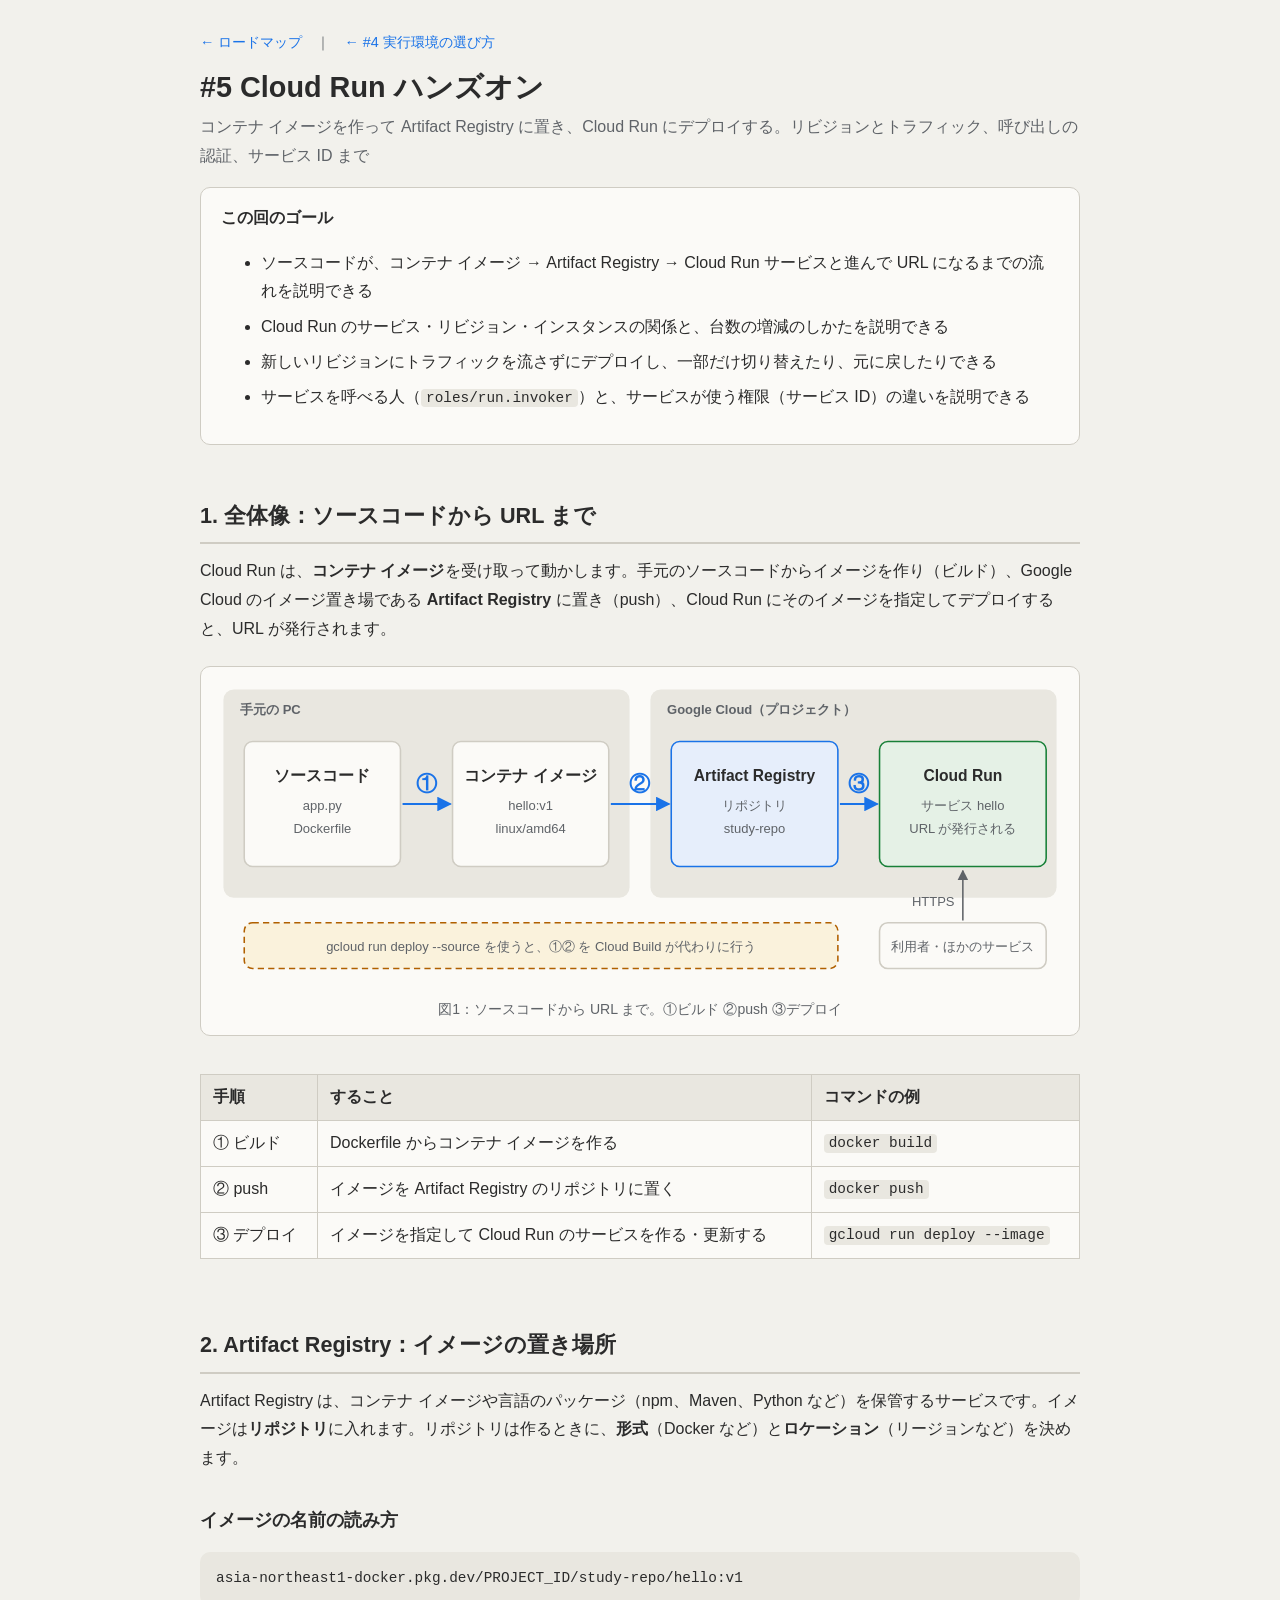
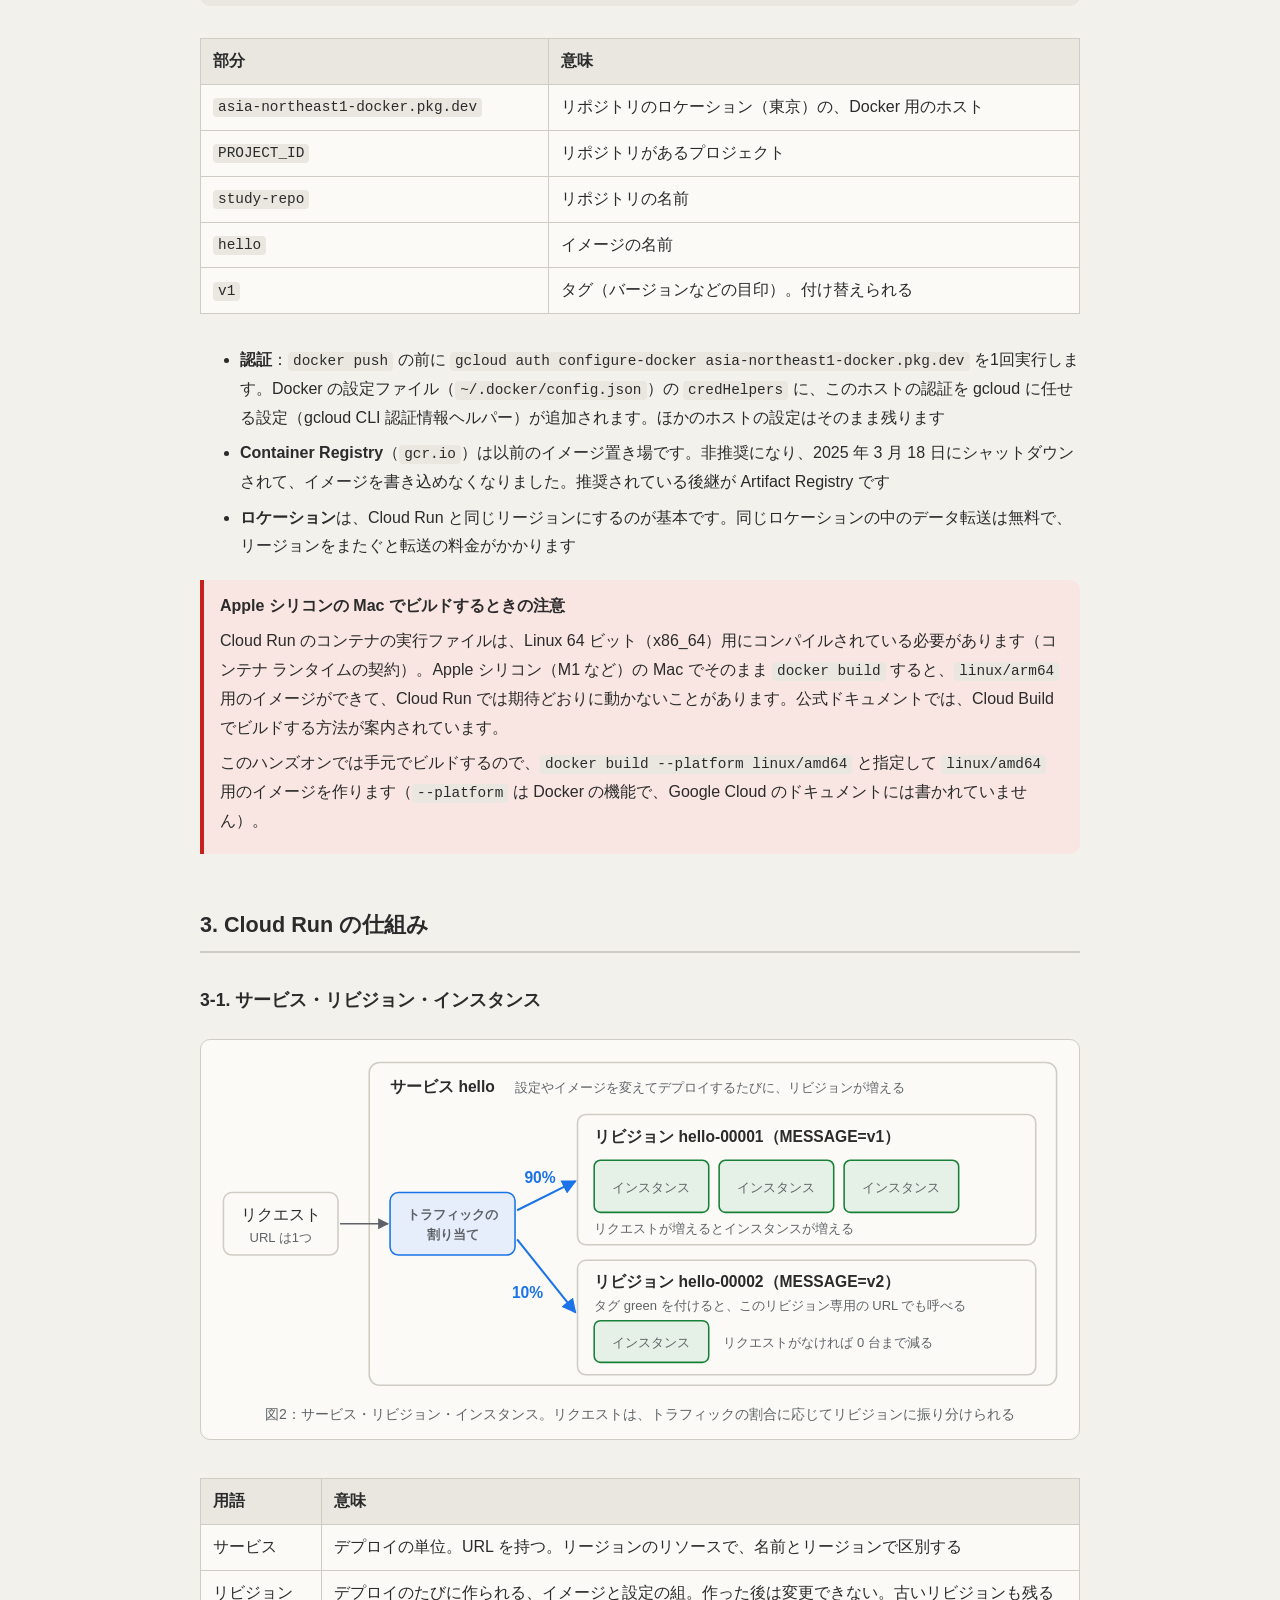
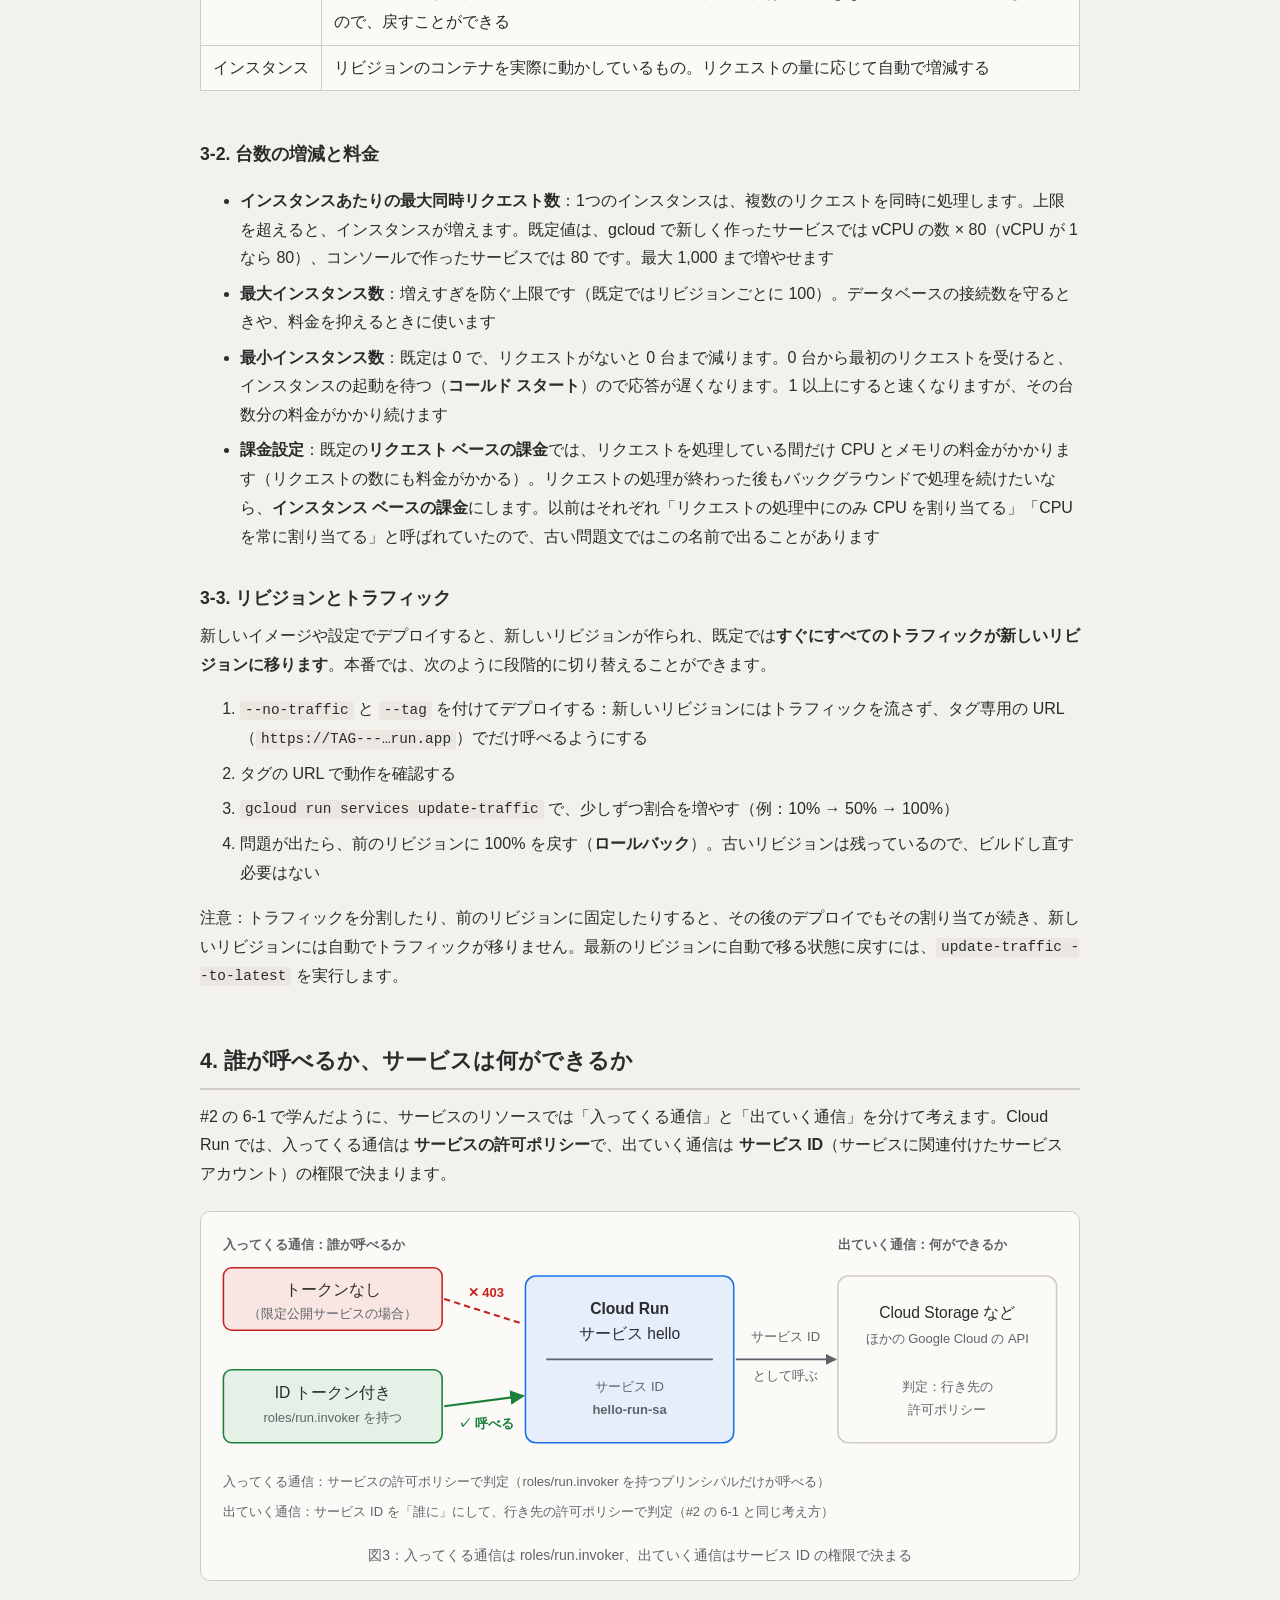
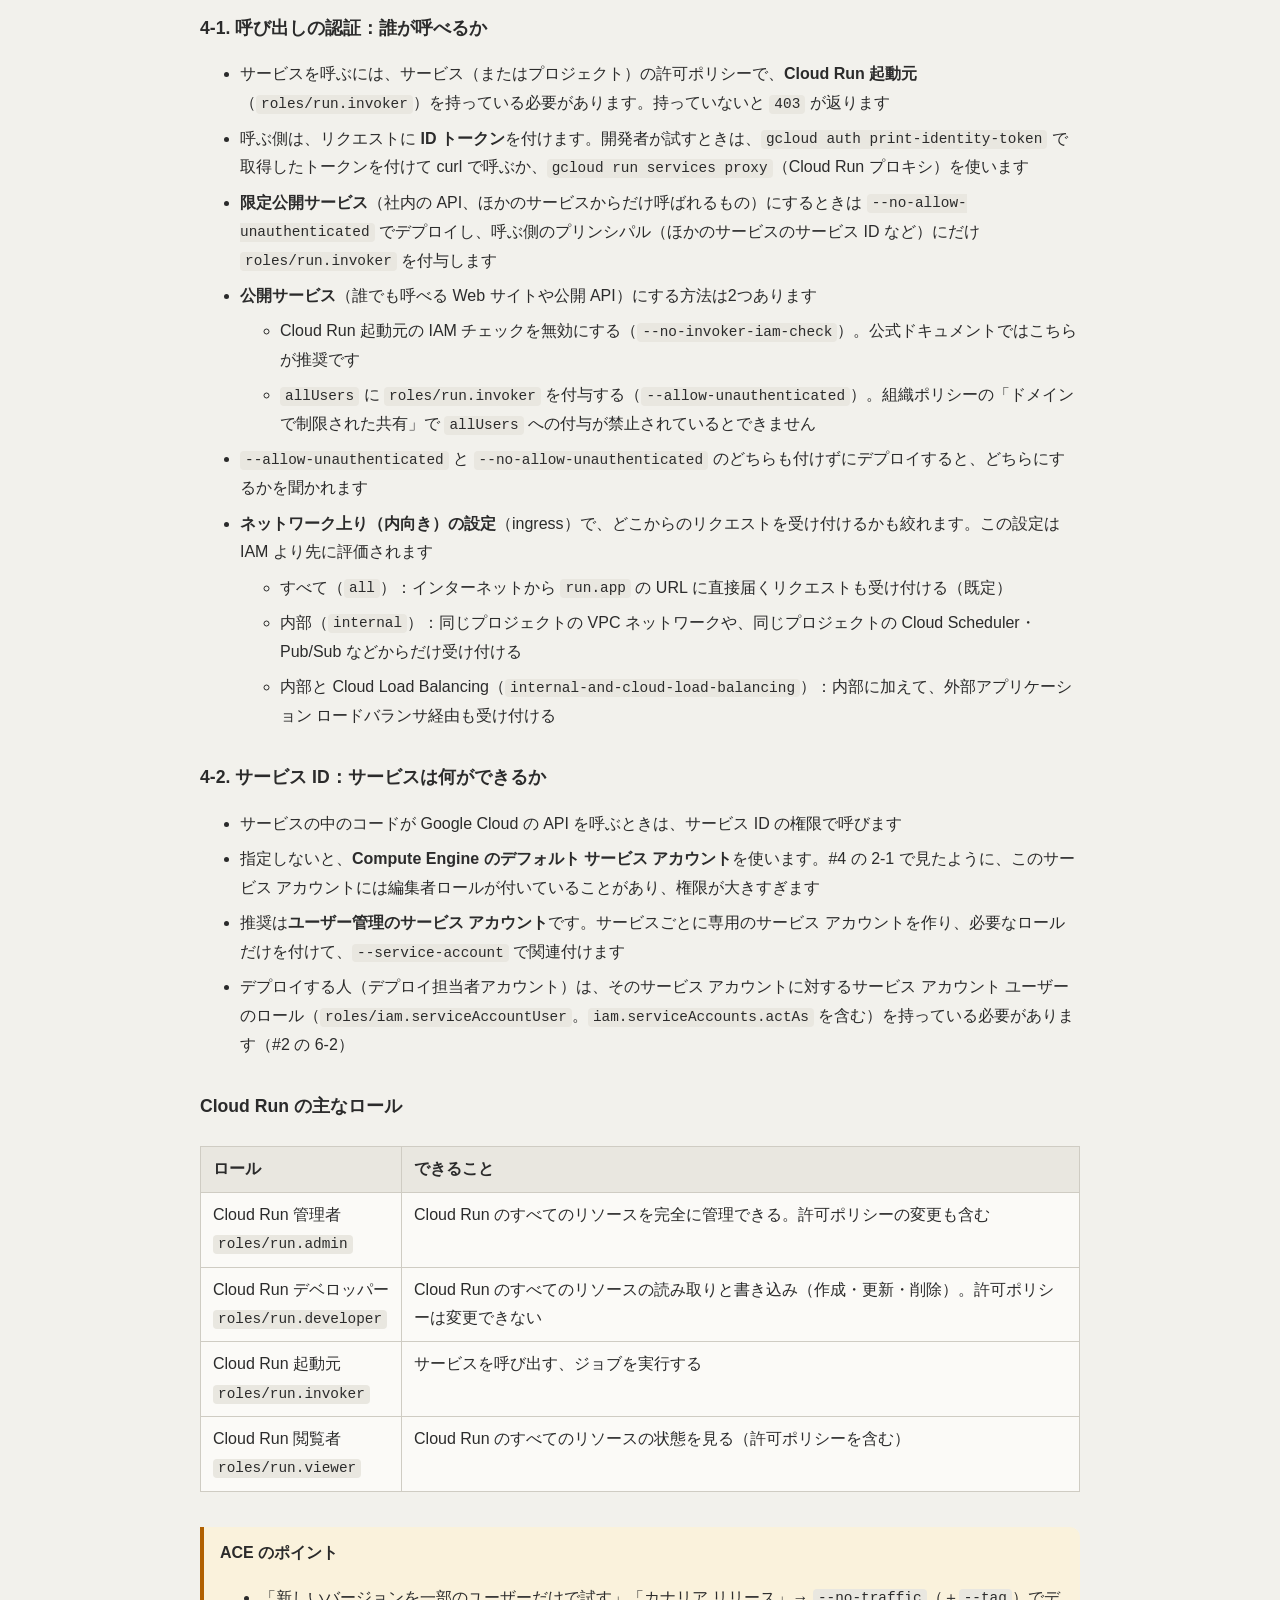
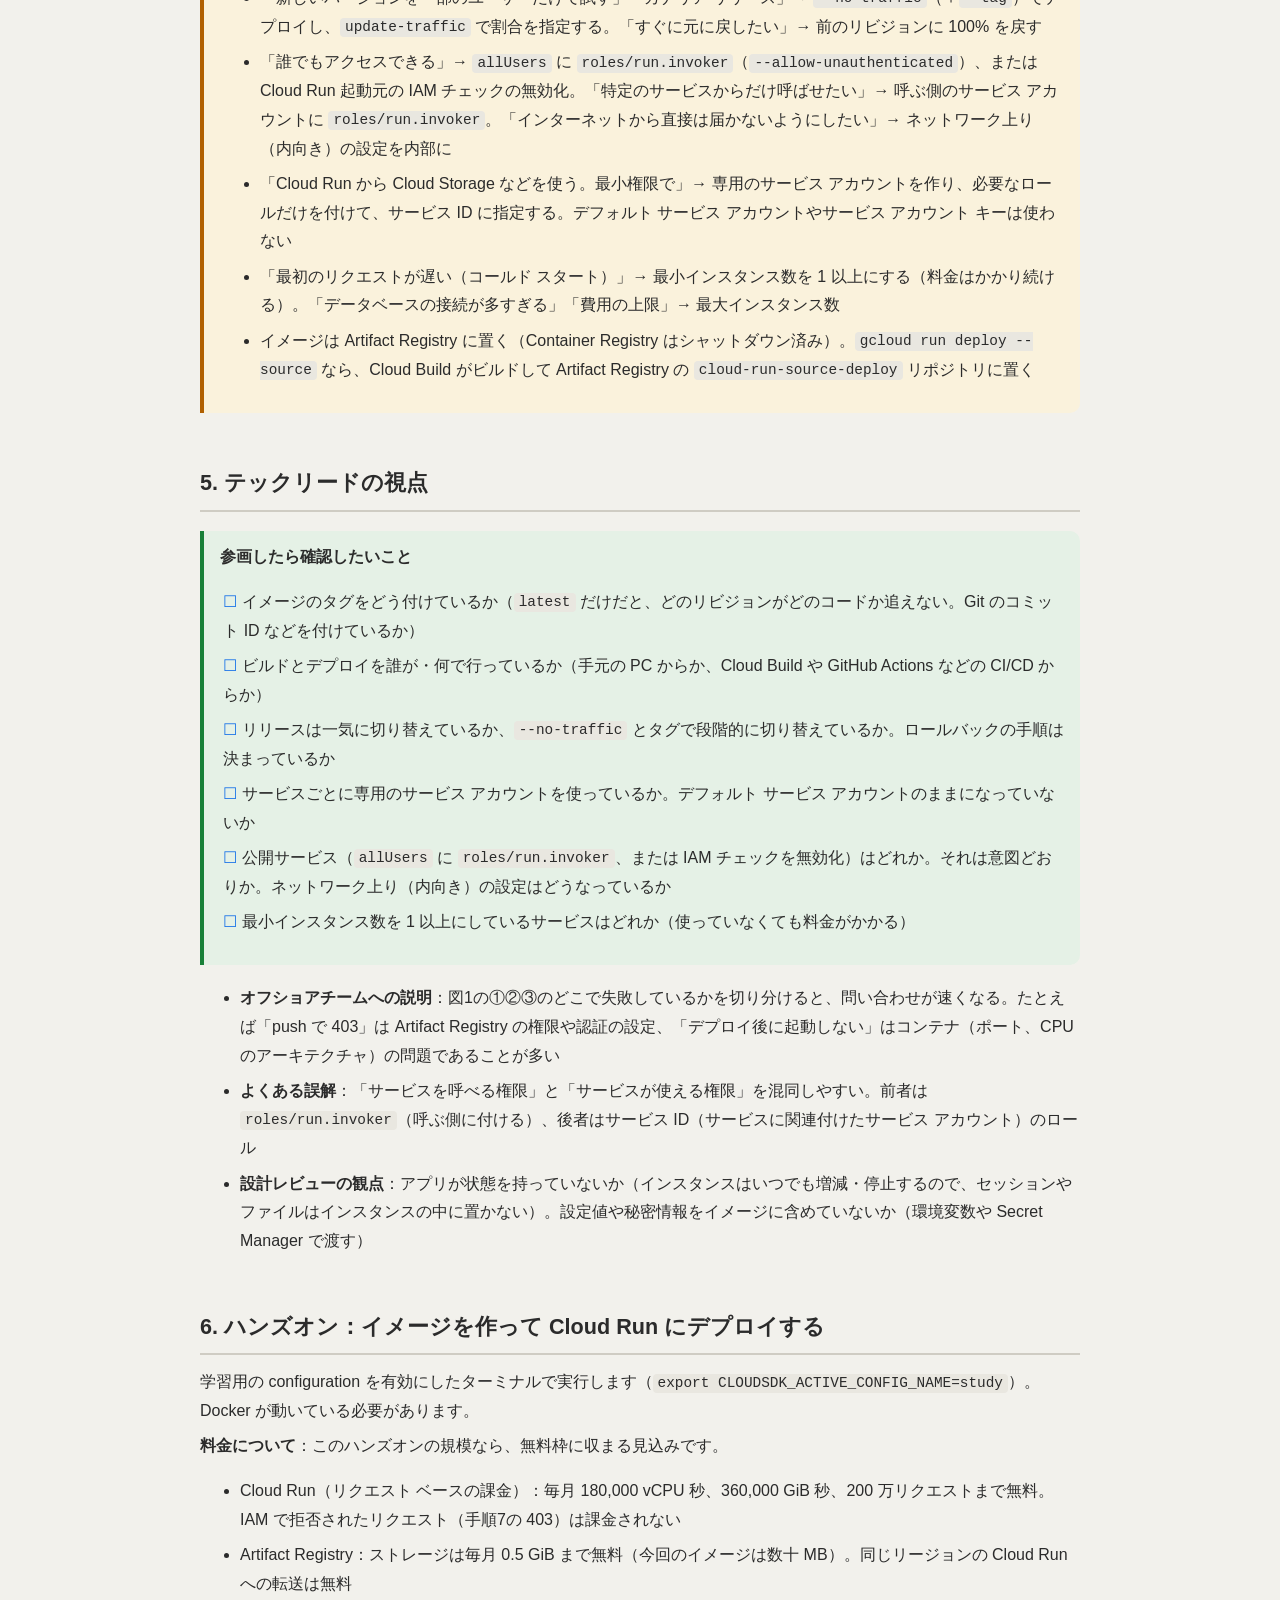
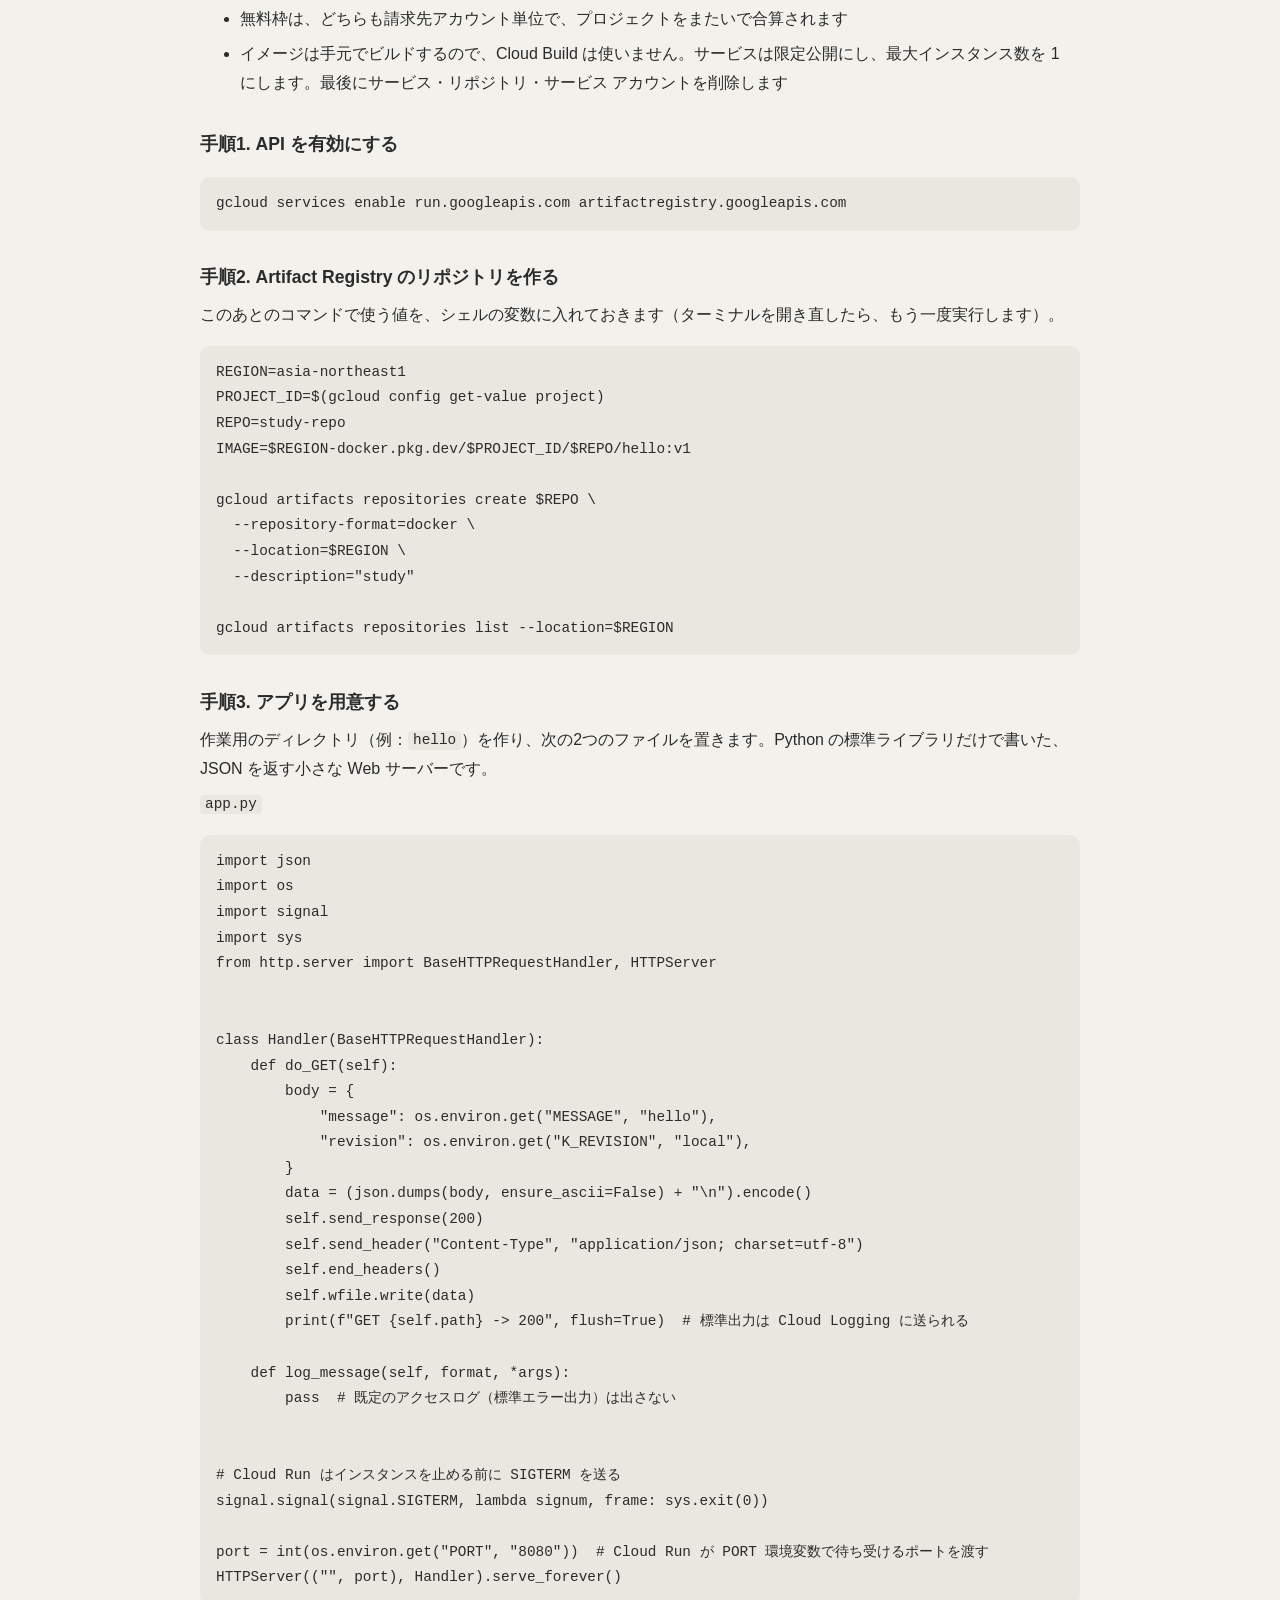
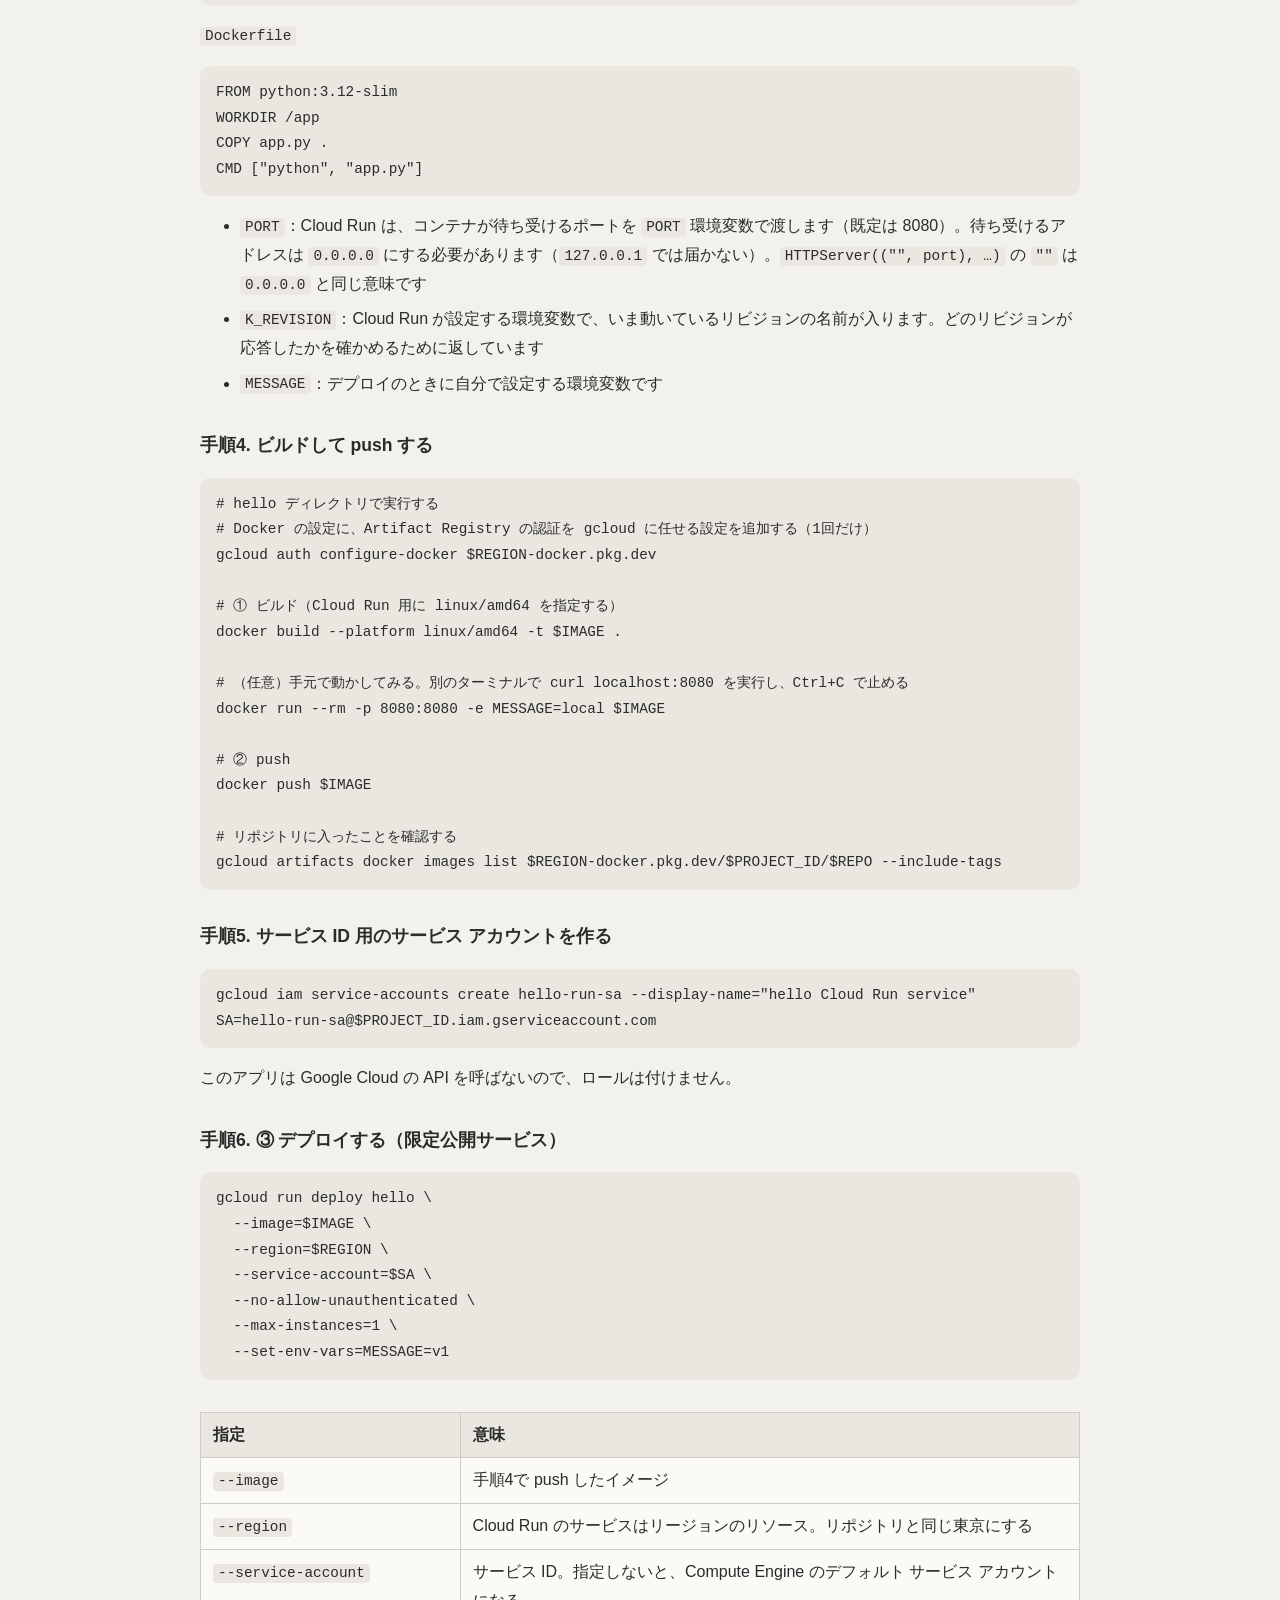
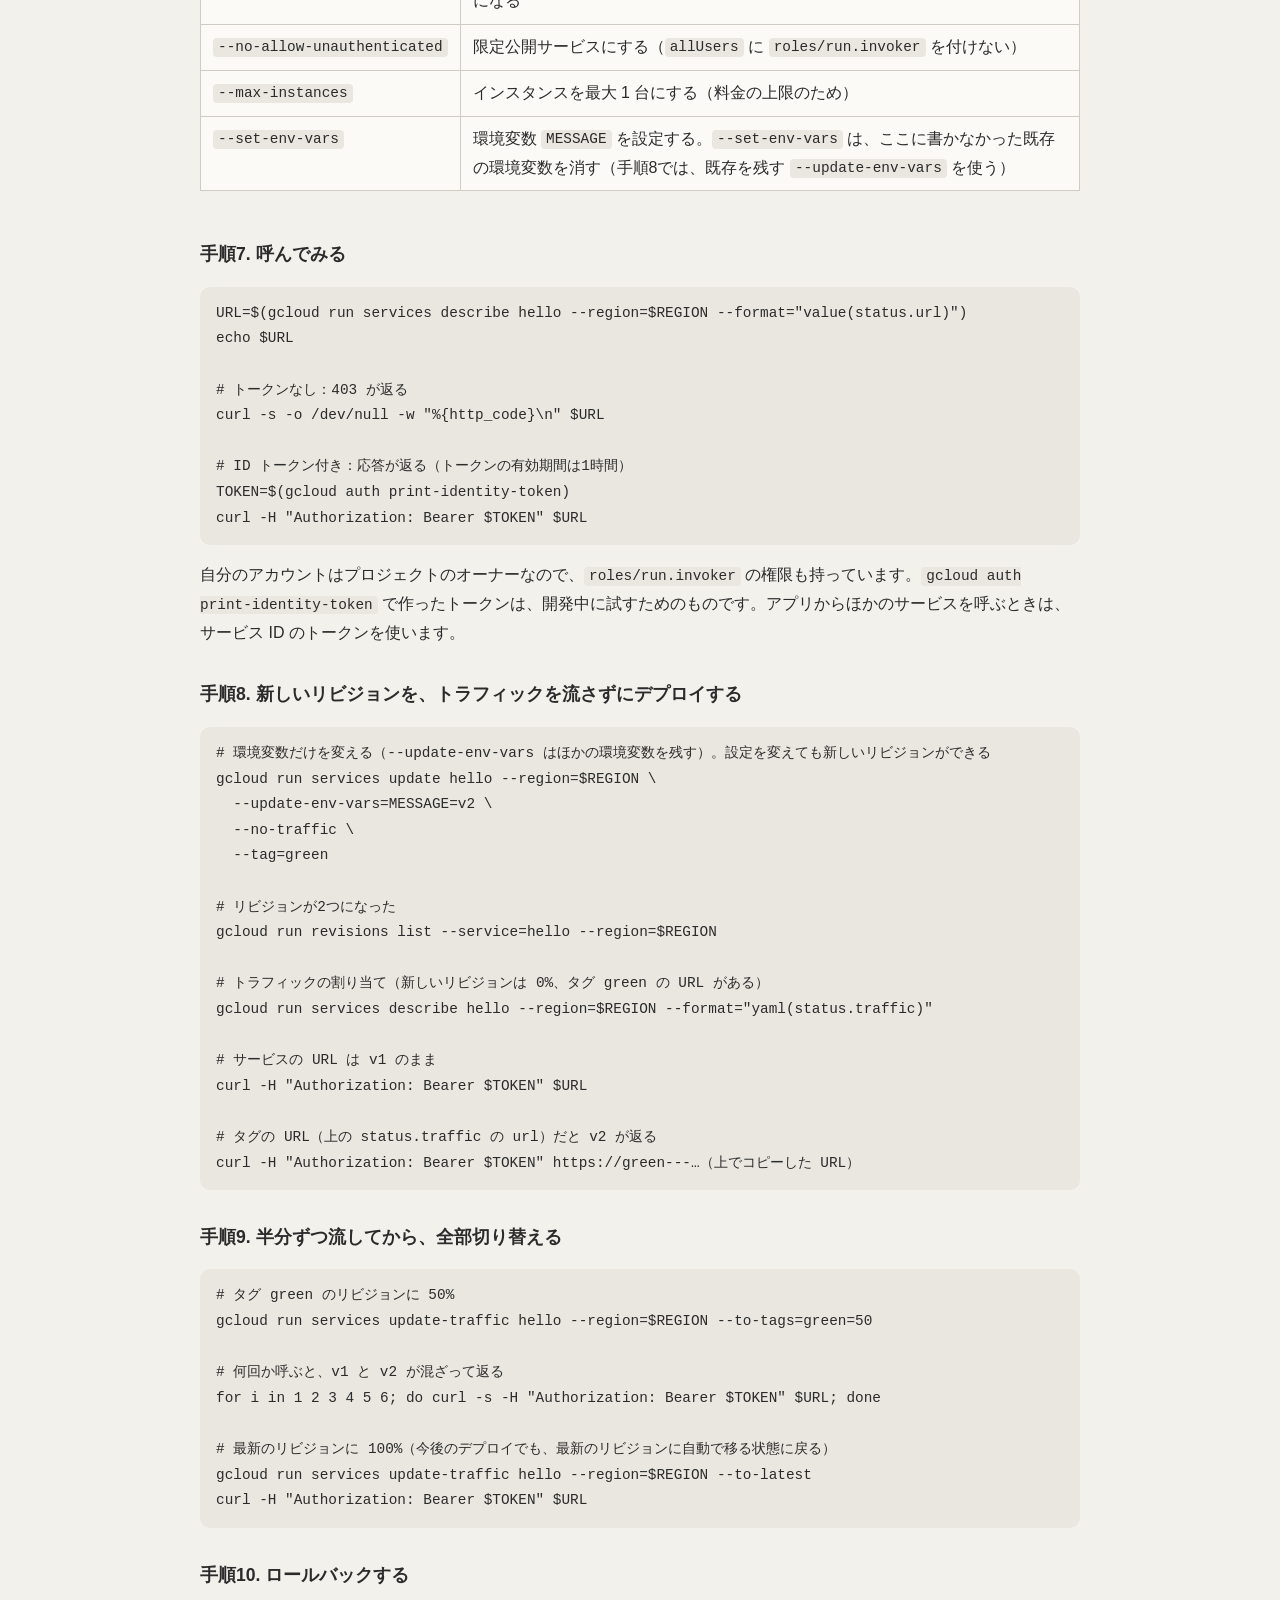
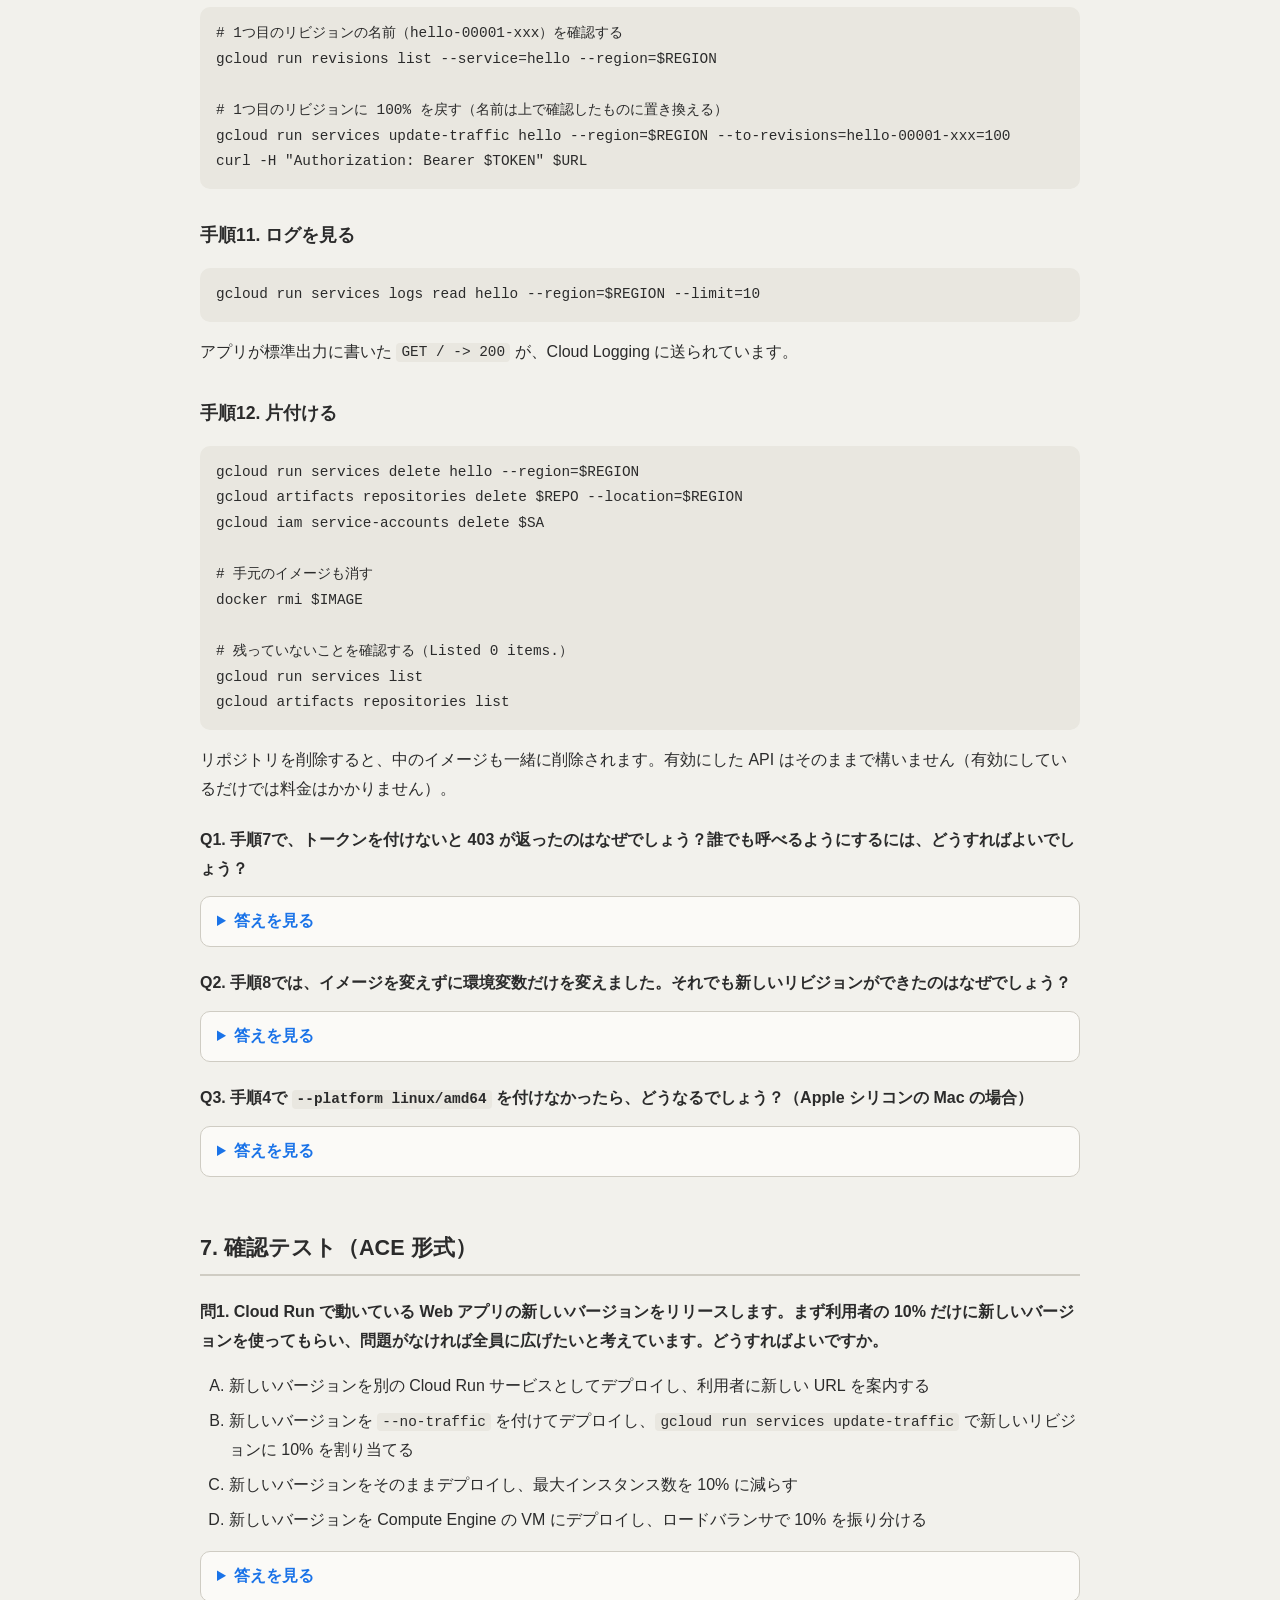
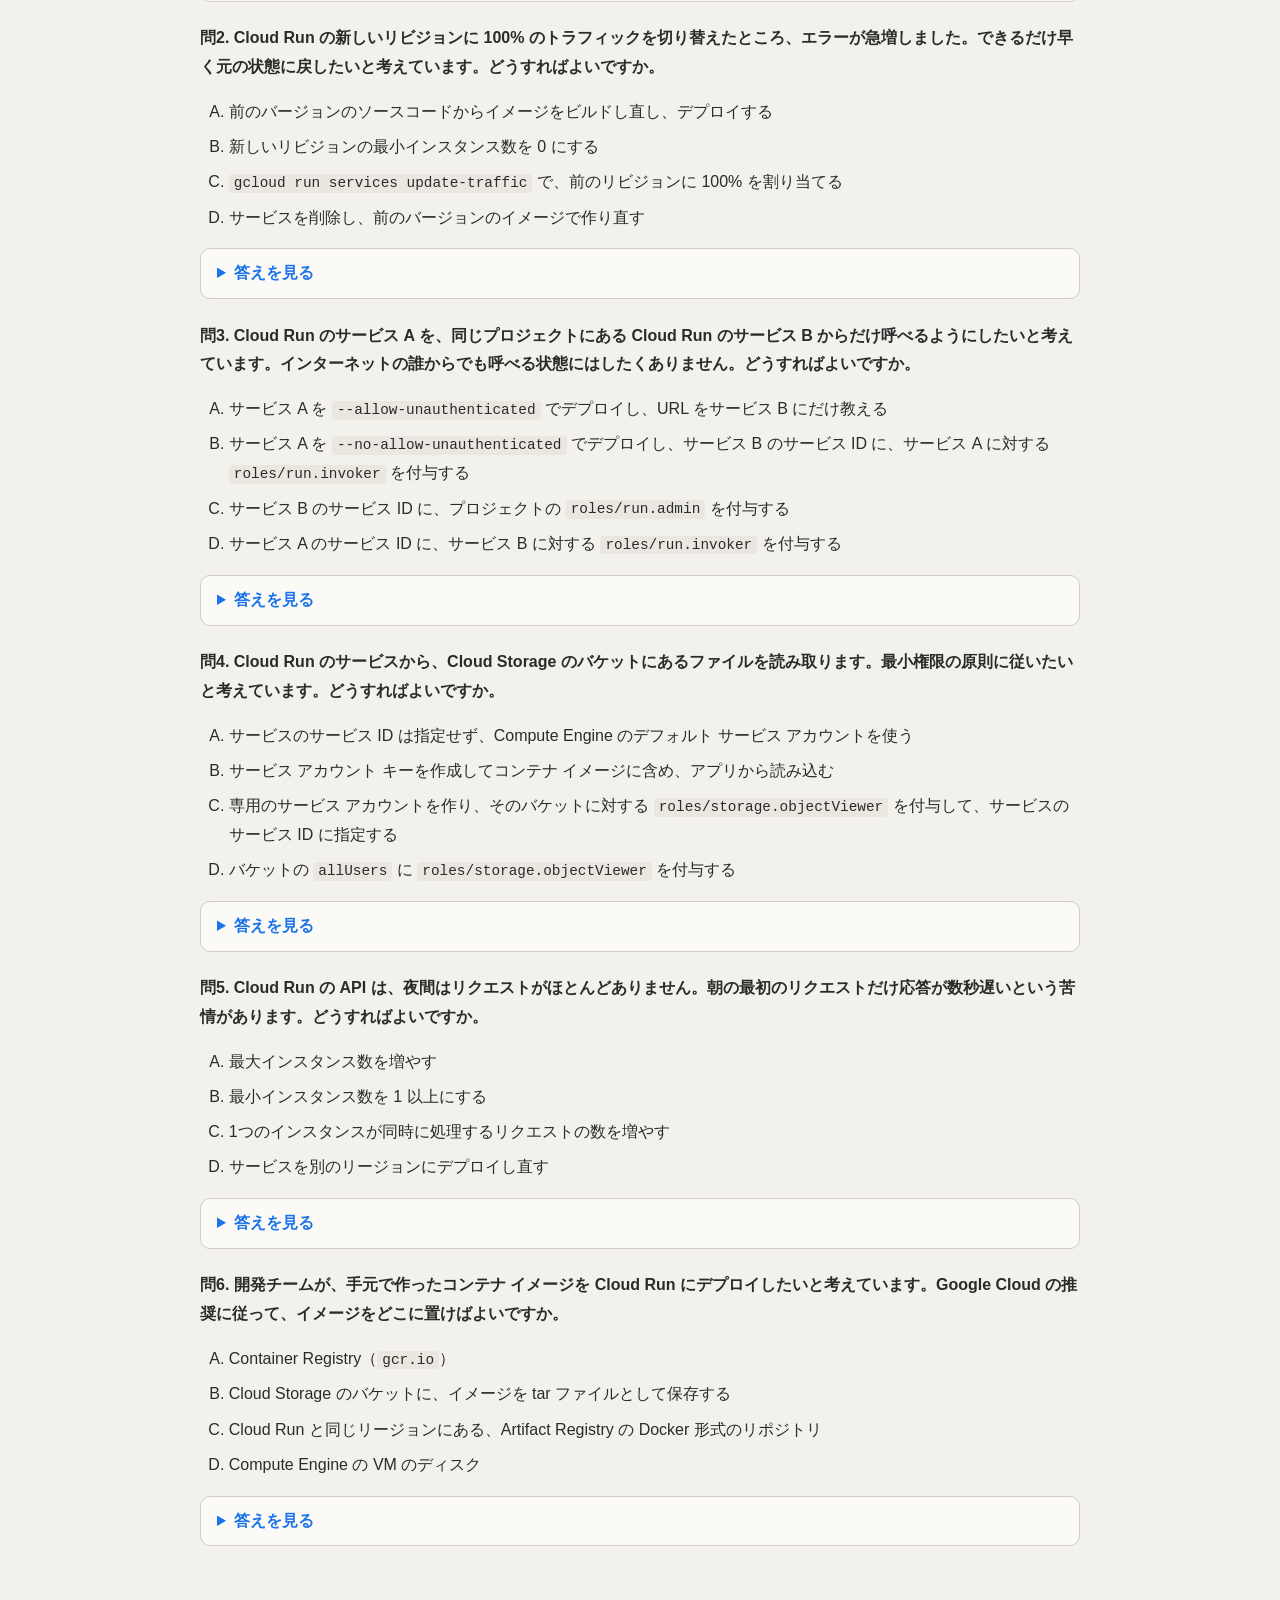
<file: lessons/05-cloud-run.html>
<!DOCTYPE html>
<html lang="ja">
<head>
<meta charset="utf-8">
<meta name="viewport" content="width=device-width, initial-scale=1">
<title>#5 Cloud Run ハンズオン | GCP 学習</title>
<link rel="stylesheet" href="../assets/style.css">
</head>
<body>

<!-- 矢印の定義（ページ内の全 SVG で共有） -->
<svg width="0" height="0" style="position:absolute" aria-hidden="true">
  <defs>
    <marker id="arr" viewBox="0 0 10 10" refX="9" refY="5" markerWidth="7" markerHeight="7" orient="auto-start-reverse">
      <path class="d-arrowhead" d="M0,0 L10,5 L0,10 z"/>
    </marker>
    <marker id="arr-ok" viewBox="0 0 10 10" refX="9" refY="5" markerWidth="7" markerHeight="7" orient="auto-start-reverse">
      <path class="d-arrowhead-ok" d="M0,0 L10,5 L0,10 z"/>
    </marker>
    <marker id="arr-accent" viewBox="0 0 10 10" refX="9" refY="5" markerWidth="7" markerHeight="7" orient="auto-start-reverse">
      <path class="d-arrowhead-accent" d="M0,0 L10,5 L0,10 z"/>
    </marker>
  </defs>
</svg>

<main>
<p class="breadcrumb"><a href="../index.html">← ロードマップ</a>　｜　<a href="04-compute-options.html">← #4 実行環境の選び方</a></p>
<h1>#5 Cloud Run ハンズオン</h1>
<p class="lead">コンテナ イメージを作って Artifact Registry に置き、Cloud Run にデプロイする。リビジョンとトラフィック、呼び出しの認証、サービス ID まで</p>

<div class="card">
<strong>この回のゴール</strong>
<ul>
  <li>ソースコードが、コンテナ イメージ → Artifact Registry → Cloud Run サービスと進んで URL になるまでの流れを説明できる</li>
  <li>Cloud Run のサービス・リビジョン・インスタンスの関係と、台数の増減のしかたを説明できる</li>
  <li>新しいリビジョンにトラフィックを流さずにデプロイし、一部だけ切り替えたり、元に戻したりできる</li>
  <li>サービスを呼べる人（<code>roles/run.invoker</code>）と、サービスが使う権限（サービス ID）の違いを説明できる</li>
</ul>
</div>

<!-- ============================================================ -->
<h2>1. 全体像：ソースコードから URL まで</h2>
<p>Cloud Run は、<strong>コンテナ イメージ</strong>を受け取って動かします。手元のソースコードからイメージを作り（ビルド）、Google Cloud のイメージ置き場である <strong>Artifact Registry</strong> に置き（push）、Cloud Run にそのイメージを指定してデプロイすると、URL が発行されます。</p>

<figure class="diagram">
<svg viewBox="0 0 820 300" role="img" aria-labelledby="f1-title">
  <title id="f1-title">ソースコードをビルドしてコンテナ イメージにし、Artifact Registry に push して、Cloud Run にデプロイする流れ</title>
  <rect class="d-band" x="10" y="10" width="390" height="200" rx="10"/>
  <text class="d-s d-b" x="26" y="34">手元の PC</text>
  <rect class="d-band" x="420" y="10" width="390" height="200" rx="10"/>
  <text class="d-s d-b" x="436" y="34">Google Cloud（プロジェクト）</text>

  <rect class="d-box" x="30" y="60" width="150" height="120" rx="8"/>
  <text class="d-t d-b" x="105" y="98" text-anchor="middle">ソースコード</text>
  <text class="d-s" x="105" y="126" text-anchor="middle">app.py</text>
  <text class="d-s" x="105" y="148" text-anchor="middle">Dockerfile</text>

  <rect class="d-box" x="230" y="60" width="150" height="120" rx="8"/>
  <text class="d-t d-b" x="305" y="98" text-anchor="middle">コンテナ イメージ</text>
  <text class="d-s" x="305" y="126" text-anchor="middle">hello:v1</text>
  <text class="d-s" x="305" y="148" text-anchor="middle">linux/amd64</text>

  <rect class="d-accent" x="440" y="60" width="160" height="120" rx="8"/>
  <text class="d-t d-b" x="520" y="98" text-anchor="middle">Artifact Registry</text>
  <text class="d-s" x="520" y="126" text-anchor="middle">リポジトリ</text>
  <text class="d-s" x="520" y="148" text-anchor="middle">study-repo</text>

  <rect class="d-ok" x="640" y="60" width="160" height="120" rx="8"/>
  <text class="d-t d-b" x="720" y="98" text-anchor="middle">Cloud Run</text>
  <text class="d-s" x="720" y="126" text-anchor="middle">サービス hello</text>
  <text class="d-s" x="720" y="148" text-anchor="middle">URL が発行される</text>

  <rect class="d-note d-dashed" x="30" y="234" width="570" height="44" rx="8"/>
  <text class="d-s" x="315" y="261" text-anchor="middle">gcloud run deploy --source を使うと、①② を Cloud Build が代わりに行う</text>

  <rect class="d-box" x="640" y="234" width="160" height="44" rx="8"/>
  <text class="d-s" x="720" y="261" text-anchor="middle">利用者・ほかのサービス</text>

  <!-- 矢印（枠のあとに描く） -->
  <path class="d-line-accent" d="M182,120 L228,120" marker-end="url(#arr-accent)"/>
  <text class="d-t d-b d-c-accent" x="205" y="108" text-anchor="middle" style="font-size:20px">①</text>
  <path class="d-line-accent" d="M382,120 L438,120" marker-end="url(#arr-accent)"/>
  <text class="d-t d-b d-c-accent" x="410" y="108" text-anchor="middle" style="font-size:20px">②</text>
  <path class="d-line-accent" d="M602,120 L638,120" marker-end="url(#arr-accent)"/>
  <text class="d-t d-b d-c-accent" x="620" y="108" text-anchor="middle" style="font-size:20px">③</text>
  <path class="d-line" d="M720,232 L720,184" marker-end="url(#arr)"/>
  <text class="d-s" x="712" y="218" text-anchor="end">HTTPS</text>
</svg>
<figcaption>図1：ソースコードから URL まで。①ビルド ②push ③デプロイ</figcaption>
</figure>

<div class="table-wrap">
<table class="kv">
  <thead><tr><th>手順</th><th>すること</th><th>コマンドの例</th></tr></thead>
  <tbody>
    <tr><td>① ビルド</td><td>Dockerfile からコンテナ イメージを作る</td><td><code>docker build</code></td></tr>
    <tr><td>② push</td><td>イメージを Artifact Registry のリポジトリに置く</td><td><code>docker push</code></td></tr>
    <tr><td>③ デプロイ</td><td>イメージを指定して Cloud Run のサービスを作る・更新する</td><td><code>gcloud run deploy --image</code></td></tr>
  </tbody>
</table>
</div>

<!-- ============================================================ -->
<h2>2. Artifact Registry：イメージの置き場所</h2>
<p>Artifact Registry は、コンテナ イメージや言語のパッケージ（npm、Maven、Python など）を保管するサービスです。イメージは<strong>リポジトリ</strong>に入れます。リポジトリは作るときに、<strong>形式</strong>（Docker など）と<strong>ロケーション</strong>（リージョンなど）を決めます。</p>

<h3>イメージの名前の読み方</h3>
<pre><code>asia-northeast1-docker.pkg.dev/PROJECT_ID/study-repo/hello:v1</code></pre>
<div class="table-wrap">
<table class="kv">
  <thead><tr><th>部分</th><th>意味</th></tr></thead>
  <tbody>
    <tr><td><code>asia-northeast1-docker.pkg.dev</code></td><td>リポジトリのロケーション（東京）の、Docker 用のホスト</td></tr>
    <tr><td><code>PROJECT_ID</code></td><td>リポジトリがあるプロジェクト</td></tr>
    <tr><td><code>study-repo</code></td><td>リポジトリの名前</td></tr>
    <tr><td><code>hello</code></td><td>イメージの名前</td></tr>
    <tr><td><code>v1</code></td><td>タグ（バージョンなどの目印）。付け替えられる</td></tr>
  </tbody>
</table>
</div>
<ul>
  <li><strong>認証</strong>：<code>docker push</code> の前に <code>gcloud auth configure-docker asia-northeast1-docker.pkg.dev</code> を1回実行します。Docker の設定ファイル（<code>~/.docker/config.json</code>）の <code>credHelpers</code> に、このホストの認証を gcloud に任せる設定（gcloud CLI 認証情報ヘルパー）が追加されます。ほかのホストの設定はそのまま残ります</li>
  <li><strong>Container Registry</strong>（<code>gcr.io</code>）は以前のイメージ置き場です。非推奨になり、2025 年 3 月 18 日にシャットダウンされて、イメージを書き込めなくなりました。推奨されている後継が Artifact Registry です</li>
  <li><strong>ロケーション</strong>は、Cloud Run と同じリージョンにするのが基本です。同じロケーションの中のデータ転送は無料で、リージョンをまたぐと転送の料金がかかります</li>
</ul>

<div class="callout warn">
<strong>Apple シリコンの Mac でビルドするときの注意</strong>
<p>Cloud Run のコンテナの実行ファイルは、Linux 64 ビット（x86_64）用にコンパイルされている必要があります（コンテナ ランタイムの契約）。Apple シリコン（M1 など）の Mac でそのまま <code>docker build</code> すると、<code>linux/arm64</code> 用のイメージができて、Cloud Run では期待どおりに動かないことがあります。公式ドキュメントでは、Cloud Build でビルドする方法が案内されています。</p>
<p>このハンズオンでは手元でビルドするので、<code>docker build --platform linux/amd64</code> と指定して <code>linux/amd64</code> 用のイメージを作ります（<code>--platform</code> は Docker の機能で、Google Cloud のドキュメントには書かれていません）。</p>
</div>

<!-- ============================================================ -->
<h2>3. Cloud Run の仕組み</h2>

<h3>3-1. サービス・リビジョン・インスタンス</h3>
<figure class="diagram">
<svg viewBox="0 0 820 330" role="img" aria-labelledby="f2-title">
  <title id="f2-title">サービスの中にリビジョンがあり、トラフィックの割合に応じてリクエストが振り分けられ、各リビジョンのインスタンスが処理する</title>
  <rect class="d-box" x="10" y="135" width="110" height="60" rx="8"/>
  <text class="d-t" x="65" y="161" text-anchor="middle">リクエスト</text>
  <text class="d-s" x="65" y="182" text-anchor="middle">URL は1つ</text>

  <rect class="d-box" x="150" y="10" width="660" height="310" rx="10"/>
  <text class="d-t d-b" x="170" y="38">サービス hello</text>
  <text class="d-s" x="290" y="38">設定やイメージを変えてデプロイするたびに、リビジョンが増える</text>

  <rect class="d-accent" x="170" y="135" width="120" height="60" rx="8"/>
  <text class="d-s d-b" x="230" y="160" text-anchor="middle">トラフィックの</text>
  <text class="d-s d-b" x="230" y="180" text-anchor="middle">割り当て</text>

  <rect class="d-box" x="350" y="60" width="440" height="125" rx="8"/>
  <text class="d-t d-b" x="366" y="86">リビジョン hello-00001（MESSAGE=v1）</text>
  <rect class="d-ok" x="366" y="104" width="110" height="50" rx="6"/>
  <text class="d-s" x="421" y="134" text-anchor="middle">インスタンス</text>
  <rect class="d-ok" x="486" y="104" width="110" height="50" rx="6"/>
  <text class="d-s" x="541" y="134" text-anchor="middle">インスタンス</text>
  <rect class="d-ok" x="606" y="104" width="110" height="50" rx="6"/>
  <text class="d-s" x="661" y="134" text-anchor="middle">インスタンス</text>
  <text class="d-s" x="366" y="174">リクエストが増えるとインスタンスが増える</text>

  <rect class="d-box" x="350" y="200" width="440" height="110" rx="8"/>
  <text class="d-t d-b" x="366" y="226">リビジョン hello-00002（MESSAGE=v2）</text>
  <text class="d-s" x="366" y="248">タグ green を付けると、このリビジョン専用の URL でも呼べる</text>
  <rect class="d-ok" x="366" y="258" width="110" height="40" rx="6"/>
  <text class="d-s" x="421" y="283" text-anchor="middle">インスタンス</text>
  <text class="d-s" x="490" y="283">リクエストがなければ 0 台まで減る</text>

  <!-- 矢印（枠のあとに描く） -->
  <path class="d-line" d="M122,165 L168,165" marker-end="url(#arr)"/>
  <path class="d-line-accent" d="M292,152 L348,124" marker-end="url(#arr-accent)"/>
  <text class="d-t d-b d-c-accent" x="314" y="126" text-anchor="middle">90%</text>
  <path class="d-line-accent" d="M292,180 L348,250" marker-end="url(#arr-accent)"/>
  <text class="d-t d-b d-c-accent" x="302" y="236" text-anchor="middle">10%</text>
</svg>
<figcaption>図2：サービス・リビジョン・インスタンス。リクエストは、トラフィックの割合に応じてリビジョンに振り分けられる</figcaption>
</figure>

<div class="table-wrap">
<table class="kv">
  <thead><tr><th>用語</th><th>意味</th></tr></thead>
  <tbody>
    <tr><td>サービス</td><td>デプロイの単位。URL を持つ。リージョンのリソースで、名前とリージョンで区別する</td></tr>
    <tr><td>リビジョン</td><td>デプロイのたびに作られる、イメージと設定の組。作った後は変更できない。古いリビジョンも残るので、戻すことができる</td></tr>
    <tr><td>インスタンス</td><td>リビジョンのコンテナを実際に動かしているもの。リクエストの量に応じて自動で増減する</td></tr>
  </tbody>
</table>
</div>

<h3>3-2. 台数の増減と料金</h3>
<ul>
  <li><strong>インスタンスあたりの最大同時リクエスト数</strong>：1つのインスタンスは、複数のリクエストを同時に処理します。上限を超えると、インスタンスが増えます。既定値は、gcloud で新しく作ったサービスでは vCPU の数 × 80（vCPU が 1 なら 80）、コンソールで作ったサービスでは 80 です。最大 1,000 まで増やせます</li>
  <li><strong>最大インスタンス数</strong>：増えすぎを防ぐ上限です（既定ではリビジョンごとに 100）。データベースの接続数を守るときや、料金を抑えるときに使います</li>
  <li><strong>最小インスタンス数</strong>：既定は 0 で、リクエストがないと 0 台まで減ります。0 台から最初のリクエストを受けると、インスタンスの起動を待つ（<strong>コールド スタート</strong>）ので応答が遅くなります。1 以上にすると速くなりますが、その台数分の料金がかかり続けます</li>
  <li><strong>課金設定</strong>：既定の<strong>リクエスト ベースの課金</strong>では、リクエストを処理している間だけ CPU とメモリの料金がかかります（リクエストの数にも料金がかかる）。リクエストの処理が終わった後もバックグラウンドで処理を続けたいなら、<strong>インスタンス ベースの課金</strong>にします。以前はそれぞれ「リクエストの処理中にのみ CPU を割り当てる」「CPU を常に割り当てる」と呼ばれていたので、古い問題文ではこの名前で出ることがあります</li>
</ul>

<h3>3-3. リビジョンとトラフィック</h3>
<p>新しいイメージや設定でデプロイすると、新しいリビジョンが作られ、既定では<strong>すぐにすべてのトラフィックが新しいリビジョンに移ります</strong>。本番では、次のように段階的に切り替えることができます。</p>
<ol>
  <li><code>--no-traffic</code> と <code>--tag</code> を付けてデプロイする：新しいリビジョンにはトラフィックを流さず、タグ専用の URL（<code>https://TAG---…run.app</code>）でだけ呼べるようにする</li>
  <li>タグの URL で動作を確認する</li>
  <li><code>gcloud run services update-traffic</code> で、少しずつ割合を増やす（例：10% → 50% → 100%）</li>
  <li>問題が出たら、前のリビジョンに 100% を戻す（<strong>ロールバック</strong>）。古いリビジョンは残っているので、ビルドし直す必要はない</li>
</ol>
<p>注意：トラフィックを分割したり、前のリビジョンに固定したりすると、その後のデプロイでもその割り当てが続き、新しいリビジョンには自動でトラフィックが移りません。最新のリビジョンに自動で移る状態に戻すには、<code>update-traffic --to-latest</code> を実行します。</p>

<!-- ============================================================ -->
<h2>4. 誰が呼べるか、サービスは何ができるか</h2>
<p>#2 の 6-1 で学んだように、サービスのリソースでは「入ってくる通信」と「出ていく通信」を分けて考えます。Cloud Run では、入ってくる通信は <strong>サービスの許可ポリシー</strong>で、出ていく通信は <strong>サービス ID</strong>（サービスに関連付けたサービス アカウント）の権限で決まります。</p>

<figure class="diagram">
<svg viewBox="0 0 820 300" role="img" aria-labelledby="f3-title">
  <title id="f3-title">入ってくる通信はサービスの許可ポリシーの roles/run.invoker で判定し、出ていく通信はサービス ID を誰にとして行き先の許可ポリシーで判定する</title>
  <text class="d-s d-b" x="10" y="24">入ってくる通信：誰が呼べるか</text>
  <text class="d-s d-b" x="600" y="24">出ていく通信：何ができるか</text>

  <rect class="d-warn" x="10" y="42" width="210" height="60" rx="8"/>
  <text class="d-t" x="115" y="68" text-anchor="middle">トークンなし</text>
  <text class="d-s" x="115" y="90" text-anchor="middle">（限定公開サービスの場合）</text>

  <rect class="d-ok" x="10" y="140" width="210" height="70" rx="8"/>
  <text class="d-t" x="115" y="167" text-anchor="middle">ID トークン付き</text>
  <text class="d-s" x="115" y="190" text-anchor="middle">roles/run.invoker を持つ</text>

  <rect class="d-accent" x="300" y="50" width="200" height="160" rx="10"/>
  <text class="d-t d-b" x="400" y="86" text-anchor="middle">Cloud Run</text>
  <text class="d-t" x="400" y="110" text-anchor="middle">サービス hello</text>
  <path class="d-line" d="M320,130 L480,130"/>
  <text class="d-s" x="400" y="160" text-anchor="middle">サービス ID</text>
  <text class="d-s d-b" x="400" y="182" text-anchor="middle">hello-run-sa</text>

  <rect class="d-box" x="600" y="50" width="210" height="160" rx="10"/>
  <text class="d-t" x="705" y="90" text-anchor="middle">Cloud Storage など</text>
  <text class="d-s" x="705" y="114" text-anchor="middle">ほかの Google Cloud の API</text>
  <text class="d-s" x="705" y="160" text-anchor="middle">判定：行き先の</text>
  <text class="d-s" x="705" y="182" text-anchor="middle">許可ポリシー</text>

  <text class="d-s" x="10" y="252">入ってくる通信：サービスの許可ポリシーで判定（roles/run.invoker を持つプリンシパルだけが呼べる）</text>
  <text class="d-s" x="10" y="280">出ていく通信：サービス ID を「誰に」にして、行き先の許可ポリシーで判定（#2 の 6-1 と同じ考え方）</text>

  <!-- 矢印（枠のあとに描く） -->
  <path class="d-line-warn d-dashed" d="M222,72 L298,96"/>
  <text class="d-s d-b d-c-warn" x="262" y="70" text-anchor="middle">✕ 403</text>
  <path class="d-line-ok" d="M222,175 L298,165" marker-end="url(#arr-ok)"/>
  <text class="d-s d-b d-c-ok" x="262" y="196" text-anchor="middle">✓ 呼べる</text>
  <path class="d-line" d="M502,130 L598,130" marker-end="url(#arr)"/>
  <text class="d-s" x="550" y="112" text-anchor="middle">サービス ID</text>
  <text class="d-s" x="550" y="150" text-anchor="middle">として呼ぶ</text>
</svg>
<figcaption>図3：入ってくる通信は roles/run.invoker、出ていく通信はサービス ID の権限で決まる</figcaption>
</figure>

<h3>4-1. 呼び出しの認証：誰が呼べるか</h3>
<ul>
  <li>サービスを呼ぶには、サービス（またはプロジェクト）の許可ポリシーで、<strong>Cloud Run 起動元</strong>（<code>roles/run.invoker</code>）を持っている必要があります。持っていないと <code>403</code> が返ります</li>
  <li>呼ぶ側は、リクエストに <strong>ID トークン</strong>を付けます。開発者が試すときは、<code>gcloud auth print-identity-token</code> で取得したトークンを付けて curl で呼ぶか、<code>gcloud run services proxy</code>（Cloud Run プロキシ）を使います</li>
  <li><strong>限定公開サービス</strong>（社内の API、ほかのサービスからだけ呼ばれるもの）にするときは <code>--no-allow-unauthenticated</code> でデプロイし、呼ぶ側のプリンシパル（ほかのサービスのサービス ID など）にだけ <code>roles/run.invoker</code> を付与します</li>
  <li><strong>公開サービス</strong>（誰でも呼べる Web サイトや公開 API）にする方法は2つあります
    <ul>
      <li>Cloud Run 起動元の IAM チェックを無効にする（<code>--no-invoker-iam-check</code>）。公式ドキュメントではこちらが推奨です</li>
      <li><code>allUsers</code> に <code>roles/run.invoker</code> を付与する（<code>--allow-unauthenticated</code>）。組織ポリシーの「ドメインで制限された共有」で <code>allUsers</code> への付与が禁止されているとできません</li>
    </ul>
  </li>
  <li><code>--allow-unauthenticated</code> と <code>--no-allow-unauthenticated</code> のどちらも付けずにデプロイすると、どちらにするかを聞かれます</li>
  <li><strong>ネットワーク上り（内向き）の設定</strong>（ingress）で、どこからのリクエストを受け付けるかも絞れます。この設定は IAM より先に評価されます
    <ul>
      <li>すべて（<code>all</code>）：インターネットから <code>run.app</code> の URL に直接届くリクエストも受け付ける（既定）</li>
      <li>内部（<code>internal</code>）：同じプロジェクトの VPC ネットワークや、同じプロジェクトの Cloud Scheduler・Pub/Sub などからだけ受け付ける</li>
      <li>内部と Cloud Load Balancing（<code>internal-and-cloud-load-balancing</code>）：内部に加えて、外部アプリケーション ロードバランサ経由も受け付ける</li>
    </ul>
  </li>
</ul>

<h3>4-2. サービス ID：サービスは何ができるか</h3>
<ul>
  <li>サービスの中のコードが Google Cloud の API を呼ぶときは、サービス ID の権限で呼びます</li>
  <li>指定しないと、<strong>Compute Engine のデフォルト サービス アカウント</strong>を使います。#4 の 2-1 で見たように、このサービス アカウントには編集者ロールが付いていることがあり、権限が大きすぎます</li>
  <li>推奨は<strong>ユーザー管理のサービス アカウント</strong>です。サービスごとに専用のサービス アカウントを作り、必要なロールだけを付けて、<code>--service-account</code> で関連付けます</li>
  <li>デプロイする人（デプロイ担当者アカウント）は、そのサービス アカウントに対するサービス アカウント ユーザーのロール（<code>roles/iam.serviceAccountUser</code>。<code>iam.serviceAccounts.actAs</code> を含む）を持っている必要があります（#2 の 6-2）</li>
</ul>

<h3>Cloud Run の主なロール</h3>
<div class="table-wrap">
<table class="kv">
  <thead><tr><th>ロール</th><th>できること</th></tr></thead>
  <tbody>
    <tr><td>Cloud Run 管理者<br><code>roles/run.admin</code></td><td>Cloud Run のすべてのリソースを完全に管理できる。許可ポリシーの変更も含む</td></tr>
    <tr><td>Cloud Run デベロッパー<br><code>roles/run.developer</code></td><td>Cloud Run のすべてのリソースの読み取りと書き込み（作成・更新・削除）。許可ポリシーは変更できない</td></tr>
    <tr><td>Cloud Run 起動元<br><code>roles/run.invoker</code></td><td>サービスを呼び出す、ジョブを実行する</td></tr>
    <tr><td>Cloud Run 閲覧者<br><code>roles/run.viewer</code></td><td>Cloud Run のすべてのリソースの状態を見る（許可ポリシーを含む）</td></tr>
  </tbody>
</table>
</div>

<div class="callout ace">
<strong>ACE のポイント</strong>
<ul>
  <li>「新しいバージョンを一部のユーザーだけで試す」「カナリア リリース」→ <code>--no-traffic</code>（＋<code>--tag</code>）でデプロイし、<code>update-traffic</code> で割合を指定する。「すぐに元に戻したい」→ 前のリビジョンに 100% を戻す</li>
  <li>「誰でもアクセスできる」→ <code>allUsers</code> に <code>roles/run.invoker</code>（<code>--allow-unauthenticated</code>）、または Cloud Run 起動元の IAM チェックの無効化。「特定のサービスからだけ呼ばせたい」→ 呼ぶ側のサービス アカウントに <code>roles/run.invoker</code>。「インターネットから直接は届かないようにしたい」→ ネットワーク上り（内向き）の設定を内部に</li>
  <li>「Cloud Run から Cloud Storage などを使う。最小権限で」→ 専用のサービス アカウントを作り、必要なロールだけを付けて、サービス ID に指定する。デフォルト サービス アカウントやサービス アカウント キーは使わない</li>
  <li>「最初のリクエストが遅い（コールド スタート）」→ 最小インスタンス数を 1 以上にする（料金はかかり続ける）。「データベースの接続が多すぎる」「費用の上限」→ 最大インスタンス数</li>
  <li>イメージは Artifact Registry に置く（Container Registry はシャットダウン済み）。<code>gcloud run deploy --source</code> なら、Cloud Build がビルドして Artifact Registry の <code>cloud-run-source-deploy</code> リポジトリに置く</li>
</ul>
</div>

<!-- ============================================================ -->
<h2>5. テックリードの視点</h2>
<div class="callout lead-tip">
<strong>参画したら確認したいこと</strong>
<ul class="check">
  <li>イメージのタグをどう付けているか（<code>latest</code> だけだと、どのリビジョンがどのコードか追えない。Git のコミット ID などを付けているか）</li>
  <li>ビルドとデプロイを誰が・何で行っているか（手元の PC からか、Cloud Build や GitHub Actions などの CI/CD からか）</li>
  <li>リリースは一気に切り替えているか、<code>--no-traffic</code> とタグで段階的に切り替えているか。ロールバックの手順は決まっているか</li>
  <li>サービスごとに専用のサービス アカウントを使っているか。デフォルト サービス アカウントのままになっていないか</li>
  <li>公開サービス（<code>allUsers</code> に <code>roles/run.invoker</code>、または IAM チェックを無効化）はどれか。それは意図どおりか。ネットワーク上り（内向き）の設定はどうなっているか</li>
  <li>最小インスタンス数を 1 以上にしているサービスはどれか（使っていなくても料金がかかる）</li>
</ul>
</div>
<ul>
  <li><strong>オフショアチームへの説明</strong>：図1の①②③のどこで失敗しているかを切り分けると、問い合わせが速くなる。たとえば「push で 403」は Artifact Registry の権限や認証の設定、「デプロイ後に起動しない」はコンテナ（ポート、CPU のアーキテクチャ）の問題であることが多い</li>
  <li><strong>よくある誤解</strong>：「サービスを呼べる権限」と「サービスが使える権限」を混同しやすい。前者は <code>roles/run.invoker</code>（呼ぶ側に付ける）、後者はサービス ID（サービスに関連付けたサービス アカウント）のロール</li>
  <li><strong>設計レビューの観点</strong>：アプリが状態を持っていないか（インスタンスはいつでも増減・停止するので、セッションやファイルはインスタンスの中に置かない）。設定値や秘密情報をイメージに含めていないか（環境変数や Secret Manager で渡す）</li>
</ul>

<!-- ============================================================ -->
<h2>6. ハンズオン：イメージを作って Cloud Run にデプロイする</h2>
<p>学習用の configuration を有効にしたターミナルで実行します（<code>export CLOUDSDK_ACTIVE_CONFIG_NAME=study</code>）。Docker が動いている必要があります。</p>
<p><strong>料金について</strong>：このハンズオンの規模なら、無料枠に収まる見込みです。</p>
<ul>
  <li>Cloud Run（リクエスト ベースの課金）：毎月 180,000 vCPU 秒、360,000 GiB 秒、200 万リクエストまで無料。IAM で拒否されたリクエスト（手順7の 403）は課金されない</li>
  <li>Artifact Registry：ストレージは毎月 0.5 GiB まで無料（今回のイメージは数十 MB）。同じリージョンの Cloud Run への転送は無料</li>
  <li>無料枠は、どちらも請求先アカウント単位で、プロジェクトをまたいで合算されます</li>
  <li>イメージは手元でビルドするので、Cloud Build は使いません。サービスは限定公開にし、最大インスタンス数を 1 にします。最後にサービス・リポジトリ・サービス アカウントを削除します</li>
</ul>

<h3>手順1. API を有効にする</h3>
<pre><code>gcloud services enable run.googleapis.com artifactregistry.googleapis.com</code></pre>

<h3>手順2. Artifact Registry のリポジトリを作る</h3>
<p>このあとのコマンドで使う値を、シェルの変数に入れておきます（ターミナルを開き直したら、もう一度実行します）。</p>
<pre><code>REGION=asia-northeast1
PROJECT_ID=$(gcloud config get-value project)
REPO=study-repo
IMAGE=$REGION-docker.pkg.dev/$PROJECT_ID/$REPO/hello:v1

gcloud artifacts repositories create $REPO \
  --repository-format=docker \
  --location=$REGION \
  --description="study"

gcloud artifacts repositories list --location=$REGION</code></pre>

<h3>手順3. アプリを用意する</h3>
<p>作業用のディレクトリ（例：<code>hello</code>）を作り、次の2つのファイルを置きます。Python の標準ライブラリだけで書いた、JSON を返す小さな Web サーバーです。</p>
<p><code>app.py</code></p>
<pre><code>import json
import os
import signal
import sys
from http.server import BaseHTTPRequestHandler, HTTPServer


class Handler(BaseHTTPRequestHandler):
    def do_GET(self):
        body = {
            "message": os.environ.get("MESSAGE", "hello"),
            "revision": os.environ.get("K_REVISION", "local"),
        }
        data = (json.dumps(body, ensure_ascii=False) + "\n").encode()
        self.send_response(200)
        self.send_header("Content-Type", "application/json; charset=utf-8")
        self.end_headers()
        self.wfile.write(data)
        print(f"GET {self.path} -&gt; 200", flush=True)  # 標準出力は Cloud Logging に送られる

    def log_message(self, format, *args):
        pass  # 既定のアクセスログ（標準エラー出力）は出さない


# Cloud Run はインスタンスを止める前に SIGTERM を送る
signal.signal(signal.SIGTERM, lambda signum, frame: sys.exit(0))

port = int(os.environ.get("PORT", "8080"))  # Cloud Run が PORT 環境変数で待ち受けるポートを渡す
HTTPServer(("", port), Handler).serve_forever()</code></pre>
<p><code>Dockerfile</code></p>
<pre><code>FROM python:3.12-slim
WORKDIR /app
COPY app.py .
CMD ["python", "app.py"]</code></pre>
<ul>
  <li><code>PORT</code>：Cloud Run は、コンテナが待ち受けるポートを <code>PORT</code> 環境変数で渡します（既定は 8080）。待ち受けるアドレスは <code>0.0.0.0</code> にする必要があります（<code>127.0.0.1</code> では届かない）。<code>HTTPServer(("", port), …)</code> の <code>""</code> は <code>0.0.0.0</code> と同じ意味です</li>
  <li><code>K_REVISION</code>：Cloud Run が設定する環境変数で、いま動いているリビジョンの名前が入ります。どのリビジョンが応答したかを確かめるために返しています</li>
  <li><code>MESSAGE</code>：デプロイのときに自分で設定する環境変数です</li>
</ul>

<h3>手順4. ビルドして push する</h3>
<pre><code># hello ディレクトリで実行する
# Docker の設定に、Artifact Registry の認証を gcloud に任せる設定を追加する（1回だけ）
gcloud auth configure-docker $REGION-docker.pkg.dev

# ① ビルド（Cloud Run 用に linux/amd64 を指定する）
docker build --platform linux/amd64 -t $IMAGE .

# （任意）手元で動かしてみる。別のターミナルで curl localhost:8080 を実行し、Ctrl+C で止める
docker run --rm -p 8080:8080 -e MESSAGE=local $IMAGE

# ② push
docker push $IMAGE

# リポジトリに入ったことを確認する
gcloud artifacts docker images list $REGION-docker.pkg.dev/$PROJECT_ID/$REPO --include-tags</code></pre>

<h3>手順5. サービス ID 用のサービス アカウントを作る</h3>
<pre><code>gcloud iam service-accounts create hello-run-sa --display-name="hello Cloud Run service"
SA=hello-run-sa@$PROJECT_ID.iam.gserviceaccount.com</code></pre>
<p>このアプリは Google Cloud の API を呼ばないので、ロールは付けません。</p>

<h3>手順6. ③ デプロイする（限定公開サービス）</h3>
<pre><code>gcloud run deploy hello \
  --image=$IMAGE \
  --region=$REGION \
  --service-account=$SA \
  --no-allow-unauthenticated \
  --max-instances=1 \
  --set-env-vars=MESSAGE=v1</code></pre>
<div class="table-wrap">
<table class="kv">
  <thead><tr><th>指定</th><th>意味</th></tr></thead>
  <tbody>
    <tr><td><code>--image</code></td><td>手順4で push したイメージ</td></tr>
    <tr><td><code>--region</code></td><td>Cloud Run のサービスはリージョンのリソース。リポジトリと同じ東京にする</td></tr>
    <tr><td><code>--service-account</code></td><td>サービス ID。指定しないと、Compute Engine のデフォルト サービス アカウントになる</td></tr>
    <tr><td><code>--no-allow-unauthenticated</code></td><td>限定公開サービスにする（<code>allUsers</code> に <code>roles/run.invoker</code> を付けない）</td></tr>
    <tr><td><code>--max-instances</code></td><td>インスタンスを最大 1 台にする（料金の上限のため）</td></tr>
    <tr><td><code>--set-env-vars</code></td><td>環境変数 <code>MESSAGE</code> を設定する。<code>--set-env-vars</code> は、ここに書かなかった既存の環境変数を消す（手順8では、既存を残す <code>--update-env-vars</code> を使う）</td></tr>
  </tbody>
</table>
</div>

<h3>手順7. 呼んでみる</h3>
<pre><code>URL=$(gcloud run services describe hello --region=$REGION --format="value(status.url)")
echo $URL

# トークンなし：403 が返る
curl -s -o /dev/null -w "%{http_code}\n" $URL

# ID トークン付き：応答が返る（トークンの有効期間は1時間）
TOKEN=$(gcloud auth print-identity-token)
curl -H "Authorization: Bearer $TOKEN" $URL</code></pre>
<p>自分のアカウントはプロジェクトのオーナーなので、<code>roles/run.invoker</code> の権限も持っています。<code>gcloud auth print-identity-token</code> で作ったトークンは、開発中に試すためのものです。アプリからほかのサービスを呼ぶときは、サービス ID のトークンを使います。</p>

<h3>手順8. 新しいリビジョンを、トラフィックを流さずにデプロイする</h3>
<pre><code># 環境変数だけを変える（--update-env-vars はほかの環境変数を残す）。設定を変えても新しいリビジョンができる
gcloud run services update hello --region=$REGION \
  --update-env-vars=MESSAGE=v2 \
  --no-traffic \
  --tag=green

# リビジョンが2つになった
gcloud run revisions list --service=hello --region=$REGION

# トラフィックの割り当て（新しいリビジョンは 0%、タグ green の URL がある）
gcloud run services describe hello --region=$REGION --format="yaml(status.traffic)"

# サービスの URL は v1 のまま
curl -H "Authorization: Bearer $TOKEN" $URL

# タグの URL（上の status.traffic の url）だと v2 が返る
curl -H "Authorization: Bearer $TOKEN" https://green---…（上でコピーした URL）</code></pre>

<h3>手順9. 半分ずつ流してから、全部切り替える</h3>
<pre><code># タグ green のリビジョンに 50%
gcloud run services update-traffic hello --region=$REGION --to-tags=green=50

# 何回か呼ぶと、v1 と v2 が混ざって返る
for i in 1 2 3 4 5 6; do curl -s -H "Authorization: Bearer $TOKEN" $URL; done

# 最新のリビジョンに 100%（今後のデプロイでも、最新のリビジョンに自動で移る状態に戻る）
gcloud run services update-traffic hello --region=$REGION --to-latest
curl -H "Authorization: Bearer $TOKEN" $URL</code></pre>

<h3>手順10. ロールバックする</h3>
<pre><code># 1つ目のリビジョンの名前（hello-00001-xxx）を確認する
gcloud run revisions list --service=hello --region=$REGION

# 1つ目のリビジョンに 100% を戻す（名前は上で確認したものに置き換える）
gcloud run services update-traffic hello --region=$REGION --to-revisions=hello-00001-xxx=100
curl -H "Authorization: Bearer $TOKEN" $URL</code></pre>

<h3>手順11. ログを見る</h3>
<pre><code>gcloud run services logs read hello --region=$REGION --limit=10</code></pre>
<p>アプリが標準出力に書いた <code>GET / -&gt; 200</code> が、Cloud Logging に送られています。</p>

<h3>手順12. 片付ける</h3>
<pre><code>gcloud run services delete hello --region=$REGION
gcloud artifacts repositories delete $REPO --location=$REGION
gcloud iam service-accounts delete $SA

# 手元のイメージも消す
docker rmi $IMAGE

# 残っていないことを確認する（Listed 0 items.）
gcloud run services list
gcloud artifacts repositories list</code></pre>
<p>リポジトリを削除すると、中のイメージも一緒に削除されます。有効にした API はそのままで構いません（有効にしているだけでは料金はかかりません）。</p>

<div class="quiz">
<p class="q">Q1. 手順7で、トークンを付けないと 403 が返ったのはなぜでしょう？誰でも呼べるようにするには、どうすればよいでしょう？</p>
<details><summary>答えを見る</summary>
<p><code>--no-allow-unauthenticated</code> でデプロイしたので、<code>roles/run.invoker</code> を持つプリンシパルしか呼べないからです。トークンがないと、誰からのリクエストか判断できません。誰でも呼べるようにするには、Cloud Run 起動元の IAM チェックを無効にする（<code>--no-invoker-iam-check</code>。公式の推奨）か、<code>allUsers</code> に <code>roles/run.invoker</code> を付与します（<code>--allow-unauthenticated</code>）。</p>
</details>

<p class="q">Q2. 手順8では、イメージを変えずに環境変数だけを変えました。それでも新しいリビジョンができたのはなぜでしょう？</p>
<details><summary>答えを見る</summary>
<p>リビジョンは、イメージと設定の組で、作った後は変更できないからです。環境変数などの設定を変えると、新しいリビジョンになります。そのおかげで、手順10のように、設定の変更も前のリビジョンに戻すだけで元に戻せます。</p>
</details>

<p class="q">Q3. 手順4で <code>--platform linux/amd64</code> を付けなかったら、どうなるでしょう？（Apple シリコンの Mac の場合）</p>
<details><summary>答えを見る</summary>
<p><code>linux/arm64</code> 用のイメージができます。push はできますが、Cloud Run のコンテナは Linux 64 ビット（x86_64）用である必要があるので、期待どおりに動きません。<code>--platform linux/amd64</code> を付けてビルドし直すか、Cloud Build でビルドします。</p>
</details>
</div>

<!-- ============================================================ -->
<h2>7. 確認テスト（ACE 形式）</h2>
<div class="quiz">

<p class="q">問1. Cloud Run で動いている Web アプリの新しいバージョンをリリースします。まず利用者の 10% だけに新しいバージョンを使ってもらい、問題がなければ全員に広げたいと考えています。どうすればよいですか。</p>
<ol class="choices">
  <li>新しいバージョンを別の Cloud Run サービスとしてデプロイし、利用者に新しい URL を案内する</li>
  <li>新しいバージョンを <code>--no-traffic</code> を付けてデプロイし、<code>gcloud run services update-traffic</code> で新しいリビジョンに 10% を割り当てる</li>
  <li>新しいバージョンをそのままデプロイし、最大インスタンス数を 10% に減らす</li>
  <li>新しいバージョンを Compute Engine の VM にデプロイし、ロードバランサで 10% を振り分ける</li>
</ol>
<details><summary>答えを見る</summary>
<p><strong>正解：B</strong></p>
<p>Cloud Run は、リビジョンごとにトラフィックの割合を指定できます。<code>--no-traffic</code> でデプロイすれば、新しいリビジョンにはまだトラフィックが流れないので、そこから割合を少しずつ増やせます。</p>
<ul>
  <li><strong>A</strong>：利用者に URL を変えてもらう必要があり、割合も制御できません</li>
  <li><strong>C</strong>：そのままデプロイすると、すべてのトラフィックが新しいリビジョンに移ります。最大インスタンス数は台数の上限で、トラフィックの割合ではありません</li>
  <li><strong>D</strong>：Cloud Run の機能で実現できることに、余計な運用を増やします</li>
</ul>
</details>

<p class="q">問2. Cloud Run の新しいリビジョンに 100% のトラフィックを切り替えたところ、エラーが急増しました。できるだけ早く元の状態に戻したいと考えています。どうすればよいですか。</p>
<ol class="choices">
  <li>前のバージョンのソースコードからイメージをビルドし直し、デプロイする</li>
  <li>新しいリビジョンの最小インスタンス数を 0 にする</li>
  <li><code>gcloud run services update-traffic</code> で、前のリビジョンに 100% を割り当てる</li>
  <li>サービスを削除し、前のバージョンのイメージで作り直す</li>
</ol>
<details><summary>答えを見る</summary>
<p><strong>正解：C</strong></p>
<p>前のリビジョンは残っているので、トラフィックの割り当てを変えるだけで、すぐに戻せます。</p>
<ul>
  <li><strong>A</strong>：ビルドとデプロイに時間がかかります</li>
  <li><strong>B</strong>：最小インスタンス数は待機させておく台数の設定で、どのリビジョンにトラフィックを流すかは変わりません</li>
  <li><strong>D</strong>：URL が変わる可能性があり、時間もかかります</li>
</ul>
</details>

<p class="q">問3. Cloud Run のサービス A を、同じプロジェクトにある Cloud Run のサービス B からだけ呼べるようにしたいと考えています。インターネットの誰からでも呼べる状態にはしたくありません。どうすればよいですか。</p>
<ol class="choices">
  <li>サービス A を <code>--allow-unauthenticated</code> でデプロイし、URL をサービス B にだけ教える</li>
  <li>サービス A を <code>--no-allow-unauthenticated</code> でデプロイし、サービス B のサービス ID に、サービス A に対する <code>roles/run.invoker</code> を付与する</li>
  <li>サービス B のサービス ID に、プロジェクトの <code>roles/run.admin</code> を付与する</li>
  <li>サービス A のサービス ID に、サービス B に対する <code>roles/run.invoker</code> を付与する</li>
</ol>
<details><summary>答えを見る</summary>
<p><strong>正解：B</strong></p>
<p>サービスを呼べるかどうかは、呼ばれる側（サービス A）の許可ポリシーで、呼ぶ側（サービス B のサービス ID）に <code>roles/run.invoker</code> があるかで決まります。</p>
<ul>
  <li><strong>A</strong>：URL を知っていれば誰でも呼べてしまいます</li>
  <li><strong>C</strong>：呼べるようにはなりますが、サービスの作成や削除までできてしまい、最小権限ではありません</li>
  <li><strong>D</strong>：向きが逆です。これはサービス A がサービス B を呼べるようにする設定です</li>
</ul>
</details>

<p class="q">問4. Cloud Run のサービスから、Cloud Storage のバケットにあるファイルを読み取ります。最小権限の原則に従いたいと考えています。どうすればよいですか。</p>
<ol class="choices">
  <li>サービスのサービス ID は指定せず、Compute Engine のデフォルト サービス アカウントを使う</li>
  <li>サービス アカウント キーを作成してコンテナ イメージに含め、アプリから読み込む</li>
  <li>専用のサービス アカウントを作り、そのバケットに対する <code>roles/storage.objectViewer</code> を付与して、サービスのサービス ID に指定する</li>
  <li>バケットの <code>allUsers</code> に <code>roles/storage.objectViewer</code> を付与する</li>
</ol>
<details><summary>答えを見る</summary>
<p><strong>正解：C</strong></p>
<p>サービスが API を呼ぶときは、サービス ID の権限を使います。専用のサービス アカウントに、必要なバケットの読み取りロールだけを付けるのが最小権限です。</p>
<ul>
  <li><strong>A</strong>：デフォルト サービス アカウントには編集者ロールが付いていることがあり、権限が大きすぎます</li>
  <li><strong>B</strong>：キーが漏れる危険があります。Cloud Run ではキーは不要です</li>
  <li><strong>D</strong>：インターネットの誰でもファイルを読めてしまいます</li>
</ul>
</details>

<p class="q">問5. Cloud Run の API は、夜間はリクエストがほとんどありません。朝の最初のリクエストだけ応答が数秒遅いという苦情があります。どうすればよいですか。</p>
<ol class="choices">
  <li>最大インスタンス数を増やす</li>
  <li>最小インスタンス数を 1 以上にする</li>
  <li>1つのインスタンスが同時に処理するリクエストの数を増やす</li>
  <li>サービスを別のリージョンにデプロイし直す</li>
</ol>
<details><summary>答えを見る</summary>
<p><strong>正解：B</strong></p>
<p>リクエストがない間にインスタンスが 0 台まで減り、最初のリクエストでインスタンスの起動を待っている（コールド スタート）と考えられます。最小インスタンス数を 1 以上にすると、起動したインスタンスが残ります。ただし、その分の料金がかかり続けます。</p>
<ul>
  <li><strong>A</strong>：上限を上げても、0 台から起動する遅れはなくなりません</li>
  <li><strong>C</strong>：インスタンスが動いているときの処理の量は変わりますが、0 台からの起動の遅れはなくなりません</li>
  <li><strong>D</strong>：リージョンを変えても、コールド スタートは起きます</li>
</ul>
</details>

<p class="q">問6. 開発チームが、手元で作ったコンテナ イメージを Cloud Run にデプロイしたいと考えています。Google Cloud の推奨に従って、イメージをどこに置けばよいですか。</p>
<ol class="choices">
  <li>Container Registry（<code>gcr.io</code>）</li>
  <li>Cloud Storage のバケットに、イメージを tar ファイルとして保存する</li>
  <li>Cloud Run と同じリージョンにある、Artifact Registry の Docker 形式のリポジトリ</li>
  <li>Compute Engine の VM のディスク</li>
</ol>
<details><summary>答えを見る</summary>
<p><strong>正解：C</strong></p>
<p>コンテナ イメージは Artifact Registry に置きます。Cloud Run と同じリージョンにすると、イメージの取り出しが速く、ネットワークの料金もかかりません。</p>
<ul>
  <li><strong>A</strong>：Container Registry は 2025 年 3 月 18 日にシャットダウンされ、イメージを書き込めません</li>
  <li><strong>B、D</strong>：Cloud Run には、コンテナ レジストリにあるイメージを指定してデプロイします。バケットの tar ファイルや VM のディスクは指定できません</li>
</ul>
</details>

</div>

<!-- ============================================================ -->
<h2>まとめ</h2>
<ul>
  <li>ソースコード →（①ビルド）→ コンテナ イメージ →（②push）→ Artifact Registry →（③デプロイ）→ Cloud Run サービス。Apple シリコンの Mac では <code>linux/amd64</code> でビルドする</li>
  <li>サービスの中に、変更できないリビジョンが積み重なる。トラフィックはリビジョンごとに割合で割り当てられ、<code>--no-traffic</code> とタグで段階的に切り替え、前のリビジョンに戻してロールバックできる</li>
  <li>インスタンスはリクエストに応じて増減し、既定では 0 台まで減る。コールド スタートが気になるなら最小インスタンス数、上限は最大インスタンス数</li>
  <li>誰が呼べるかは <code>roles/run.invoker</code>（公開するなら IAM チェックの無効化か <code>allUsers</code>）と、ネットワーク上り（内向き）の設定。サービスが何をできるかはサービス ID。サービス ID には専用のサービス アカウントを使う</li>
</ul>
<p>次回：<strong>#6 データストア概観</strong>（Cloud SQL / Firestore / Cloud Storage / BigQuery の使い分け）</p>

<p class="lead">参考（公式ドキュメント）：<a href="https://docs.cloud.google.com/run/docs/resource-model">リソースモデル</a>　／　<a href="https://docs.cloud.google.com/run/docs/container-contract">コンテナ ランタイムの契約</a>　／　<a href="https://docs.cloud.google.com/run/docs/about-concurrency">同時実行</a>　／　<a href="https://docs.cloud.google.com/run/docs/configuring/billing-settings">課金設定</a>　／　<a href="https://docs.cloud.google.com/run/docs/rollouts-rollbacks-traffic-migration">ロールバック、段階的なロールアウト、トラフィックの移行</a>　／　<a href="https://docs.cloud.google.com/run/docs/authenticating/public">公開アクセスを許可する</a>　／　<a href="https://docs.cloud.google.com/run/docs/authenticating/developers">デベロッパーの認証</a>　／　<a href="https://docs.cloud.google.com/run/docs/securing/ingress">ネットワーク上り（内向き）の設定</a>　／　<a href="https://docs.cloud.google.com/run/docs/securing/service-identity">サービス ID</a>　／　<a href="https://docs.cloud.google.com/run/docs/reference/iam/roles">Cloud Run の IAM ロール</a>　／　<a href="https://docs.cloud.google.com/run/docs/deploying-source-code">ソースからのデプロイ</a>　／　<a href="https://docs.cloud.google.com/artifact-registry/docs/docker/pushing-and-pulling">イメージの push と pull</a>　／　<a href="https://docs.cloud.google.com/artifact-registry/docs/transition/transition-from-gcr">Container Registry からの移行</a>　／　<a href="https://cloud.google.com/run/pricing">Cloud Run の料金</a>　／　<a href="https://cloud.google.com/artifact-registry/pricing">Artifact Registry の料金</a></p>

<footer><a href="../index.html">← ロードマップに戻る</a>　｜　最終更新：2026-11-24</footer>
</main>
</body>
</html>
</file>
<file: assets/style.css>
/* GCP 学習資料 共通スタイル（ビルド不要・外部依存なし） */
:root {
  /* 学習用：白系だが真っ白を避けた、少しくすんだ紙のような配色に固定する */
  color-scheme: light;
  --bg: #f2f1ec;
  --fg: #2b2b2b;
  --muted: #5f6368;
  --line: #cfccc3;
  --card: #fbfaf7;
  --band: #e9e7e0;
  --accent: #1a73e8;
  --accent-weak: #e6eefb;
  --ok: #188038;
  --ok-weak: #e5f1e6;
  --warn: #c5221f;
  --warn-weak: #f9e6e3;
  --note: #b06000;
  --note-weak: #faf2dc;
  --code-bg: #e9e7e0;
  --radius: 10px;
}

* { box-sizing: border-box; }
html { -webkit-text-size-adjust: 100%; }
body {
  margin: 0;
  background: var(--bg);
  color: var(--fg);
  font-family: -apple-system, BlinkMacSystemFont, "Hiragino Sans", "Hiragino Kaku Gothic ProN",
    "Noto Sans JP", "Yu Gothic UI", Meiryo, sans-serif;
  line-height: 1.8;
  font-size: 16px;
}
main { max-width: 920px; margin: 0 auto; padding: 24px 20px 80px; }
a { color: var(--accent); }
h1 { font-size: 1.8rem; line-height: 1.4; margin: 0.4em 0 0.2em; }
h2 {
  font-size: 1.35rem;
  margin: 2.4em 0 0.6em;
  padding-bottom: 0.3em;
  border-bottom: 2px solid var(--line);
}
h3 { font-size: 1.1rem; margin: 1.8em 0 0.4em; }
p, li { margin: 0.4em 0; }
.lead { color: var(--muted); margin-top: 0; }
.breadcrumb { font-size: 0.9rem; color: var(--muted); }
.breadcrumb a { text-decoration: none; }

/* カード・注記 */
.card {
  background: var(--card);
  border: 1px solid var(--line);
  border-radius: var(--radius);
  padding: 16px 20px;
  margin: 1em 0;
}
.callout {
  border-left: 4px solid var(--accent);
  background: var(--accent-weak);
  border-radius: 0 var(--radius) var(--radius) 0;
  padding: 12px 16px;
  margin: 1.2em 0;
}
.callout.ace { border-color: var(--note); background: var(--note-weak); }
.callout.lead-tip { border-color: var(--ok); background: var(--ok-weak); }
.callout.warn { border-color: var(--warn); background: var(--warn-weak); }
.callout > strong:first-child { display: block; margin-bottom: 2px; }

/* 表 */
.table-wrap { overflow-x: auto; }
table { border-collapse: collapse; width: 100%; margin: 1em 0; background: var(--card); }
th, td { border: 1px solid var(--line); padding: 8px 12px; text-align: left; vertical-align: top; }
th { background: var(--band); white-space: nowrap; }
table.kv td:first-child { white-space: nowrap; }

/* コード */
code {
  font-family: ui-monospace, SFMono-Regular, Menlo, Consolas, monospace;
  font-size: 0.9em;
  background: var(--code-bg);
  padding: 0.1em 0.35em;
  border-radius: 4px;
}
pre {
  background: var(--code-bg);
  border-radius: var(--radius);
  padding: 14px 16px;
  overflow-x: auto;
  line-height: 1.6;
}
pre code { background: none; padding: 0; }

/* 図 */
figure { margin: 1.4em 0; }
figure svg { width: 100%; height: auto; display: block; }
figcaption { font-size: 0.88rem; color: var(--muted); text-align: center; margin-top: 6px; }
.diagram {
  background: var(--card);
  border: 1px solid var(--line);
  border-radius: var(--radius);
  padding: 12px;
}

/* SVG 内の部品（ページの配色に追従させる） */
.d-box { fill: var(--card); stroke: var(--line); stroke-width: 1.5; }
.d-band { fill: var(--band); stroke: none; }
.d-accent { fill: var(--accent-weak); stroke: var(--accent); stroke-width: 1.5; }
.d-ok { fill: var(--ok-weak); stroke: var(--ok); stroke-width: 1.5; }
.d-warn { fill: var(--warn-weak); stroke: var(--warn); stroke-width: 1.5; }
.d-note { fill: var(--note-weak); stroke: var(--note); stroke-width: 1.5; }
.d-dashed { stroke-dasharray: 6 4; }
.d-line { stroke: var(--muted); stroke-width: 1.5; fill: none; }
.d-line-accent { stroke: var(--accent); stroke-width: 2; fill: none; }
.d-line-ok { stroke: var(--ok); stroke-width: 2; fill: none; }
.d-line-warn { stroke: var(--warn); stroke-width: 2; fill: none; }
.d-arrowhead { fill: var(--muted); }
.d-arrowhead-accent { fill: var(--accent); }
.d-arrowhead-ok { fill: var(--ok); }
.d-t { fill: var(--fg); font-size: 15px; }
.d-s { fill: var(--muted); font-size: 12.5px; }
.d-b { font-weight: 700; }
.d-c-accent { fill: var(--accent); }
.d-c-ok { fill: var(--ok); }
.d-c-warn { fill: var(--warn); }
.d-c-note { fill: var(--note); }
.d-on-accent { fill: var(--card); font-size: 12px; font-weight: 700; }

/* ロードマップのノード */
.node-done { fill: var(--accent); stroke: var(--accent); stroke-width: 2; }
.node-current { fill: var(--card); stroke: var(--accent); stroke-width: 4; }
.node-todo { fill: var(--card); stroke: var(--line); stroke-width: 2; }

/* 状態バッジ */
.badge {
  display: inline-block;
  font-size: 0.78rem;
  font-weight: 700;
  padding: 1px 10px;
  border-radius: 999px;
  white-space: nowrap;
}
.badge.done { background: var(--accent); color: var(--card); }
.badge.current { background: var(--accent-weak); color: var(--accent); border: 1px solid var(--accent); }
.badge.todo { background: var(--band); color: var(--muted); }

/* クイズ */
details {
  background: var(--card);
  border: 1px solid var(--line);
  border-radius: var(--radius);
  padding: 10px 16px;
  margin: 0.8em 0;
}
details summary { cursor: pointer; font-weight: 700; color: var(--accent); }
details[open] summary { margin-bottom: 6px; }
.quiz { counter-reset: q; }
.quiz .q { margin: 1.4em 0 0.4em; font-weight: 700; }
.choices { list-style: upper-alpha; padding-left: 1.8em; }

/* チェックリスト */
ul.check { list-style: none; padding-left: 0.2em; }
ul.check li::before { content: "☐ "; color: var(--accent); }

footer { margin-top: 60px; font-size: 0.85rem; color: var(--muted); border-top: 1px solid var(--line); padding-top: 12px; }

@media (max-width: 600px) {
  body { font-size: 15px; }
  h1 { font-size: 1.5rem; }
}
</file>
